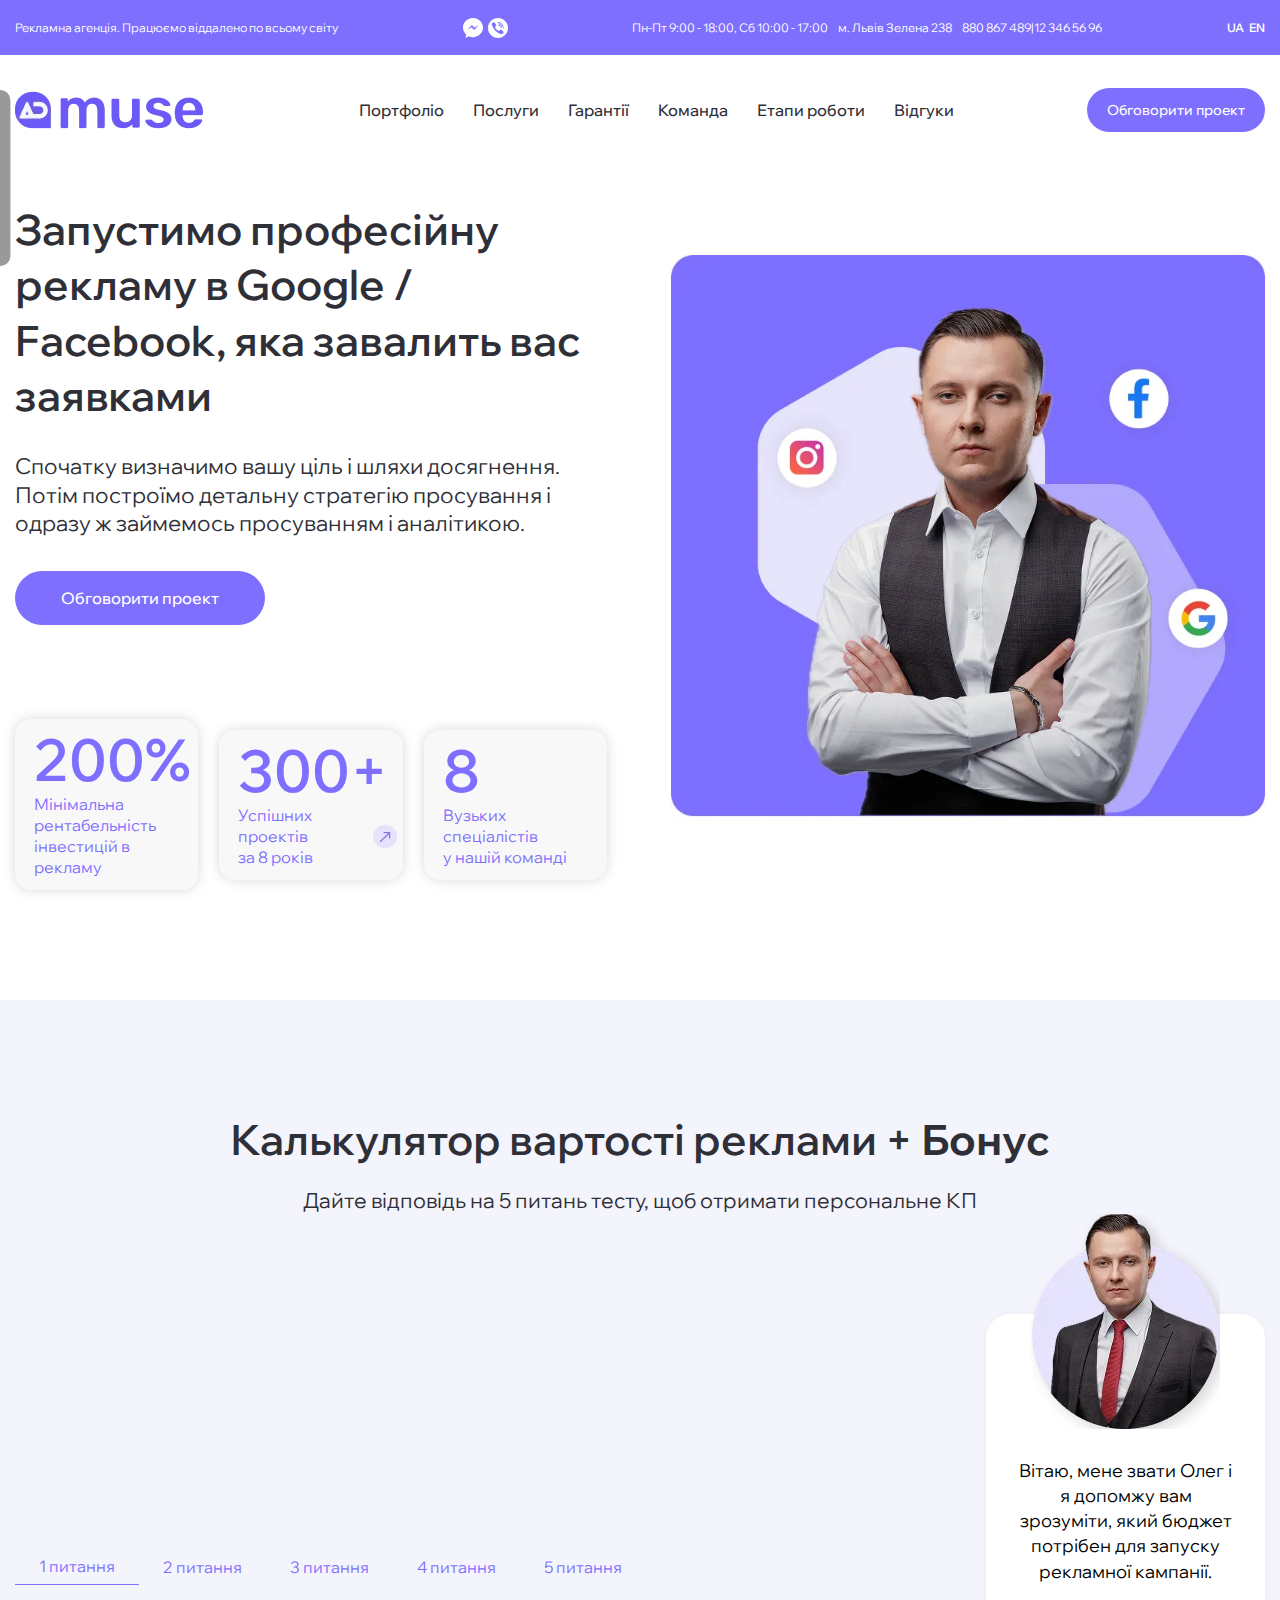
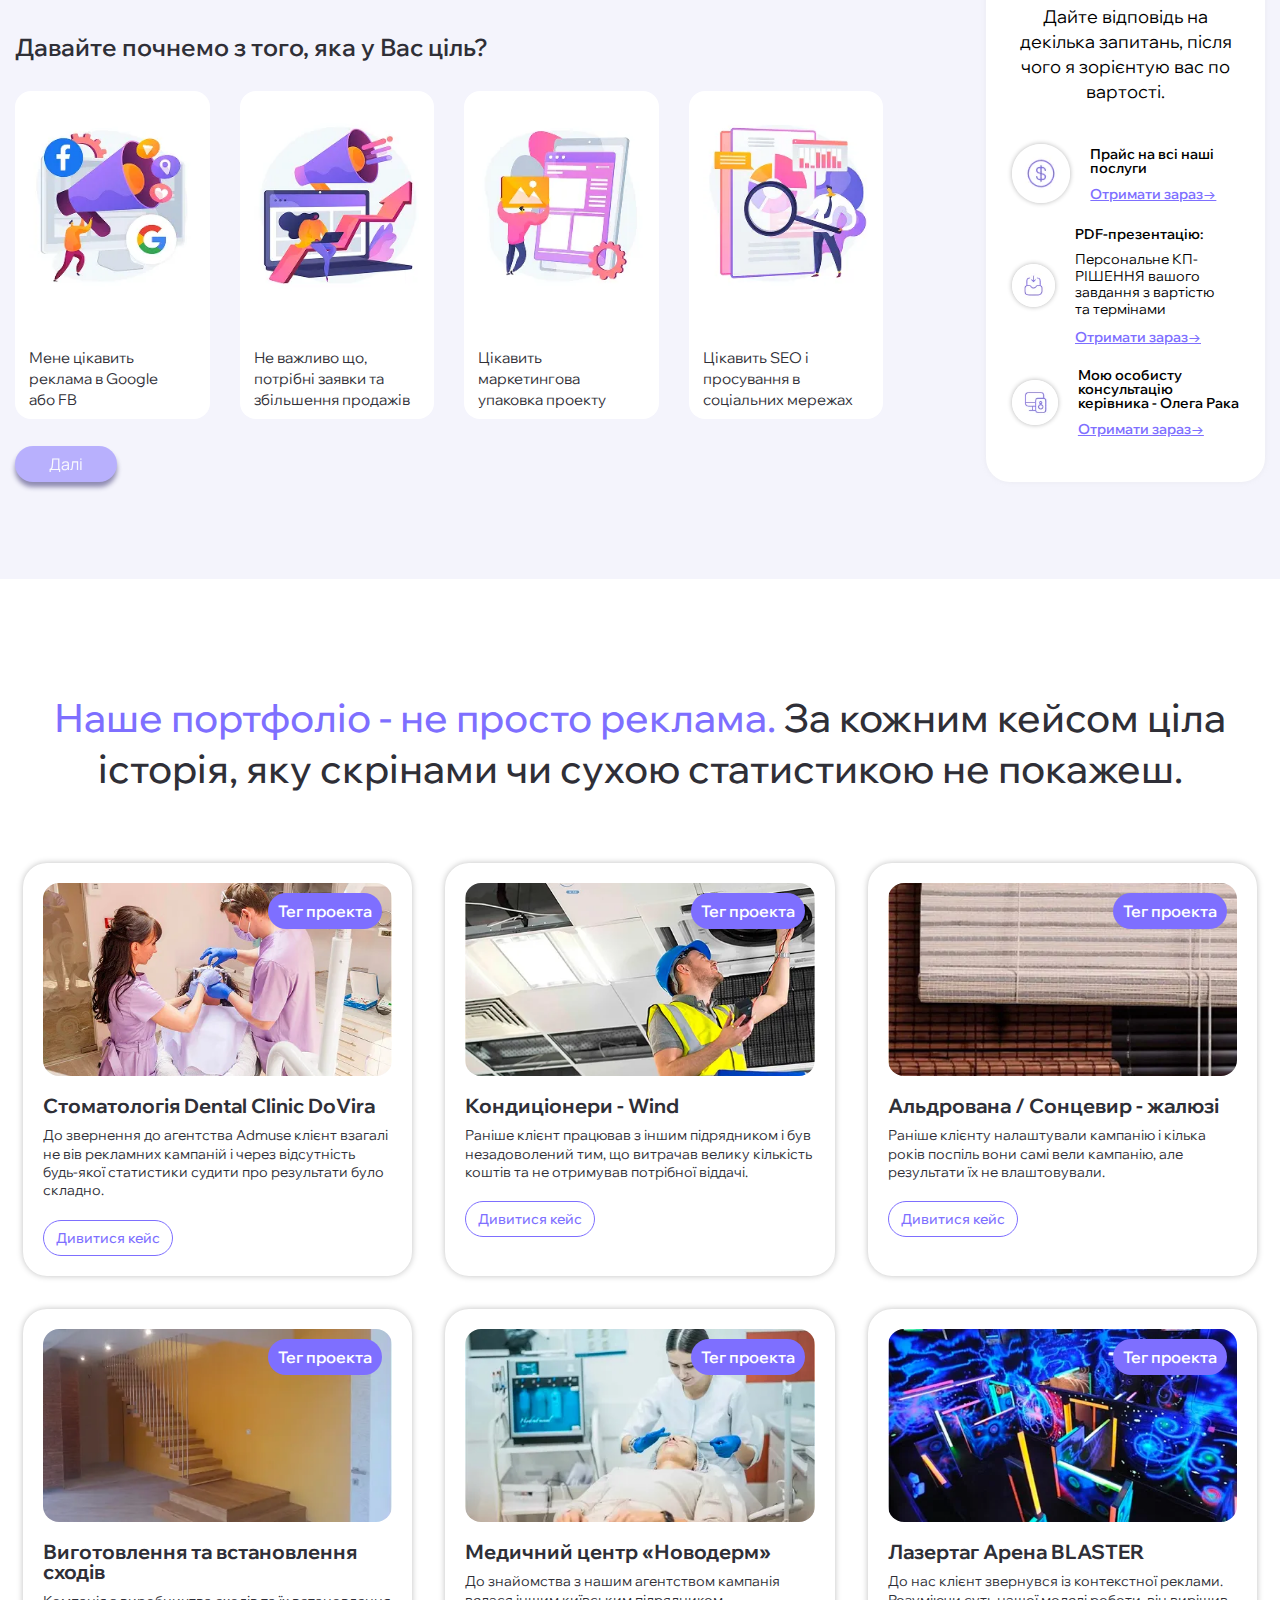
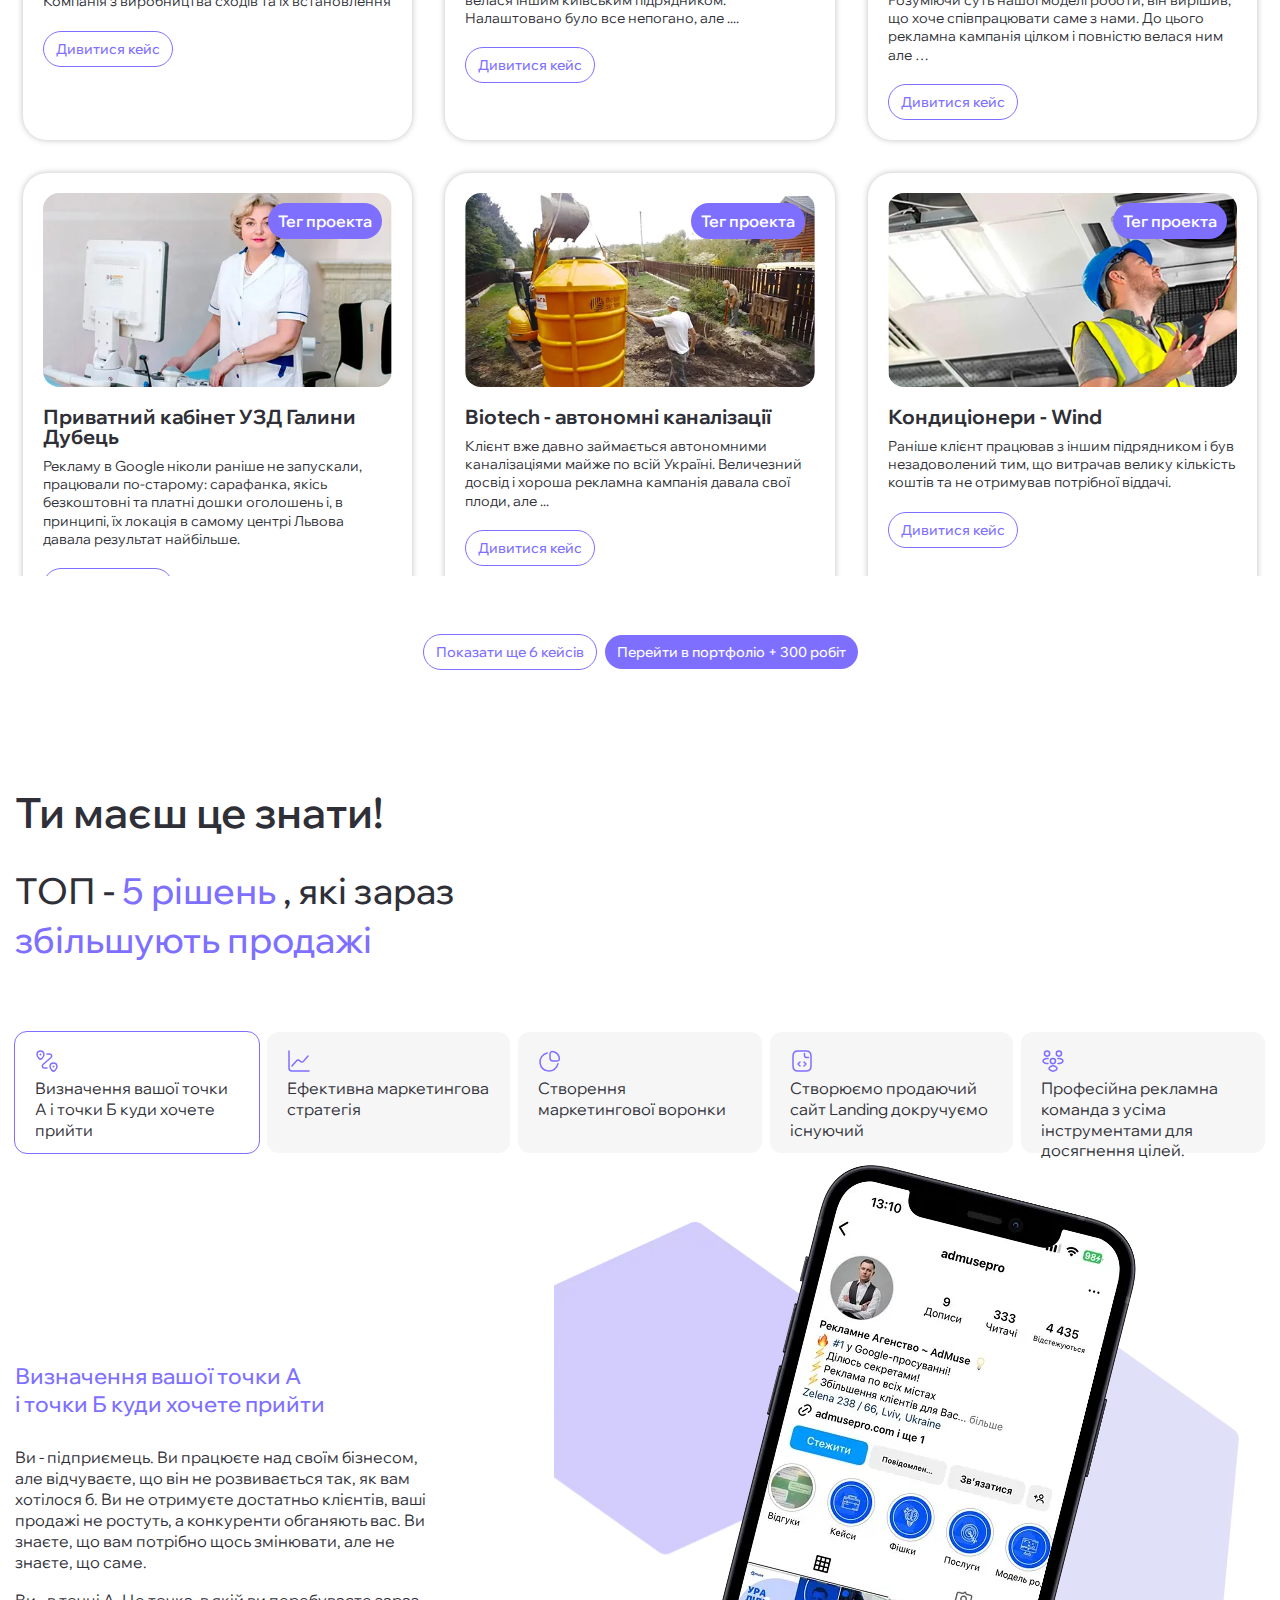
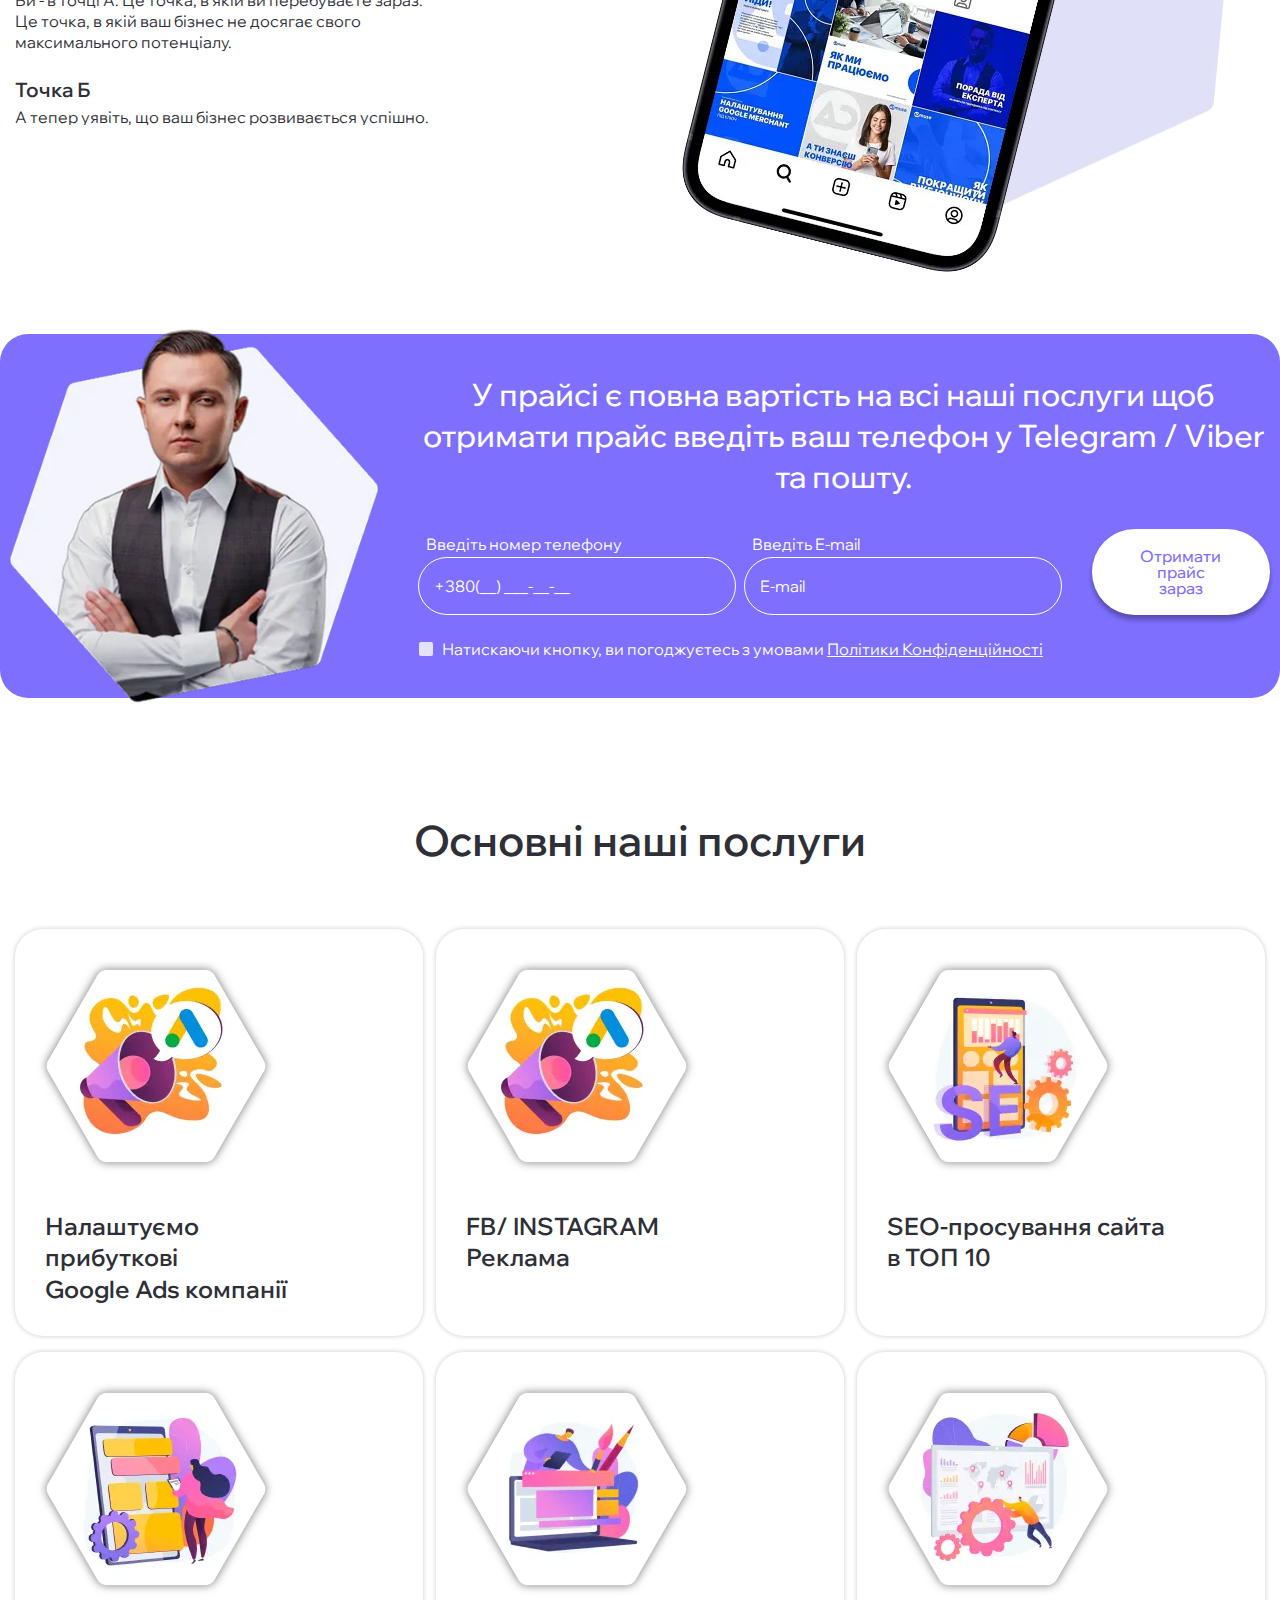
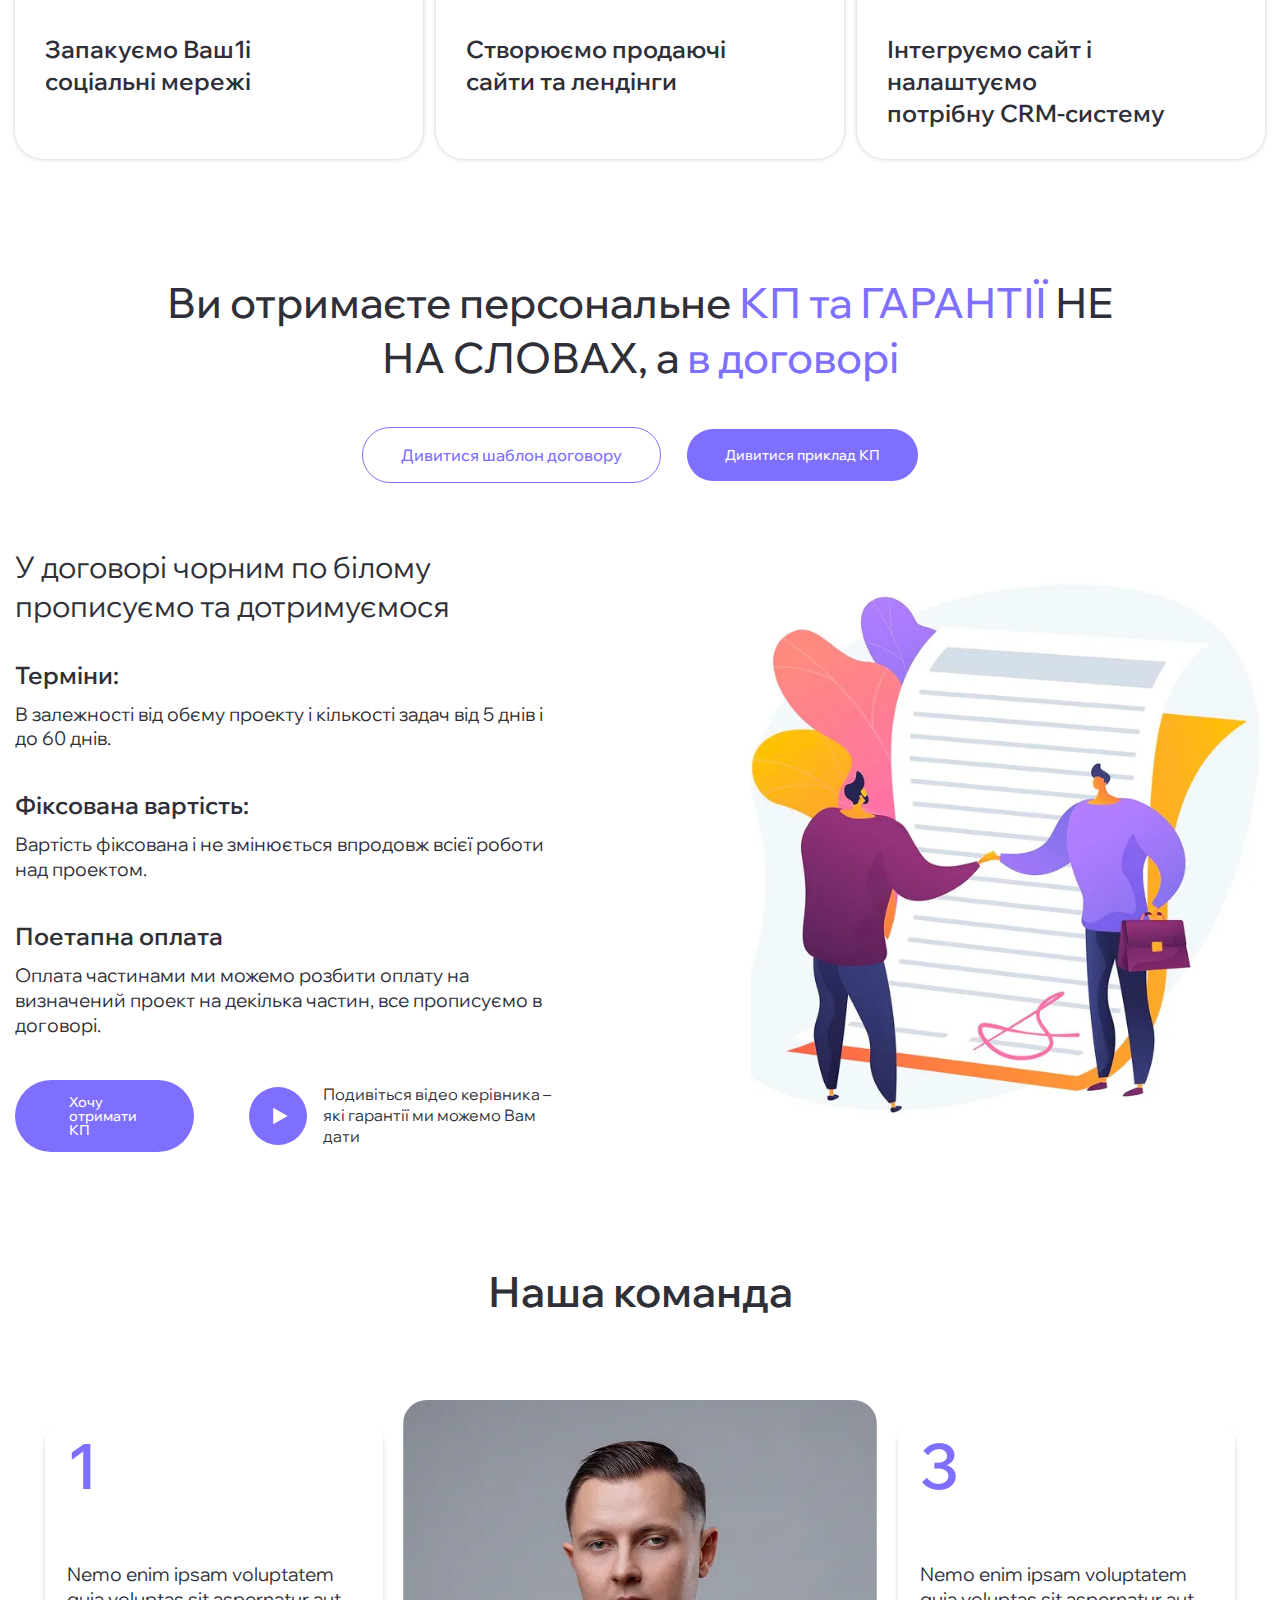
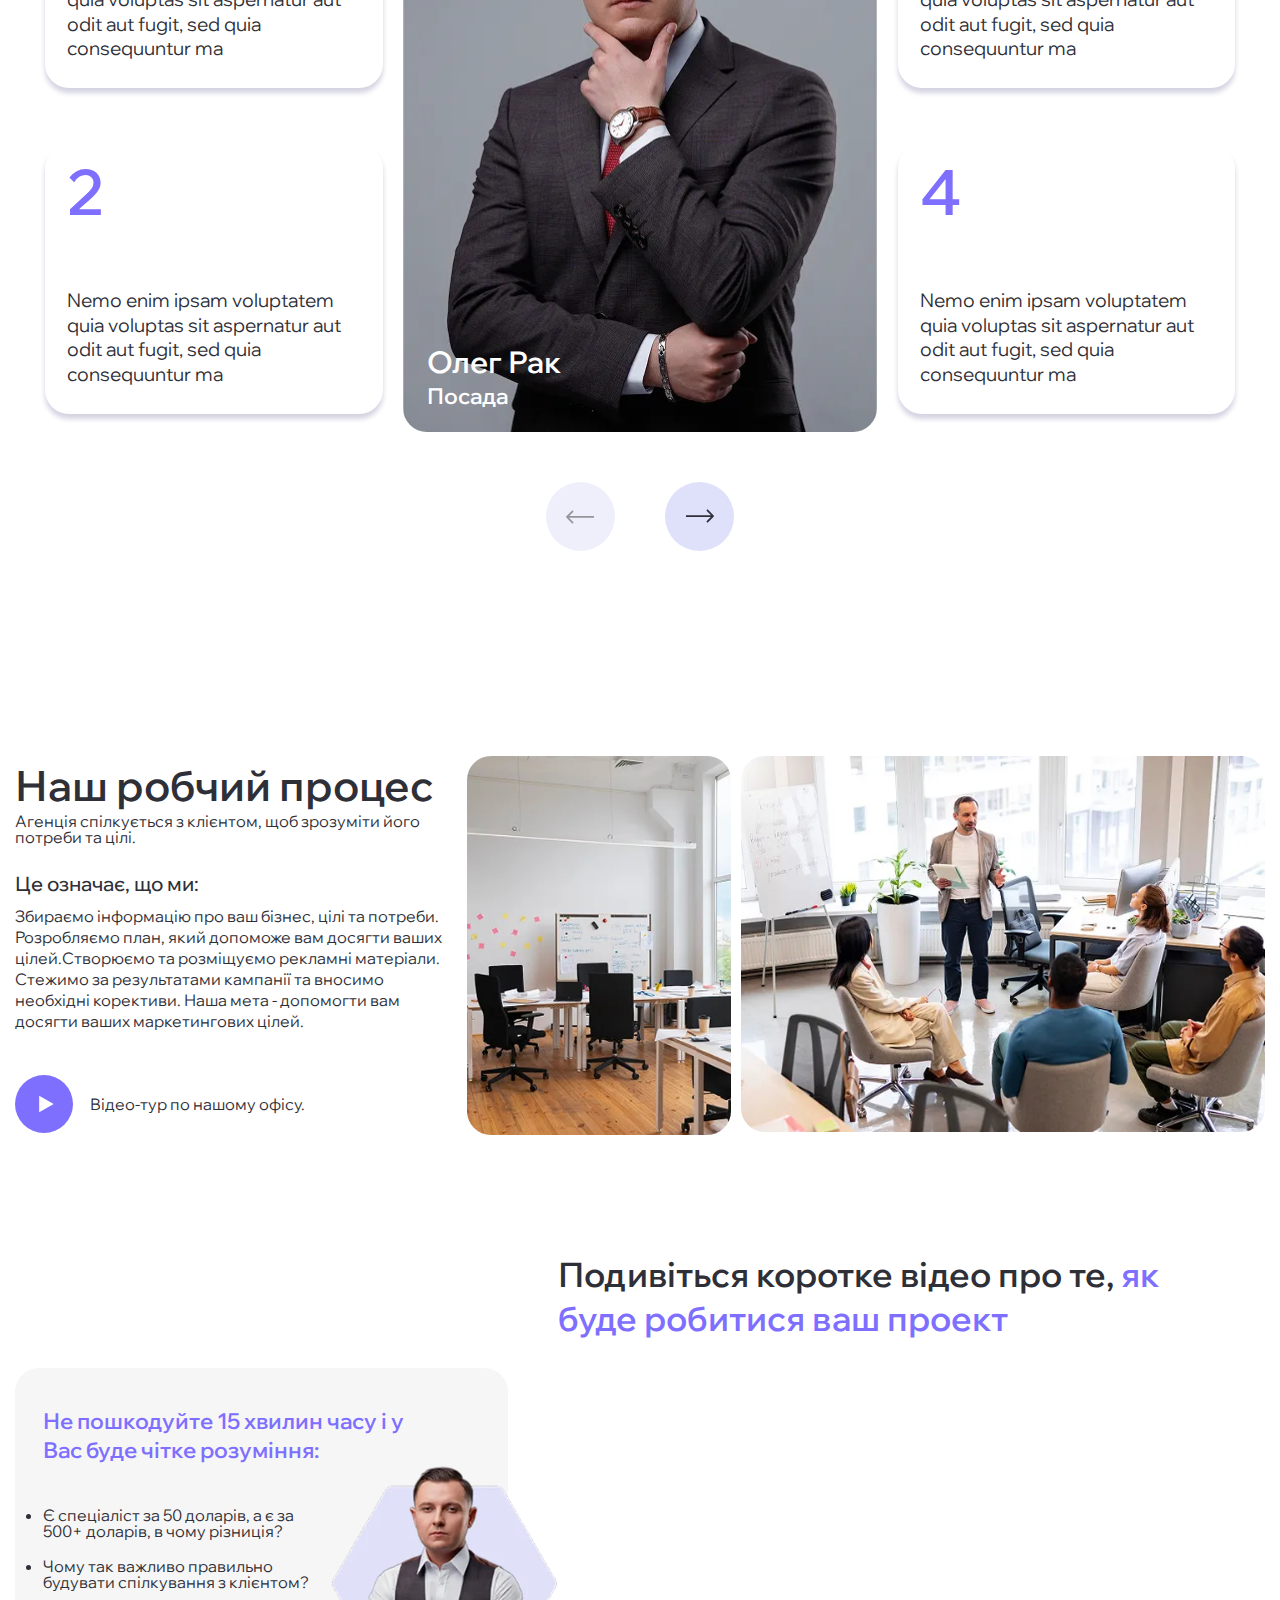
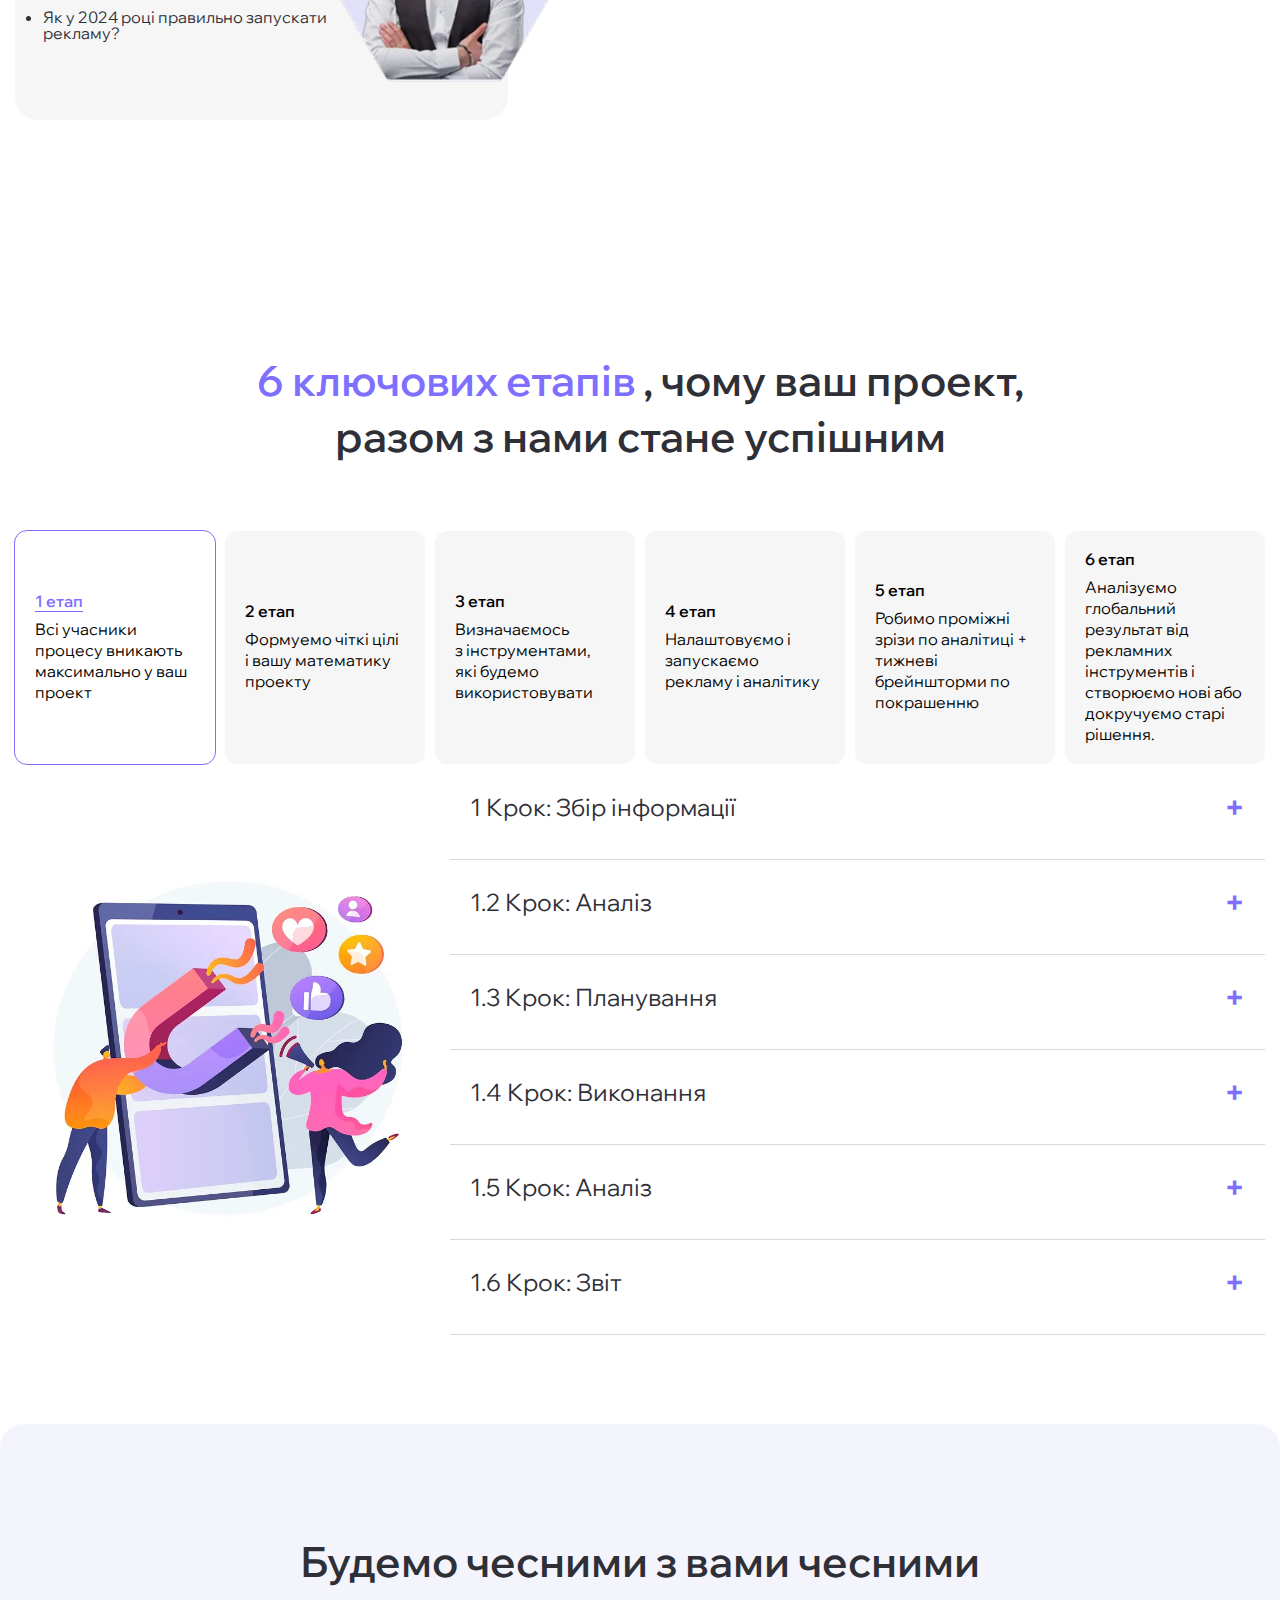
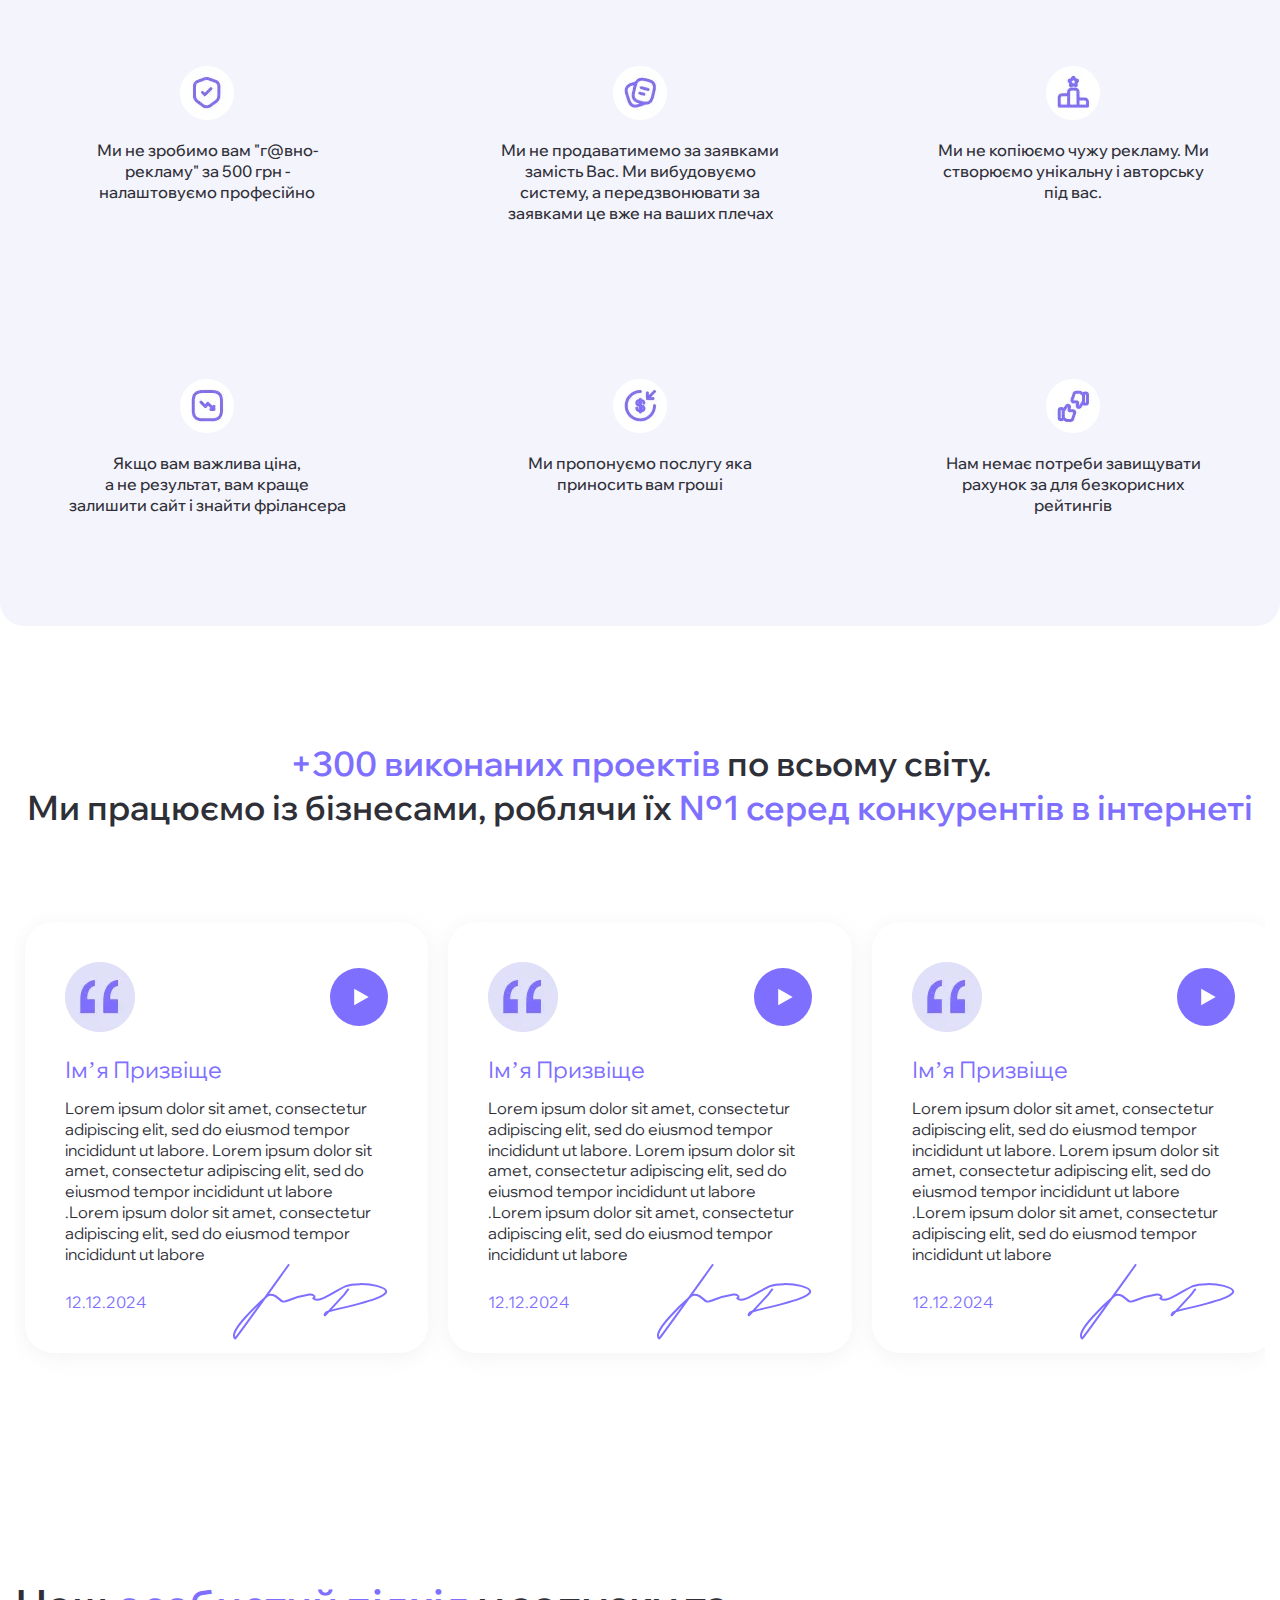
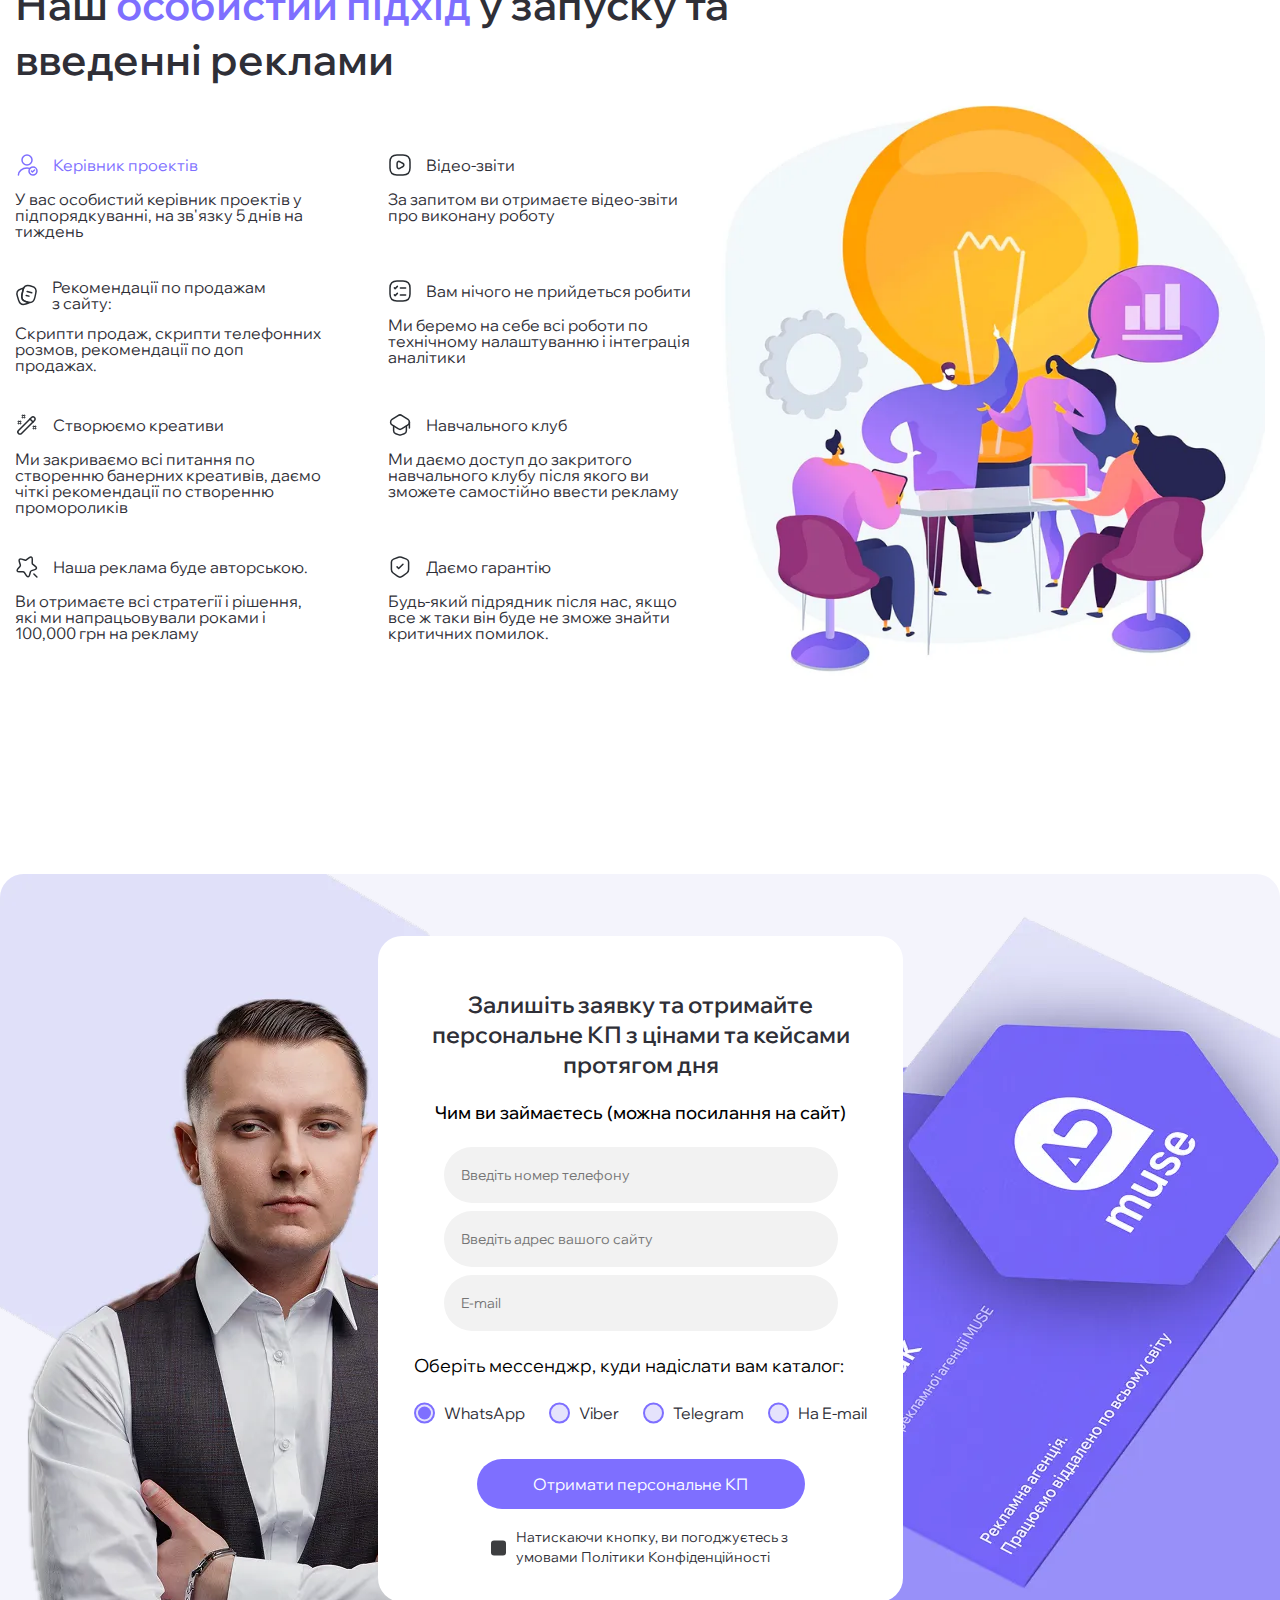
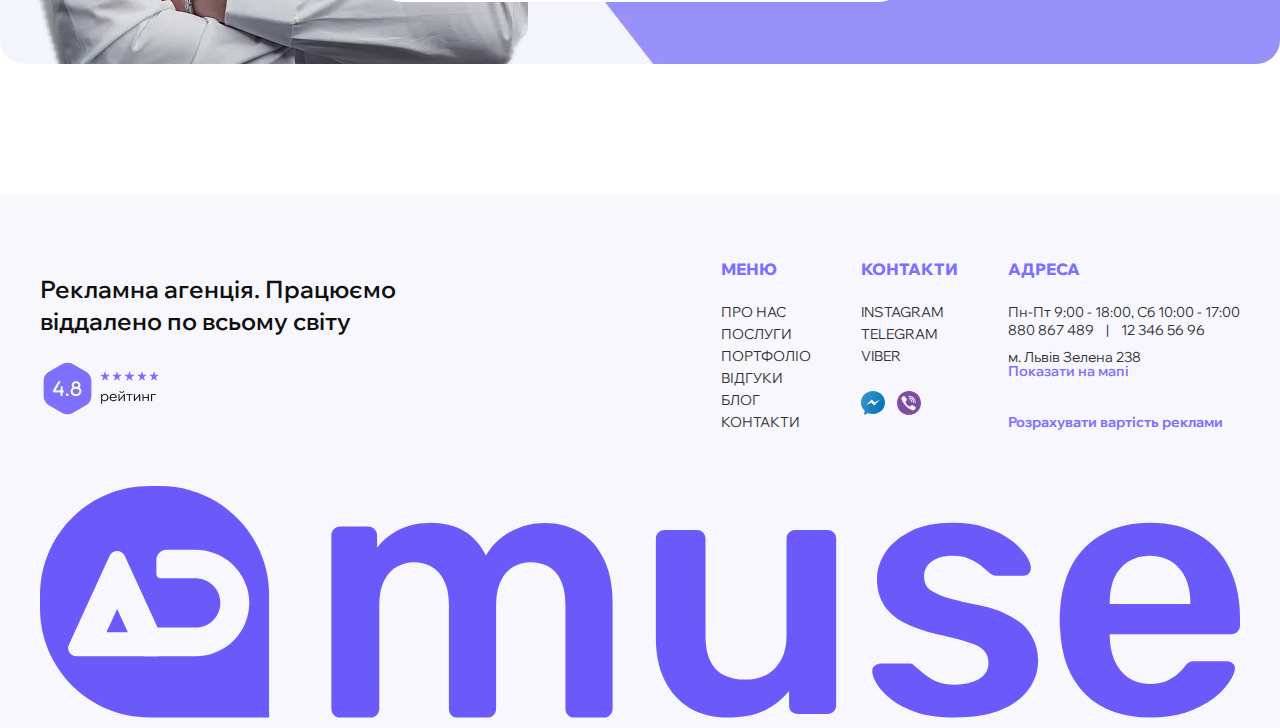
<file: index.html>
<!doctype html>
<html lang="uk">
	<head>
		<meta charset="UTF-8">
		<meta name="viewport" content="width=device-width, initial-scale=1.0">
		<link rel="preload" href="./assets/fonts/helvetica_regular.woff2" as="font" type="font/woff2" crossorigin="anonymous">
		<link rel="shortcut icon" href="assets/img/favicon.ico">
		<title>Home Page</title>
		<script type="module" crossorigin="" src="./js/app.min.js?v=1754390729339"></script>
		<script type="module" crossorigin="" src="./js/showmore.min.js?v=1754390729339"></script>
		<script type="module" crossorigin="" src="./js/slider.min.js?v=1754390729339"></script>
		<link rel="stylesheet" crossorigin="" href="./css/app.min.css?v=1754390729339">
		<link rel="stylesheet" crossorigin="" href="./css/showmore.min.css?v=1754390729339">
		<link rel="stylesheet" crossorigin="" href="./css/slider.min.css?v=1754390729339">
	</head>
	<body>
		<div class="wrapper">
			<header data-fls-header="" class="header">
				<div class="header__top">
					<div class="header__top-wrapper">
						<div class="header__mark">
							<div class="header__score">4.8</div>
							<div class="header__stars">
								<img src="./assets/img/icons/star.svg" alt="*">
								<img src="./assets/img/icons/star.svg" alt="*">
								<img src="./assets/img/icons/star.svg" alt="*">
								<img src="./assets/img/icons/star.svg" alt="*">
								<img src="./assets/img/icons/star.svg" alt="*">
							</div>
						</div>
						<div class="header__desc">Рекламна агенція. Працюємо віддалено по всьому світу</div>
						<div class="header__social">
							<a href="#" class="header__link">
								<img src="./assets/img/icons/fbm.svg" alt="Facebook Messenger">
							</a>
							<a href="#" class="header__link">
								<img src="./assets/img/icons/vb.svg" alt="Viber">
							</a>
						</div>
						<div class="header__info">
							<div class="header__time">Пн-Пт 9:00 - 18:00, Сб 10:00 - 17:00</div>
							<div class="header__locate">м. Львів Зелена 238</div>
							<div class="header__call">
								<a href="tel:880867489">880 867 489</a>
								<a href="tel:12 346 56 96">12 346 56 96</a>
							</div>
						</div>
						<div class="header__langs">
							<a href="#" class="header__lang">UA</a>
							<a href="#" class="header__lang">EN</a>
						</div>
					</div>
				</div>
				<div class="header__container">
					<div class="header__bottom">
						<a href="#" class="header__logo">
							<picture>
								<img alt="AdMuse" src="./assets/img/logo.webp">
							</picture>
						</a>
						<a href="#" class="header__logo-mob">
							<img src="./assets/img/logo-mob.svg" alt="AdMuse">
						</a>
						<div class="header__menu menu">
							<div class="menu__btn">
								<button type="button" data-fls-menu="" class="menu__icon icon-menu">
									<span></span>
								</button>
							</div>
							<nav class="menu__body">
								<ul class="menu__list">
									<li class="menu__item">
										<a href="#" class="menu__link">Портфоліо</a>
									</li>
									<li class="menu__item">
										<a href="#" class="menu__link">Послуги</a>
									</li>
									<li class="menu__item">
										<a href="#" class="menu__link">Гарантії</a>
									</li>
									<li class="menu__item">
										<a href="#" class="menu__link">Koманда</a>
									</li>
									<li class="menu__item">
										<a href="#" class="menu__link">Етапи роботи</a>
									</li>
									<li class="menu__item">
										<a href="#" class="menu__link">Відгуки</a>
									</li>
								</ul>
								<div class="menu__langs">
									<a href="#" class="mob-menu__lang">UA</a>
									<a href="#" class="mob-menu__lang">RU</a>
									<a href="#" class="mob-menu__lang">EN</a>
								</div>
								<div class="menu__mob mob-menu">
									<div class="mob-menu__info">
										<div class="mob-menu__time">Пн-Пт 9:00 - 18:00, Сб 10:00 - 17:00</div>
										<div class="mob-menu__loc">м. Львів Зелена 238</div>
										<div class="mob-menu__phone">
											<a href="tel:880 867 489">880 867 489</a>
											<a href="tel:12 346 56 96">12 346 56 96</a>
										</div>
									</div>
									<div class="mob-menu__row">
										<div class="mob-menu__mark">
											<div class="mob-menu__score">4.8</div>
											<div class="mob-menu__stars">
												<img src="./assets/img/icons/star.svg" alt="*">
												<img src="./assets/img/icons/star.svg" alt="*">
												<img src="./assets/img/icons/star.svg" alt="*">
												<img src="./assets/img/icons/star.svg" alt="*">
												<img src="./assets/img/icons/star.svg" alt="*">
											</div>
										</div>
										<div class="mob-menu__social">
											<a href="#" class="mob-menu__link">
												<img src="./assets/img/icons/fbm.svg" alt="Facebook Messenger">
											</a>
											<a href="#" class="mob-menu__link">
												<img src="./assets/img/icons/vb.svg" alt="Viber">
											</a>
										</div>
									</div>
									<div class="mob-menu__desc">Рекламна агенція. Працюємо віддалено по всьому світу</div>
								</div>
							</nav>
						</div>
						<!--
<fetch url="@components/layout/menu/menu.json">
<each loop='item in response'>
</each>
</fetch>
-->
						<a href="#" class="header__button btn-primary">Обговорити проект</a>
					</div>
				</div>
			</header>
			<main class="page">
				<section class="page__hero hero">
					<div class="hero__container">
						<div class="hero__content">
							<h1 class="hero__title title">Запустимо професійну рекламу в Google / Facebook, яка завалить вас заявками</h1>
							<div class="hero__text">
								Спочатку визначимо вашу ціль і шляхи досягнення. Потім построїмо детальну стратегію просування і
                    одразу ж займемось просуванням і аналітикою.
							</div>
							<a href="#" class="hero__btn btn-page">Обговорити проект</a>
							<div class="hero__results">
								<div class="hero__column">
									<h3 class="hero__result">200%</h3>
									<div class="hero__desc">Мінімальна рентабельність інвестицій в рекламу</div>
								</div>
								<div class="hero__column">
									<h3 class="hero__result">300+</h3>
									<div class="hero__desc">
										Успішних проектів за 8 років
										<a class="hero_arr" href="#">
											<picture>
												<img alt="Go" src="./assets/img/homepage/main/arr.webp">
											</picture>
										</a>
									</div>
								</div>
								<div class="hero__column">
									<h3 class="hero__result">8</h3>
									<div class="hero__desc">Вузьких спеціалістів у нашій команді</div>
								</div>
							</div>
						</div>
						<div class="hero__img">
							<picture>
								<source media="(max-width: 600px)" srcset="./assets/img/homepage/main/img-600.webp" type="image/webp">
								<img alt="ADMUSE" src="./assets/img/homepage/main/img.webp">
							</picture>
						</div>
					</div>
				</section>
				<section class="page__calc calc">
					<div class="calc__container">
						<h2 class="calc__title title">
							Калькулятор вартості реклами +
							<span>Бонус</span>
						</h2>
						<div class="calc__subtitle">Дайте відповідь на 5 питань тесту, щоб отримати персональне КП</div>
						<div class="calc__content">
							<form action="#" class="calc__quiz quiz" id="quiz-form">
								<div class="quiz__asks">
									<div class="quiz__ask ask-1 act">1 питання</div>
									<div class="quiz__ask ask-2">2 питання</div>
									<div class="quiz__ask ask-3">3 питання</div>
									<div class="quiz__ask ask-4">4 питання</div>
									<div class="quiz__ask ask-5">5 питання</div>
								</div>
								<div class="quiz__steps">
									<div class="quiz__step quiz__step-1">
										<h3 class="quiz__title">Давайте почнемо з того, яка у Вас ціль?</h3>
										<div class="quiz__row">
											<label class="quiz__var">
												<input type="radio" name="goal" value="Мене цікавить реклама в Google або FB" class="quiz__input">
												<picture>
													<img alt="Image" src="./assets/img/homepage/calc/quiz/1/01.webp">
												</picture>
												Мене цікавить реклама в Google або FB
											</label>
											<label class="quiz__var">
												<input type="radio" name="goal" value="Не важливо що, потрібні заявки та збільшення продажів" class="quiz__input">
												<picture>
													<img alt="Image" src="./assets/img/homepage/calc/quiz/1/02.webp">
												</picture>
												Не важливо що, потрібні заявки та збільшення продажів
											</label>
											<label class="quiz__var">
												<input type="radio" name="goal" value="Цікавить маркетингова упаковка проекту" class="quiz__input">
												<picture>
													<img alt="Image" src="./assets/img/homepage/calc/quiz/1/03.webp">
												</picture>
												Цікавить маркетингова упаковка проекту
											</label>
											<label class="quiz__var">
												<input type="radio" name="goal" value="Цікавить SEO і просування в соціальних мережах" class="quiz__input">
												<picture>
													<img alt="Image" src="./assets/img/homepage/calc/quiz/1/04.webp">
												</picture>
												Цікавить SEO і просування в соціальних мережах
											</label>
										</div>
									</div>
									<div class="quiz__step quiz__step-2">
										<h3 class="quiz__title">Чи маєте Ви досвід?</h3>
										<div class="quiz__row">
											<label class="quiz__var">
												<input type="radio" name="xp" value="Так" class="quiz__input">
												<picture>
													<img alt="Image" src="./assets/img/homepage/calc/quiz/2/01.webp">
												</picture>
												В мене вже є рекламна
                                    компанія, але хочу краще.
											</label>
											<label class="quiz__var">
												<input type="radio" name="xp" value="Ні" class="quiz__input">
												<picture>
													<img alt="Image" src="./assets/img/homepage/calc/quiz/2/02.webp">
												</picture>
												Я ще не запускався раніше, потрібно з 0
											</label>
										</div>
									</div>
									<div class="quiz__step quiz__step-3">
										<h3 class="quiz__title">Якого роду у вас бізнес, щоб розуміти яке рішення вам потрібно?</h3>
										<input type="text" placeholder="Введіть сферу вашого бізнесу" required name="business" class="quiz__business">
										<div class="quiz__row">
											<label class="quiz__var">
												<input type="radio" name="type" value="Послуги" class="quiz__input">
												<picture>
													<img alt="Image" src="./assets/img/homepage/calc/quiz/3/01.webp">
												</picture>
												Послуги
											</label>
											<label class="quiz__var">
												<input type="radio" name="type" value="Продаж варіантів" class="quiz__input">
												<picture>
													<img alt="Image" src="./assets/img/homepage/calc/quiz/3/02.webp">
												</picture>
												Продаж варіантів
											</label>
											<label class="quiz__var">
												<input type="radio" name="type" value="Інше" class="quiz__input">
												<picture>
													<img alt="Image" src="./assets/img/homepage/calc/quiz/3/03.webp">
												</picture>
												Інше
											</label>
										</div>
									</div>
									<div class="quiz__step quiz__step-4">
										<h3 class="quiz__title">Чи потрібна Вам персональна консультація і аналіз вашого проекту?</h3>
										<div class="quiz__row-radio">
											<label class="quiz__var-radio">
												<input type="radio" name="personal" value="Так" class="quiz__input-radio">
												<span>Так, мені цікаво</span>
											</label>
											<label class="quiz__var-radio">
												<input type="radio" name="personal" value="Ні" class="quiz__input-radio">
												<span>Ні, я готовий починати одразу</span>
											</label>
											<label class="quiz__var-radio">
												<input type="radio" name="personal" value="думаю" class="quiz__input-radio">
												<span>Я ще думаю</span>
											</label>
										</div>
									</div>
									<div class="quiz__step quiz__step-5">
										<h3 class="quiz__title">Виберіть, що вам потрібно додатково, і ми включимо це у вартість</h3>
										<div class="quiz__row-check">
											<label class="quiz__var-check">
												<input type="checkbox" name="services[]" value="Реклама в Яндекс.Директ" class="quiz__input-check">
												Реклама в Яндекс.Директ
											</label>
											<label class="quiz__var-check">
												<input type="checkbox" name="services[]" value="Під ключ з наповненням сайту" class="quiz__input-check">
												Під ключ з наповненням сайту
											</label>
											<label class="quiz__var-check">
												<input type="checkbox" name="services[]" value="Реклама в Google Ads" class="quiz__input-check">
												Реклама в Google Ads
											</label>
											<label class="quiz__var-check">
												<input type="checkbox" name="services[]" value="Інтеграція сайту з CRM (Amo / Bitrix24)" class="quiz__input-check">
												Інтеграція сайту з CRM (Amo / Bitrix24)
											</label>
											<label class="quiz__var-check">
												<input type="checkbox" name="services[]" value="Розробка маркетинг-киту" class="quiz__input-check">
												Розробка маркетинг-киту
											</label>
											<label class="quiz__var-check">
												<input type="checkbox" name="services[]" value="Інтеграція заявок у Telegram" class="quiz__input-check">
												Інтеграція заявок у Telegram
											</label>
											<label class="quiz__var-check">
												<input type="checkbox" name="services[]" value="Розробка продаючого КП" class="quiz__input-check">
												Розробка продаючого КП
											</label>
											<label class="quiz__var-check">
												<input type="checkbox" name="services[]" value="Упаковка соціальних мереж" class="quiz__input-check">
												Упаковка соціальних мереж
											</label>
											<label class="quiz__var-check">
												<input type="checkbox" name="services[]" value="Розробка продаючого прайсу" class="quiz__input-check">
												Розробка продаючого прайсу
											</label>
											<label class="quiz__var-check">
												<input type="checkbox" name="services[]" value="Таргетована реклама (Instagram та ін.)" class="quiz__input-check">
												Таргетована реклама (Instagram та ін.)
											</label>
											<label class="quiz__var-check">
												<input type="checkbox" name="services[]" value="Сайт на CMS" class="quiz__input-check">
												Сайт на CMS
											</label>
											<label class="quiz__var-check">
												<input type="checkbox" name="services[]" value="Реклама на YouTube" class="quiz__input-check">
												Реклама на YouTube
											</label>
											<label class="quiz__var-check">
												<input type="checkbox" name="services[]" value="Квіз (тест-опитувальник)" class="quiz__input-check">
												Квіз (тест-опитувальник)
											</label>
											<label class="quiz__var-check">
												<input type="checkbox" name="services[]" value="Лід-магніт" class="quiz__input-check">
												Лід-магніт
											</label>
											<label class="quiz__var-check">
												<input type="checkbox" name="services[]" value="Інші поліграфічні матеріали" class="quiz__input-check">
												Інші поліграфічні матеріали
											</label>
											<label class="quiz__var-check">
												<input type="checkbox" name="services[]" value="Ще не визначився" class="quiz__input-check">
												<span>Ще не визначився</span>
											</label>
										</div>
									</div>
									<div class="quiz__step-6">
										<div class="quiz__final">
											<div class="quiz__cnt">
												<h3 class="quiz__final-title">Дякуємо за відповіді</h3>
												<h4 class="quiz__final-subtitle">Напишіть свої контакти, куди ми можемо надіслати подарунки</h4>
												<label class="quiz__item-inp">
													<span>Введіть номер телефону</span>
													<input type="tel" name="tel" placeholder="+380(__) ___-__-__" required class="quiz__inp">
												</label>
												<label class="quiz__item-inp">
													<span>Введіть E-mail</span>
													<input type="mail" name="mail" required class="quiz__inp">
												</label>
												<label class="quiz__item-agree">
													<input required type="radio" name="agree" class="quiz__item-agree_inp">
													Натискаючи кнопку, ви погоджуєтесь з умовами Політики Конфіденційності
												</label>
												<button type="submit" class="quiz__item-button">Надіслати дані</button>
											</div>
											<div class="quiz__item-img">
												<picture>
													<img alt="Final" src="./assets/img/homepage/calc/quiz/final.webp">
												</picture>
											</div>
										</div>
									</div>
								</div>
								<button type="button" disabled class="quiz__next">Далі</button>
							</form>
							<div class="calc__info info-calc">
								<div class="info-calc__img">
									<picture>
										<img alt="Oleh" src="./assets/img/homepage/calc/oleh.webp">
									</picture>
								</div>
								<div class="info-calc__text">
									<p>
										Вітаю, мене звати Олег і я допомжу вам зрозуміти, який бюджет потрібен для запуску рекламної
                            кампанії.
									</p>
									<p>Дайте відповідь на декілька запитань, після чого я зорієнтую вас по вартості.</p>
								</div>
								<div class="info-calc__get">
									<div class="info-calc__item">
										<div class="info-calc__icon">
											<picture>
												<img alt="Price" src="./assets/img/homepage/calc/price.webp">
											</picture>
										</div>
										<div class="info-calc__labling">
											<h3 class="info-calc__heading">Прайс на всі наші послуги</h3>
											<a href="#" class="info-calc__btn">Отримати зараз→</a>
										</div>
									</div>
									<div class="info-calc__item">
										<div class="info-calc__icon">
											<picture>
												<img alt="PDF" src="./assets/img/homepage/calc/pdf.webp">
											</picture>
										</div>
										<div class="info-calc__labling">
											<h3 class="info-calc__heading">PDF-презентацію:</h3>
											<div class="info-calc__subheading">Персональне КП-РІШЕННЯ вашого завдання з вартістю та термінами</div>
											<a href="#" class="info-calc__btn">Отримати зараз→</a>
										</div>
									</div>
									<div class="info-calc__item">
										<div class="info-calc__icon">
											<picture>
												<img alt="Price" src="./assets/img/homepage/calc/consul.webp">
											</picture>
										</div>
										<div class="info-calc__labling">
											<h3 class="info-calc__heading">Мою особисту консультацію керівника - Олега Рака</h3>
											<a href="#" class="info-calc__btn">Отримати зараз→</a>
										</div>
									</div>
								</div>
							</div>
						</div>
					</div>
				</section>
				<section class="page__small-portfolio portfolio-small">
					<div class="portfolio-small__container">
						<h2 class="portfolio-small__title title">
							<span>Наше портфоліо - не просто реклама.</span>
							За кожним кейсом ціла історія, яку скрінами чи сухою
                статистикою не покажеш.
						</h2>
						<div data-fls-showmore="items" class="portfolio-small__cases">
							<div data-fls-showmore-content="3" class="portfolio-small__row portfolio__row">
								<div class="portfolio__column">
									<div class="portfolio__item item-portfolio">
										<div class="item-portfolio__img">
											<picture>
												<img alt="01" src="./assets/img/blog/01.webp">
											</picture>
											<div class="item-portfolio__tags">
												<div class="item-portfolio__tag">Тег проекта</div>
											</div>
										</div>
										<h3 class="item-portfolio__title">Стоматологія Dental Clinic DoVira</h3>
										<div class="item-portfolio__description">
											До звернення до агентства Admuse клієнт взагалі не вів рекламних кампаній і через
                                відсутність будь-якої статистики судити про результати було складно.
										</div>
										<a href="#" class="item-portfolio__btn">Дивитися кейс</a>
									</div>
								</div>
								<div class="portfolio__column">
									<div class="portfolio__item item-portfolio">
										<div class="item-portfolio__img">
											<picture>
												<img alt="02" src="./assets/img/homepage/portfolio-small/02.webp">
											</picture>
											<div class="item-portfolio__tags">
												<div class="item-portfolio__tag">Тег проекта</div>
											</div>
										</div>
										<h3 class="item-portfolio__title">Кондиціонери - Wind</h3>
										<div class="item-portfolio__description">
											Раніше клієнт працював з іншим підрядником і був незадоволений тим, що витрачав велику
                                кількість коштів та не отримував потрібної віддачі.
										</div>
										<a href="#" class="item-portfolio__btn">Дивитися кейс</a>
									</div>
								</div>
								<div class="portfolio__column">
									<div class="portfolio__item item-portfolio">
										<div class="item-portfolio__img">
											<picture>
												<img alt="03" src="./assets/img/blog/03.webp">
											</picture>
											<div class="item-portfolio__tags">
												<div class="item-portfolio__tag">Тег проекта</div>
											</div>
										</div>
										<h3 class="item-portfolio__title">Альдрована / Сонцевир - жалюзі</h3>
										<div class="item-portfolio__description">
											Раніше клієнту налаштували кампанію і кілька років поспіль вони самі вели кампанію, але
                                результати їх не влаштовували.
										</div>
										<a href="#" class="item-portfolio__btn">Дивитися кейс</a>
									</div>
								</div>
								<div class="portfolio__column">
									<div class="portfolio__item item-portfolio">
										<div class="item-portfolio__img">
											<picture>
												<img alt="04" src="./assets/img/blog/04.webp">
											</picture>
											<div class="item-portfolio__tags">
												<div class="item-portfolio__tag">Тег проекта</div>
											</div>
										</div>
										<h3 class="item-portfolio__title">Виготовлення та встановлення сходів</h3>
										<div class="item-portfolio__description">Компанія з виробництва сходів та їх встановлення</div>
										<a href="#" class="item-portfolio__btn">Дивитися кейс</a>
									</div>
								</div>
								<div class="portfolio__column">
									<div class="portfolio__item item-portfolio">
										<div class="item-portfolio__img">
											<picture>
												<img alt="05" src="./assets/img/homepage/portfolio-small/05.webp">
											</picture>
											<div class="item-portfolio__tags">
												<div class="item-portfolio__tag">Тег проекта</div>
											</div>
										</div>
										<h3 class="item-portfolio__title">Медичний центр «Новодерм»</h3>
										<div class="item-portfolio__description">
											До знайомства з нашим агентством кампанія велася іншим київським підрядником.
                                Налаштовано було все непогано, але ....
										</div>
										<a href="#" class="item-portfolio__btn">Дивитися кейс</a>
									</div>
								</div>
								<div class="portfolio__column">
									<div class="portfolio__item item-portfolio">
										<div class="item-portfolio__img">
											<picture>
												<img alt="06" src="./assets/img/homepage/portfolio-small/06.webp">
											</picture>
											<div class="item-portfolio__tags">
												<div class="item-portfolio__tag">Тег проекта</div>
											</div>
										</div>
										<h3 class="item-portfolio__title">Лазертаг Арена BLASTER</h3>
										<div class="item-portfolio__description">
											До нас клієнт звернувся із контекстної реклами. Розуміючи суть нашої моделі роботи, він
                                вирішив, що хоче співпрацювати саме з нами. До цього рекламна кампанія цілком і повністю
                                велася ним але …
										</div>
										<a href="#" class="item-portfolio__btn">Дивитися кейс</a>
									</div>
								</div>
								<div class="portfolio__column">
									<div class="portfolio__item item-portfolio">
										<div class="item-portfolio__img">
											<picture>
												<img alt="07" src="./assets/img/blog/07.webp">
											</picture>
											<div class="item-portfolio__tags">
												<div class="item-portfolio__tag">Тег проекта</div>
											</div>
										</div>
										<h3 class="item-portfolio__title">Приватний кабінет УЗД Галини Дубець</h3>
										<div class="item-portfolio__description">
											Рекламу в Google ніколи раніше не запускали, працювали по-старому: сарафанка, якісь
                                безкоштовні та платні дошки оголошень і, в принципі, їх локація в самому центрі Львова
                                давала результат найбільше.
										</div>
										<a href="#" class="item-portfolio__btn">Дивитися кейс</a>
									</div>
								</div>
								<div class="portfolio__column">
									<div class="portfolio__item item-portfolio">
										<div class="item-portfolio__img">
											<picture>
												<img alt="08" src="./assets/img/homepage/portfolio-small/08.webp">
											</picture>
											<div class="item-portfolio__tags">
												<div class="item-portfolio__tag">Тег проекта</div>
											</div>
										</div>
										<h3 class="item-portfolio__title">Biotech - автономні каналізації</h3>
										<div class="item-portfolio__description">
											Клієнт вже давно займається автономними каналізаціями майже по всій Україні. Величезний
                                досвід і хороша рекламна кампанія давала свої плоди, але ...
										</div>
										<a href="#" class="item-portfolio__btn">Дивитися кейс</a>
									</div>
								</div>
								<div class="portfolio__column">
									<div class="portfolio__item item-portfolio">
										<div class="item-portfolio__img">
											<picture>
												<img alt="09" src="./assets/img/homepage/portfolio-small/09.webp">
											</picture>
											<div class="item-portfolio__tags">
												<div class="item-portfolio__tag">Тег проекта</div>
											</div>
										</div>
										<h3 class="item-portfolio__title">Кондиціонери - Wind</h3>
										<div class="item-portfolio__description">
											Раніше клієнт працював з іншим підрядником і був незадоволений тим, що витрачав велику
                                кількість коштів та не отримував потрібної віддачі.
										</div>
										<a href="#" class="item-portfolio__btn">Дивитися кейс</a>
									</div>
								</div>
								<div class="portfolio__column">
									<div class="portfolio__item item-portfolio">
										<div class="item-portfolio__img">
											<picture>
												<img alt="01" src="./assets/img/blog/01.webp">
											</picture>
											<div class="item-portfolio__tags">
												<div class="item-portfolio__tag">Тег проекта</div>
											</div>
										</div>
										<h3 class="item-portfolio__title">Стоматологія Dental Clinic DoVira</h3>
										<div class="item-portfolio__description">
											До звернення до агентства Admuse клієнт взагалі не вів рекламних кампаній і через
                                відсутність будь-якої статистики судити про результати було складно.
										</div>
										<a href="#" class="item-portfolio__btn">Дивитися кейс</a>
									</div>
								</div>
								<div class="portfolio__column">
									<div class="portfolio__item item-portfolio">
										<div class="item-portfolio__img">
											<picture>
												<img alt="01" src="./assets/img/blog/01.webp">
											</picture>
											<div class="item-portfolio__tags">
												<div class="item-portfolio__tag">Тег проекта</div>
											</div>
										</div>
										<h3 class="item-portfolio__title">Стоматологія Dental Clinic DoVira</h3>
										<div class="item-portfolio__description">
											До звернення до агентства Admuse клієнт взагалі не вів рекламних кампаній і через
                                відсутність будь-якої статистики судити про результати було складно.
										</div>
										<a href="#" class="item-portfolio__btn">Дивитися кейс</a>
									</div>
								</div>
								<div class="portfolio__column">
									<div class="portfolio__item item-portfolio">
										<div class="item-portfolio__img">
											<picture>
												<img alt="01" src="./assets/img/blog/01.webp">
											</picture>
											<div class="item-portfolio__tags">
												<div class="item-portfolio__tag">Тег проекта</div>
											</div>
										</div>
										<h3 class="item-portfolio__title">Стоматологія Dental Clinic DoVira</h3>
										<div class="item-portfolio__description">
											До звернення до агентства Admuse клієнт взагалі не вів рекламних кампаній і через
                                відсутність будь-якої статистики судити про результати було складно.
										</div>
										<a href="#" class="item-portfolio__btn">Дивитися кейс</a>
									</div>
								</div>
								<div class="portfolio__column">
									<div class="portfolio__item item-portfolio">
										<div class="item-portfolio__img">
											<picture>
												<img alt="01" src="./assets/img/blog/01.webp">
											</picture>
											<div class="item-portfolio__tags">
												<div class="item-portfolio__tag">Тег проекта</div>
											</div>
										</div>
										<h3 class="item-portfolio__title">Стоматологія Dental Clinic DoVira</h3>
										<div class="item-portfolio__description">
											До звернення до агентства Admuse клієнт взагалі не вів рекламних кампаній і через
                                відсутність будь-якої статистики судити про результати було складно.
										</div>
										<a href="#" class="item-portfolio__btn">Дивитися кейс</a>
									</div>
								</div>
								<div class="portfolio__column">
									<div class="portfolio__item item-portfolio">
										<div class="item-portfolio__img">
											<picture>
												<img alt="01" src="./assets/img/blog/01.webp">
											</picture>
											<div class="item-portfolio__tags">
												<div class="item-portfolio__tag">Тег проекта</div>
											</div>
										</div>
										<h3 class="item-portfolio__title">Стоматологія Dental Clinic DoVira</h3>
										<div class="item-portfolio__description">
											До звернення до агентства Admuse клієнт взагалі не вів рекламних кампаній і через
                                відсутність будь-якої статистики судити про результати було складно.
										</div>
										<a href="#" class="item-portfolio__btn">Дивитися кейс</a>
									</div>
								</div>
								<div class="portfolio__column">
									<div class="portfolio__item item-portfolio">
										<div class="item-portfolio__img">
											<picture>
												<img alt="01" src="./assets/img/blog/01.webp">
											</picture>
											<div class="item-portfolio__tags">
												<div class="item-portfolio__tag">Тег проекта</div>
											</div>
										</div>
										<h3 class="item-portfolio__title">Стоматологія Dental Clinic DoVira</h3>
										<div class="item-portfolio__description">
											До звернення до агентства Admuse клієнт взагалі не вів рекламних кампаній і через
                                відсутність будь-якої статистики судити про результати було складно.
										</div>
										<a href="#" class="item-portfolio__btn">Дивитися кейс</a>
									</div>
								</div>
							</div>
							<div class="portfolio-small__btns">
								<button hidden data-fls-showmore-button="" type="button" class="portfolio-small__more">
									<span>Показати ще 6 кейсів</span>
									<span>Сховати</span>
								</button>
								<a href="#" class="portfolio-small__button">Перейти в портфоліо + 300 робіт</a>
							</div>
						</div>
					</div>
				</section>
				<section class="page__decissions decissions">
					<div class="decissions__container">
						<h2 class="decissions__label title">Ти маєш це знати!</h2>
						<h3 class="decissions__subtitle">
							ТОП -
							<span>5 рішень</span>
							, які зараз
							<span>збільшують продажі</span>
						</h3>
						<div data-fls-tabs="" class="decissions__tabs">
							<nav data-fls-tabs-titles="" class="decissions__navigation">
								<button type="button" class="decissions__title --tab-active">
									<img src="./assets/img/homepage/decissions/routing.svg" alt="routing">
									Визначення вашої точки А і точки Б куди хочете прийти
								</button>
								<button type="button" class="decissions__title">
									<img src="./assets/img/homepage/decissions/diagram.svg" alt="diagram">
									Ефективна маркетингова стратегія
								</button>
								<button type="button" class="decissions__title">
									<img src="./assets/img/homepage/decissions/graph.svg" alt="graph">
									Створення маркетингової воронки
								</button>
								<button type="button" class="decissions__title">
									<img src="./assets/img/homepage/decissions/doc.svg" alt="doc">
									Створюємо продаючий сайт Landing докручуємо існуючий
								</button>
								<button type="button" class="decissions__title">
									<img src="./assets/img/homepage/decissions/people.svg" alt="people">
									Професійна рекламна команда з усіма інструментами для досягнення цілей.
								</button>
							</nav>
							<div data-fls-tabs-body="" class="decissions__content">
								<div class="decissions__body">
									<div class="decissions__item item-decissions">
										<div class="item-decissions__content">
											<h4 class="item-decissions__title">Визначення вашої точки А і точки Б куди хочете прийти</h4>
											<div class="item-decissions__text">
												<p>
													Ви - підприємець. Ви працюєте над своїм бізнесом, але відчуваєте, що він не
                                        розвивається так, як вам хотілося б. Ви не отримуєте достатньо клієнтів, ваші
                                        продажі не ростуть, а конкуренти обганяють вас. Ви знаєте, що вам потрібно щось
                                        змінювати, але не знаєте, що саме.
												</p>
												<p>
													Ви - в точці А. Це точка, в якій ви перебуваєте зараз. Це точка, в якій ваш
                                        бізнес не досягає свого максимального потенціалу.
												</p>
											</div>
											<h4 class="item-decissions__label">Точка Б</h4>
											<div class="item-decissions__text">
												<p>
													А тепер уявіть, що ваш бізнес розвивається успішно. Ви отримуєте багато
                                        клієнтів, ваші продажі зростають, а ви обганяєте своїх конкурентів. Ви
                                        задоволені своїм бізнесом і своїм життям.
												</p>
												<p>
													А тепер уявіть, що ваш бізнес розвивається успішно. Ви отримуєте багато
                                        клієнтів, ваші продажі зростають, а ви обганяєте своїх конкурентів. Ви
                                        задоволені своїм бізнесом і своїм життям.
												</p>
												<p>
													А тепер уявіть, що ваш бізнес розвивається успішно. Ви отримуєте багато
                                        клієнтів, ваші продажі зростають, а ви обганяєте своїх конкурентів. Ви
                                        задоволені своїм бізнесом і своїм життям.
												</p>
												<p>
													А тепер уявіть, що ваш бізнес розвивається успішно. Ви отримуєте багато
                                        клієнтів, ваші продажі зростають, а ви обганяєте своїх конкурентів. Ви
                                        задоволені своїм бізнесом і своїм життям.
												</p>
											</div>
										</div>
										<div class="item-decissions__image">
											<picture>
												<img alt="01" src="./assets/img/homepage/decissions/tabs/01.webp">
											</picture>
										</div>
									</div>
								</div>
								<div class="decissions__body">
									<div class="decissions__item item-decissions">
										<div class="item-decissions__content">
											<h4 class="item-decissions__title">Визначення вашої точки А і точки Б куди хочете прийти</h4>
											<div class="item-decissions__text">
												<p>
													Ви - підприємець. Ви працюєте над своїм бізнесом, але відчуваєте, що він не
                                        розвивається так, як вам хотілося б. Ви не отримуєте достатньо клієнтів, ваші
                                        продажі не ростуть, а конкуренти обганяють вас. Ви знаєте, що вам потрібно щось
                                        змінювати, але не знаєте, що саме.
												</p>
												<p>
													Ви - в точці А. Це точка, в якій ви перебуваєте зараз. Це точка, в якій ваш
                                        бізнес не досягає свого максимального потенціалу.
												</p>
											</div>
											<h4 class="item-decissions__label">Точка Б</h4>
											<div class="item-decissions__text">
												<p>
													А тепер уявіть, що ваш бізнес розвивається успішно. Ви отримуєте багато
                                        клієнтів, ваші продажі зростають, а ви обганяєте своїх конкурентів. Ви
                                        задоволені своїм бізнесом і своїм життям.
												</p>
												<p>
													А тепер уявіть, що ваш бізнес розвивається успішно. Ви отримуєте багато
                                        клієнтів, ваші продажі зростають, а ви обганяєте своїх конкурентів. Ви
                                        задоволені своїм бізнесом і своїм життям.
												</p>
												<p>
													А тепер уявіть, що ваш бізнес розвивається успішно. Ви отримуєте багато
                                        клієнтів, ваші продажі зростають, а ви обганяєте своїх конкурентів. Ви
                                        задоволені своїм бізнесом і своїм життям.
												</p>
												<p>
													А тепер уявіть, що ваш бізнес розвивається успішно. Ви отримуєте багато
                                        клієнтів, ваші продажі зростають, а ви обганяєте своїх конкурентів. Ви
                                        задоволені своїм бізнесом і своїм життям.
												</p>
											</div>
										</div>
										<div class="item-decissions__image">
											<picture>
												<img alt="01" src="./assets/img/homepage/decissions/tabs/01.webp">
											</picture>
										</div>
									</div>
								</div>
								<div class="decissions__body">
									<div class="decissions__item item-decissions">
										<div class="item-decissions__content">
											<h4 class="item-decissions__title">Визначення вашої точки А і точки Б куди хочете прийти</h4>
											<div class="item-decissions__text">
												<p>
													Ви - підприємець. Ви працюєте над своїм бізнесом, але відчуваєте, що він не
                                        розвивається так, як вам хотілося б. Ви не отримуєте достатньо клієнтів, ваші
                                        продажі не ростуть, а конкуренти обганяють вас. Ви знаєте, що вам потрібно щось
                                        змінювати, але не знаєте, що саме.
												</p>
												<p>
													Ви - в точці А. Це точка, в якій ви перебуваєте зараз. Це точка, в якій ваш
                                        бізнес не досягає свого максимального потенціалу.
												</p>
											</div>
											<h4 class="item-decissions__label">Точка Б</h4>
											<div class="item-decissions__text">
												<p>
													А тепер уявіть, що ваш бізнес розвивається успішно. Ви отримуєте багато
                                        клієнтів, ваші продажі зростають, а ви обганяєте своїх конкурентів. Ви
                                        задоволені своїм бізнесом і своїм життям.
												</p>
												<p>
													А тепер уявіть, що ваш бізнес розвивається успішно. Ви отримуєте багато
                                        клієнтів, ваші продажі зростають, а ви обганяєте своїх конкурентів. Ви
                                        задоволені своїм бізнесом і своїм життям.
												</p>
												<p>
													А тепер уявіть, що ваш бізнес розвивається успішно. Ви отримуєте багато
                                        клієнтів, ваші продажі зростають, а ви обганяєте своїх конкурентів. Ви
                                        задоволені своїм бізнесом і своїм життям.
												</p>
												<p>
													А тепер уявіть, що ваш бізнес розвивається успішно. Ви отримуєте багато
                                        клієнтів, ваші продажі зростають, а ви обганяєте своїх конкурентів. Ви
                                        задоволені своїм бізнесом і своїм життям.
												</p>
											</div>
										</div>
										<div class="item-decissions__image">
											<picture>
												<img alt="01" src="./assets/img/homepage/decissions/tabs/01.webp">
											</picture>
										</div>
									</div>
								</div>
								<div class="decissions__body">
									<div class="decissions__item item-decissions">
										<div class="item-decissions__content">
											<h4 class="item-decissions__title">Визначення вашої точки А і точки Б куди хочете прийти</h4>
											<div class="item-decissions__text">
												<p>
													Ви - підприємець. Ви працюєте над своїм бізнесом, але відчуваєте, що він не
                                        розвивається так, як вам хотілося б. Ви не отримуєте достатньо клієнтів, ваші
                                        продажі не ростуть, а конкуренти обганяють вас. Ви знаєте, що вам потрібно щось
                                        змінювати, але не знаєте, що саме.
												</p>
												<p>
													Ви - в точці А. Це точка, в якій ви перебуваєте зараз. Це точка, в якій ваш
                                        бізнес не досягає свого максимального потенціалу.
												</p>
											</div>
											<h4 class="item-decissions__label">Точка Б</h4>
											<div class="item-decissions__text">
												<p>
													А тепер уявіть, що ваш бізнес розвивається успішно. Ви отримуєте багато
                                        клієнтів, ваші продажі зростають, а ви обганяєте своїх конкурентів. Ви
                                        задоволені своїм бізнесом і своїм життям.
												</p>
												<p>
													А тепер уявіть, що ваш бізнес розвивається успішно. Ви отримуєте багато
                                        клієнтів, ваші продажі зростають, а ви обганяєте своїх конкурентів. Ви
                                        задоволені своїм бізнесом і своїм життям.
												</p>
												<p>
													А тепер уявіть, що ваш бізнес розвивається успішно. Ви отримуєте багато
                                        клієнтів, ваші продажі зростають, а ви обганяєте своїх конкурентів. Ви
                                        задоволені своїм бізнесом і своїм життям.
												</p>
												<p>
													А тепер уявіть, що ваш бізнес розвивається успішно. Ви отримуєте багато
                                        клієнтів, ваші продажі зростають, а ви обганяєте своїх конкурентів. Ви
                                        задоволені своїм бізнесом і своїм життям.
												</p>
											</div>
										</div>
										<div class="item-decissions__image">
											<picture>
												<img alt="01" src="./assets/img/homepage/decissions/tabs/01.webp">
											</picture>
										</div>
									</div>
								</div>
								<div class="decissions__body">
									<div class="decissions__item item-decissions">
										<div class="item-decissions__content">
											<h4 class="item-decissions__title">Визначення вашої точки А і точки Б куди хочете прийти</h4>
											<div class="item-decissions__text">
												<p>
													Ви - підприємець. Ви працюєте над своїм бізнесом, але відчуваєте, що він не
                                        розвивається так, як вам хотілося б. Ви не отримуєте достатньо клієнтів, ваші
                                        продажі не ростуть, а конкуренти обганяють вас. Ви знаєте, що вам потрібно щось
                                        змінювати, але не знаєте, що саме.
												</p>
												<p>
													Ви - в точці А. Це точка, в якій ви перебуваєте зараз. Це точка, в якій ваш
                                        бізнес не досягає свого максимального потенціалу.
												</p>
											</div>
											<h4 class="item-decissions__label">Точка Б</h4>
											<div class="item-decissions__text">
												<p>
													А тепер уявіть, що ваш бізнес розвивається успішно. Ви отримуєте багато
                                        клієнтів, ваші продажі зростають, а ви обганяєте своїх конкурентів. Ви
                                        задоволені своїм бізнесом і своїм життям.
												</p>
												<p>
													А тепер уявіть, що ваш бізнес розвивається успішно. Ви отримуєте багато
                                        клієнтів, ваші продажі зростають, а ви обганяєте своїх конкурентів. Ви
                                        задоволені своїм бізнесом і своїм життям.
												</p>
												<p>
													А тепер уявіть, що ваш бізнес розвивається успішно. Ви отримуєте багато
                                        клієнтів, ваші продажі зростають, а ви обганяєте своїх конкурентів. Ви
                                        задоволені своїм бізнесом і своїм життям.
												</p>
												<p>
													А тепер уявіть, що ваш бізнес розвивається успішно. Ви отримуєте багато
                                        клієнтів, ваші продажі зростають, а ви обганяєте своїх конкурентів. Ви
                                        задоволені своїм бізнесом і своїм життям.
												</p>
											</div>
										</div>
										<div class="item-decissions__image">
											<picture>
												<img alt="01" src="./assets/img/homepage/decissions/tabs/01.webp">
											</picture>
										</div>
									</div>
								</div>
							</div>
						</div>
					</div>
				</section>
				<section class="banner">
					<div class="banner__container">
						<div class="banner__img">
							<picture>
								<img alt="Олег Рак" src="./assets/img/homepage/banner/oleh.webp">
							</picture>
						</div>
						<div class="banner__content">
							<h2 class="banner__title">
								У прайсі є повна вартість на всі наші послуги щоб отримати прайс введіть ваш телефон у Telegram /
                    Viber та пошту.
							</h2>
							<form action="#" method="post" class="banner__form form-banner">
								<div class="form-banner__top">
									<div class="form-banner__inputs">
										<label class="form-banner__label">
											<span>Введіть номер телефону</span>
											<input type="tel" name="tel" required placeholder="+380(__) ___-__-__" class="form-banner__input">
										</label>
										<label class="form-banner__label">
											<span>Введіть E-mail</span>
											<input type="email" required name="email" placeholder="E-mail" class="form-banner__input">
										</label>
									</div>
									<button data-fls-button="" type="submit" class="form-banner__button">Отримати прайс зараз</button>
								</div>
								<label class="form-banner__radio">
									<div>
										<input required type="radio" name="agree" class="form-banner__agree">
										Натискаючи кнопку, ви погоджуєтесь з умовами
										<a href="#">Політики Конфіденційності</a>
									</div>
								</label>
							</form>
						</div>
					</div>
				</section>
				<section class="page__services services">
					<div class="services__container">
						<h2 class="services__title title">Основні наші послуги</h2>
						<div class="services__row">
							<div class="services__column">
								<div class="services__img">
									<picture>
										<img alt="Image" src="./assets/img/homepage/services/01.webp">
									</picture>
								</div>
								<h3 class="services__label">
									Налаштуємо прибуткові
									<br>
									Google Ads компанії
								</h3>
							</div>
							<div class="services__column">
								<div class="services__img">
									<picture>
										<img alt="Image" src="./assets/img/homepage/services/01.webp">
									</picture>
								</div>
								<h3 class="services__label">
									FB/ INSTAGRAM
									<br>
									Реклама
								</h3>
							</div>
							<div class="services__column">
								<div class="services__img">
									<picture>
										<img alt="Image" src="./assets/img/homepage/services/03.webp">
									</picture>
								</div>
								<h3 class="services__label">
									SEO-просування сайта
									<br>
									в ТОП 10
								</h3>
							</div>
							<div class="services__column">
								<div class="services__img">
									<picture>
										<img alt="Image" src="./assets/img/homepage/services/04.webp">
									</picture>
								</div>
								<h3 class="services__label">
									Запакуємо Ваш1і
									<br>
									соціальні мережі
								</h3>
							</div>
							<div class="services__column">
								<div class="services__img">
									<picture>
										<img alt="Image" src="./assets/img/homepage/services/05.webp">
									</picture>
								</div>
								<h3 class="services__label">
									Створюємо продаючі
									<br>
									сайти та лендінги
								</h3>
							</div>
							<div class="services__column">
								<div class="services__img">
									<picture>
										<img alt="Image" src="./assets/img/homepage/services/06.webp">
									</picture>
								</div>
								<h3 class="services__label">
									Інтегруємо сайт і налаштуємо
									<br>
									потрібну CRM-систему
								</h3>
							</div>
						</div>
					</div>
				</section>
				<section class="page__info info">
					<div class="info__container">
						<h2 class="info__title title">
							Ви отримаєте персональне
							<span>КП та ГАРАНТІЇ</span>
							НЕ НА СЛОВАХ, а
							<span>в договорі</span>
						</h2>
						<div class="info__buttons">
							<a href="#" class="info__btn btn-bd">Дивитися шаблон договору</a>
							<a href="#" class="info__btn btn-primary">Дивитися приклад КП</a>
						</div>
						<div class="info__wrapper">
							<div class="info__content">
								<h3 class="info__labling">У договорі чорним по білому прописуємо та дотримуємося</h3>
								<div class="info__info">
									<div class="info__item">
										<h3 class="info__heading">Терміни:</h3>
										<div class="info__text">В залежності від обєму проекту і кількості задач від 5 днів і до 60 днів.</div>
									</div>
									<div class="info__item">
										<h3 class="info__heading">Фіксована вартість:</h3>
										<div class="info__text">Вартість фіксована і не змінюється впродовж всієї роботи над проектом.</div>
									</div>
									<div class="info__item">
										<h3 class="info__heading">Поетапна оплата</h3>
										<div class="info__text">
											Оплата частинами ми можемо розбити оплату на визначений проект на декілька частин, все
                                прописуємо в договорі.
										</div>
									</div>
								</div>
								<div class="info__nav">
									<a href="#" class="info__kp btn-primary">Хочу отримати КП</a>
									<a href="#" class="info__video">
										<img src="./assets/img/icons/play.svg" alt="Play">
										Подивіться відео керівника – які гарантії ми можемо Вам дати
									</a>
								</div>
							</div>
							<div class="info__img">
								<picture>
									<source media="(max-width: 600px)" srcset="./assets/img/homepage/info/info-600.webp" type="image/webp">
									<img alt="Image" src="./assets/img/homepage/info/info.webp">
								</picture>
							</div>
						</div>
					</div>
				</section>
				<section class="page__team team">
					<div class="team__container">
						<h2 class="team__title title">Наша команда</h2>
						<div data-fls-slider="" class="team__slider swiper">
							<div class="team__wrapper swiper-wrapper">
								<div class="team__slide swiper-slide">
									<div class="team__column">
										<div class="team__count">1</div>
										<div class="team__text">
											Nemo enim ipsam voluptatem quia voluptas sit aspernatur aut odit aut fugit, sed quia
                                consequuntur ma
										</div>
									</div>
									<div class="team__img">
										<picture>
											<img alt="Image" src="./assets/img/homepage/team/oleh.webp">
										</picture>
										<div class="team__info">
											<div class="team__name">Олег Рак</div>
											<div class="team__role">Посада</div>
										</div>
									</div>
									<div class="team__column">
										<div class="team__count">2</div>
										<div class="team__text">
											Nemo enim ipsam voluptatem quia voluptas sit aspernatur aut odit aut fugit, sed quia
                                consequuntur ma
										</div>
									</div>
									<div class="team__column">
										<div class="team__count">3</div>
										<div class="team__text">
											Nemo enim ipsam voluptatem quia voluptas sit aspernatur aut odit aut fugit, sed quia
                                consequuntur ma
										</div>
									</div>
									<div class="team__column">
										<div class="team__count">4</div>
										<div class="team__text">
											Nemo enim ipsam voluptatem quia voluptas sit aspernatur aut odit aut fugit, sed quia
                                consequuntur ma
										</div>
									</div>
								</div>
								<div class="team__slide swiper-slide">
									<div class="team__column">
										<div class="team__count">1</div>
										<div class="team__text">
											Nemo enim ipsam voluptatem quia voluptas sit aspernatur aut odit aut fugit, sed quia
                                consequuntur ma
										</div>
									</div>
									<div class="team__img">
										<picture>
											<img alt="Image" src="./assets/img/homepage/team/oleh.webp">
										</picture>
										<div class="team__info">
											<div class="team__name">Олег Рак</div>
											<div class="team__role">Посада</div>
										</div>
									</div>
									<div class="team__column">
										<div class="team__count">2</div>
										<div class="team__text">
											Nemo enim ipsam voluptatem quia voluptas sit aspernatur aut odit aut fugit, sed quia
                                consequuntur ma
										</div>
									</div>
									<div class="team__column">
										<div class="team__count">3</div>
										<div class="team__text">
											Nemo enim ipsam voluptatem quia voluptas sit aspernatur aut odit aut fugit, sed quia
                                consequuntur ma
										</div>
									</div>
									<div class="team__column">
										<div class="team__count">4</div>
										<div class="team__text">
											Nemo enim ipsam voluptatem quia voluptas sit aspernatur aut odit aut fugit, sed quia
                                consequuntur ma
										</div>
									</div>
								</div>
								<div class="team__slide swiper-slide">
									<div class="team__column">
										<div class="team__count">1</div>
										<div class="team__text">
											Nemo enim ipsam voluptatem quia voluptas sit aspernatur aut odit aut fugit, sed quia
                                consequuntur ma
										</div>
									</div>
									<div class="team__img">
										<picture>
											<img alt="Image" src="./assets/img/homepage/team/oleh.webp">
										</picture>
										<div class="team__info">
											<div class="team__name">Олег Рак</div>
											<div class="team__role">Посада</div>
										</div>
									</div>
									<div class="team__column">
										<div class="team__count">2</div>
										<div class="team__text">
											Nemo enim ipsam voluptatem quia voluptas sit aspernatur aut odit aut fugit, sed quia
                                consequuntur ma
										</div>
									</div>
									<div class="team__column">
										<div class="team__count">3</div>
										<div class="team__text">
											Nemo enim ipsam voluptatem quia voluptas sit aspernatur aut odit aut fugit, sed quia
                                consequuntur ma
										</div>
									</div>
									<div class="team__column">
										<div class="team__count">4</div>
										<div class="team__text">
											Nemo enim ipsam voluptatem quia voluptas sit aspernatur aut odit aut fugit, sed quia
                                consequuntur ma
										</div>
									</div>
								</div>
							</div>
							<div class="team__nav">
								<button type="button" class="swiper-button-prev-team">
									<img src="./assets/img/icons/arrow.svg" alt="Назад">
								</button>
								<button type="button" class="swiper-button-next-team">
									<img src="./assets/img/icons/arrow.svg" alt="Вперед">
								</button>
							</div>
						</div>
					</div>
				</section>
				<section class="page__process process">
					<div class="process__container">
						<div class="process__content">
							<h2 class="process__title title">Наш робчий процес</h2>
							<div class="process__caption">Агенція спілкується з клієнтом, щоб зрозуміти його потреби та цілі.</div>
							<div class="process__label">Це означає, що ми:</div>
							<div class="process__text">
								Збираємо інформацію про ваш бізнес, цілі та потреби. Розробляємо план, який допоможе вам досягти
                    ваших цілей.Створюємо та розміщуємо рекламні матеріали. Стежимо за результатами кампанії та вносимо
                    необхідні корективи. Наша мета - допомогти вам досягти ваших маркетингових цілей.
							</div>
							<a href="#" class="process__watch">
								<img src="./assets/img/icons/play.svg" alt="Дивитись">
								Відео-тур по нашому офісу.
							</a>
						</div>
						<div class="process__imgs">
							<div class="process__img">
								<picture>
									<img alt="Image" src="./assets/img/homepage/process/01.webp">
								</picture>
							</div>
							<div class="process__img">
								<picture>
									<source media="(max-width: 600px)" srcset="./assets/img/homepage/process/02-600.webp" type="image/webp">
									<img alt="Image" src="./assets/img/homepage/process/02.webp">
								</picture>
							</div>
						</div>
					</div>
				</section>
				<section class="page__shortly shortly">
					<div class="shortly__container">
						<div class="shortly__banner">
							<div class="shortly__label">Не пошкодуйте 15 хвилин часу і у Вас буде чітке розуміння:</div>
							<div class="shortly__info">
								<div class="shortly__list">
									<li>Є спеціаліст за 50 доларів, а є за 500+ доларів, в чому різниція?</li>
									<li>Чому так важливо правильно будувати спілкування з клієнтом?</li>
									<li>Як у 2024 році правильно запускати рекламу?</li>
								</div>
								<div class="shortly__img">
									<picture>
										<img alt="Image" src="./assets/img/homepage/shortly/oleh.webp">
									</picture>
								</div>
							</div>
						</div>
						<div class="shortly__video">
							<h2 class="shortly__title title">
								Подивіться коротке відео про те,
								<span>як буде робитися ваш проект</span>
							</h2>
							<div class="shortly_video"></div>
							<iframe width="560" height="315" src="https://www.youtube.com/embed/bfScidK7QM4?si=_JzMhrz2FkWbsKop" title="YouTube video player" frameborder="0" allow="accelerometer; autoplay; clipboard-write; encrypted-media; gyroscope; picture-in-picture; web-share" referrerpolicy="strict-origin-when-cross-origin" allowfullscreen></iframe>
						</div>
					</div>
				</section>
				<section class="page__steps">
					<div class="steps__container">
						<h2 class="steps__labling title">
							<span>6 ключових етапів</span>
							, чому ваш проект, разом з нами стане успішним
						</h2>
						<div data-fls-tabs="" class="steps__tabs">
							<nav data-fls-tabs-titles="" class="steps__navigation">
								<button type="button" class="steps__title --tab-active">
									<span>1 етап</span>
									<div class="steps__desc">Всі учасники процесу вникають максимально у ваш проект</div>
								</button>
								<button type="button" class="steps__title">
									<span>2 етап</span>
									<div class="steps__desc">Формуемо чіткі цілі і вашу математику проекту</div>
								</button>
								<button type="button" class="steps__title">
									<span>3 етап</span>
									<div class="steps__desc">Визначаємось з інструментами, які будемо використовувати</div>
								</button>
								<button type="button" class="steps__title">
									<span>4 етап</span>
									<div class="steps__desc">Налаштовуємо і запускаємо рекламу і аналітику</div>
								</button>
								<button type="button" class="steps__title">
									<span>5 етап</span>
									<div class="steps__desc">Робимо проміжні зрізи по аналітиці + тижневі брейншторми по покрашенню</div>
								</button>
								<button type="button" class="steps__title">
									<span>6 етап</span>
									<div class="steps__desc">
										Аналізуємо глобальний результат від рекламних інструментів і створюємо нові або докручуємо
                            старі рішення.
									</div>
								</button>
							</nav>
							<div data-fls-tabs-body="" class="steps__content">
								<div class="steps__body">
									<div class="steps__img">
										<picture>
											<source media="(max-width: 600px)" srcset="./assets/img/homepage/steps/01-600.webp" type="image/webp">
											<img alt="Image" src="./assets/img/homepage/steps/01.webp">
										</picture>
									</div>
									<div data-fls-spollers="" class="steps__spollers">
										<details class="steps__item">
											<summary class="steps__label">1 Крок: Збір інформації</summary>
											<div class="steps__answerr">
												Ми спілкуємося з вами, щоб зрозуміти ваш бізнес, цілі та потреби. Ми запитуємо про
                                    ваші продукти або послуги, вашу цільову аудиторію, ваш бюджет і ваші маркетингові
                                    цілі.
											</div>
										</details>
										<details class="steps__item">
											<summary class="steps__label">1.2 Крок: Аналіз</summary>
											<div class="steps__answerr">
												Ми спілкуємося з вами, щоб зрозуміти ваш бізнес, цілі та потреби. Ми запитуємо про
                                    ваші продукти або послуги, вашу цільову аудиторію, ваш бюджет і ваші маркетингові
                                    цілі.
											</div>
										</details>
										<details class="steps__item">
											<summary class="steps__label">1.3 Крок: Планування</summary>
											<div class="steps__answerr">
												Ми спілкуємося з вами, щоб зрозуміти ваш бізнес, цілі та потреби. Ми запитуємо про
                                    ваші продукти або послуги, вашу цільову аудиторію, ваш бюджет і ваші маркетингові
                                    цілі.
											</div>
										</details>
										<details class="steps__item">
											<summary class="steps__label">1.4 Крок: Виконання</summary>
											<div class="steps__answerr">
												Ми спілкуємося з вами, щоб зрозуміти ваш бізнес, цілі та потреби. Ми запитуємо про
                                    ваші продукти або послуги, вашу цільову аудиторію, ваш бюджет і ваші маркетингові
                                    цілі.
											</div>
										</details>
										<details class="steps__item">
											<summary class="steps__label">1.5 Крок: Аналіз</summary>
											<div class="steps__answerr">
												Ми спілкуємося з вами, щоб зрозуміти ваш бізнес, цілі та потреби. Ми запитуємо про
                                    ваші продукти або послуги, вашу цільову аудиторію, ваш бюджет і ваші маркетингові
                                    цілі.
											</div>
										</details>
										<details class="steps__item">
											<summary class="steps__label">1.6 Крок: Звіт</summary>
											<div class="steps__answerr">
												Ми спілкуємося з вами, щоб зрозуміти ваш бізнес, цілі та потреби. Ми запитуємо про
                                    ваші продукти або послуги, вашу цільову аудиторію, ваш бюджет і ваші маркетингові
                                    цілі.
											</div>
										</details>
									</div>
								</div>
								<div class="steps__body">
									<div class="steps__img">
										<picture>
											<source media="(max-width: 600px)" srcset="./assets/img/homepage/steps/01-600.webp" type="image/webp">
											<img alt="Image" src="./assets/img/homepage/steps/01.webp">
										</picture>
									</div>
									<div data-fls-spollers="" class="steps__spollers">
										<details class="steps__item">
											<summary class="steps__label">1 Крок: Збір інформації</summary>
											<div class="steps__answerr">
												Ми спілкуємося з вами, щоб зрозуміти ваш бізнес, цілі та потреби. Ми запитуємо про
                                    ваші продукти або послуги, вашу цільову аудиторію, ваш бюджет і ваші маркетингові
                                    цілі.
											</div>
										</details>
										<details class="steps__item">
											<summary class="steps__label">1.2 Крок: Аналіз</summary>
											<div class="steps__answerr">
												Ми спілкуємося з вами, щоб зрозуміти ваш бізнес, цілі та потреби. Ми запитуємо про
                                    ваші продукти або послуги, вашу цільову аудиторію, ваш бюджет і ваші маркетингові
                                    цілі.
											</div>
										</details>
										<details class="steps__item">
											<summary class="steps__label">1.3 Крок: Планування</summary>
											<div class="steps__answerr">
												Ми спілкуємося з вами, щоб зрозуміти ваш бізнес, цілі та потреби. Ми запитуємо про
                                    ваші продукти або послуги, вашу цільову аудиторію, ваш бюджет і ваші маркетингові
                                    цілі.
											</div>
										</details>
										<details class="steps__item">
											<summary class="steps__label">1.4 Крок: Виконання</summary>
											<div class="steps__answerr">
												Ми спілкуємося з вами, щоб зрозуміти ваш бізнес, цілі та потреби. Ми запитуємо про
                                    ваші продукти або послуги, вашу цільову аудиторію, ваш бюджет і ваші маркетингові
                                    цілі.
											</div>
										</details>
										<details class="steps__item">
											<summary class="steps__label">1.5 Крок: Аналіз</summary>
											<div class="steps__answerr">
												Ми спілкуємося з вами, щоб зрозуміти ваш бізнес, цілі та потреби. Ми запитуємо про
                                    ваші продукти або послуги, вашу цільову аудиторію, ваш бюджет і ваші маркетингові
                                    цілі.
											</div>
										</details>
										<details class="steps__item">
											<summary class="steps__label">1.6 Крок: Звіт</summary>
											<div class="steps__answerr">
												Ми спілкуємося з вами, щоб зрозуміти ваш бізнес, цілі та потреби. Ми запитуємо про
                                    ваші продукти або послуги, вашу цільову аудиторію, ваш бюджет і ваші маркетингові
                                    цілі.
											</div>
										</details>
									</div>
								</div>
								<div class="steps__body">
									<div class="steps__img">
										<picture>
											<source media="(max-width: 600px)" srcset="./assets/img/homepage/steps/01-600.webp" type="image/webp">
											<img alt="Image" src="./assets/img/homepage/steps/01.webp">
										</picture>
									</div>
									<div data-fls-spollers="" class="steps__spollers">
										<details class="steps__item">
											<summary class="steps__label">1 Крок: Збір інформації</summary>
											<div class="steps__answerr">
												Ми спілкуємося з вами, щоб зрозуміти ваш бізнес, цілі та потреби. Ми запитуємо про
                                    ваші продукти або послуги, вашу цільову аудиторію, ваш бюджет і ваші маркетингові
                                    цілі.
											</div>
										</details>
										<details class="steps__item">
											<summary class="steps__label">1.2 Крок: Аналіз</summary>
											<div class="steps__answerr">
												Ми спілкуємося з вами, щоб зрозуміти ваш бізнес, цілі та потреби. Ми запитуємо про
                                    ваші продукти або послуги, вашу цільову аудиторію, ваш бюджет і ваші маркетингові
                                    цілі.
											</div>
										</details>
										<details class="steps__item">
											<summary class="steps__label">1.3 Крок: Планування</summary>
											<div class="steps__answerr">
												Ми спілкуємося з вами, щоб зрозуміти ваш бізнес, цілі та потреби. Ми запитуємо про
                                    ваші продукти або послуги, вашу цільову аудиторію, ваш бюджет і ваші маркетингові
                                    цілі.
											</div>
										</details>
										<details class="steps__item">
											<summary class="steps__label">1.4 Крок: Виконання</summary>
											<div class="steps__answerr">
												Ми спілкуємося з вами, щоб зрозуміти ваш бізнес, цілі та потреби. Ми запитуємо про
                                    ваші продукти або послуги, вашу цільову аудиторію, ваш бюджет і ваші маркетингові
                                    цілі.
											</div>
										</details>
										<details class="steps__item">
											<summary class="steps__label">1.5 Крок: Аналіз</summary>
											<div class="steps__answerr">
												Ми спілкуємося з вами, щоб зрозуміти ваш бізнес, цілі та потреби. Ми запитуємо про
                                    ваші продукти або послуги, вашу цільову аудиторію, ваш бюджет і ваші маркетингові
                                    цілі.
											</div>
										</details>
										<details class="steps__item">
											<summary class="steps__label">1.6 Крок: Звіт</summary>
											<div class="steps__answerr">
												Ми спілкуємося з вами, щоб зрозуміти ваш бізнес, цілі та потреби. Ми запитуємо про
                                    ваші продукти або послуги, вашу цільову аудиторію, ваш бюджет і ваші маркетингові
                                    цілі.
											</div>
										</details>
									</div>
								</div>
								<div class="steps__body">
									<div class="steps__img">
										<picture>
											<source media="(max-width: 600px)" srcset="./assets/img/homepage/steps/01-600.webp" type="image/webp">
											<img alt="Image" src="./assets/img/homepage/steps/01.webp">
										</picture>
									</div>
									<div data-fls-spollers="" class="steps__spollers">
										<details class="steps__item">
											<summary class="steps__label">1 Крок: Збір інформації</summary>
											<div class="steps__answerr">
												Ми спілкуємося з вами, щоб зрозуміти ваш бізнес, цілі та потреби. Ми запитуємо про
                                    ваші продукти або послуги, вашу цільову аудиторію, ваш бюджет і ваші маркетингові
                                    цілі.
											</div>
										</details>
										<details class="steps__item">
											<summary class="steps__label">1.2 Крок: Аналіз</summary>
											<div class="steps__answerr">
												Ми спілкуємося з вами, щоб зрозуміти ваш бізнес, цілі та потреби. Ми запитуємо про
                                    ваші продукти або послуги, вашу цільову аудиторію, ваш бюджет і ваші маркетингові
                                    цілі.
											</div>
										</details>
										<details class="steps__item">
											<summary class="steps__label">1.3 Крок: Планування</summary>
											<div class="steps__answerr">
												Ми спілкуємося з вами, щоб зрозуміти ваш бізнес, цілі та потреби. Ми запитуємо про
                                    ваші продукти або послуги, вашу цільову аудиторію, ваш бюджет і ваші маркетингові
                                    цілі.
											</div>
										</details>
										<details class="steps__item">
											<summary class="steps__label">1.4 Крок: Виконання</summary>
											<div class="steps__answerr">
												Ми спілкуємося з вами, щоб зрозуміти ваш бізнес, цілі та потреби. Ми запитуємо про
                                    ваші продукти або послуги, вашу цільову аудиторію, ваш бюджет і ваші маркетингові
                                    цілі.
											</div>
										</details>
										<details class="steps__item">
											<summary class="steps__label">1.5 Крок: Аналіз</summary>
											<div class="steps__answerr">
												Ми спілкуємося з вами, щоб зрозуміти ваш бізнес, цілі та потреби. Ми запитуємо про
                                    ваші продукти або послуги, вашу цільову аудиторію, ваш бюджет і ваші маркетингові
                                    цілі.
											</div>
										</details>
										<details class="steps__item">
											<summary class="steps__label">1.6 Крок: Звіт</summary>
											<div class="steps__answerr">
												Ми спілкуємося з вами, щоб зрозуміти ваш бізнес, цілі та потреби. Ми запитуємо про
                                    ваші продукти або послуги, вашу цільову аудиторію, ваш бюджет і ваші маркетингові
                                    цілі.
											</div>
										</details>
									</div>
								</div>
								<div class="steps__body">
									<div class="steps__img">
										<picture>
											<source media="(max-width: 600px)" srcset="./assets/img/homepage/steps/01-600.webp" type="image/webp">
											<img alt="Image" src="./assets/img/homepage/steps/01.webp">
										</picture>
									</div>
									<div data-fls-spollers="" class="steps__spollers">
										<details class="steps__item">
											<summary class="steps__label">1 Крок: Збір інформації</summary>
											<div class="steps__answerr">
												Ми спілкуємося з вами, щоб зрозуміти ваш бізнес, цілі та потреби. Ми запитуємо про
                                    ваші продукти або послуги, вашу цільову аудиторію, ваш бюджет і ваші маркетингові
                                    цілі.
											</div>
										</details>
										<details class="steps__item">
											<summary class="steps__label">1.2 Крок: Аналіз</summary>
											<div class="steps__answerr">
												Ми спілкуємося з вами, щоб зрозуміти ваш бізнес, цілі та потреби. Ми запитуємо про
                                    ваші продукти або послуги, вашу цільову аудиторію, ваш бюджет і ваші маркетингові
                                    цілі.
											</div>
										</details>
										<details class="steps__item">
											<summary class="steps__label">1.3 Крок: Планування</summary>
											<div class="steps__answerr">
												Ми спілкуємося з вами, щоб зрозуміти ваш бізнес, цілі та потреби. Ми запитуємо про
                                    ваші продукти або послуги, вашу цільову аудиторію, ваш бюджет і ваші маркетингові
                                    цілі.
											</div>
										</details>
										<details class="steps__item">
											<summary class="steps__label">1.4 Крок: Виконання</summary>
											<div class="steps__answerr">
												Ми спілкуємося з вами, щоб зрозуміти ваш бізнес, цілі та потреби. Ми запитуємо про
                                    ваші продукти або послуги, вашу цільову аудиторію, ваш бюджет і ваші маркетингові
                                    цілі.
											</div>
										</details>
										<details class="steps__item">
											<summary class="steps__label">1.5 Крок: Аналіз</summary>
											<div class="steps__answerr">
												Ми спілкуємося з вами, щоб зрозуміти ваш бізнес, цілі та потреби. Ми запитуємо про
                                    ваші продукти або послуги, вашу цільову аудиторію, ваш бюджет і ваші маркетингові
                                    цілі.
											</div>
										</details>
										<details class="steps__item">
											<summary class="steps__label">1.6 Крок: Звіт</summary>
											<div class="steps__answerr">
												Ми спілкуємося з вами, щоб зрозуміти ваш бізнес, цілі та потреби. Ми запитуємо про
                                    ваші продукти або послуги, вашу цільову аудиторію, ваш бюджет і ваші маркетингові
                                    цілі.
											</div>
										</details>
									</div>
								</div>
								<div class="steps__body">
									<div class="steps__img">
										<picture>
											<source media="(max-width: 600px)" srcset="./assets/img/homepage/steps/01-600.webp" type="image/webp">
											<img alt="Image" src="./assets/img/homepage/steps/01.webp">
										</picture>
									</div>
									<div data-fls-spollers="" class="steps__spollers">
										<details class="steps__item">
											<summary class="steps__label">1 Крок: Збір інформації</summary>
											<div class="steps__answerr">
												Ми спілкуємося з вами, щоб зрозуміти ваш бізнес, цілі та потреби. Ми запитуємо про
                                    ваші продукти або послуги, вашу цільову аудиторію, ваш бюджет і ваші маркетингові
                                    цілі.
											</div>
										</details>
										<details class="steps__item">
											<summary class="steps__label">1.2 Крок: Аналіз</summary>
											<div class="steps__answerr">
												Ми спілкуємося з вами, щоб зрозуміти ваш бізнес, цілі та потреби. Ми запитуємо про
                                    ваші продукти або послуги, вашу цільову аудиторію, ваш бюджет і ваші маркетингові
                                    цілі.
											</div>
										</details>
										<details class="steps__item">
											<summary class="steps__label">1.3 Крок: Планування</summary>
											<div class="steps__answerr">
												Ми спілкуємося з вами, щоб зрозуміти ваш бізнес, цілі та потреби. Ми запитуємо про
                                    ваші продукти або послуги, вашу цільову аудиторію, ваш бюджет і ваші маркетингові
                                    цілі.
											</div>
										</details>
										<details class="steps__item">
											<summary class="steps__label">1.4 Крок: Виконання</summary>
											<div class="steps__answerr">
												Ми спілкуємося з вами, щоб зрозуміти ваш бізнес, цілі та потреби. Ми запитуємо про
                                    ваші продукти або послуги, вашу цільову аудиторію, ваш бюджет і ваші маркетингові
                                    цілі.
											</div>
										</details>
										<details class="steps__item">
											<summary class="steps__label">1.5 Крок: Аналіз</summary>
											<div class="steps__answerr">
												Ми спілкуємося з вами, щоб зрозуміти ваш бізнес, цілі та потреби. Ми запитуємо про
                                    ваші продукти або послуги, вашу цільову аудиторію, ваш бюджет і ваші маркетингові
                                    цілі.
											</div>
										</details>
										<details class="steps__item">
											<summary class="steps__label">1.6 Крок: Звіт</summary>
											<div class="steps__answerr">
												Ми спілкуємося з вами, щоб зрозуміти ваш бізнес, цілі та потреби. Ми запитуємо про
                                    ваші продукти або послуги, вашу цільову аудиторію, ваш бюджет і ваші маркетингові
                                    цілі.
											</div>
										</details>
									</div>
								</div>
							</div>
						</div>
					</div>
				</section>
				<section class="page__true true">
					<div class="true__container">
						<h2 class="true__title title">Будемо чесними з вами чесними</h2>
						<div class="true__row">
							<div class="true__item">
								<div class="true__icon">
									<picture>
										<img alt="Image" src="./assets/img/homepage/true/01.webp">
									</picture>
								</div>
								<div class="true__text">Ми не зробимо вам "г@вно-рекламу" за 500 грн - налаштовуємо професійно</div>
							</div>
							<div class="true__item">
								<div class="true__icon">
									<picture>
										<img alt="Image" src="./assets/img/homepage/true/02.webp">
									</picture>
								</div>
								<div class="true__text">
									Ми не продаватимемо за заявками замість Вас. Ми вибудовуємо систему, а передзвонювати за
                        заявками це вже на ваших плечах
								</div>
							</div>
							<div class="true__item">
								<div class="true__icon">
									<picture>
										<img alt="Image" src="./assets/img/homepage/true/03.webp">
									</picture>
								</div>
								<div class="true__text">Ми не копіюємо чужу рекламу. Ми створюємо унікальну і авторську під вас.</div>
							</div>
							<div class="true__item">
								<div class="true__icon">
									<picture>
										<img alt="Image" src="./assets/img/homepage/true/04.webp">
									</picture>
								</div>
								<div class="true__text">
									Якщо вам важлива ціна, а не результат, вам краще залишити сайт і знайти фрілансера
								</div>
							</div>
							<div class="true__item">
								<div class="true__icon">
									<picture>
										<img alt="Image" src="./assets/img/homepage/true/05.webp">
									</picture>
								</div>
								<div class="true__text">Ми пропонуємо послугу яка приносить вам гроші</div>
							</div>
							<div class="true__item">
								<div class="true__icon">
									<picture>
										<img alt="Image" src="./assets/img/homepage/true/06.webp">
									</picture>
								</div>
								<div class="true__text">Нам немає потреби завищувати рахунок за для безкорисних рейтингів</div>
							</div>
						</div>
					</div>
				</section>
				<section class="page__small-reviews reviews-small">
					<div class="reviews-small__container">
						<h2 class="reviews-small__title title">
							<span>+300 виконаних проектів</span>
							по всьому світу.
							<br>
							Ми працюємо із бізнесами, роблячи їх
							<span>Nº1 серед конкурентів в інтернеті</span>
						</h2>
						<div data-fls-slider="" class="reviews-small__slider swiper">
							<div class="reviews-small__wrapper swiper-wrapper">
								<div class="reviews-small__slide swiper-slide">
									<div class="reviews-small__item">
										<div class="reviews-small__labling">
											<div class="reviews-small__ico">
												<picture>
													<img alt="Image" src="./assets/img/homepage/reviews-small/quote.webp">
												</picture>
											</div>
											<a href="#" class="reviews-small__video">
												<img src="./assets/img/icons/play.svg" alt="Дивитись">
											</a>
										</div>
										<div class="reviews-small__name">Імʼя Призвіще</div>
										<div class="reviews-small__text">
											Lorem ipsum dolor sit amet, consectetur adipiscing elit, sed do eiusmod tempor
                                incididunt ut labore. Lorem ipsum dolor sit amet, consectetur adipiscing elit, sed do
                                eiusmod tempor incididunt ut labore .Lorem ipsum dolor sit amet, consectetur adipiscing
                                elit, sed do eiusmod tempor incididunt ut labore
										</div>
										<div class="reviews-small__info">
											<div class="reviews-small__date">12.12.2024</div>
											<div class="reviews-small__img">
												<img src="./assets/img/homepage/reviews-small/01.svg" alt="Image">
											</div>
										</div>
									</div>
								</div>
								<div class="reviews-small__slide swiper-slide">
									<div class="reviews-small__item">
										<div class="reviews-small__labling">
											<div class="reviews-small__ico">
												<picture>
													<img alt="Image" src="./assets/img/homepage/reviews-small/quote.webp">
												</picture>
											</div>
											<a href="#" class="reviews-small__video">
												<img src="./assets/img/icons/play.svg" alt="Дивитись">
											</a>
										</div>
										<div class="reviews-small__name">Імʼя Призвіще</div>
										<div class="reviews-small__text">
											Lorem ipsum dolor sit amet, consectetur adipiscing elit, sed do eiusmod tempor
                                incididunt ut labore. Lorem ipsum dolor sit amet, consectetur adipiscing elit, sed do
                                eiusmod tempor incididunt ut labore .Lorem ipsum dolor sit amet, consectetur adipiscing
                                elit, sed do eiusmod tempor incididunt ut labore
										</div>
										<div class="reviews-small__info">
											<div class="reviews-small__date">12.12.2024</div>
											<div class="reviews-small__img">
												<img src="./assets/img/homepage/reviews-small/01.svg" alt="Image">
											</div>
										</div>
									</div>
								</div>
								<div class="reviews-small__slide swiper-slide">
									<div class="reviews-small__item">
										<div class="reviews-small__labling">
											<div class="reviews-small__ico">
												<picture>
													<img alt="Image" src="./assets/img/homepage/reviews-small/quote.webp">
												</picture>
											</div>
											<a href="#" class="reviews-small__video">
												<img src="./assets/img/icons/play.svg" alt="Дивитись">
											</a>
										</div>
										<div class="reviews-small__name">Імʼя Призвіще</div>
										<div class="reviews-small__text">
											Lorem ipsum dolor sit amet, consectetur adipiscing elit, sed do eiusmod tempor
                                incididunt ut labore. Lorem ipsum dolor sit amet, consectetur adipiscing elit, sed do
                                eiusmod tempor incididunt ut labore .Lorem ipsum dolor sit amet, consectetur adipiscing
                                elit, sed do eiusmod tempor incididunt ut labore
										</div>
										<div class="reviews-small__info">
											<div class="reviews-small__date">12.12.2024</div>
											<div class="reviews-small__img">
												<img src="./assets/img/homepage/reviews-small/01.svg" alt="Image">
											</div>
										</div>
									</div>
								</div>
							</div>
							<div class="reviews-small__nav">
								<button type="button" class="reviews-small-swiper-button-prev">
									<img src="./assets/img/icons/arrow.svg" alt="Назад">
								</button>
								<button type="button" class="reviews-small-swiper-button-next">
									<img src="./assets/img/icons/arrow.svg" alt="Вперед">
								</button>
							</div>
						</div>
					</div>
				</section>
				<section class="page__own own">
					<div class="own__container">
						<h2 class="own__title title">
							Наш
							<span>особистий підхід</span>
							у запуску та введенні реклами
						</h2>
						<div class="own__content">
							<div class="own__row">
								<div class="own__item">
									<div class="own__info">
										<div class="own__ico">
											<img src="./assets/img/homepage/own/01.svg" alt="Image">
										</div>
										<div class="own__label">
											<span>Керівник проектів</span>
										</div>
									</div>
									<div class="own__text">
										У вас особистий керівник проектів у підпорядкуванні, на зв'язку 5 днів на тиждень
									</div>
								</div>
								<div class="own__item">
									<div class="own__info">
										<div class="own__ico">
											<img src="./assets/img/homepage/own/02.svg" alt="Image">
										</div>
										<div class="own__label">Відео-звіти</div>
									</div>
									<div class="own__text">За запитом ви отримаєте відео-звіти про виконану роботу</div>
								</div>
								<div class="own__item">
									<div class="own__info">
										<div class="own__ico">
											<img src="./assets/img/homepage/own/03.svg" alt="Image">
										</div>
										<div class="own__label">Рекомендації по продажам з сайту:</div>
									</div>
									<div class="own__text">Скрипти продаж, скрипти телефонних розмов, рекомендації по доп продажах.</div>
								</div>
								<div class="own__item">
									<div class="own__info">
										<div class="own__ico">
											<img src="./assets/img/homepage/own/04.svg" alt="Image">
										</div>
										<div class="own__label">Вам нічого не прийдеться робити</div>
									</div>
									<div class="own__text">Ми беремо на себе всі роботи по технічному налаштуванню і інтеграція аналітики</div>
								</div>
								<div class="own__item">
									<div class="own__info">
										<div class="own__ico">
											<img src="./assets/img/homepage/own/05.svg" alt="Image">
										</div>
										<div class="own__label">Створюємо креативи</div>
									</div>
									<div class="own__text">
										Ми закриваємо всі питання по створенню банерних креативів, даємо чіткі рекомендації по
                            створенню промороликів
									</div>
								</div>
								<div class="own__item">
									<div class="own__info">
										<div class="own__ico">
											<img src="./assets/img/homepage/own/06.svg" alt="Image">
										</div>
										<div class="own__label">Навчального клуб</div>
									</div>
									<div class="own__text">
										Ми даємо доступ до закритого навчального клубу після якого ви зможете самостійно ввести
                            рекламу
									</div>
								</div>
								<div class="own__item">
									<div class="own__info">
										<div class="own__ico">
											<img src="./assets/img/homepage/own/07.svg" alt="Image">
										</div>
										<div class="own__label">Наша реклама буде авторською.</div>
									</div>
									<div class="own__text">
										Ви отримаєте всі стратегії і рішення, які ми напрацьовували роками і 100,000 грн на рекламу
									</div>
								</div>
								<div class="own__item">
									<div class="own__info">
										<div class="own__ico">
											<img src="./assets/img/homepage/own/08.svg" alt="Image">
										</div>
										<div class="own__label">Даємо гарантію</div>
									</div>
									<div class="own__text">
										Будь-який підрядник після нас, якщо все ж таки він буде не зможе знайти критичних помилок.
									</div>
								</div>
							</div>
							<div class="own__img">
								<picture>
									<source media="(max-width: 600px)" srcset="./assets/img/homepage/own/own-600.webp" type="image/webp">
									<img alt="Image" src="./assets/img/homepage/own/own.webp">
								</picture>
							</div>
						</div>
					</div>
				</section>
				<section class="page__form form">
					<div class="form__container">
						<div class="form__img-oleh">
							<picture>
								<img alt="Image" src="./assets/img/form/oleh.webp">
							</picture>
						</div>
						<form action="#" class="form__form">
							<h2 class="form__title title">Залишіть заявку та отримайте персональне КП з цінами та кейсами протягом дня</h2>
							<div class="form__caption">Чим ви займаєтесь (можна посилання на сайт)</div>
							<label class="form__item">
								<input required type="tel" name="tel" class="form__input" placeholder="Введіть номер телефону">
							</label>
							<label class="form__item">
								<input required type="text" name="url" class="form__input" placeholder="Введіть адрес вашого сайту">
							</label>
							<label class="form__item">
								<input required type="email" name="mail" class="form__input" placeholder="E-mail">
							</label>
							<div class="form__options">
								<div class="form__label">Оберіть мессенджр, куди надіслати вам каталог:</div>
								<div class="form__list">
									<label class="form__radio">
										<input checked type="radio" name="messanger" value="WhatsApp">
										<span>WhatsApp</span>
									</label>
									<label class="form__radio">
										<input type="radio" name="messanger" value="Viber">
										<span>Viber</span>
									</label>
									<label class="form__radio">
										<input type="radio" name="messanger" value="Telegram">
										<span>Telegram</span>
									</label>
									<label class="form__radio">
										<input type="radio" name="messanger" value="Ha E-mail">
										<span>Ha E-mail</span>
									</label>
								</div>
							</div>
							<button data-fls-button="" type="submit" class="form__button">Отримати персональне КП</button>
							<label class="form__agree">
								<input required type="radio" name="agree" value="згоден">
								<span>Натискаючи кнопку, ви погоджуєтесь з умовами Політики Конфіденційності</span>
							</label>
						</form>
						<div class="form__img-card">
							<picture>
								<source media="(max-width: 600px)" srcset="./assets/img/form/card-600.webp" type="image/webp">
								<img alt="Image" src="./assets/img/form/card.webp">
							</picture>
						</div>
					</div>
				</section>
			</main>
			<footer data-fls-footer="" class="footer">
				<div class="footer__container">
					<div class="footer__top">
						<div class="footer__info">
							<div class="footer__label">Рекламна агенція. Працюємо віддалено по всьому світу</div>
							<div class="footer__mark">
								<picture>
									<img alt="4.8/5" src="./assets/img/footer/rating.webp">
								</picture>
							</div>
						</div>
						<div class="footer__nav">
							<div class="footer__row">
								<div class="footer__caption">меню</div>
								<li class="footer__list">
									<a class="footer__link" href="#">Про нас</a>
									<a class="footer__link" href="#">Послуги</a>
									<a class="footer__link" href="#">Портфоліо</a>
									<a class="footer__link" href="#">Відгуки</a>
									<a class="footer__link" href="#">Блог</a>
									<a class="footer__link" href="#">Контакти</a>
								</li>
							</div>
							<div class="footer__row">
								<div class="footer__caption">Контакти</div>
								<li class="footer__list">
									<a class="footer__link" href="#">instagram</a>
									<a class="footer__link" href="#">telegram</a>
									<a class="footer__link" href="#">viber</a>
								</li>
								<div class="footer__social">
									<a href="#">
										<img src="./assets/img/footer/msg.svg" alt="Image">
									</a>
									<a href="#">
										<img src="./assets/img/footer/vb.svg" alt="Image">
									</a>
								</div>
							</div>
							<div class="footer__row">
								<div class="footer__caption">аДРЕСА</div>
								<div class="footer__sheulde">Пн-Пт 9:00 - 18:00, Сб 10:00 - 17:00</div>
								<div class="footer__numbers">
									<a href="tel:880 867 489" class="footer__number">880 867 489</a>
									<a href="tel:12 346 56 96" class="footer__number">12 346 56 96</a>
								</div>
								<div class="footer__adress">
									<span>м. Львів Зелена 238</span>
									<a href="">Показати на мапі</a>
								</div>
								<a href="#" class="footer__btn">Розрахувати вартість реклами</a>
							</div>
						</div>
					</div>
					<div class="footer__bottom">
						<img src="./assets/img/footer/logo.svg" alt="Admuse">
					</div>
				</div>
			</footer>
		</div>
		<ul id="fls-dev-panel">
			<li>
				<a href="service.html">service</a>
			</li>
			<li>
				<a href="index.html">index</a>
			</li>
			<li>
				<a href="contacts.html">contacts</a>
			</li>
			<li>
				<a href="blog.html">blog</a>
			</li>
			<li>
				<a href="article.html">article</a>
			</li>
			<li>
				<a href="about.html">about</a>
			</li>
		</ul>
		<style>
			#fls-dev-panel{
				position: fixed;
				left: 10px;
				padding: 15px 25px 15px 15px;
				border-radius: 0 10px 10px 0;
				top: 10%;
				color: #ffffff;
				background-color: rgba(51, 51, 51, 0.5);
				transform: translate(-100%, 0px);
				max-height: 80svh;
				overflow: auto;
				transition: all 300ms;
				z-index: 9999;
				font-family: Arial, "Helvetica Neue", Helvetica, sans-serif;
			}
			#fls-dev-panel li{
				list-style:none;
			}
			#fls-dev-panel hr{
				border-bottom: 1px solid;
			}
			#fls-dev-panel:hover{
				left: 0px;
				transform: translate(0, 0);
			}
			#fls-dev-panel a{
				text-decoration: none;
				color: inherit;
			}
			#fls-dev-panel a:hover {
				text-decoration: underline;
			}
			#fls-dev-panel li:not(:last-child) {
				margin-bottom: 10px;
			}
		</style>
	</body>
</html>
</file>
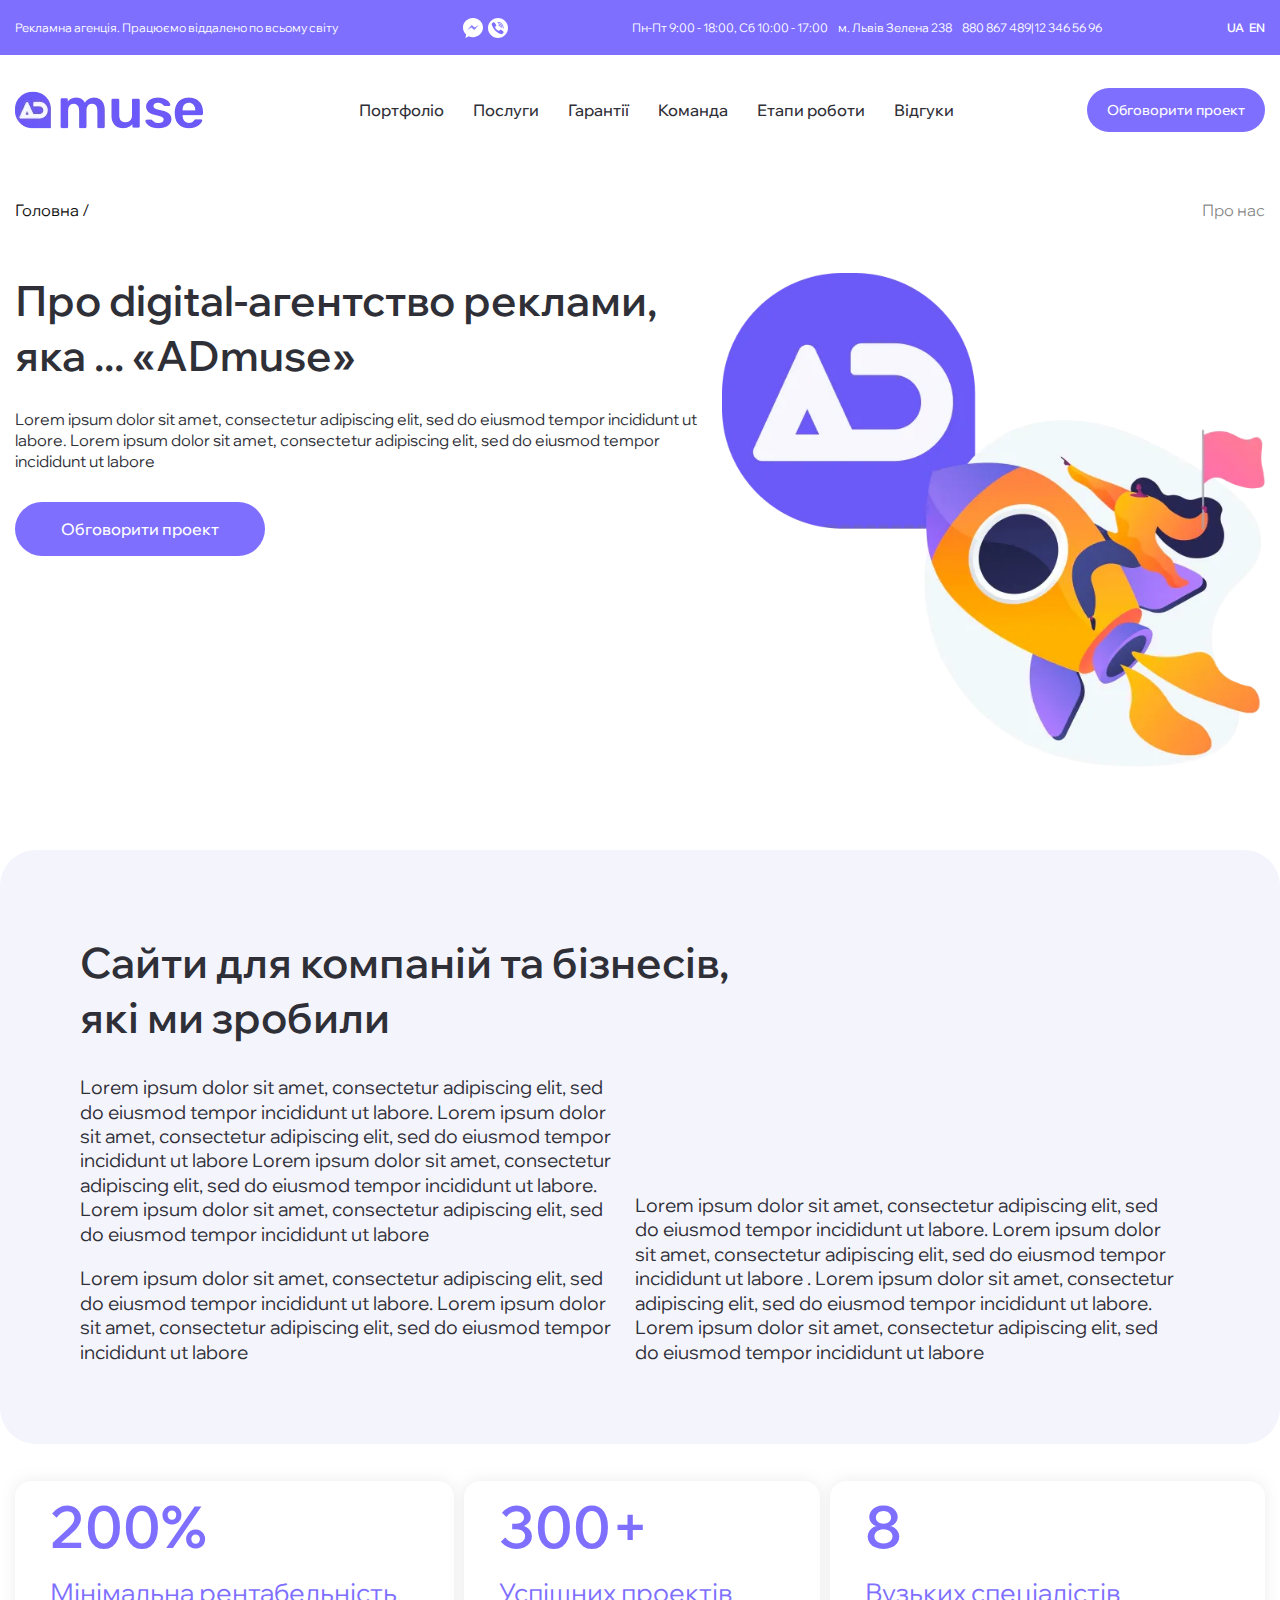
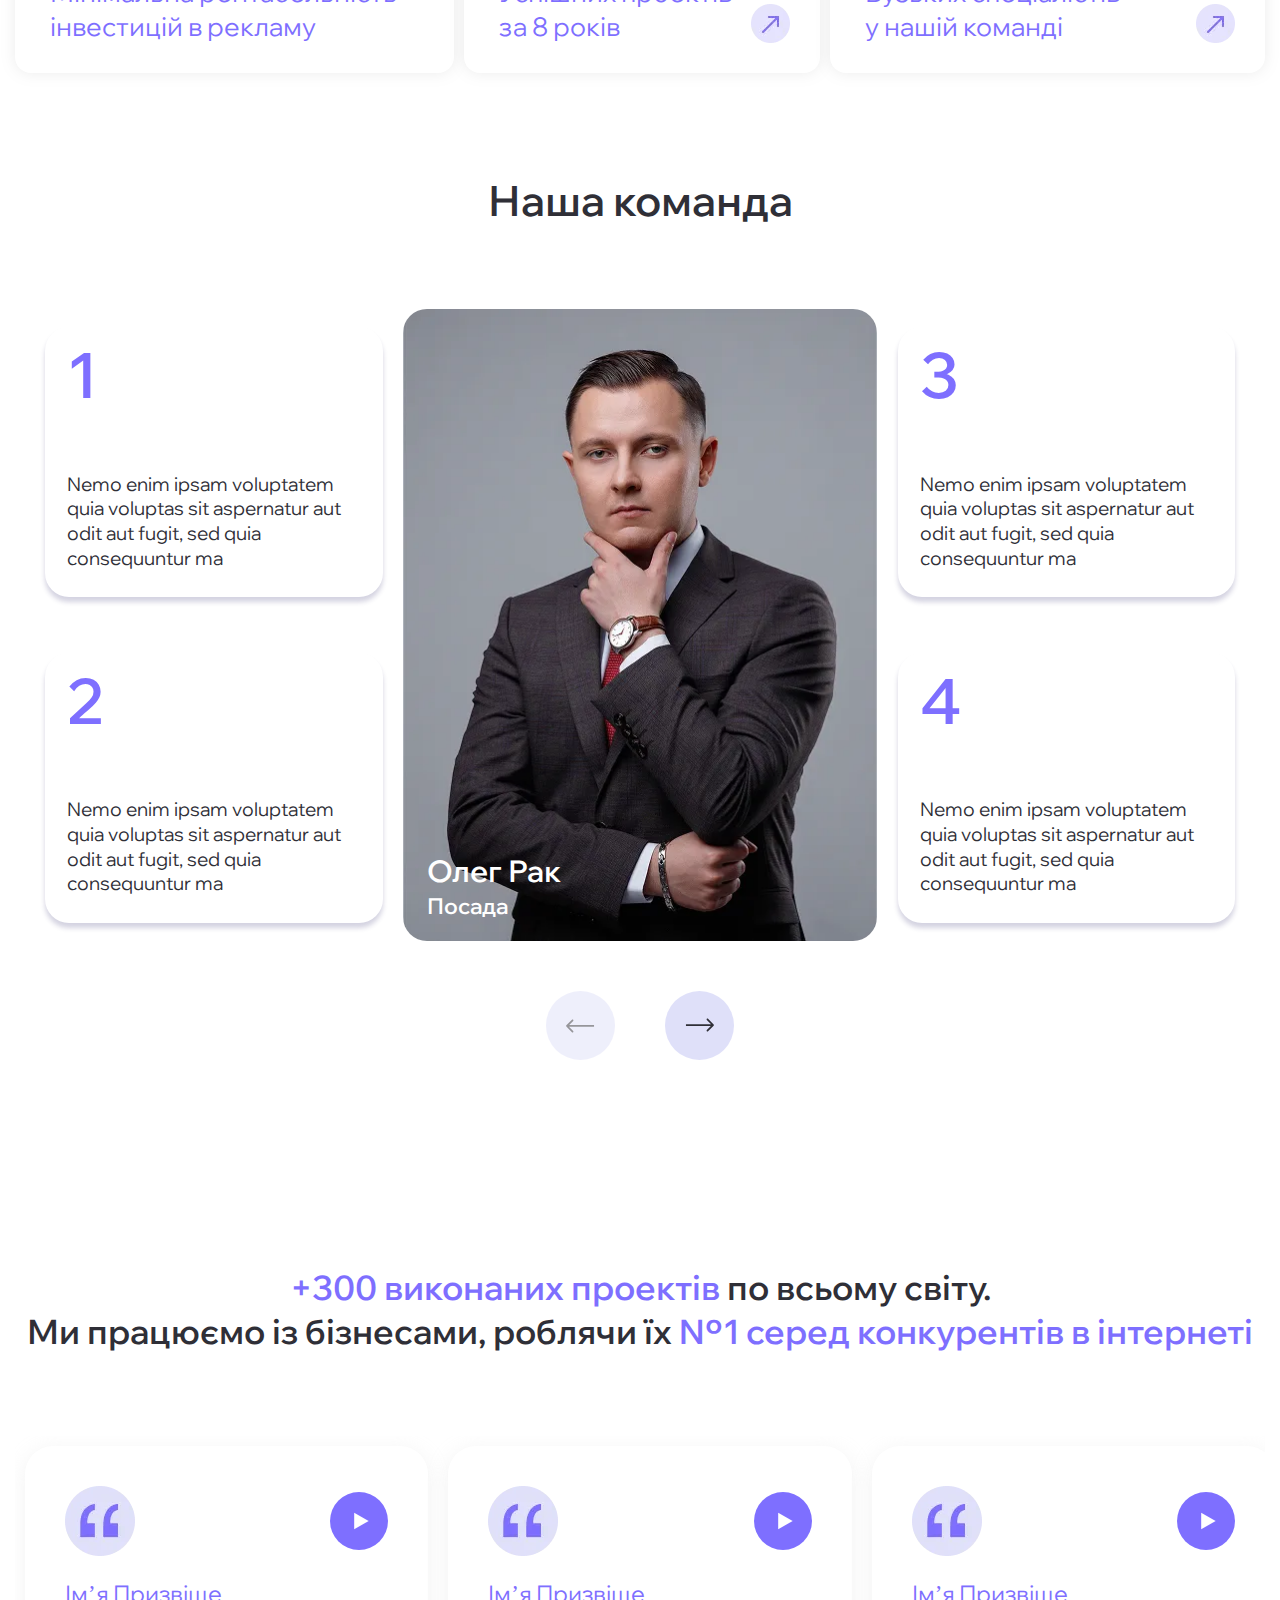
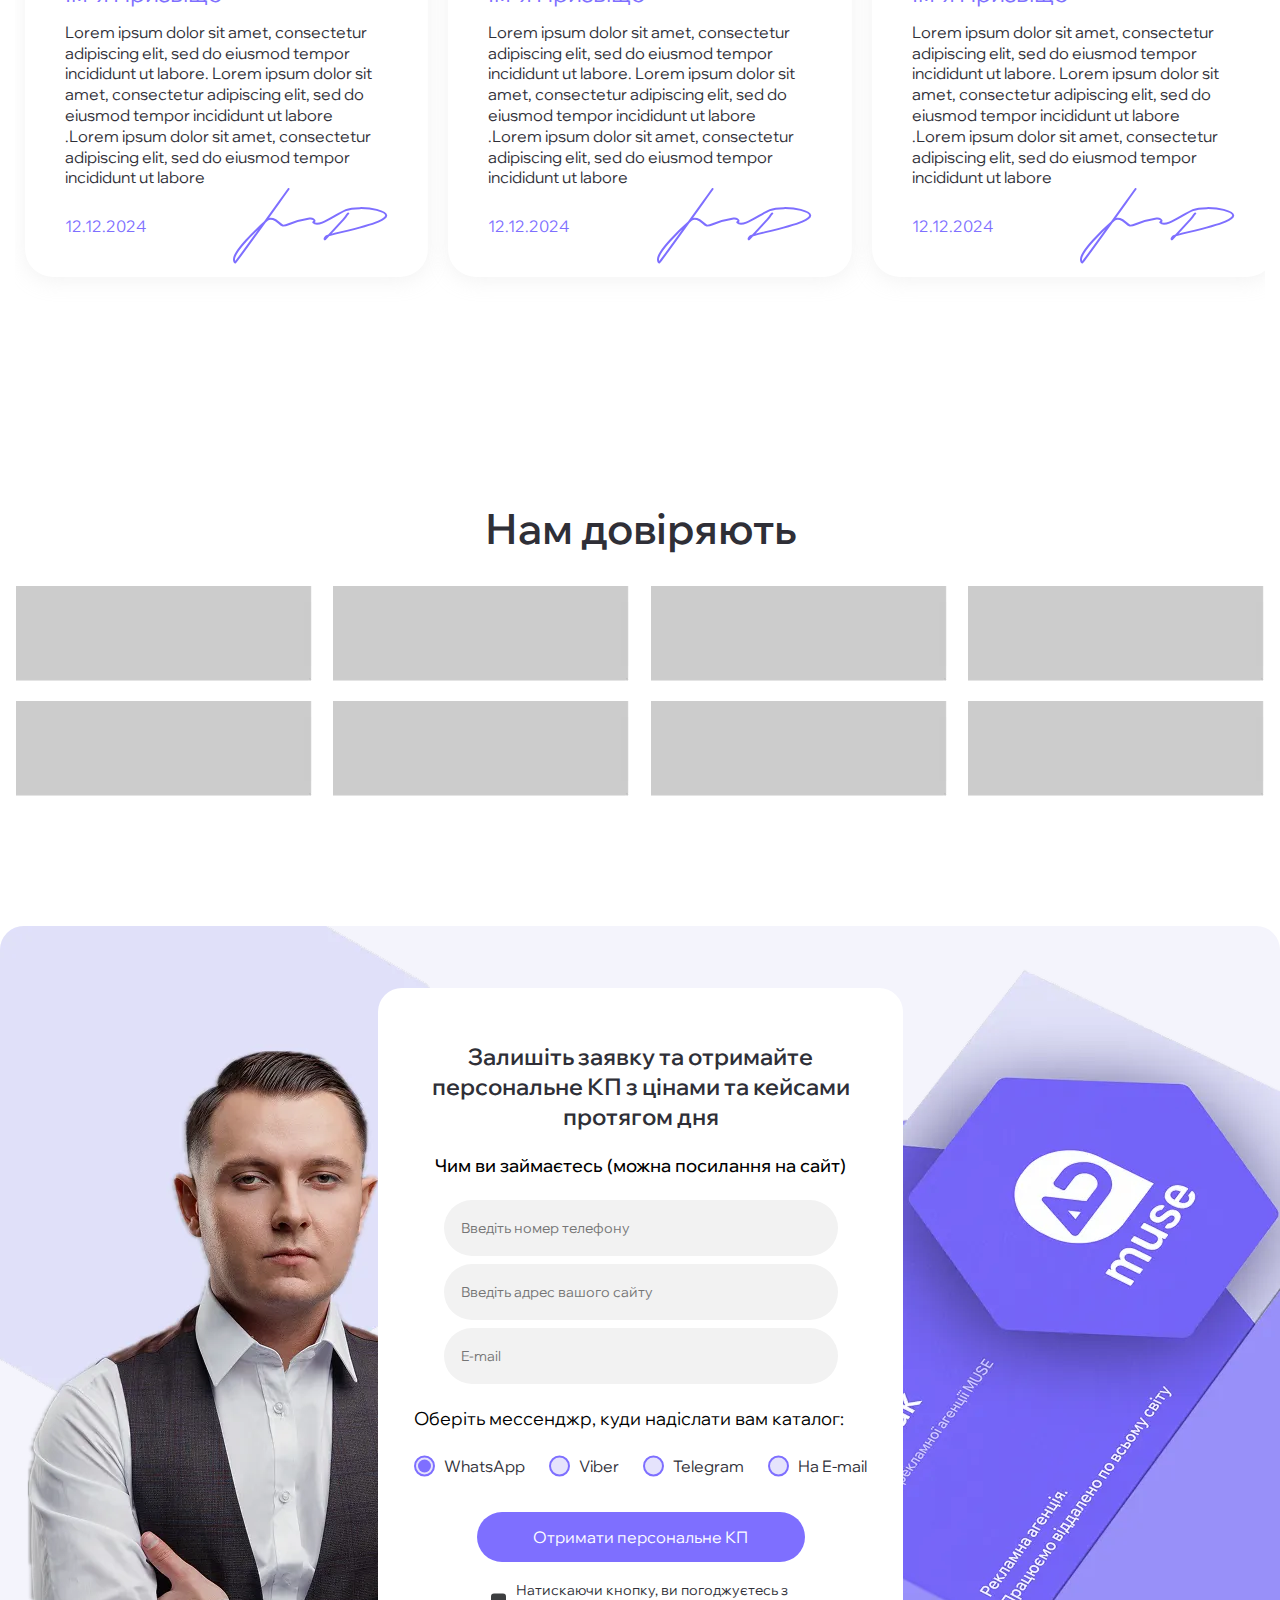
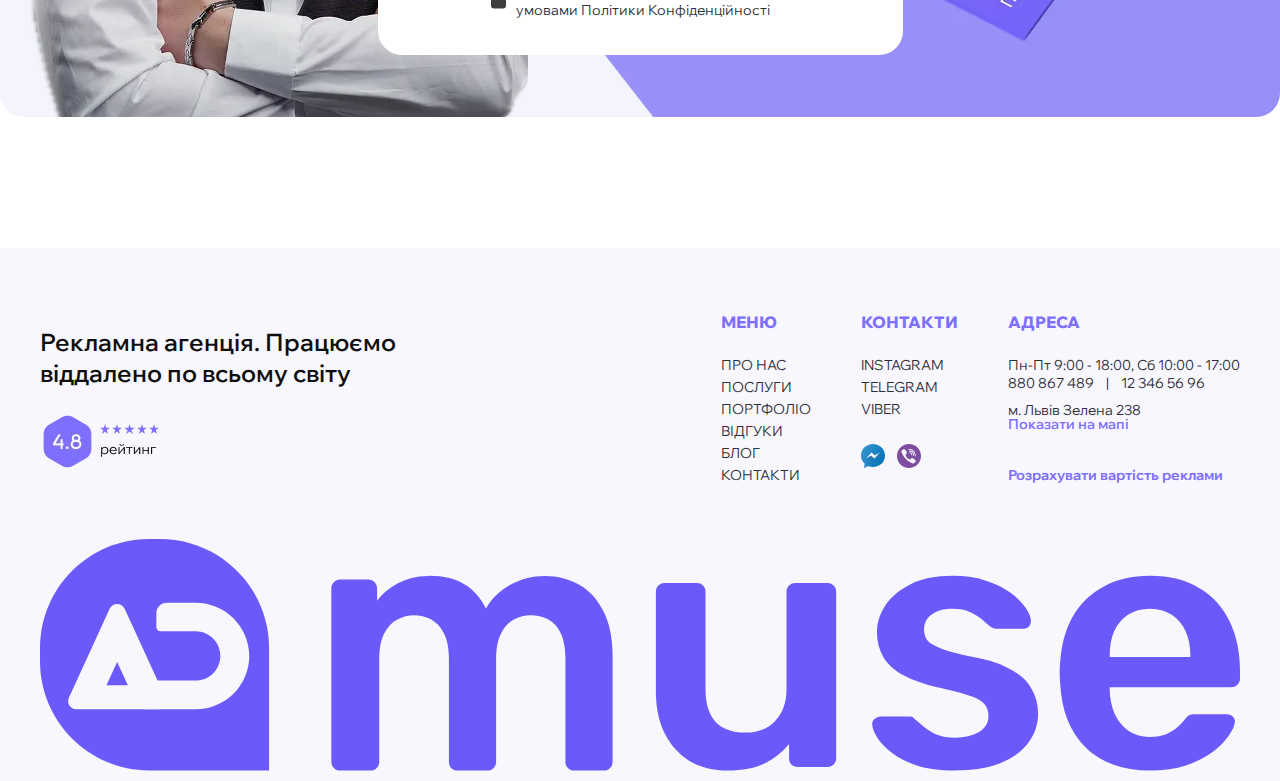
<file: about.html>
<!doctype html>
<html lang="uk">
	<head>
		<meta charset="UTF-8">
		<meta name="viewport" content="width=device-width, initial-scale=1.0">
		<link rel="preload" href="./assets/fonts/helvetica_regular.woff2" as="font" type="font/woff2" crossorigin="anonymous">
		<link rel="shortcut icon" href="assets/img/favicon.ico">
		<title>About</title>
		<script type="module" crossorigin="" src="./js/app.min.js?v=1754379301028"></script>
		<link rel="stylesheet" crossorigin="" href="./css/app.min.css?v=1754379301028">
	</head>
	<body>
		<div class="wrapper">
			<header data-fls-header="" class="header">
				<div class="header__top">
					<div class="header__top-wrapper">
						<div class="header__mark">
							<div class="header__score">4.8</div>
							<div class="header__stars">
								<img src="./assets/img/icons/star.svg" alt="*">
								<img src="./assets/img/icons/star.svg" alt="*">
								<img src="./assets/img/icons/star.svg" alt="*">
								<img src="./assets/img/icons/star.svg" alt="*">
								<img src="./assets/img/icons/star.svg" alt="*">
							</div>
						</div>
						<div class="header__desc">Рекламна агенція. Працюємо віддалено по всьому світу</div>
						<div class="header__social">
							<a href="#" class="header__link">
								<img src="./assets/img/icons/fbm.svg" alt="Facebook Messenger">
							</a>
							<a href="#" class="header__link">
								<img src="./assets/img/icons/vb.svg" alt="Viber">
							</a>
						</div>
						<div class="header__info">
							<div class="header__time">Пн-Пт 9:00 - 18:00, Сб 10:00 - 17:00</div>
							<div class="header__locate">м. Львів Зелена 238</div>
							<div class="header__call">
								<a href="tel:880867489">880 867 489</a>
								<a href="tel:12 346 56 96">12 346 56 96</a>
							</div>
						</div>
						<div class="header__langs">
							<a href="#" class="header__lang">UA</a>
							<a href="#" class="header__lang">EN</a>
						</div>
					</div>
				</div>
				<div class="header__container">
					<div class="header__bottom">
						<a href="#" class="header__logo">
							<picture>
								<img alt="AdMuse" src="./assets/img/logo.webp">
							</picture>
						</a>
						<a href="#" class="header__logo-mob">
							<img src="./assets/img/logo-mob.svg" alt="AdMuse">
						</a>
						<div class="header__menu menu">
							<div class="menu__btn">
								<button type="button" data-fls-menu="" class="menu__icon icon-menu">
									<span></span>
								</button>
							</div>
							<nav class="menu__body">
								<ul class="menu__list">
									<li class="menu__item">
										<a href="#" class="menu__link">Портфоліо</a>
									</li>
									<li class="menu__item">
										<a href="#" class="menu__link">Послуги</a>
									</li>
									<li class="menu__item">
										<a href="#" class="menu__link">Гарантії</a>
									</li>
									<li class="menu__item">
										<a href="#" class="menu__link">Koманда</a>
									</li>
									<li class="menu__item">
										<a href="#" class="menu__link">Етапи роботи</a>
									</li>
									<li class="menu__item">
										<a href="#" class="menu__link">Відгуки</a>
									</li>
								</ul>
								<div class="menu__langs">
									<a href="#" class="mob-menu__lang">UA</a>
									<a href="#" class="mob-menu__lang">RU</a>
									<a href="#" class="mob-menu__lang">EN</a>
								</div>
								<div class="menu__mob mob-menu">
									<div class="mob-menu__info">
										<div class="mob-menu__time">Пн-Пт 9:00 - 18:00, Сб 10:00 - 17:00</div>
										<div class="mob-menu__loc">м. Львів Зелена 238</div>
										<div class="mob-menu__phone">
											<a href="tel:880 867 489">880 867 489</a>
											<a href="tel:12 346 56 96">12 346 56 96</a>
										</div>
									</div>
									<div class="mob-menu__row">
										<div class="mob-menu__mark">
											<div class="mob-menu__score">4.8</div>
											<div class="mob-menu__stars">
												<img src="./assets/img/icons/star.svg" alt="*">
												<img src="./assets/img/icons/star.svg" alt="*">
												<img src="./assets/img/icons/star.svg" alt="*">
												<img src="./assets/img/icons/star.svg" alt="*">
												<img src="./assets/img/icons/star.svg" alt="*">
											</div>
										</div>
										<div class="mob-menu__social">
											<a href="#" class="mob-menu__link">
												<img src="./assets/img/icons/fbm.svg" alt="Facebook Messenger">
											</a>
											<a href="#" class="mob-menu__link">
												<img src="./assets/img/icons/vb.svg" alt="Viber">
											</a>
										</div>
									</div>
									<div class="mob-menu__desc">Рекламна агенція. Працюємо віддалено по всьому світу</div>
								</div>
							</nav>
						</div>
						<!--
<fetch url="@components/layout/menu/menu.json">
<each loop='item in response'>
</each>
</fetch>
-->
						<a href="#" class="header__button btn-primary">Обговорити проект</a>
					</div>
				</div>
			</header>
			<main class="page">
				<div class="page-nav">
					<div class="page-nav__container">
						<a href="index.html" class="page-nav__back">Головна /</a>
						<div class="page-nav__current">Про нас</div>
					</div>
				</div>
				<section class="page__hero-sample sample-hero">
					<div class="sample-hero__container">
						<div class="sample-hero__content">
							<h2 class="sample-hero__title title">Про digital-агентство реклами, яка ... «ADmuse»</h2>
							<div class="sample-hero__text">
								<p>
									Lorem ipsum dolor sit amet, consectetur adipiscing elit, sed do eiusmod tempor incididunt ut
                        labore. Lorem ipsum dolor sit amet, consectetur adipiscing elit, sed do eiusmod tempor
                        incididunt ut labore
								</p>
							</div>
							<a href="#" class="sample-hero__button btn-page">Обговорити проект</a>
						</div>
						<div class="sample-hero__img">
							<picture>
								<source media="(max-width: 600px)" srcset="./assets/img/about/hero/about-600.webp" type="image/webp">
								<img alt="Image" src="./assets/img/about/hero/about.webp">
							</picture>
						</div>
					</div>
				</section>
				<section class="page__examples-about about-examples">
					<div class="about-examples__container">
						<h2 class="about-examples__title title">Сайти для компаній та бізнесів, які ми зробили</h2>
						<div class="about-examples__wrapper">
							<div class="about-examples__text">
								<p>
									Lorem ipsum dolor sit amet, consectetur adipiscing elit, sed do eiusmod tempor incididunt ut
                        labore. Lorem ipsum dolor sit amet, consectetur adipiscing elit, sed do eiusmod tempor
                        incididunt ut labore Lorem ipsum dolor sit amet, consectetur adipiscing elit, sed do eiusmod
                        tempor incididunt ut labore. Lorem ipsum dolor sit amet, consectetur adipiscing elit, sed do
                        eiusmod tempor incididunt ut labore
								</p>
								<p>
									Lorem ipsum dolor sit amet, consectetur adipiscing elit, sed do eiusmod tempor incididunt ut
                        labore. Lorem ipsum dolor sit amet, consectetur adipiscing elit, sed do eiusmod tempor
                        incididunt ut labore
								</p>
							</div>
							<div class="about-examples__text">
								<p>
									Lorem ipsum dolor sit amet, consectetur adipiscing elit, sed do eiusmod tempor incididunt ut
                        labore. Lorem ipsum dolor sit amet, consectetur adipiscing elit, sed do eiusmod tempor
                        incididunt ut labore . Lorem ipsum dolor sit amet, consectetur adipiscing elit, sed do eiusmod
                        tempor incididunt ut labore. Lorem ipsum dolor sit amet, consectetur adipiscing elit, sed do
                        eiusmod tempor incididunt ut labore
								</p>
							</div>
						</div>
					</div>
				</section>
				<section class="page__results results">
					<div class="results__container">
						<div class="results__column">
							<h3 class="results__result">200%</h3>
							<div class="results__desc">Мінімальна рентабельність інвестицій в рекламу</div>
						</div>
						<div class="results__column">
							<h3 class="results__result">300+</h3>
							<div class="results__desc">
								Успішних проектів за 8 років
								<a class="" href="#">
									<picture>
										<img alt="Go" src="./assets/img/homepage/main/arr.webp">
									</picture>
								</a>
							</div>
						</div>
						<div class="results__column">
							<h3 class="results__result">8</h3>
							<div class="results__desc">
								Вузьких спеціалістів у нашій команді
								<a class="" href="#">
									<picture>
										<img alt="Go" src="./assets/img/homepage/main/arr.webp">
									</picture>
								</a>
							</div>
						</div>
					</div>
				</section>
				<section class="page__team team">
					<div class="team__container">
						<h2 class="team__title title">Наша команда</h2>
						<div data-fls-slider="" class="team__slider swiper">
							<div class="team__wrapper swiper-wrapper">
								<div class="team__slide swiper-slide">
									<div class="team__column">
										<div class="team__count">1</div>
										<div class="team__text">
											Nemo enim ipsam voluptatem quia voluptas sit aspernatur aut odit aut fugit, sed quia
                                consequuntur ma
										</div>
									</div>
									<div class="team__img">
										<picture>
											<img alt="Image" src="./assets/img/homepage/team/oleh.webp">
										</picture>
										<div class="team__info">
											<div class="team__name">Олег Рак</div>
											<div class="team__role">Посада</div>
										</div>
									</div>
									<div class="team__column">
										<div class="team__count">2</div>
										<div class="team__text">
											Nemo enim ipsam voluptatem quia voluptas sit aspernatur aut odit aut fugit, sed quia
                                consequuntur ma
										</div>
									</div>
									<div class="team__column">
										<div class="team__count">3</div>
										<div class="team__text">
											Nemo enim ipsam voluptatem quia voluptas sit aspernatur aut odit aut fugit, sed quia
                                consequuntur ma
										</div>
									</div>
									<div class="team__column">
										<div class="team__count">4</div>
										<div class="team__text">
											Nemo enim ipsam voluptatem quia voluptas sit aspernatur aut odit aut fugit, sed quia
                                consequuntur ma
										</div>
									</div>
								</div>
								<div class="team__slide swiper-slide">
									<div class="team__column">
										<div class="team__count">1</div>
										<div class="team__text">
											Nemo enim ipsam voluptatem quia voluptas sit aspernatur aut odit aut fugit, sed quia
                                consequuntur ma
										</div>
									</div>
									<div class="team__img">
										<picture>
											<img alt="Image" src="./assets/img/homepage/team/oleh.webp">
										</picture>
										<div class="team__info">
											<div class="team__name">Олег Рак</div>
											<div class="team__role">Посада</div>
										</div>
									</div>
									<div class="team__column">
										<div class="team__count">2</div>
										<div class="team__text">
											Nemo enim ipsam voluptatem quia voluptas sit aspernatur aut odit aut fugit, sed quia
                                consequuntur ma
										</div>
									</div>
									<div class="team__column">
										<div class="team__count">3</div>
										<div class="team__text">
											Nemo enim ipsam voluptatem quia voluptas sit aspernatur aut odit aut fugit, sed quia
                                consequuntur ma
										</div>
									</div>
									<div class="team__column">
										<div class="team__count">4</div>
										<div class="team__text">
											Nemo enim ipsam voluptatem quia voluptas sit aspernatur aut odit aut fugit, sed quia
                                consequuntur ma
										</div>
									</div>
								</div>
								<div class="team__slide swiper-slide">
									<div class="team__column">
										<div class="team__count">1</div>
										<div class="team__text">
											Nemo enim ipsam voluptatem quia voluptas sit aspernatur aut odit aut fugit, sed quia
                                consequuntur ma
										</div>
									</div>
									<div class="team__img">
										<picture>
											<img alt="Image" src="./assets/img/homepage/team/oleh.webp">
										</picture>
										<div class="team__info">
											<div class="team__name">Олег Рак</div>
											<div class="team__role">Посада</div>
										</div>
									</div>
									<div class="team__column">
										<div class="team__count">2</div>
										<div class="team__text">
											Nemo enim ipsam voluptatem quia voluptas sit aspernatur aut odit aut fugit, sed quia
                                consequuntur ma
										</div>
									</div>
									<div class="team__column">
										<div class="team__count">3</div>
										<div class="team__text">
											Nemo enim ipsam voluptatem quia voluptas sit aspernatur aut odit aut fugit, sed quia
                                consequuntur ma
										</div>
									</div>
									<div class="team__column">
										<div class="team__count">4</div>
										<div class="team__text">
											Nemo enim ipsam voluptatem quia voluptas sit aspernatur aut odit aut fugit, sed quia
                                consequuntur ma
										</div>
									</div>
								</div>
							</div>
							<div class="team__nav">
								<button type="button" class="swiper-button-prev-team">
									<img src="./assets/img/icons/arrow.svg" alt="Назад">
								</button>
								<button type="button" class="swiper-button-next-team">
									<img src="./assets/img/icons/arrow.svg" alt="Вперед">
								</button>
							</div>
						</div>
					</div>
				</section>
				<section class="page__small-reviews reviews-small">
					<div class="reviews-small__container">
						<h2 class="reviews-small__title title">
							<span>+300 виконаних проектів</span>
							по всьому світу.
							<br>
							Ми працюємо із бізнесами, роблячи їх
							<span>Nº1 серед конкурентів в інтернеті</span>
						</h2>
						<div data-fls-slider="" class="reviews-small__slider swiper">
							<div class="reviews-small__wrapper swiper-wrapper">
								<div class="reviews-small__slide swiper-slide">
									<div class="reviews-small__item">
										<div class="reviews-small__labling">
											<div class="reviews-small__ico">
												<picture>
													<img alt="Image" src="./assets/img/homepage/reviews-small/quote.webp">
												</picture>
											</div>
											<a href="#" class="reviews-small__video">
												<img src="./assets/img/icons/play.svg" alt="Дивитись">
											</a>
										</div>
										<div class="reviews-small__name">Імʼя Призвіще</div>
										<div class="reviews-small__text">
											Lorem ipsum dolor sit amet, consectetur adipiscing elit, sed do eiusmod tempor
                                incididunt ut labore. Lorem ipsum dolor sit amet, consectetur adipiscing elit, sed do
                                eiusmod tempor incididunt ut labore .Lorem ipsum dolor sit amet, consectetur adipiscing
                                elit, sed do eiusmod tempor incididunt ut labore
										</div>
										<div class="reviews-small__info">
											<div class="reviews-small__date">12.12.2024</div>
											<div class="reviews-small__img">
												<img src="./assets/img/homepage/reviews-small/01.svg" alt="Image">
											</div>
										</div>
									</div>
								</div>
								<div class="reviews-small__slide swiper-slide">
									<div class="reviews-small__item">
										<div class="reviews-small__labling">
											<div class="reviews-small__ico">
												<picture>
													<img alt="Image" src="./assets/img/homepage/reviews-small/quote.webp">
												</picture>
											</div>
											<a href="#" class="reviews-small__video">
												<img src="./assets/img/icons/play.svg" alt="Дивитись">
											</a>
										</div>
										<div class="reviews-small__name">Імʼя Призвіще</div>
										<div class="reviews-small__text">
											Lorem ipsum dolor sit amet, consectetur adipiscing elit, sed do eiusmod tempor
                                incididunt ut labore. Lorem ipsum dolor sit amet, consectetur adipiscing elit, sed do
                                eiusmod tempor incididunt ut labore .Lorem ipsum dolor sit amet, consectetur adipiscing
                                elit, sed do eiusmod tempor incididunt ut labore
										</div>
										<div class="reviews-small__info">
											<div class="reviews-small__date">12.12.2024</div>
											<div class="reviews-small__img">
												<img src="./assets/img/homepage/reviews-small/01.svg" alt="Image">
											</div>
										</div>
									</div>
								</div>
								<div class="reviews-small__slide swiper-slide">
									<div class="reviews-small__item">
										<div class="reviews-small__labling">
											<div class="reviews-small__ico">
												<picture>
													<img alt="Image" src="./assets/img/homepage/reviews-small/quote.webp">
												</picture>
											</div>
											<a href="#" class="reviews-small__video">
												<img src="./assets/img/icons/play.svg" alt="Дивитись">
											</a>
										</div>
										<div class="reviews-small__name">Імʼя Призвіще</div>
										<div class="reviews-small__text">
											Lorem ipsum dolor sit amet, consectetur adipiscing elit, sed do eiusmod tempor
                                incididunt ut labore. Lorem ipsum dolor sit amet, consectetur adipiscing elit, sed do
                                eiusmod tempor incididunt ut labore .Lorem ipsum dolor sit amet, consectetur adipiscing
                                elit, sed do eiusmod tempor incididunt ut labore
										</div>
										<div class="reviews-small__info">
											<div class="reviews-small__date">12.12.2024</div>
											<div class="reviews-small__img">
												<img src="./assets/img/homepage/reviews-small/01.svg" alt="Image">
											</div>
										</div>
									</div>
								</div>
							</div>
							<div class="reviews-small__nav">
								<button type="button" class="reviews-small-swiper-button-prev">
									<img src="./assets/img/icons/arrow.svg" alt="Назад">
								</button>
								<button type="button" class="reviews-small-swiper-button-next">
									<img src="./assets/img/icons/arrow.svg" alt="Вперед">
								</button>
							</div>
						</div>
					</div>
				</section>
				<section class="page__trust trust">
					<div class="trust__container">
						<h2 class="trust__title title">Нам довіряють</h2>
						<div class="trust__row">
							<div class="trust__item">
								<picture>
									<img alt="Image" src="./assets/img/about/trust/trust.webp">
								</picture>
							</div>
							<div class="trust__item">
								<picture>
									<img alt="Image" src="./assets/img/about/trust/trust.webp">
								</picture>
							</div>
							<div class="trust__item">
								<picture>
									<img alt="Image" src="./assets/img/about/trust/trust.webp">
								</picture>
							</div>
							<div class="trust__item">
								<picture>
									<img alt="Image" src="./assets/img/about/trust/trust.webp">
								</picture>
							</div>
							<div class="trust__item">
								<picture>
									<img alt="Image" src="./assets/img/about/trust/trust.webp">
								</picture>
							</div>
							<div class="trust__item">
								<picture>
									<img alt="Image" src="./assets/img/about/trust/trust.webp">
								</picture>
							</div>
							<div class="trust__item">
								<picture>
									<img alt="Image" src="./assets/img/about/trust/trust.webp">
								</picture>
							</div>
							<div class="trust__item">
								<picture>
									<img alt="Image" src="./assets/img/about/trust/trust.webp">
								</picture>
							</div>
						</div>
					</div>
				</section>
				<section class="page__form form">
					<div class="form__container">
						<div class="form__img-oleh">
							<picture>
								<img alt="Image" src="./assets/img/form/oleh.webp">
							</picture>
						</div>
						<form action="#" class="form__form">
							<h2 class="form__title title">Залишіть заявку та отримайте персональне КП з цінами та кейсами протягом дня</h2>
							<div class="form__caption">Чим ви займаєтесь (можна посилання на сайт)</div>
							<label class="form__item">
								<input required type="tel" name="tel" class="form__input" placeholder="Введіть номер телефону">
							</label>
							<label class="form__item">
								<input required type="text" name="url" class="form__input" placeholder="Введіть адрес вашого сайту">
							</label>
							<label class="form__item">
								<input required type="email" name="mail" class="form__input" placeholder="E-mail">
							</label>
							<div class="form__options">
								<div class="form__label">Оберіть мессенджр, куди надіслати вам каталог:</div>
								<div class="form__list">
									<label class="form__radio">
										<input checked type="radio" name="messanger" value="WhatsApp">
										<span>WhatsApp</span>
									</label>
									<label class="form__radio">
										<input type="radio" name="messanger" value="Viber">
										<span>Viber</span>
									</label>
									<label class="form__radio">
										<input type="radio" name="messanger" value="Telegram">
										<span>Telegram</span>
									</label>
									<label class="form__radio">
										<input type="radio" name="messanger" value="Ha E-mail">
										<span>Ha E-mail</span>
									</label>
								</div>
							</div>
							<button data-fls-button="" type="submit" class="form__button">Отримати персональне КП</button>
							<label class="form__agree">
								<input required type="radio" name="agree" value="згоден">
								<span>Натискаючи кнопку, ви погоджуєтесь з умовами Політики Конфіденційності</span>
							</label>
						</form>
						<div class="form__img-card">
							<picture>
								<source media="(max-width: 600px)" srcset="./assets/img/form/card-600.webp" type="image/webp">
								<img alt="Image" src="./assets/img/form/card.webp">
							</picture>
						</div>
					</div>
				</section>
			</main>
			<footer data-fls-footer="" class="footer">
				<div class="footer__container">
					<div class="footer__top">
						<div class="footer__info">
							<div class="footer__label">Рекламна агенція. Працюємо віддалено по всьому світу</div>
							<div class="footer__mark">
								<picture>
									<img alt="4.8/5" src="./assets/img/footer/rating.webp">
								</picture>
							</div>
						</div>
						<div class="footer__nav">
							<div class="footer__row">
								<div class="footer__caption">меню</div>
								<li class="footer__list">
									<a class="footer__link" href="#">Про нас</a>
									<a class="footer__link" href="#">Послуги</a>
									<a class="footer__link" href="#">Портфоліо</a>
									<a class="footer__link" href="#">Відгуки</a>
									<a class="footer__link" href="#">Блог</a>
									<a class="footer__link" href="#">Контакти</a>
								</li>
							</div>
							<div class="footer__row">
								<div class="footer__caption">Контакти</div>
								<li class="footer__list">
									<a class="footer__link" href="#">instagram</a>
									<a class="footer__link" href="#">telegram</a>
									<a class="footer__link" href="#">viber</a>
								</li>
								<div class="footer__social">
									<a href="#">
										<img src="./assets/img/footer/msg.svg" alt="Image">
									</a>
									<a href="#">
										<img src="./assets/img/footer/vb.svg" alt="Image">
									</a>
								</div>
							</div>
							<div class="footer__row">
								<div class="footer__caption">аДРЕСА</div>
								<div class="footer__sheulde">Пн-Пт 9:00 - 18:00, Сб 10:00 - 17:00</div>
								<div class="footer__numbers">
									<a href="tel:880 867 489" class="footer__number">880 867 489</a>
									<a href="tel:12 346 56 96" class="footer__number">12 346 56 96</a>
								</div>
								<div class="footer__adress">
									<span>м. Львів Зелена 238</span>
									<a href="">Показати на мапі</a>
								</div>
								<a href="#" class="footer__btn">Розрахувати вартість реклами</a>
							</div>
						</div>
					</div>
					<div class="footer__bottom">
						<img src="./assets/img/footer/logo.svg" alt="Admuse">
					</div>
				</div>
			</footer>
		</div>
	</body>
</html>
</file>
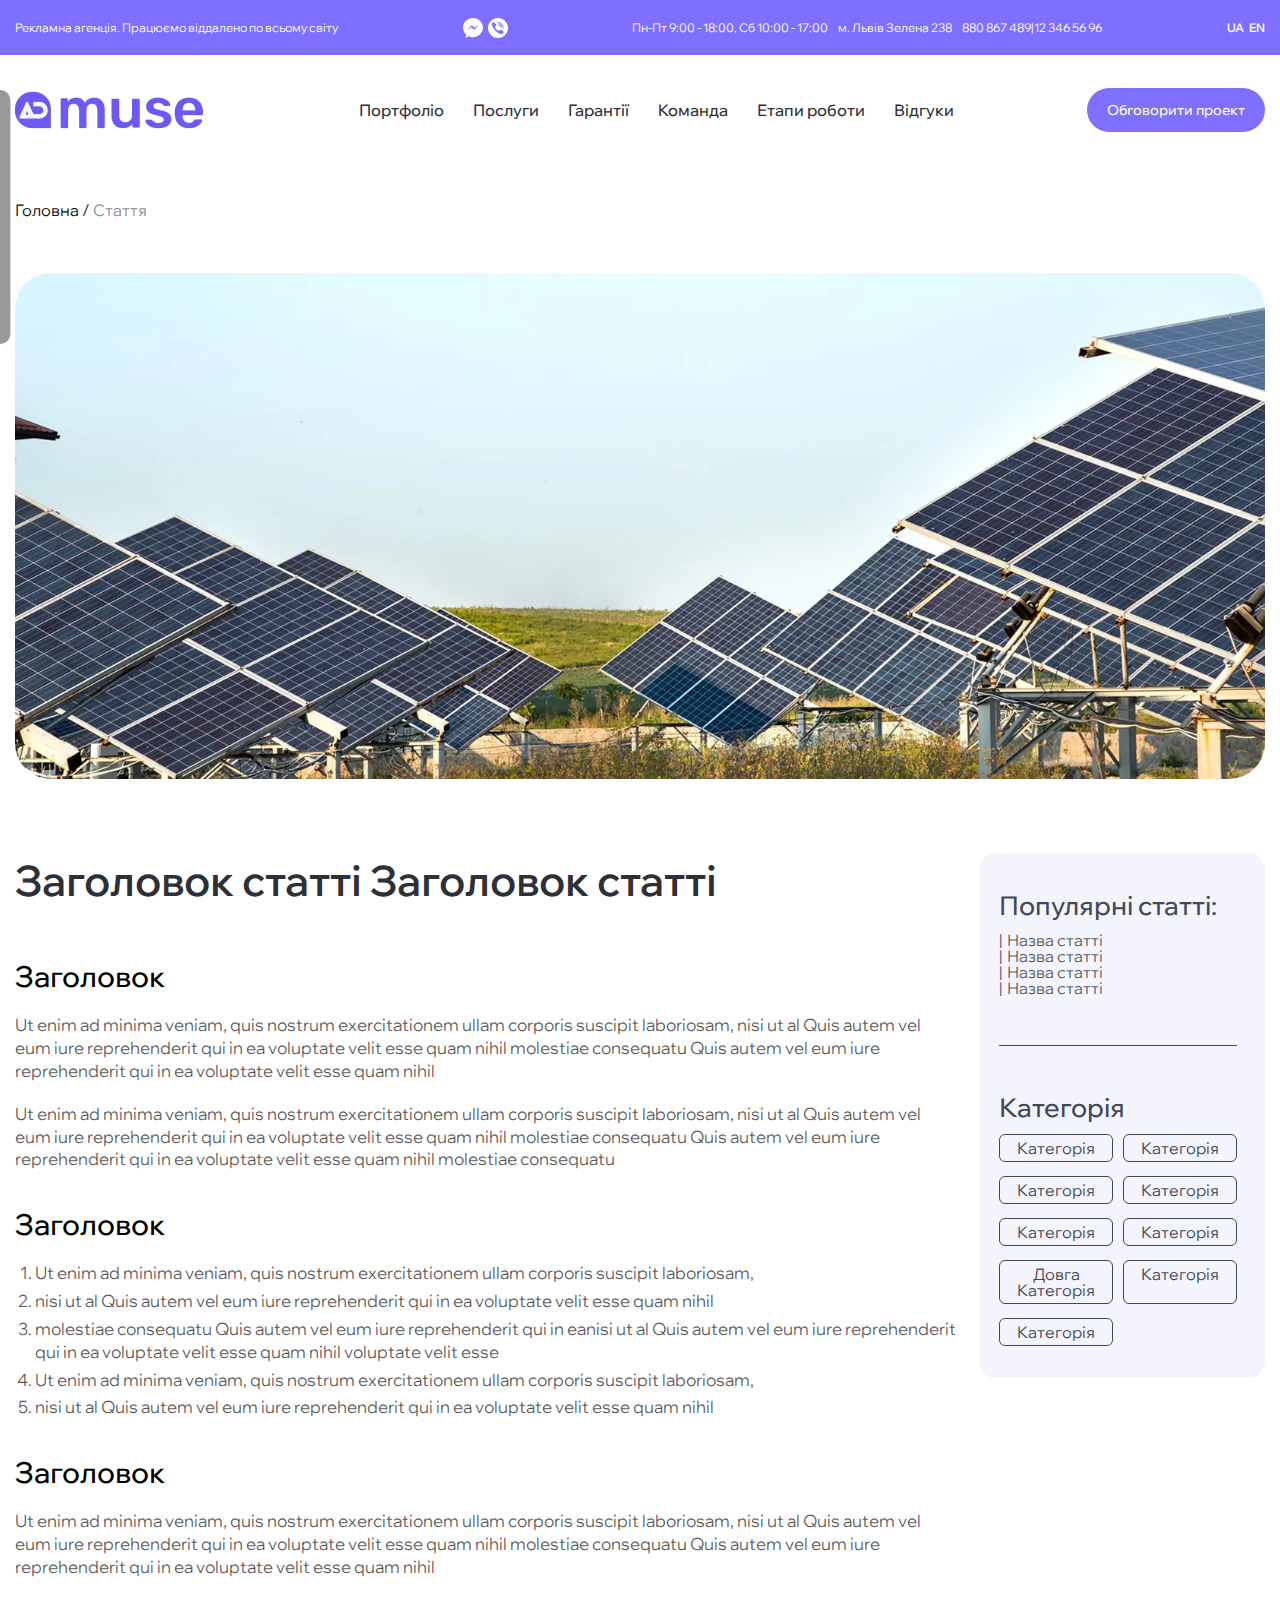
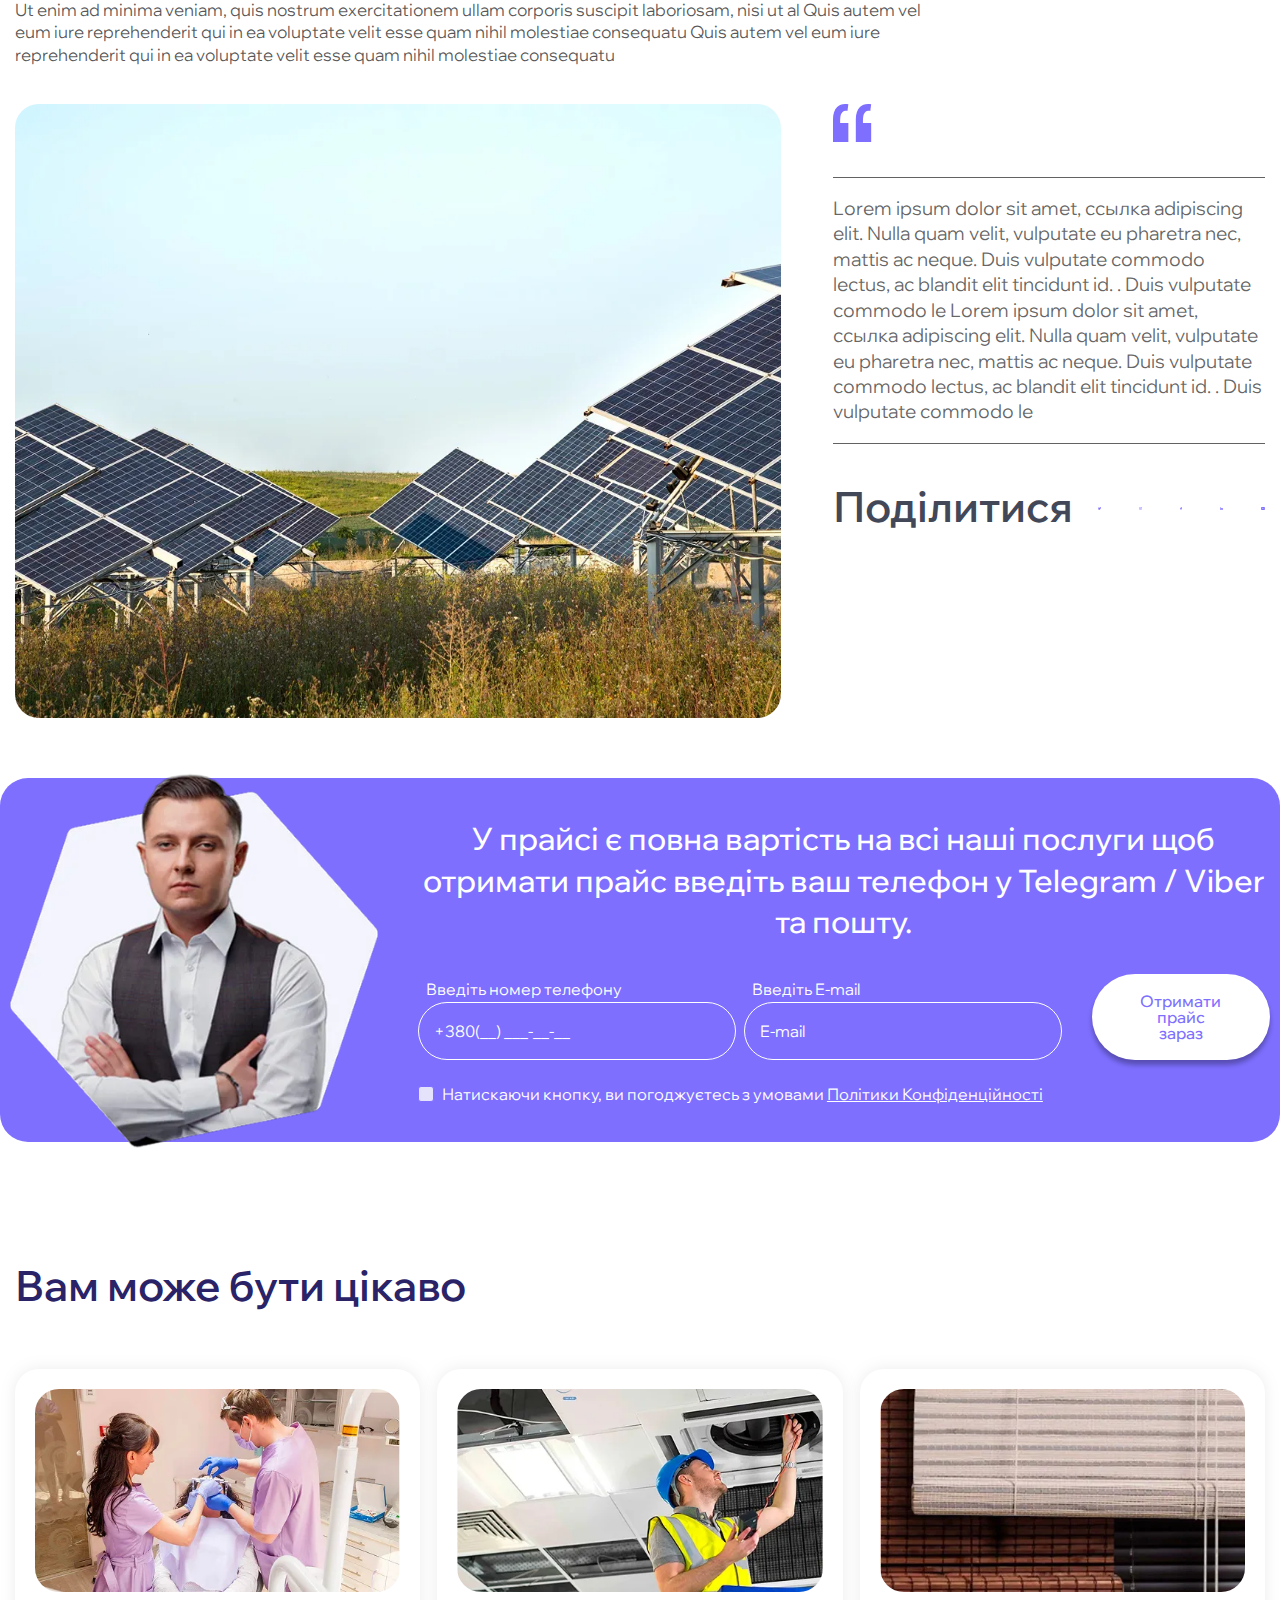
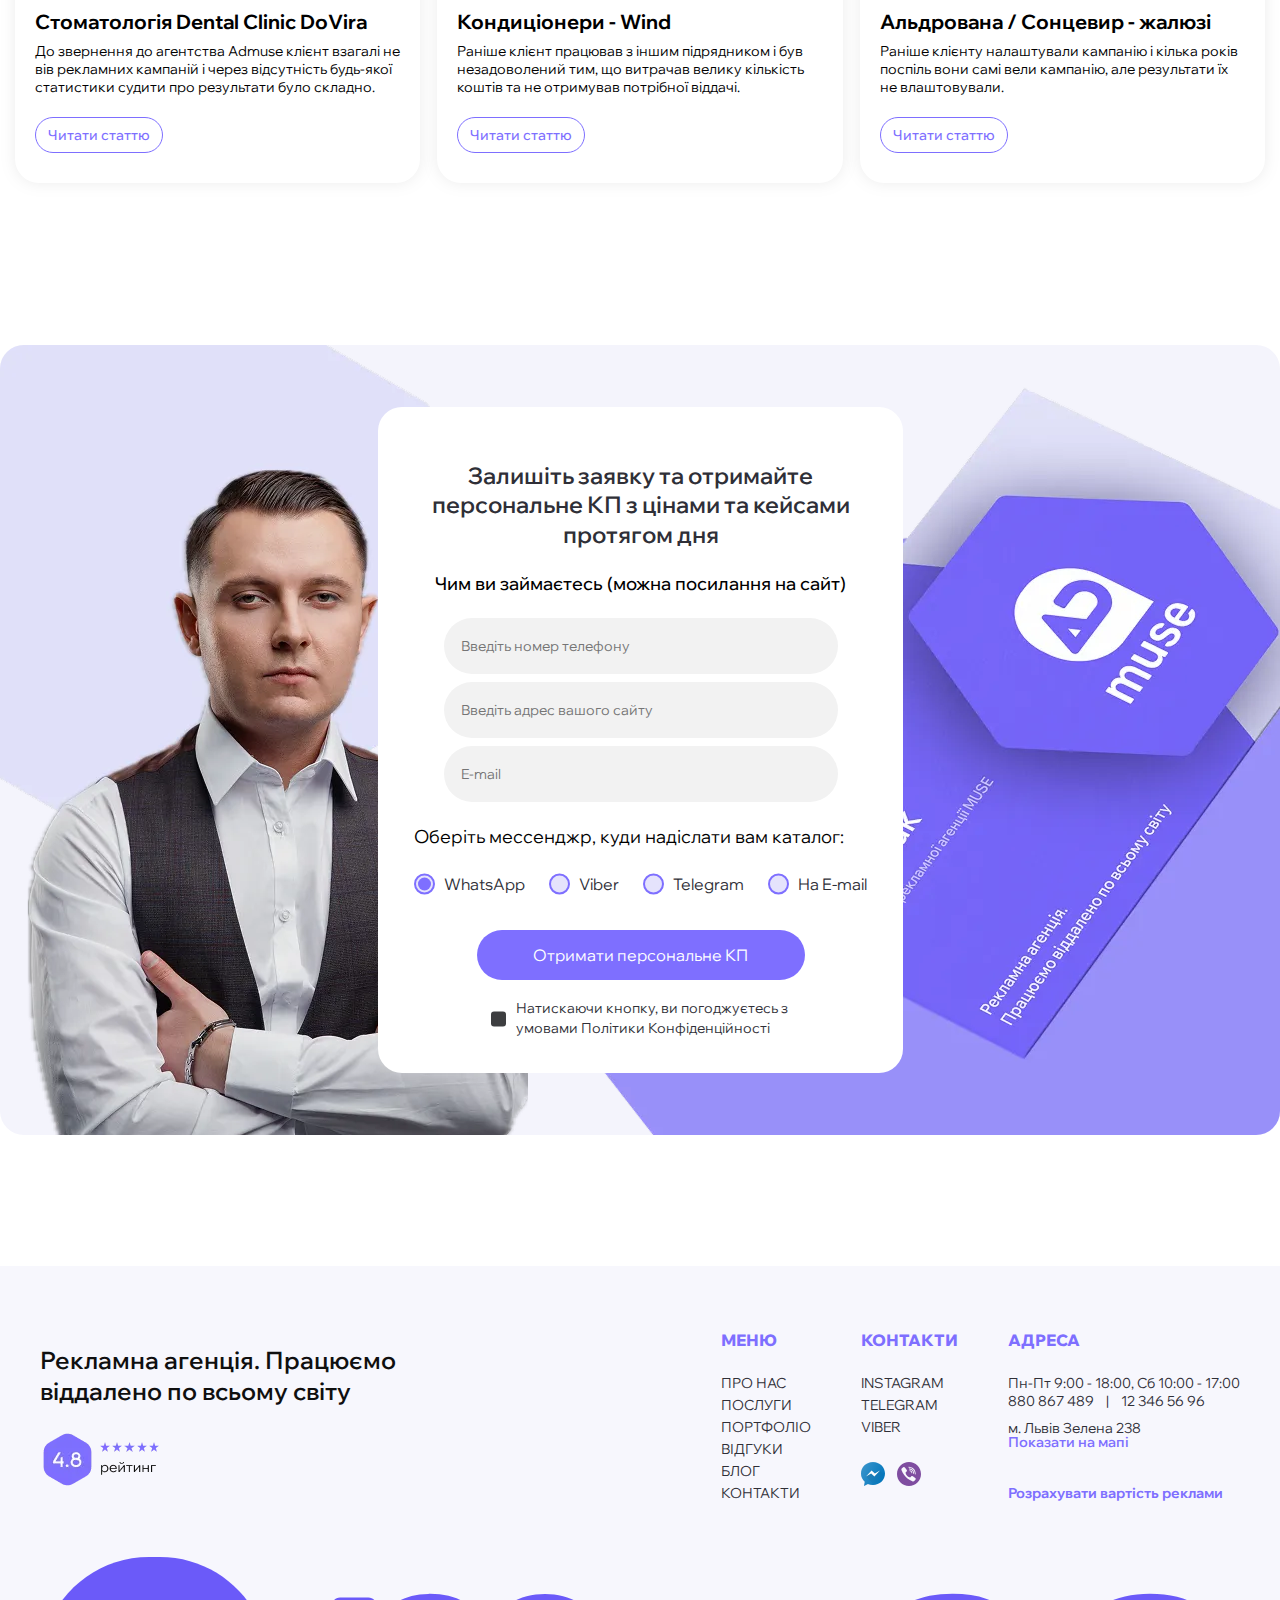
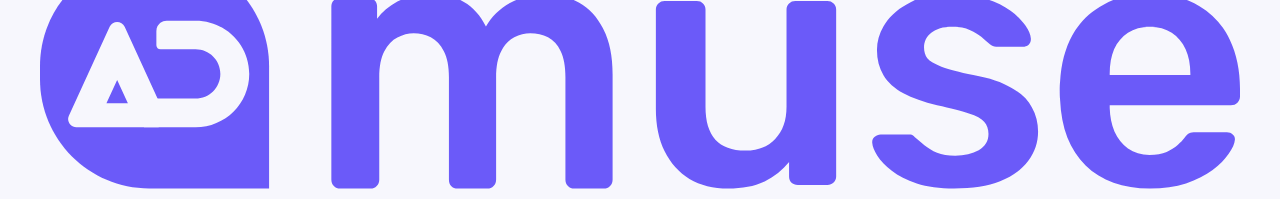
<file: article.html>
<!doctype html>
<html lang="uk">
	<head>
		<meta charset="UTF-8">
		<meta name="viewport" content="width=device-width, initial-scale=1.0">
		<link rel="preload" href="./assets/fonts/helvetica_regular.woff2" as="font" type="font/woff2" crossorigin="anonymous">
		<link rel="shortcut icon" href="assets/img/favicon.ico">
		<title>Article</title>
		<script type="module" crossorigin="" src="./js/app.min.js?v=1755679680091"></script>
		<link rel="stylesheet" crossorigin="" href="./css/app.min.css?v=1755679680091">
	</head>
	<body>
		<div class="wrapper">
			<header data-fls-header="" class="header">
				<div class="header__top">
					<div class="header__top-wrapper">
						<div class="header__mark">
							<div class="header__score">4.8</div>
							<div class="header__stars">
								<img src="./assets/img/icons/star.svg" alt="*">
								<img src="./assets/img/icons/star.svg" alt="*">
								<img src="./assets/img/icons/star.svg" alt="*">
								<img src="./assets/img/icons/star.svg" alt="*">
								<img src="./assets/img/icons/star.svg" alt="*">
							</div>
						</div>
						<div class="header__desc">Рекламна агенція. Працюємо віддалено по всьому світу</div>
						<div class="header__social">
							<a href="#" class="header__link">
								<img src="./assets/img/icons/fbm.svg" alt="Facebook Messenger">
							</a>
							<a href="#" class="header__link">
								<img src="./assets/img/icons/vb.svg" alt="Viber">
							</a>
						</div>
						<div class="header__info">
							<div class="header__time">Пн-Пт 9:00 - 18:00, Сб 10:00 - 17:00</div>
							<div class="header__locate">м. Львів Зелена 238</div>
							<div class="header__call">
								<a href="tel:880867489">880 867 489</a>
								<a href="tel:12 346 56 96">12 346 56 96</a>
							</div>
						</div>
						<div class="header__langs">
							<a href="#" class="header__lang">UA</a>
							<a href="#" class="header__lang">EN</a>
						</div>
					</div>
				</div>
				<div class="header__container">
					<div class="header__bottom">
						<a href="index.html" class="header__logo">
							<picture>
								<img alt="AdMuse" src="./assets/img/logo.webp">
							</picture>
						</a>
						<a href="index.html" class="header__logo-mob">
							<img src="./assets/img/logo-mob.svg" alt="AdMuse">
						</a>
						<div class="header__menu menu">
							<div class="menu__btn">
								<button type="button" data-fls-menu="" class="menu__icon icon-menu">
									<span></span>
								</button>
							</div>
							<nav class="menu__body">
								<ul class="menu__list">
									<li class="menu__item">
										<a href="portfolio.html" class="menu__link">Портфоліо</a>
									</li>
									<li class="menu__item">
										<a href="service.html" class="menu__link">Послуги</a>
									</li>
									<li class="menu__item">
										<a href="index.html#info" class="menu__link">Гарантії</a>
									</li>
									<li class="menu__item">
										<a href="index.html#team" class="menu__link">Koманда</a>
									</li>
									<li class="menu__item">
										<a href="index.html#steps" class="menu__link">Етапи роботи</a>
									</li>
									<li class="menu__item">
										<a href="reviews.html" class="menu__link">Відгуки</a>
									</li>
								</ul>
								<div class="menu__langs">
									<a href="#" class="mob-menu__lang">UA</a>
									<a href="#" class="mob-menu__lang">RU</a>
									<a href="#" class="mob-menu__lang">EN</a>
								</div>
								<div class="menu__mob mob-menu">
									<div class="mob-menu__info">
										<div class="mob-menu__time">Пн-Пт 9:00 - 18:00, Сб 10:00 - 17:00</div>
										<div class="mob-menu__loc">м. Львів Зелена 238</div>
										<div class="mob-menu__phone">
											<a href="tel:880 867 489">880 867 489</a>
											<a href="tel:12 346 56 96">12 346 56 96</a>
										</div>
									</div>
									<div class="mob-menu__row">
										<div class="mob-menu__mark">
											<div class="mob-menu__score">4.8</div>
											<div class="mob-menu__stars">
												<img src="./assets/img/icons/star.svg" alt="*">
												<img src="./assets/img/icons/star.svg" alt="*">
												<img src="./assets/img/icons/star.svg" alt="*">
												<img src="./assets/img/icons/star.svg" alt="*">
												<img src="./assets/img/icons/star.svg" alt="*">
											</div>
										</div>
										<div class="mob-menu__social">
											<a href="#" class="mob-menu__link">
												<img src="./assets/img/icons/fbm.svg" alt="Facebook Messenger">
											</a>
											<a href="#" class="mob-menu__link">
												<img src="./assets/img/icons/vb.svg" alt="Viber">
											</a>
										</div>
									</div>
									<div class="mob-menu__desc">Рекламна агенція. Працюємо віддалено по всьому світу</div>
								</div>
							</nav>
						</div>
						<!--
<fetch url="@components/layout/menu/menu.json">
<each loop='item in response'>
</each>
</fetch>
-->
						<a href="#" data-fls-popup-link="discuss" class="header__button btn-primary">Обговорити проект</a>
					</div>
				</div>
			</header>
			<main class="page">
				<div class="page-nav">
					<div class="page-nav__container">
						<div class="page-nav__pages">
							<a href="index.html" class="page-nav__back">Головна /</a>
							<div class="page-nav__current">Стаття</div>
						</div>
					</div>
				</div>
				<section class="page__hero-article article-hero">
					<div class="article-hero__container">
						<div class="article-hero__img">
							<picture>
								<source media="(max-width: 600px)" srcset="./assets/img/article/hero/article-600.webp" type="image/webp">
								<source media="(max-width: 1200px)" srcset="./assets/img/article/hero/article-1200.webp" type="image/webp">
								<img alt="Image" src="./assets/img/article/hero/article.webp">
							</picture>
						</div>
						<div class="article-hero__info">
							<div class="article-hero__content">
								<h2 class="article-hero__title title">Заголовок статті Заголовок статті</h2>
								<div class="article-hero__article">
									<div class="article-hero__item">
										<h3 class="article-hero__label">Заголовок</h3>
										<div class="article-hero__text">
											<p>
												Ut enim ad minima veniam, quis nostrum exercitationem ullam corporis suscipit
                                    laboriosam, nisi ut al Quis autem vel eum iure reprehenderit qui in ea voluptate
                                    velit esse quam nihil molestiae consequatu Quis autem vel eum iure reprehenderit qui
                                    in ea voluptate velit esse quam nihil
											</p>
											<p>
												Ut enim ad minima veniam, quis nostrum exercitationem ullam corporis suscipit
                                    laboriosam, nisi ut al Quis autem vel eum iure reprehenderit qui in ea voluptate
                                    velit esse quam nihil molestiae consequatu Quis autem vel eum iure reprehenderit qui
                                    in ea voluptate velit esse quam nihil molestiae consequatu
											</p>
										</div>
									</div>
									<div class="article-hero__item">
										<h3 class="article-hero__label">Заголовок</h3>
										<ol class="article-hero__list">
											<li>
												Ut enim ad minima veniam, quis nostrum exercitationem ullam corporis suscipit
                                    laboriosam,
											</li>
											<li>
												nisi ut al Quis autem vel eum iure reprehenderit qui in ea voluptate velit esse quam
                                    nihil
											</li>
											<li>
												molestiae consequatu Quis autem vel eum iure reprehenderit qui in eanisi ut al Quis
                                    autem vel eum iure reprehenderit qui in ea voluptate velit esse quam nihil voluptate
                                    velit esse
											</li>
											<li>
												Ut enim ad minima veniam, quis nostrum exercitationem ullam corporis suscipit
                                    laboriosam,
											</li>
											<li>
												nisi ut al Quis autem vel eum iure reprehenderit qui in ea voluptate velit esse quam
                                    nihil
											</li>
										</ol>
									</div>
									<div class="article-hero__item">
										<h3 class="article-hero__label">Заголовок</h3>
										<div class="article-hero__text">
											<p>
												Ut enim ad minima veniam, quis nostrum exercitationem ullam corporis suscipit
                                    laboriosam, nisi ut al Quis autem vel eum iure reprehenderit qui in ea voluptate
                                    velit esse quam nihil molestiae consequatu Quis autem vel eum iure reprehenderit qui
                                    in ea voluptate velit esse quam nihil
											</p>
											<p>
												Ut enim ad minima veniam, quis nostrum exercitationem ullam corporis suscipit
                                    laboriosam, nisi ut al Quis autem vel eum iure reprehenderit qui in ea voluptate
                                    velit esse quam nihil molestiae consequatu Quis autem vel eum iure reprehenderit qui
                                    in ea voluptate velit esse quam nihil molestiae consequatu
											</p>
										</div>
									</div>
								</div>
							</div>
							<aside class="article-hero__sidebar sidebar-article">
								<div class="sidebar-article__item">
									<h3 class="sidebar-article__title">Популярні статті:</h3>
									<div class="sidebar-article__list">
										<a href="#" class="sidebar-article__link">Назва статті</a>
										<a href="#" class="sidebar-article__link">Назва статті</a>
										<a href="#" class="sidebar-article__link">Назва статті</a>
										<a href="#" class="sidebar-article__link">Назва статті</a>
									</div>
								</div>
								<div class="sidebar-article__item">
									<h3 class="sidebar-article__title">Категорія</h3>
									<div class="sidebar-article__categories">
										<a href="#" class="sidebar-article__category">Категорія</a>
										<a href="#" class="sidebar-article__category">Категорія</a>
										<a href="#" class="sidebar-article__category">Категорія</a>
										<a href="#" class="sidebar-article__category">Категорія</a>
										<a href="#" class="sidebar-article__category">Категорія</a>
										<a href="#" class="sidebar-article__category">Категорія</a>
										<a href="#" class="sidebar-article__category">Довга Категорія</a>
										<a href="#" class="sidebar-article__category">Категорія</a>
										<a href="#" class="sidebar-article__category">Категорія</a>
									</div>
								</div>
							</aside>
						</div>
					</div>
				</section>
				<section class="page__article-end end-article">
					<div class="end-article__container">
						<div class="end-article__img">
							<picture>
								<source media="(max-width: 600px)" srcset="./assets/img/article/end/end-600.webp" type="image/webp">
								<img alt="Image" src="./assets/img/article/end/end.webp">
							</picture>
						</div>
						<div class="end-article__content">
							<div class="end-article__quote">
								<img src="./assets/img/icons/quote.svg" alt="&quot;&quot;">
							</div>
							<div class="end-article__text">
								Lorem ipsum dolor sit amet, ссылка adipiscing elit. Nulla quam velit, vulputate eu pharetra nec,
                    mattis ac neque. Duis vulputate commodo lectus, ac blandit elit tincidunt id. . Duis vulputate
                    commodo le Lorem ipsum dolor sit amet, ссылка adipiscing elit. Nulla quam velit, vulputate eu
                    pharetra nec, mattis ac neque. Duis vulputate commodo lectus, ac blandit elit tincidunt id. . Duis
                    vulputate commodo le
							</div>
							<div class="end-article__share">
								<h2 class="end-article__title title">Поділитися</h2>
								<div class="end-article__social">
									<a href="#" class="end-article__link">
										<img src="./assets/img/social/tw.svg" alt="Twitter">
									</a>
									<a href="#" class="end-article__link">
										<img src="./assets/img/social/in.svg" alt="Instagram">
									</a>
									<a href="#" class="end-article__link">
										<img src="./assets/img/social/fb.svg" alt="Facebook">
									</a>
									<a href="#" class="end-article__link">
										<img src="./assets/img/social/li.svg" alt="Linked In">
									</a>
									<a href="#" class="end-article__link">
										<img src="./assets/img/social/yt.svg" alt="Youtube">
									</a>
								</div>
							</div>
						</div>
					</div>
				</section>
				<section class="banner">
					<div class="banner__container">
						<div class="banner__img">
							<picture>
								<img alt="Олег Рак" src="./assets/img/homepage/banner/oleh.webp">
							</picture>
						</div>
						<div class="banner__content">
							<h2 class="banner__title">
								У прайсі є повна вартість на всі наші послуги щоб отримати прайс введіть ваш телефон у Telegram /
                    Viber та пошту.
							</h2>
							<form action="#" method="post" class="banner__form form-banner">
								<div class="form-banner__top">
									<div class="form-banner__inputs">
										<label class="form-banner__label">
											<span>Введіть номер телефону</span>
											<input type="tel" name="tel" required placeholder="+380(__) ___-__-__" class="form-banner__input">
										</label>
										<label class="form-banner__label">
											<span>Введіть E-mail</span>
											<input type="email" required name="email" placeholder="E-mail" class="form-banner__input">
										</label>
									</div>
									<button data-fls-button="" type="submit" class="form-banner__button">Отримати прайс зараз</button>
								</div>
								<label class="form-banner__radio">
									<div>
										<input required type="radio" name="agree" class="form-banner__agree">
										Натискаючи кнопку, ви погоджуєтесь з умовами
										<a href="#">Політики Конфіденційності</a>
									</div>
								</label>
							</form>
						</div>
					</div>
				</section>
				<section class="page__blog blog">
					<div class="blog__container">
						<h2 class="blog__title title title_blog-article">Вам може бути цікаво</h2>
						<div class="blog__row">
							<div class="blog__column">
								<div class="blog__item item-blog">
									<div class="item-blog__img">
										<picture>
											<img alt="Image" src="./assets/img/blog/01.webp">
										</picture>
									</div>
									<h3 class="item-blog__title">Стоматологія Dental Clinic DoVira</h3>
									<div class="item-blog__text">
										До звернення до агентства Admuse клієнт взагалі не вів рекламних кампаній і через
                            відсутність будь-якої статистики судити про результати було складно.
									</div>
									<a href="#" class="item-blog__btn">Читати статтю</a>
								</div>
							</div>
							<div class="blog__column">
								<div class="blog__item item-blog">
									<div class="item-blog__img">
										<picture>
											<img alt="Image" src="./assets/img/blog/02.webp">
										</picture>
									</div>
									<h3 class="item-blog__title">Кондиціонери - Wind</h3>
									<div class="item-blog__text">
										Раніше клієнт працював з іншим підрядником і був незадоволений тим, що витрачав велику
                            кількість коштів та не отримував потрібної віддачі.
									</div>
									<a href="#" class="item-blog__btn">Читати статтю</a>
								</div>
							</div>
							<div class="blog__column">
								<div class="blog__item item-blog">
									<div class="item-blog__img">
										<picture>
											<img alt="Image" src="./assets/img/blog/03.webp">
										</picture>
									</div>
									<h3 class="item-blog__title">Альдрована / Сонцевир - жалюзі</h3>
									<div class="item-blog__text">
										Раніше клієнту налаштували кампанію і кілька років поспіль вони самі вели кампанію, але
                            результати їх не влаштовували.
									</div>
									<a href="#" class="item-blog__btn">Читати статтю</a>
								</div>
							</div>
						</div>
					</div>
				</section>
				<section class="page__form form">
					<div class="form__container">
						<div class="form__img-oleh">
							<picture>
								<img alt="Image" src="./assets/img/form/oleh.webp">
							</picture>
						</div>
						<form action="#" class="form__form">
							<h2 class="form__title title">Залишіть заявку та отримайте персональне КП з цінами та кейсами протягом дня</h2>
							<div class="form__caption">Чим ви займаєтесь (можна посилання на сайт)</div>
							<label class="form__item">
								<input required type="tel" name="tel" class="form__input" placeholder="Введіть номер телефону">
							</label>
							<label class="form__item">
								<input required type="text" name="url" class="form__input" placeholder="Введіть адрес вашого сайту">
							</label>
							<label class="form__item">
								<input required type="email" name="mail" class="form__input" placeholder="E-mail">
							</label>
							<div class="form__options">
								<div class="form__label">Оберіть мессенджр, куди надіслати вам каталог:</div>
								<div class="form__list">
									<label class="form__radio">
										<input checked type="radio" name="messanger" value="WhatsApp">
										<span>WhatsApp</span>
									</label>
									<label class="form__radio">
										<input type="radio" name="messanger" value="Viber">
										<span>Viber</span>
									</label>
									<label class="form__radio">
										<input type="radio" name="messanger" value="Telegram">
										<span>Telegram</span>
									</label>
									<label class="form__radio">
										<input type="radio" name="messanger" value="Ha E-mail">
										<span>Ha E-mail</span>
									</label>
								</div>
							</div>
							<button data-fls-button="" type="submit" class="form__button">Отримати персональне КП</button>
							<label class="form__agree">
								<input required type="radio" name="agree" value="згоден">
								<span>Натискаючи кнопку, ви погоджуєтесь з умовами Політики Конфіденційності</span>
							</label>
						</form>
						<div class="form__img-card">
							<picture>
								<source media="(max-width: 600px)" srcset="./assets/img/form/card-600.webp" type="image/webp">
								<img alt="Image" src="./assets/img/form/card.webp">
							</picture>
						</div>
					</div>
				</section>
			</main>
			<footer data-fls-footer="" class="footer">
				<div class="footer__container">
					<div class="footer__top">
						<div class="footer__info">
							<div class="footer__label">Рекламна агенція. Працюємо віддалено по всьому світу</div>
							<div class="footer__mark">
								<picture>
									<img alt="4.8/5" src="./assets/img/footer/rating.webp">
								</picture>
							</div>
						</div>
						<div class="footer__nav">
							<div class="footer__row">
								<div class="footer__caption">меню</div>
								<li class="footer__list">
									<a class="footer__link" href="about.html">Про нас</a>
									<a class="footer__link" href="service.html">Послуги</a>
									<a class="footer__link" href="portfolio.html">Портфоліо</a>
									<a class="footer__link" href="reviews.html">Відгуки</a>
									<a class="footer__link" href="blog.html">Блог</a>
									<a class="footer__link" href="contacts.html">Контакти</a>
								</li>
							</div>
							<div class="footer__row">
								<div class="footer__caption">Контакти</div>
								<li class="footer__list">
									<a class="footer__link" href="#">instagram</a>
									<a class="footer__link" href="#">telegram</a>
									<a class="footer__link" href="#">viber</a>
								</li>
								<div class="footer__social">
									<a href="#">
										<img src="./assets/img/footer/msg.svg" alt="Image">
									</a>
									<a href="#">
										<img src="./assets/img/footer/vb.svg" alt="Image">
									</a>
								</div>
							</div>
							<div class="footer__row">
								<div class="footer__caption">аДРЕСА</div>
								<div class="footer__sheulde">Пн-Пт 9:00 - 18:00, Сб 10:00 - 17:00</div>
								<div class="footer__numbers">
									<a href="tel:880 867 489" class="footer__number">880 867 489</a>
									<a href="tel:12 346 56 96" class="footer__number">12 346 56 96</a>
								</div>
								<div class="footer__adress">
									<span>м. Львів Зелена 238</span>
									<a href="">Показати на мапі</a>
								</div>
								<a href="#" class="footer__btn">Розрахувати вартість реклами</a>
							</div>
						</div>
					</div>
					<div class="footer__bottom">
						<img src="./assets/img/footer/logo.svg" alt="Admuse">
					</div>
				</div>
			</footer>
		</div>
		<ul id="fls-dev-panel">
			<li>
				<a href="service.html">service</a>
			</li>
			<li>
				<a href="reviews.html">reviews</a>
			</li>
			<li>
				<a href="portfolio.html">portfolio</a>
			</li>
			<li>
				<a href="index.html">index</a>
			</li>
			<li>
				<a href="contacts.html">contacts</a>
			</li>
			<li>
				<a href="case.html">case</a>
			</li>
			<li>
				<a href="blog.html">blog</a>
			</li>
			<li>
				<a href="article.html">article</a>
			</li>
			<li>
				<a href="about.html">about</a>
			</li>
		</ul>
		<style>
			#fls-dev-panel{
				position: fixed;
				left: 10px;
				padding: 15px 25px 15px 15px;
				border-radius: 0 10px 10px 0;
				top: 10%;
				color: #ffffff;
				background-color: rgba(51, 51, 51, 0.5);
				transform: translate(-100%, 0px);
				max-height: 80svh;
				overflow: auto;
				transition: all 300ms;
				z-index: 9999;
				font-family: Arial, "Helvetica Neue", Helvetica, sans-serif;
			}
			#fls-dev-panel li{
				list-style:none;
			}
			#fls-dev-panel hr{
				border-bottom: 1px solid;
			}
			#fls-dev-panel:hover{
				left: 0px;
				transform: translate(0, 0);
			}
			#fls-dev-panel a{
				text-decoration: none;
				color: inherit;
			}
			#fls-dev-panel a:hover {
				text-decoration: underline;
			}
			#fls-dev-panel li:not(:last-child) {
				margin-bottom: 10px;
			}
		</style>
	</body>
</html>
</file>
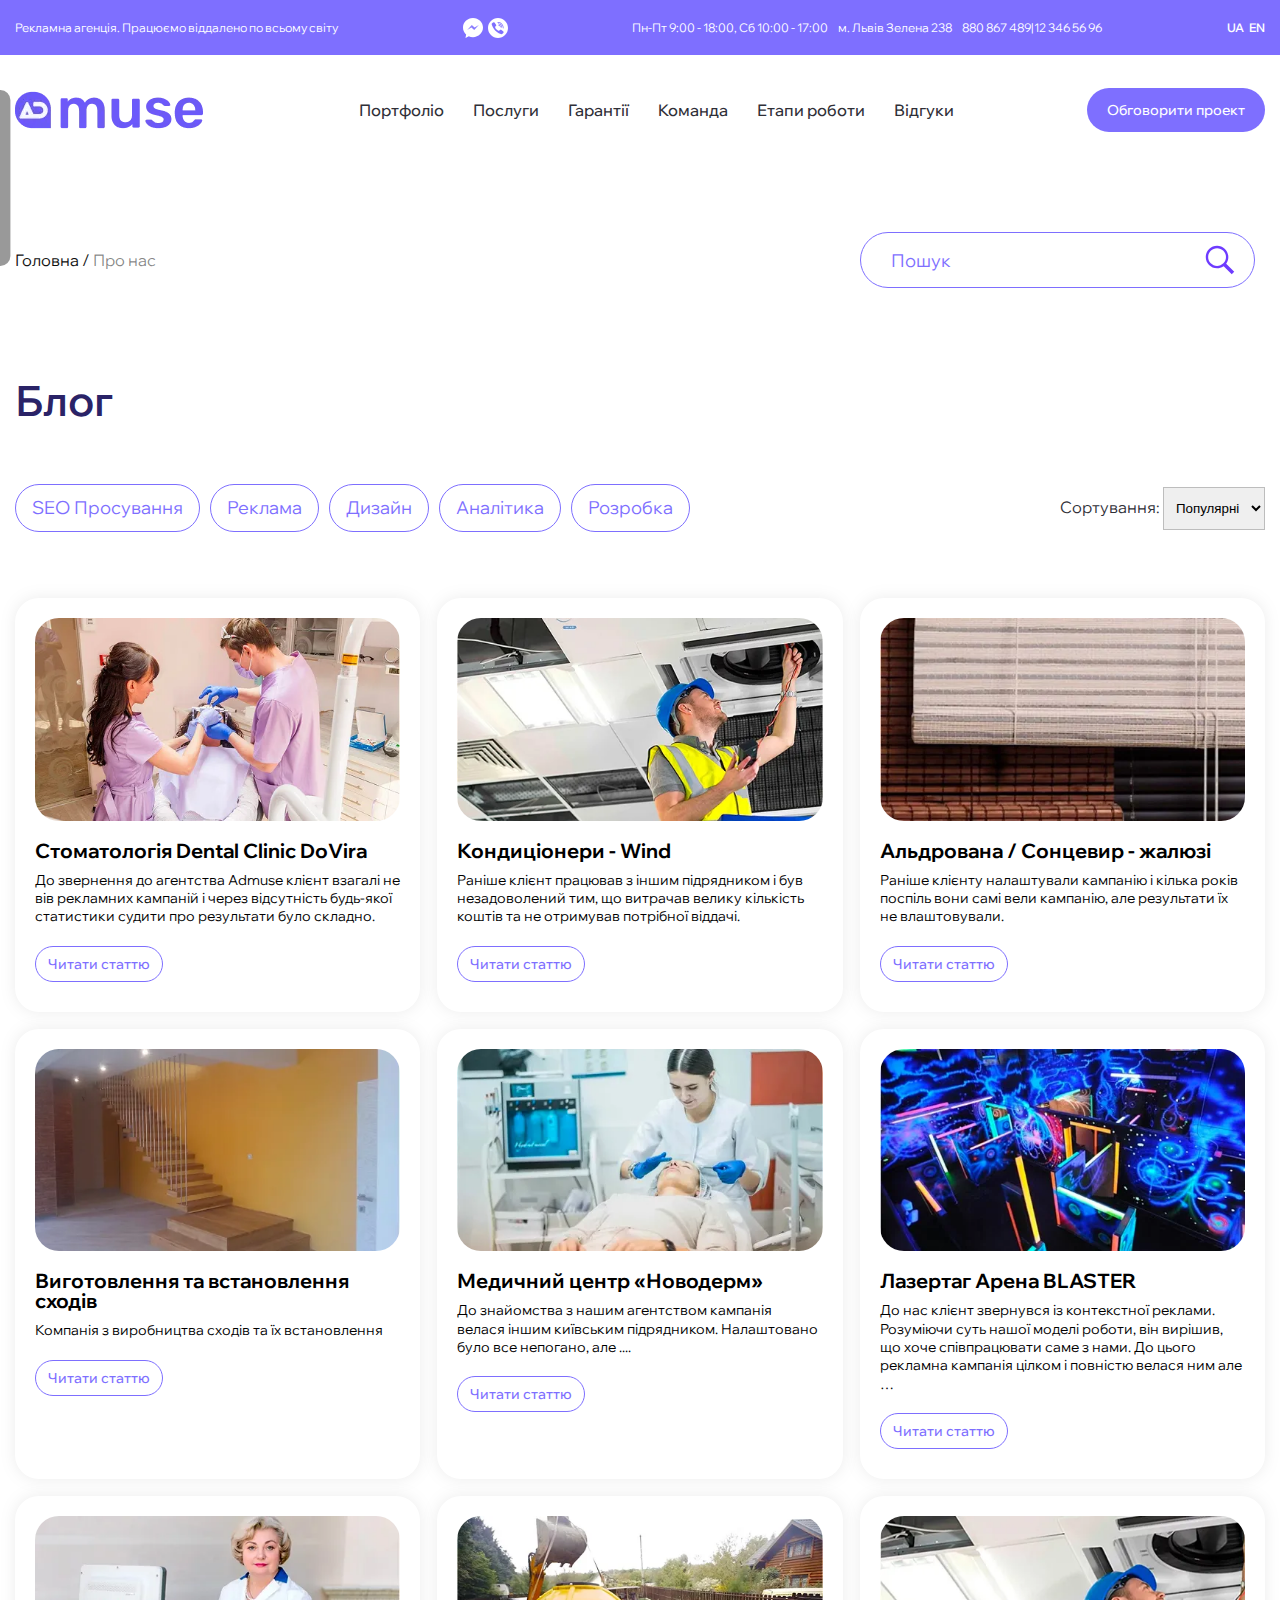
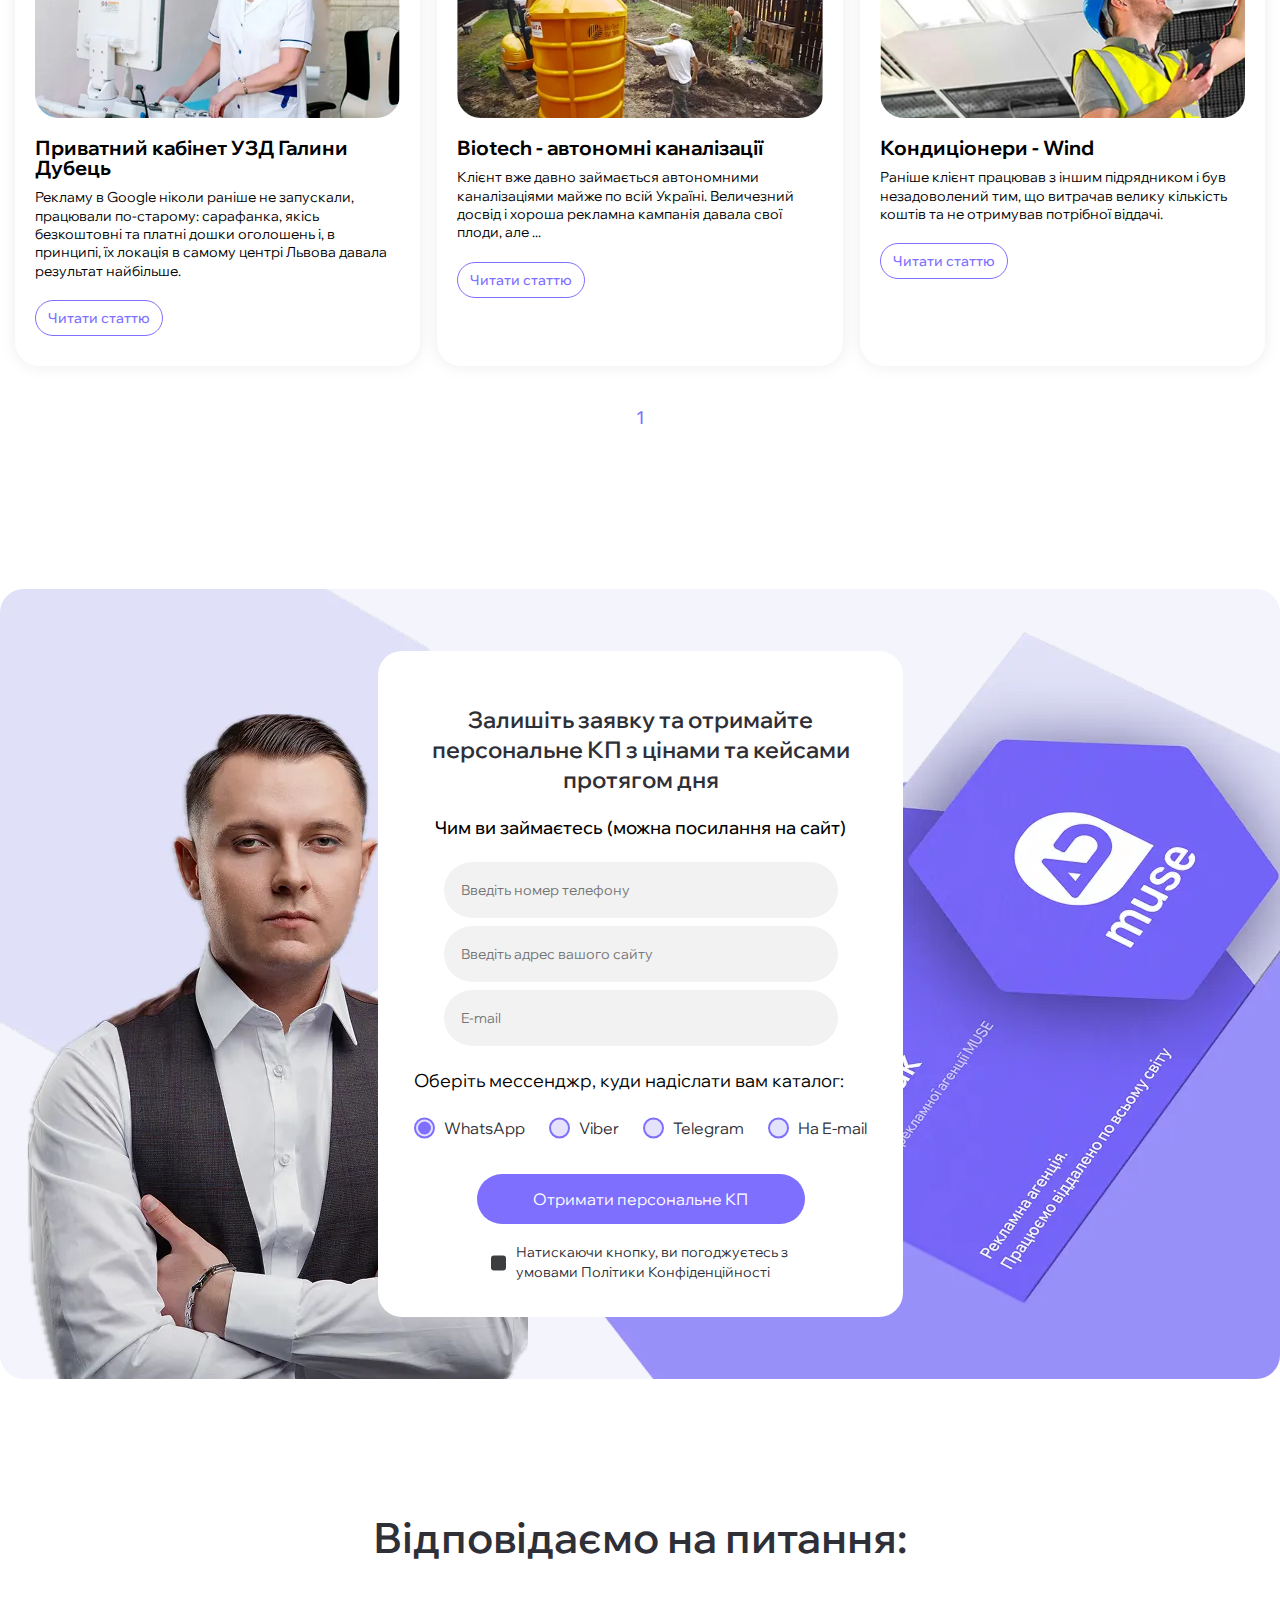
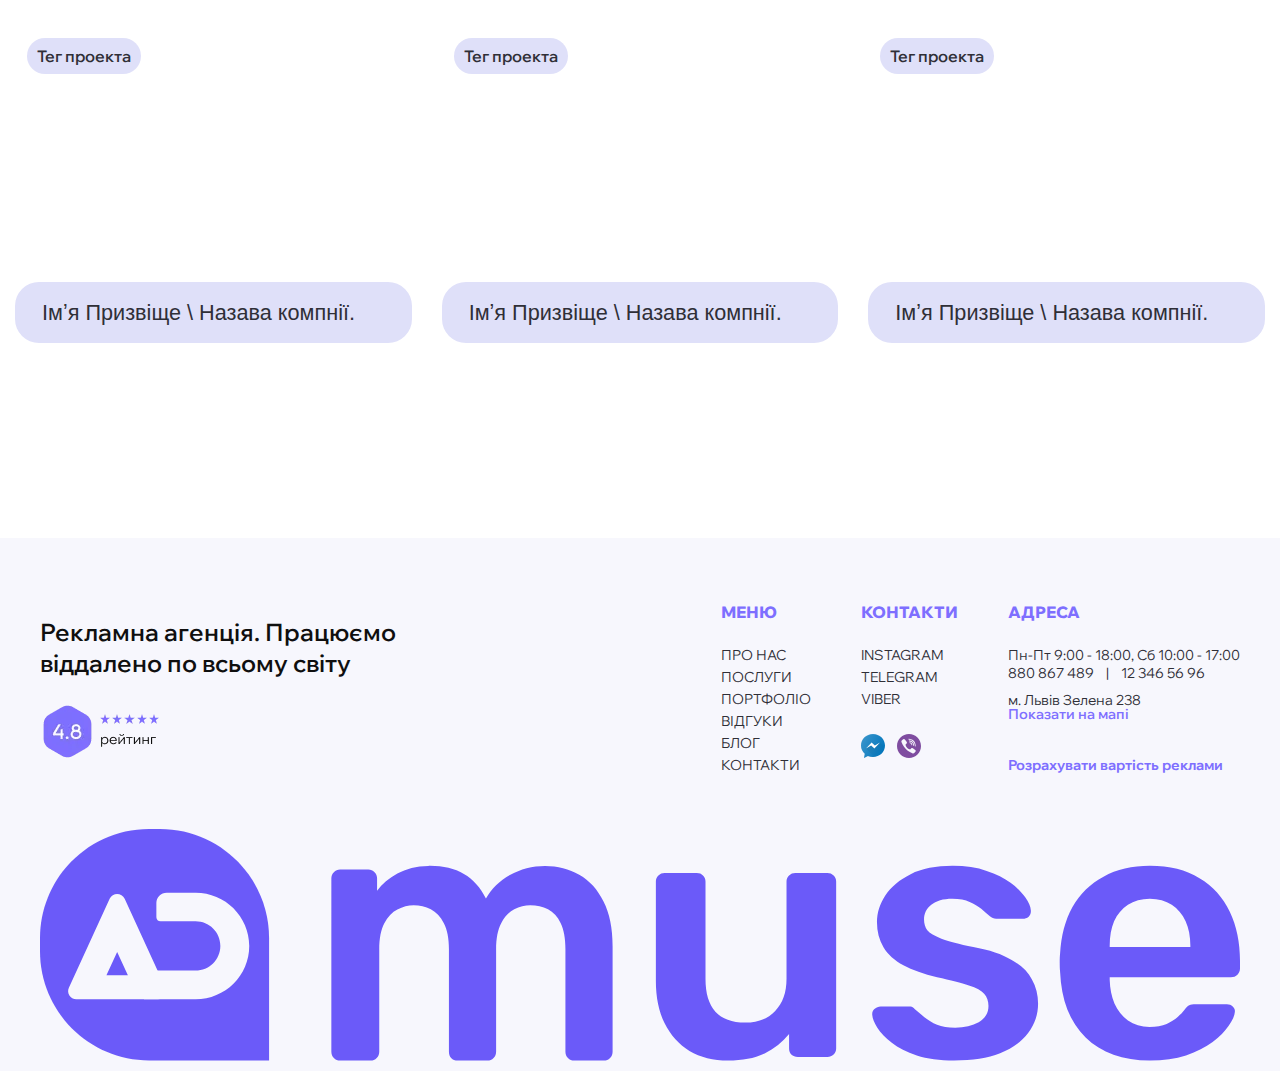
<file: blog.html>
<!doctype html>
<html lang="uk">
	<head>
		<meta charset="UTF-8">
		<meta name="viewport" content="width=device-width, initial-scale=1.0">
		<link rel="preload" href="./assets/fonts/helvetica_regular.woff2" as="font" type="font/woff2" crossorigin="anonymous">
		<link rel="shortcut icon" href="assets/img/favicon.ico">
		<title>Blog</title>
		<script type="module" crossorigin="" src="./js/app.min.js?v=1754390729342"></script>
		<script type="module" crossorigin="" src="./js/slider.min.js?v=1754390729342"></script>
		<link rel="stylesheet" crossorigin="" href="./css/app.min.css?v=1754390729342">
		<link rel="stylesheet" crossorigin="" href="./css/slider.min.css?v=1754390729342">
	</head>
	<body>
		<div class="wrapper">
			<header data-fls-header="" class="header">
				<div class="header__top">
					<div class="header__top-wrapper">
						<div class="header__mark">
							<div class="header__score">4.8</div>
							<div class="header__stars">
								<img src="./assets/img/icons/star.svg" alt="*">
								<img src="./assets/img/icons/star.svg" alt="*">
								<img src="./assets/img/icons/star.svg" alt="*">
								<img src="./assets/img/icons/star.svg" alt="*">
								<img src="./assets/img/icons/star.svg" alt="*">
							</div>
						</div>
						<div class="header__desc">Рекламна агенція. Працюємо віддалено по всьому світу</div>
						<div class="header__social">
							<a href="#" class="header__link">
								<img src="./assets/img/icons/fbm.svg" alt="Facebook Messenger">
							</a>
							<a href="#" class="header__link">
								<img src="./assets/img/icons/vb.svg" alt="Viber">
							</a>
						</div>
						<div class="header__info">
							<div class="header__time">Пн-Пт 9:00 - 18:00, Сб 10:00 - 17:00</div>
							<div class="header__locate">м. Львів Зелена 238</div>
							<div class="header__call">
								<a href="tel:880867489">880 867 489</a>
								<a href="tel:12 346 56 96">12 346 56 96</a>
							</div>
						</div>
						<div class="header__langs">
							<a href="#" class="header__lang">UA</a>
							<a href="#" class="header__lang">EN</a>
						</div>
					</div>
				</div>
				<div class="header__container">
					<div class="header__bottom">
						<a href="#" class="header__logo">
							<picture>
								<img alt="AdMuse" src="./assets/img/logo.webp">
							</picture>
						</a>
						<a href="#" class="header__logo-mob">
							<img src="./assets/img/logo-mob.svg" alt="AdMuse">
						</a>
						<div class="header__menu menu">
							<div class="menu__btn">
								<button type="button" data-fls-menu="" class="menu__icon icon-menu">
									<span></span>
								</button>
							</div>
							<nav class="menu__body">
								<ul class="menu__list">
									<li class="menu__item">
										<a href="#" class="menu__link">Портфоліо</a>
									</li>
									<li class="menu__item">
										<a href="#" class="menu__link">Послуги</a>
									</li>
									<li class="menu__item">
										<a href="#" class="menu__link">Гарантії</a>
									</li>
									<li class="menu__item">
										<a href="#" class="menu__link">Koманда</a>
									</li>
									<li class="menu__item">
										<a href="#" class="menu__link">Етапи роботи</a>
									</li>
									<li class="menu__item">
										<a href="#" class="menu__link">Відгуки</a>
									</li>
								</ul>
								<div class="menu__langs">
									<a href="#" class="mob-menu__lang">UA</a>
									<a href="#" class="mob-menu__lang">RU</a>
									<a href="#" class="mob-menu__lang">EN</a>
								</div>
								<div class="menu__mob mob-menu">
									<div class="mob-menu__info">
										<div class="mob-menu__time">Пн-Пт 9:00 - 18:00, Сб 10:00 - 17:00</div>
										<div class="mob-menu__loc">м. Львів Зелена 238</div>
										<div class="mob-menu__phone">
											<a href="tel:880 867 489">880 867 489</a>
											<a href="tel:12 346 56 96">12 346 56 96</a>
										</div>
									</div>
									<div class="mob-menu__row">
										<div class="mob-menu__mark">
											<div class="mob-menu__score">4.8</div>
											<div class="mob-menu__stars">
												<img src="./assets/img/icons/star.svg" alt="*">
												<img src="./assets/img/icons/star.svg" alt="*">
												<img src="./assets/img/icons/star.svg" alt="*">
												<img src="./assets/img/icons/star.svg" alt="*">
												<img src="./assets/img/icons/star.svg" alt="*">
											</div>
										</div>
										<div class="mob-menu__social">
											<a href="#" class="mob-menu__link">
												<img src="./assets/img/icons/fbm.svg" alt="Facebook Messenger">
											</a>
											<a href="#" class="mob-menu__link">
												<img src="./assets/img/icons/vb.svg" alt="Viber">
											</a>
										</div>
									</div>
									<div class="mob-menu__desc">Рекламна агенція. Працюємо віддалено по всьому світу</div>
								</div>
							</nav>
						</div>
						<!--
<fetch url="@components/layout/menu/menu.json">
<each loop='item in response'>
</each>
</fetch>
-->
						<a href="#" class="header__button btn-primary">Обговорити проект</a>
					</div>
				</div>
			</header>
			<main class="page">
				<div class="page-nav">
					<div class="page-nav__container">
						<div class="page-nav__pages">
							<a href="index.html" class="page-nav__back">Головна /</a>
							<div class="page-nav__current">Про нас</div>
						</div>
						<form action="#" class="page-nav__search">
							<input type="text" placeholder="Пошук" class="page-nav__input" name="search" id="search" required>
							<button data-fls-button="" type="submit" class="page-nav__submit">
								<img src="./assets/img/blog_page/search/search.svg" alt="Image">
							</button>
						</form>
					</div>
				</div>
				<section class="page__blog blog">
					<div class="blog__container">
						<h2 class="blog__title title title_blog-page">Блог</h2>
						<div class="blog__nav">
							<div class="blog__buttons">
								<button type="button" class="blog__btn">SEO Просування</button>
								<button type="button" class="blog__btn">Реклама</button>
								<button type="button" class="blog__btn">Дизайн</button>
								<button type="button" class="blog__btn">Аналітика</button>
								<button type="button" class="blog__btn">Розробка</button>
							</div>
							<label class="blog__label">
								Сортування:
								<select name="sort" class="blog__select">
									<option value="popular">Популярні</option>
									<option value="popular">Нові</option>
									<option value="popular">Старі</option>
								</select>
							</label>
						</div>
						<div class="blog__row">
							<div class="blog__column">
								<div class="blog__item item-blog">
									<div class="item-blog__img">
										<picture>
											<img alt="Image" src="./assets/img/blog/01.webp">
										</picture>
									</div>
									<h3 class="item-blog__title">Стоматологія Dental Clinic DoVira</h3>
									<div class="item-blog__text">
										До звернення до агентства Admuse клієнт взагалі не вів рекламних кампаній і через
                            відсутність будь-якої статистики судити про результати було складно.
									</div>
									<a href="#" class="item-blog__btn">Читати статтю</a>
								</div>
							</div>
							<div class="blog__column">
								<div class="blog__item item-blog">
									<div class="item-blog__img">
										<picture>
											<img alt="Image" src="./assets/img/blog/02.webp">
										</picture>
									</div>
									<h3 class="item-blog__title">Кондиціонери - Wind</h3>
									<div class="item-blog__text">
										Раніше клієнт працював з іншим підрядником і був незадоволений тим, що витрачав велику
                            кількість коштів та не отримував потрібної віддачі.
									</div>
									<a href="#" class="item-blog__btn">Читати статтю</a>
								</div>
							</div>
							<div class="blog__column">
								<div class="blog__item item-blog">
									<div class="item-blog__img">
										<picture>
											<img alt="Image" src="./assets/img/blog/03.webp">
										</picture>
									</div>
									<h3 class="item-blog__title">Альдрована / Сонцевир - жалюзі</h3>
									<div class="item-blog__text">
										Раніше клієнту налаштували кампанію і кілька років поспіль вони самі вели кампанію, але
                            результати їх не влаштовували.
									</div>
									<a href="#" class="item-blog__btn">Читати статтю</a>
								</div>
							</div>
							<div class="blog__column">
								<div class="blog__item item-blog">
									<div class="item-blog__img">
										<picture>
											<img alt="Image" src="./assets/img/blog/04.webp">
										</picture>
									</div>
									<h3 class="item-blog__title">Виготовлення та встановлення сходів</h3>
									<div class="item-blog__text">Компанія з виробництва сходів та їх встановлення</div>
									<a href="#" class="item-blog__btn">Читати статтю</a>
								</div>
							</div>
							<div class="blog__column">
								<div class="blog__item item-blog">
									<div class="item-blog__img">
										<picture>
											<img alt="Image" src="./assets/img/blog/05.webp">
										</picture>
									</div>
									<h3 class="item-blog__title">Медичний центр «Новодерм»</h3>
									<div class="item-blog__text">
										До знайомства з нашим агентством кампанія велася іншим київським підрядником. Налаштовано
                            було все непогано, але ....
									</div>
									<a href="#" class="item-blog__btn">Читати статтю</a>
								</div>
							</div>
							<div class="blog__column">
								<div class="blog__item item-blog">
									<div class="item-blog__img">
										<picture>
											<img alt="Image" src="./assets/img/blog/06.webp">
										</picture>
									</div>
									<h3 class="item-blog__title">Лазертаг Арена BLASTER</h3>
									<div class="item-blog__text">
										До нас клієнт звернувся із контекстної реклами. Розуміючи суть нашої моделі роботи, він
                            вирішив, що хоче співпрацювати саме з нами. До цього рекламна кампанія цілком і повністю
                            велася ним але …
									</div>
									<a href="#" class="item-blog__btn">Читати статтю</a>
								</div>
							</div>
							<div class="blog__column">
								<div class="blog__item item-blog">
									<div class="item-blog__img">
										<picture>
											<img alt="Image" src="./assets/img/blog/07.webp">
										</picture>
									</div>
									<h3 class="item-blog__title">Приватний кабінет УЗД Галини Дубець</h3>
									<div class="item-blog__text">
										Рекламу в Google ніколи раніше не запускали, працювали по-старому: сарафанка, якісь
                            безкоштовні та платні дошки оголошень і, в принципі, їх локація в самому центрі Львова
                            давала результат найбільше.
									</div>
									<a href="#" class="item-blog__btn">Читати статтю</a>
								</div>
							</div>
							<div class="blog__column">
								<div class="blog__item item-blog">
									<div class="item-blog__img">
										<picture>
											<img alt="Image" src="./assets/img/blog/08.webp">
										</picture>
									</div>
									<h3 class="item-blog__title">Biotech - автономні каналізації</h3>
									<div class="item-blog__text">
										Клієнт вже давно займається автономними каналізаціями майже по всій Україні. Величезний
                            досвід і хороша рекламна кампанія давала свої плоди, але ...
									</div>
									<a href="#" class="item-blog__btn">Читати статтю</a>
								</div>
							</div>
							<div class="blog__column">
								<div class="blog__item item-blog">
									<div class="item-blog__img">
										<picture>
											<img alt="Image" src="./assets/img/blog/09.webp">
										</picture>
									</div>
									<h3 class="item-blog__title">Кондиціонери - Wind</h3>
									<div class="item-blog__text">
										Раніше клієнт працював з іншим підрядником і був незадоволений тим, що витрачав велику
                            кількість коштів та не отримував потрібної віддачі.
									</div>
									<a href="#" class="item-blog__btn">Читати статтю</a>
								</div>
							</div>
						</div>
						<div class="blog__pagination">
							<button type="button" class="blog__pag">1</button>
							<button type="button" class="blog__pag">2</button>
							<button type="button" class="blog__pag">3</button>
							<button type="button" class="blog__pag">4</button>
							<button type="button" class="blog__pag">5</button>
							<button type="button" class="blog__pag">6</button>
						</div>
					</div>
				</section>
				<section class="page__form form">
					<div class="form__container">
						<div class="form__img-oleh">
							<picture>
								<img alt="Image" src="./assets/img/form/oleh.webp">
							</picture>
						</div>
						<form action="#" class="form__form">
							<h2 class="form__title title">Залишіть заявку та отримайте персональне КП з цінами та кейсами протягом дня</h2>
							<div class="form__caption">Чим ви займаєтесь (можна посилання на сайт)</div>
							<label class="form__item">
								<input required type="tel" name="tel" class="form__input" placeholder="Введіть номер телефону">
							</label>
							<label class="form__item">
								<input required type="text" name="url" class="form__input" placeholder="Введіть адрес вашого сайту">
							</label>
							<label class="form__item">
								<input required type="email" name="mail" class="form__input" placeholder="E-mail">
							</label>
							<div class="form__options">
								<div class="form__label">Оберіть мессенджр, куди надіслати вам каталог:</div>
								<div class="form__list">
									<label class="form__radio">
										<input checked type="radio" name="messanger" value="WhatsApp">
										<span>WhatsApp</span>
									</label>
									<label class="form__radio">
										<input type="radio" name="messanger" value="Viber">
										<span>Viber</span>
									</label>
									<label class="form__radio">
										<input type="radio" name="messanger" value="Telegram">
										<span>Telegram</span>
									</label>
									<label class="form__radio">
										<input type="radio" name="messanger" value="Ha E-mail">
										<span>Ha E-mail</span>
									</label>
								</div>
							</div>
							<button data-fls-button="" type="submit" class="form__button">Отримати персональне КП</button>
							<label class="form__agree">
								<input required type="radio" name="agree" value="згоден">
								<span>Натискаючи кнопку, ви погоджуєтесь з умовами Політики Конфіденційності</span>
							</label>
						</form>
						<div class="form__img-card">
							<picture>
								<source media="(max-width: 600px)" srcset="./assets/img/form/card-600.webp" type="image/webp">
								<img alt="Image" src="./assets/img/form/card.webp">
							</picture>
						</div>
					</div>
				</section>
				<section class="page__answers answers">
					<div class="answers__container">
						<h2 class="answers__title title">Відповідаємо на питання:</h2>
						<div data-fls-slider="" class="answers__slider swiper">
							<div class="answers__wrapper swiper-wrapper">
								<div class="answers__slide swiper-slide">
									<div class="answers__item">
										<div class="answers__tag">Тег проекта</div>
										<div class="answers__video">
											<iframe width="560" height="315" src="https://www.youtube.com/embed/aGRDAlWFfvU?si=hH6b-MzMdD_1uq5X" title="YouTube video player" frameborder="0" allow="accelerometer; autoplay; clipboard-write; encrypted-media; gyroscope; picture-in-picture; web-share" referrerpolicy="strict-origin-when-cross-origin" allowfullscreen></iframe>
										</div>
										<div class="answers__info">Імʼя Призвіще \ Назава компнії.</div>
									</div>
								</div>
								<div class="answers__slide swiper-slide">
									<div class="answers__item">
										<div class="answers__tag">Тег проекта</div>
										<div class="answers__video">
											<iframe width="560" height="315" src="https://www.youtube.com/embed/aGRDAlWFfvU?si=hH6b-MzMdD_1uq5X" title="YouTube video player" frameborder="0" allow="accelerometer; autoplay; clipboard-write; encrypted-media; gyroscope; picture-in-picture; web-share" referrerpolicy="strict-origin-when-cross-origin" allowfullscreen></iframe>
										</div>
										<div class="answers__info">Імʼя Призвіще \ Назава компнії.</div>
									</div>
								</div>
								<div class="answers__slide swiper-slide">
									<div class="answers__item">
										<div class="answers__tag">Тег проекта</div>
										<div class="answers__video">
											<iframe width="560" height="315" src="https://www.youtube.com/embed/aGRDAlWFfvU?si=hH6b-MzMdD_1uq5X" title="YouTube video player" frameborder="0" allow="accelerometer; autoplay; clipboard-write; encrypted-media; gyroscope; picture-in-picture; web-share" referrerpolicy="strict-origin-when-cross-origin" allowfullscreen></iframe>
										</div>
										<div class="answers__info">Імʼя Призвіще \ Назава компнії.</div>
									</div>
								</div>
							</div>
							<div class="answers__nav">
								<button type="button" class="answers-swiper-button-prev">
									<img src="./assets/img/icons/arrow.svg" alt="Назад">
								</button>
								<button type="button" class="answers-swiper-button-next">
									<img src="./assets/img/icons/arrow.svg" alt="Вперед">
								</button>
							</div>
						</div>
					</div>
				</section>
			</main>
			<footer data-fls-footer="" class="footer">
				<div class="footer__container">
					<div class="footer__top">
						<div class="footer__info">
							<div class="footer__label">Рекламна агенція. Працюємо віддалено по всьому світу</div>
							<div class="footer__mark">
								<picture>
									<img alt="4.8/5" src="./assets/img/footer/rating.webp">
								</picture>
							</div>
						</div>
						<div class="footer__nav">
							<div class="footer__row">
								<div class="footer__caption">меню</div>
								<li class="footer__list">
									<a class="footer__link" href="#">Про нас</a>
									<a class="footer__link" href="#">Послуги</a>
									<a class="footer__link" href="#">Портфоліо</a>
									<a class="footer__link" href="#">Відгуки</a>
									<a class="footer__link" href="#">Блог</a>
									<a class="footer__link" href="#">Контакти</a>
								</li>
							</div>
							<div class="footer__row">
								<div class="footer__caption">Контакти</div>
								<li class="footer__list">
									<a class="footer__link" href="#">instagram</a>
									<a class="footer__link" href="#">telegram</a>
									<a class="footer__link" href="#">viber</a>
								</li>
								<div class="footer__social">
									<a href="#">
										<img src="./assets/img/footer/msg.svg" alt="Image">
									</a>
									<a href="#">
										<img src="./assets/img/footer/vb.svg" alt="Image">
									</a>
								</div>
							</div>
							<div class="footer__row">
								<div class="footer__caption">аДРЕСА</div>
								<div class="footer__sheulde">Пн-Пт 9:00 - 18:00, Сб 10:00 - 17:00</div>
								<div class="footer__numbers">
									<a href="tel:880 867 489" class="footer__number">880 867 489</a>
									<a href="tel:12 346 56 96" class="footer__number">12 346 56 96</a>
								</div>
								<div class="footer__adress">
									<span>м. Львів Зелена 238</span>
									<a href="">Показати на мапі</a>
								</div>
								<a href="#" class="footer__btn">Розрахувати вартість реклами</a>
							</div>
						</div>
					</div>
					<div class="footer__bottom">
						<img src="./assets/img/footer/logo.svg" alt="Admuse">
					</div>
				</div>
			</footer>
		</div>
		<ul id="fls-dev-panel">
			<li>
				<a href="service.html">service</a>
			</li>
			<li>
				<a href="index.html">index</a>
			</li>
			<li>
				<a href="contacts.html">contacts</a>
			</li>
			<li>
				<a href="blog.html">blog</a>
			</li>
			<li>
				<a href="article.html">article</a>
			</li>
			<li>
				<a href="about.html">about</a>
			</li>
		</ul>
		<style>
			#fls-dev-panel{
				position: fixed;
				left: 10px;
				padding: 15px 25px 15px 15px;
				border-radius: 0 10px 10px 0;
				top: 10%;
				color: #ffffff;
				background-color: rgba(51, 51, 51, 0.5);
				transform: translate(-100%, 0px);
				max-height: 80svh;
				overflow: auto;
				transition: all 300ms;
				z-index: 9999;
				font-family: Arial, "Helvetica Neue", Helvetica, sans-serif;
			}
			#fls-dev-panel li{
				list-style:none;
			}
			#fls-dev-panel hr{
				border-bottom: 1px solid;
			}
			#fls-dev-panel:hover{
				left: 0px;
				transform: translate(0, 0);
			}
			#fls-dev-panel a{
				text-decoration: none;
				color: inherit;
			}
			#fls-dev-panel a:hover {
				text-decoration: underline;
			}
			#fls-dev-panel li:not(:last-child) {
				margin-bottom: 10px;
			}
		</style>
	</body>
</html>
</file>
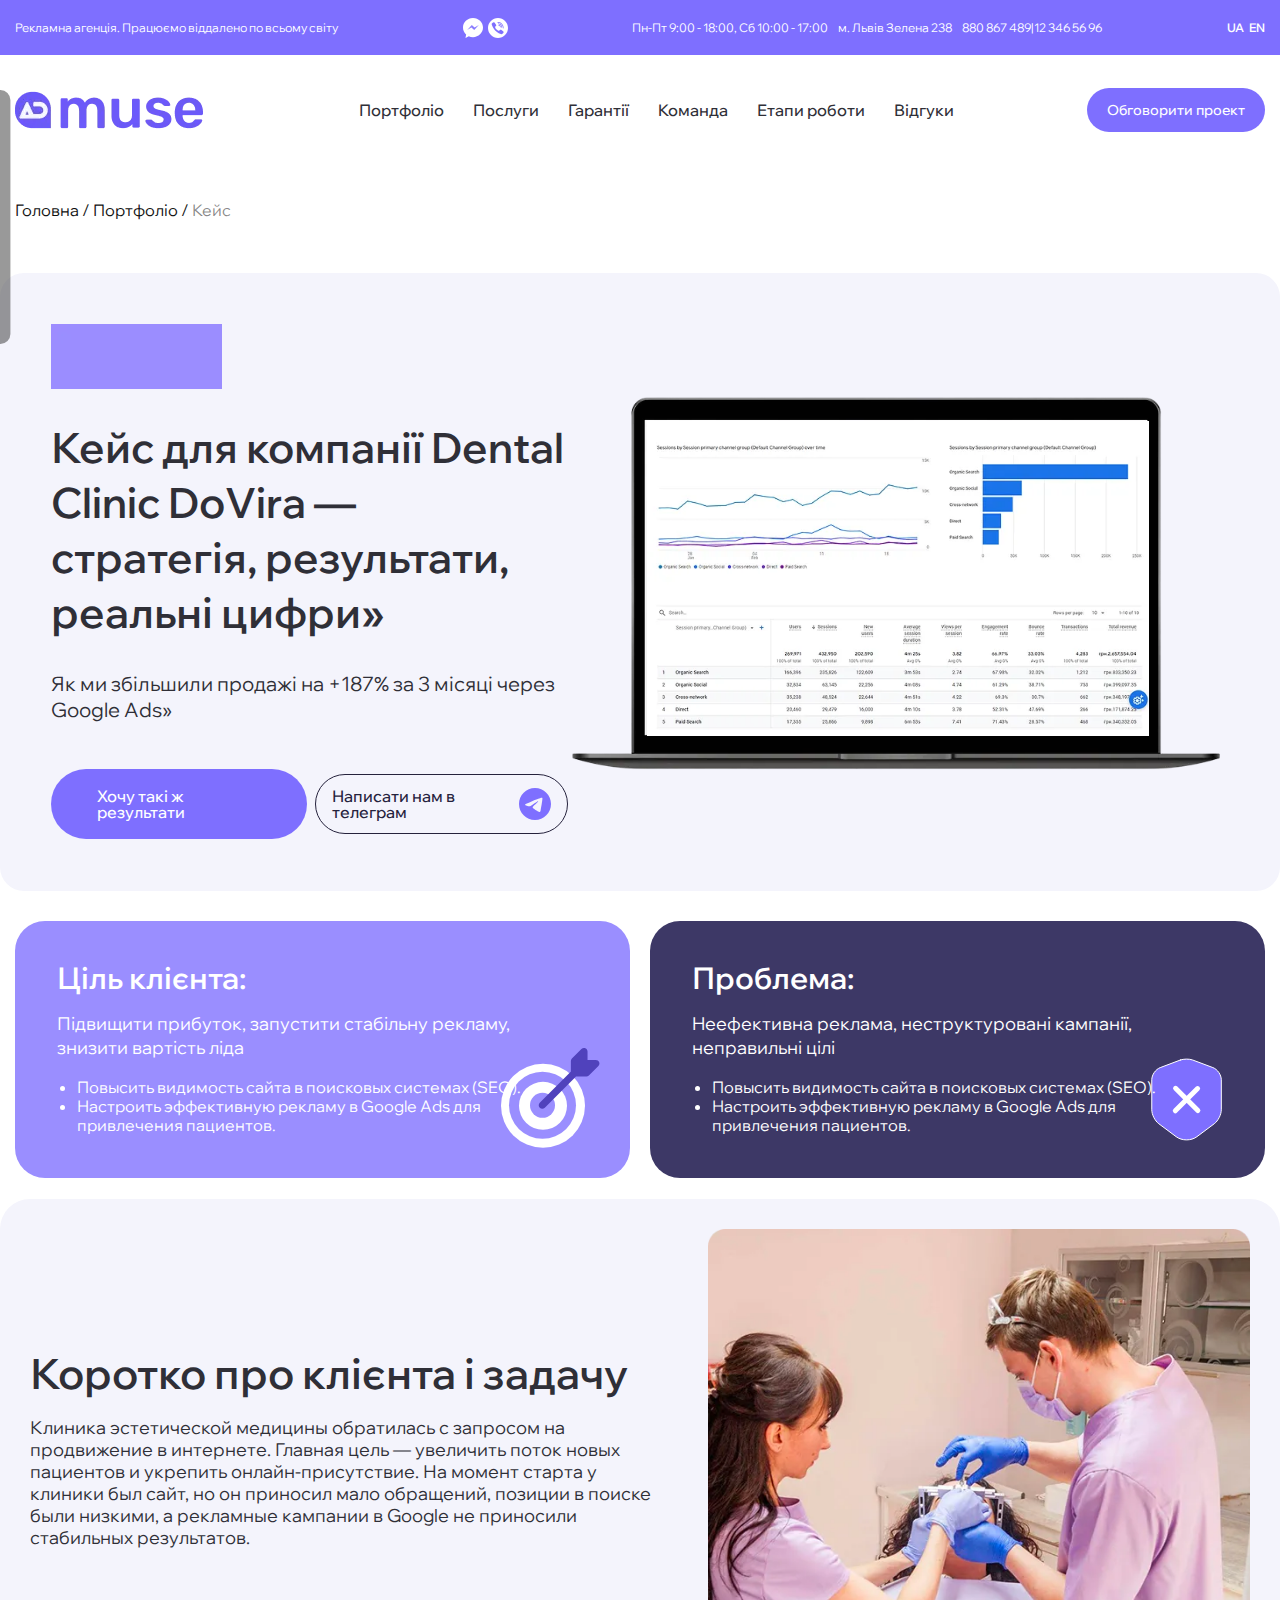
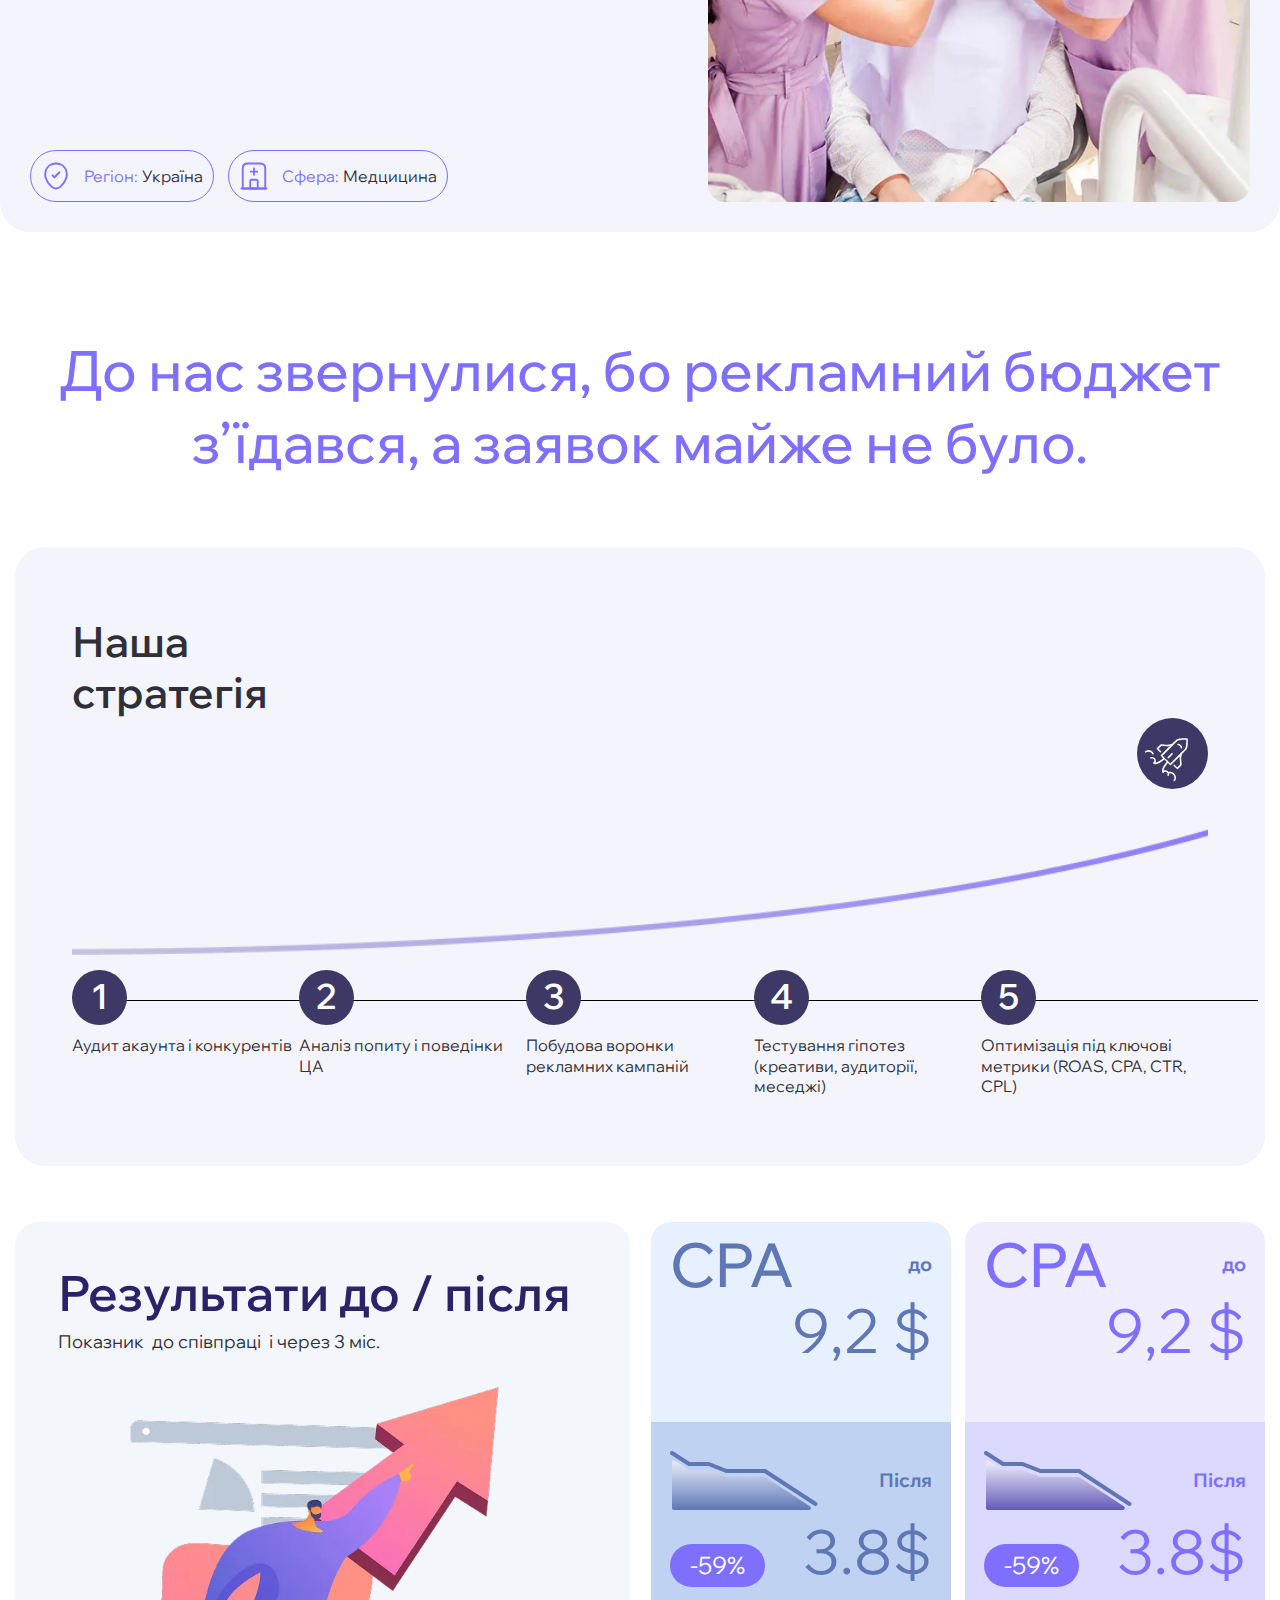
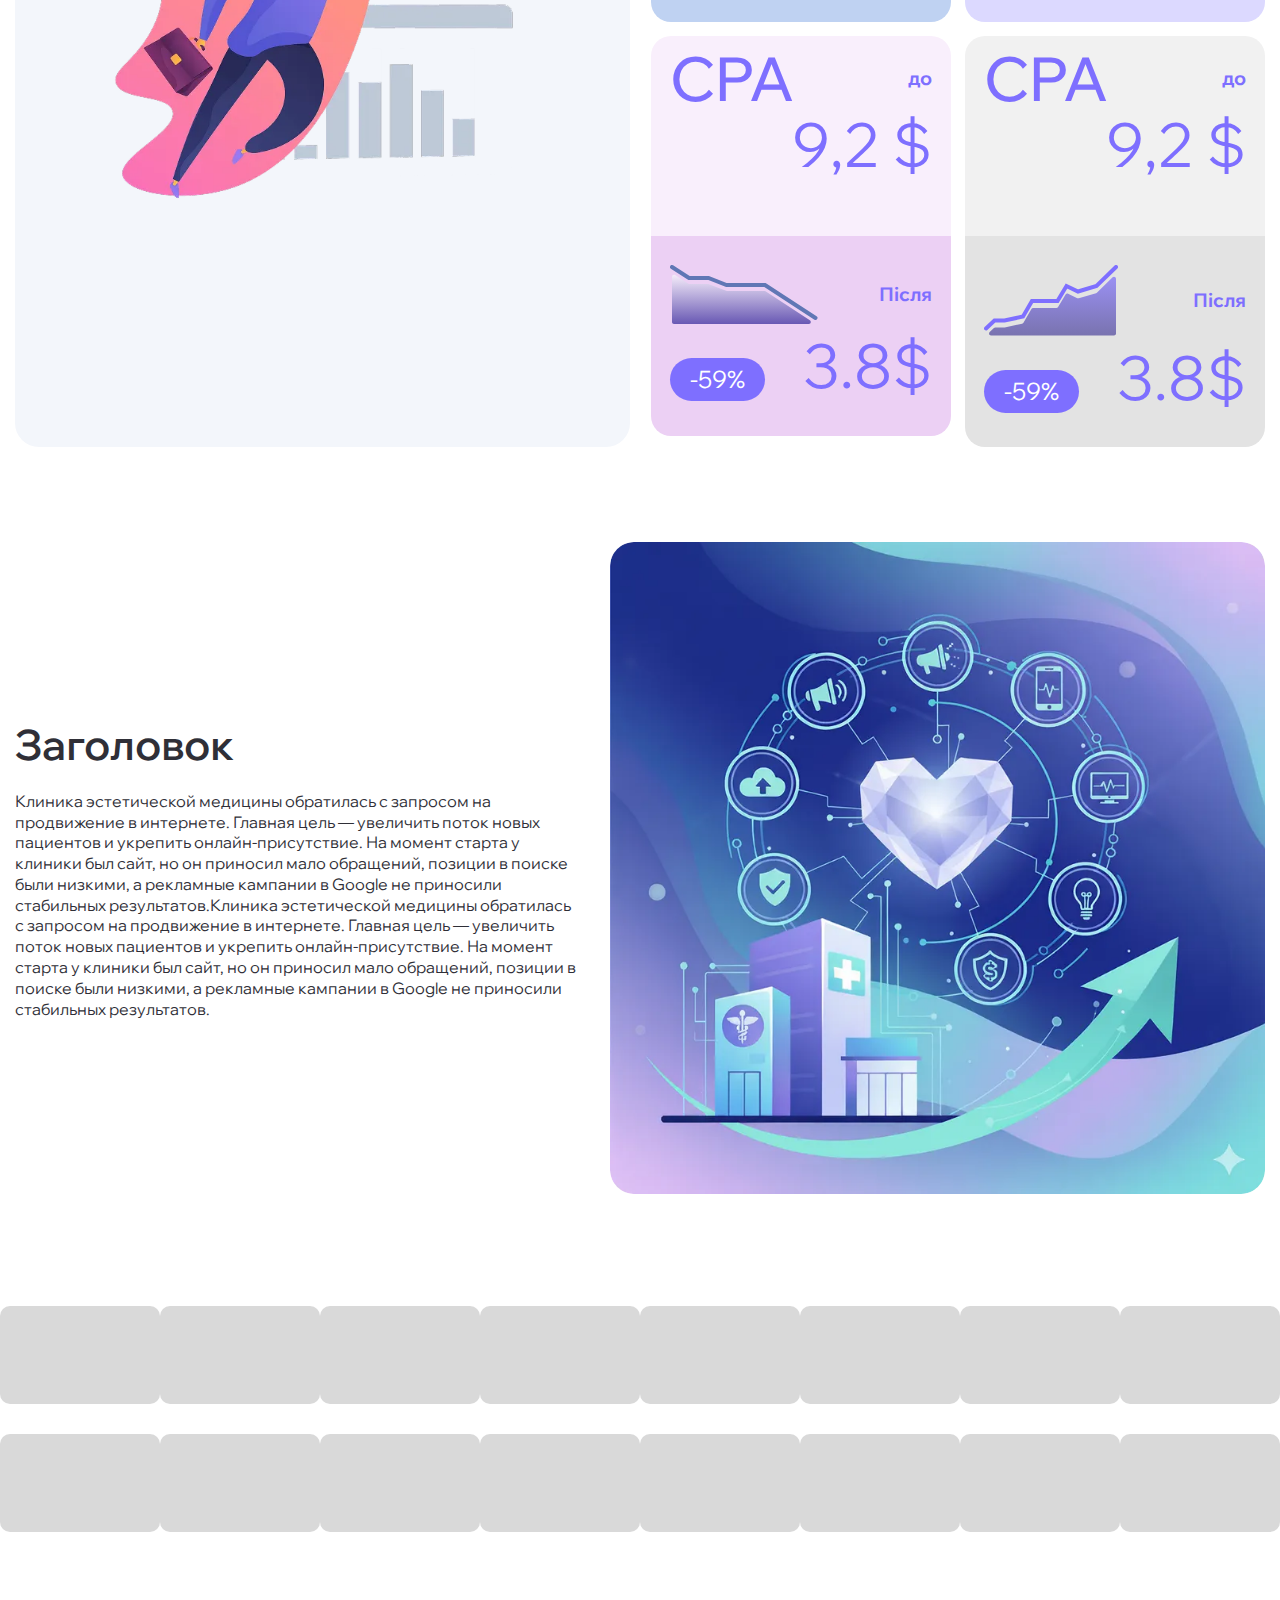
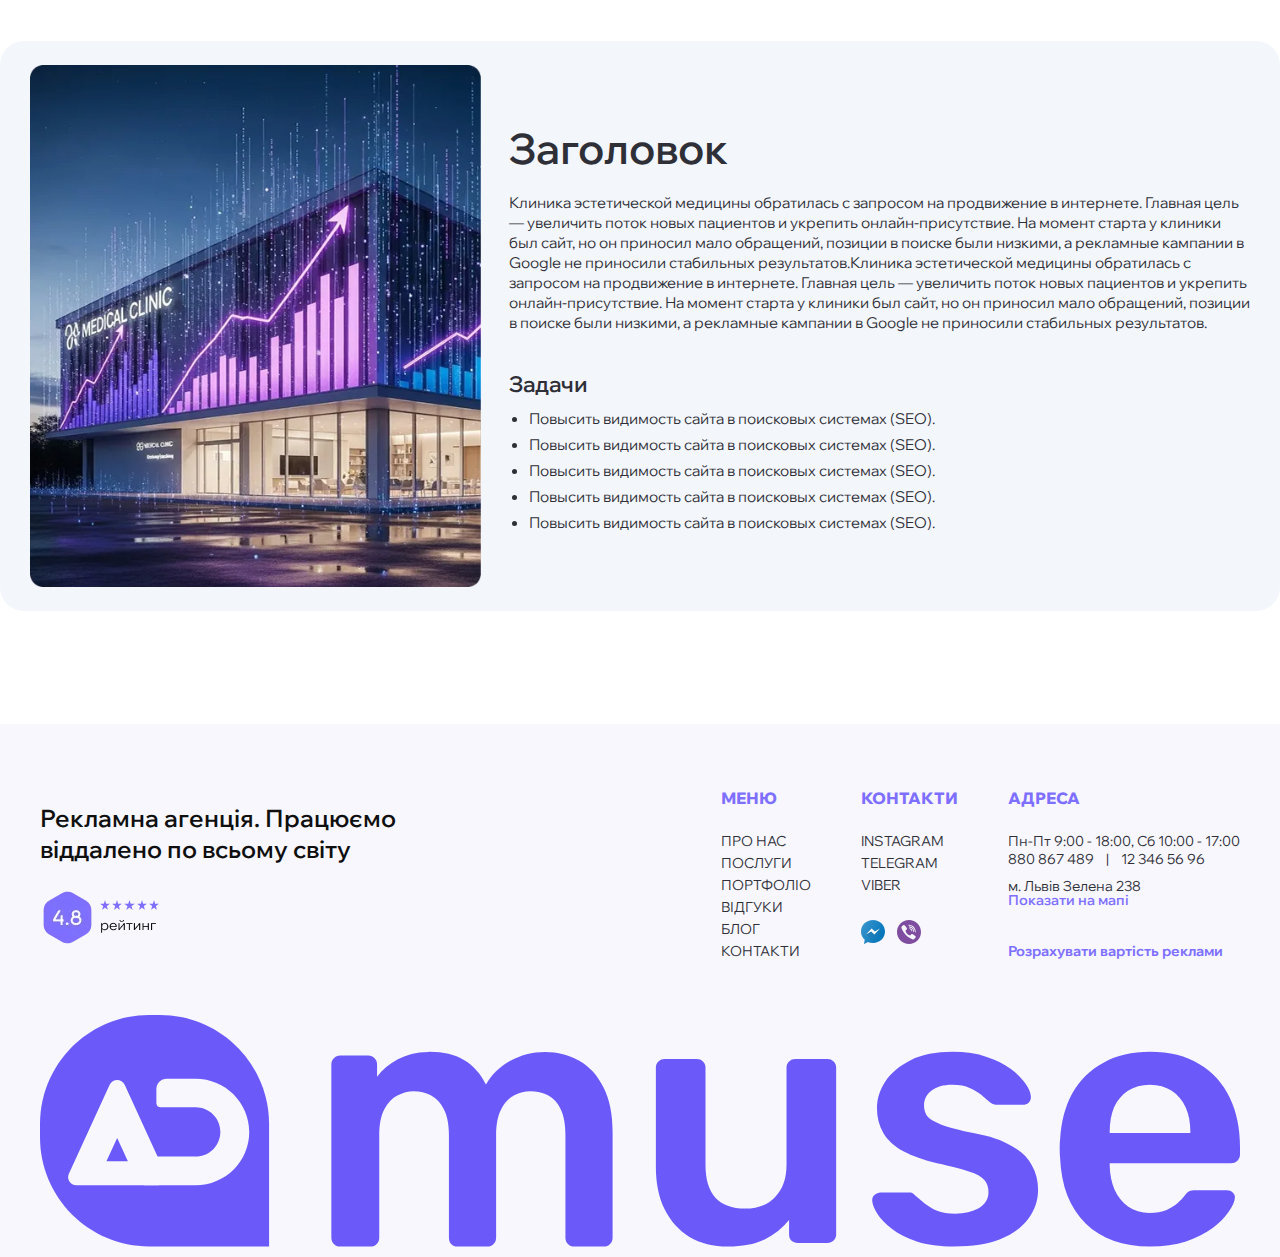
<file: case.html>
<!doctype html>
<html lang="uk">
	<head>
		<meta charset="UTF-8">
		<meta name="viewport" content="width=device-width, initial-scale=1.0">
		<link rel="preload" href="./assets/fonts/helvetica_regular.woff2" as="font" type="font/woff2" crossorigin="anonymous">
		<link rel="shortcut icon" href="assets/img/favicon.ico">
		<title>Case</title>
		<script type="module" crossorigin="" src="./js/app.min.js?v=1762620403623"></script>
		<link rel="stylesheet" crossorigin="" href="./css/app.min.css?v=1762620403623">
	</head>
	<body>
		<div class="wrapper">
			<header data-fls-header="" class="header">
				<div class="header__top">
					<div class="header__top-wrapper">
						<div class="header__mark">
							<div class="header__score">4.8</div>
							<div class="header__stars">
								<img src="./assets/img/icons/star.svg" alt="*">
								<img src="./assets/img/icons/star.svg" alt="*">
								<img src="./assets/img/icons/star.svg" alt="*">
								<img src="./assets/img/icons/star.svg" alt="*">
								<img src="./assets/img/icons/star.svg" alt="*">
							</div>
						</div>
						<div class="header__desc">Рекламна агенція. Працюємо віддалено по всьому світу</div>
						<div class="header__social">
							<a href="#" class="header__link">
								<img src="./assets/img/icons/fbm.svg" alt="Facebook Messenger">
							</a>
							<a href="#" class="header__link">
								<img src="./assets/img/icons/vb.svg" alt="Viber">
							</a>
						</div>
						<div class="header__info">
							<div class="header__time">Пн-Пт 9:00 - 18:00, Сб 10:00 - 17:00</div>
							<div class="header__locate">м. Львів Зелена 238</div>
							<div class="header__call">
								<a href="tel:880867489">880 867 489</a>
								<a href="tel:12 346 56 96">12 346 56 96</a>
							</div>
						</div>
						<div class="header__langs">
							<a href="#" class="header__lang">UA</a>
							<a href="#" class="header__lang">EN</a>
						</div>
					</div>
				</div>
				<div class="header__container">
					<div class="header__bottom">
						<a href="index.html" class="header__logo">
							<picture>
								<img alt="AdMuse" src="./assets/img/logo.webp">
							</picture>
						</a>
						<a href="index.html" class="header__logo-mob">
							<img src="./assets/img/logo-mob.svg" alt="AdMuse">
						</a>
						<div class="header__menu menu">
							<div class="menu__btn">
								<button type="button" data-fls-menu="" class="menu__icon icon-menu">
									<span></span>
								</button>
							</div>
							<nav class="menu__body">
								<ul class="menu__list">
									<li class="menu__item">
										<a href="portfolio.html" class="menu__link">Портфоліо</a>
									</li>
									<li class="menu__item">
										<a href="service.html" class="menu__link">Послуги</a>
									</li>
									<li class="menu__item">
										<a href="index.html#info" class="menu__link">Гарантії</a>
									</li>
									<li class="menu__item">
										<a href="index.html#team" class="menu__link">Koманда</a>
									</li>
									<li class="menu__item">
										<a href="index.html#steps" class="menu__link">Етапи роботи</a>
									</li>
									<li class="menu__item">
										<a href="reviews.html" class="menu__link">Відгуки</a>
									</li>
								</ul>
								<div class="menu__langs">
									<a href="#" class="mob-menu__lang">UA</a>
									<a href="#" class="mob-menu__lang">RU</a>
									<a href="#" class="mob-menu__lang">EN</a>
								</div>
								<div class="menu__mob mob-menu">
									<div class="mob-menu__info">
										<div class="mob-menu__time">Пн-Пт 9:00 - 18:00, Сб 10:00 - 17:00</div>
										<div class="mob-menu__loc">м. Львів Зелена 238</div>
										<div class="mob-menu__phone">
											<a href="tel:880 867 489">880 867 489</a>
											<a href="tel:12 346 56 96">12 346 56 96</a>
										</div>
									</div>
									<div class="mob-menu__row">
										<div class="mob-menu__mark">
											<div class="mob-menu__score">4.8</div>
											<div class="mob-menu__stars">
												<img src="./assets/img/icons/star.svg" alt="*">
												<img src="./assets/img/icons/star.svg" alt="*">
												<img src="./assets/img/icons/star.svg" alt="*">
												<img src="./assets/img/icons/star.svg" alt="*">
												<img src="./assets/img/icons/star.svg" alt="*">
											</div>
										</div>
										<div class="mob-menu__social">
											<a href="#" class="mob-menu__link">
												<img src="./assets/img/icons/fbm.svg" alt="Facebook Messenger">
											</a>
											<a href="#" class="mob-menu__link">
												<img src="./assets/img/icons/vb.svg" alt="Viber">
											</a>
										</div>
									</div>
									<div class="mob-menu__desc">Рекламна агенція. Працюємо віддалено по всьому світу</div>
								</div>
							</nav>
						</div>
						<!--
<fetch url="@components/layout/menu/menu.json">
<each loop='item in response'>
</each>
</fetch>
-->
						<a href="#" data-fls-popup-link="discuss" class="header__button btn-primary">Обговорити проект</a>
					</div>
				</div>
			</header>
			<main class="page">
				<div class="page-nav">
					<div class="page-nav__container">
						<div class="page-nav__pages">
							<a href="index.html" class="page-nav__back">Головна /</a>
							<a href="portfolio.html" class="page-nav__back">Портфоліо /</a>
							<div class="page-nav__current">Кейс</div>
						</div>
					</div>
				</div>
				<section class="page__hero-case case-hero">
					<div class="case-hero__container">
						<div class="case-hero__content">
							<div class="case-hero__brand">
								<picture>
									<img alt="Brand" src="./assets/img/case/hero/brand.webp">
								</picture>
							</div>
							<h1 class="case-hero__title title">Кейс для компанії Dental Clinic DoVira — стратегія, результати, реальні цифри»</h1>
							<h2 class="case-hero__caption">Як ми збільшили продажі на +187% за 3 місяці через Google Ads»</h2>
							<div class="case-hero__buttons">
								<a href="#" class="case-hero__button btn-page">Хочу такі ж результати</a>
								<a href="#" class="case-hero__button-tg btn-bd">
									Написати нам в телеграм
									<img src="./assets/img/case/hero/tg.svg" alt="TG">
								</a>
							</div>
						</div>
						<div class="case-hero__results">
							<div class="case-hero__laptop">
								<picture>
									<source media="(max-width: 600px)" srcset="./assets/img/case/hero/laptop-600.webp" type="image/webp">
									<img alt="Laptop" class="case-hero__laptop-img" src="./assets/img/case/hero/laptop.webp">
								</picture>
								<div class="case-hero__screen">
									<picture>
										<source media="(max-width: 600px)" srcset="./assets/img/case/hero/screen-600.webp" type="image/webp">
										<img alt="Screen" src="./assets/img/case/hero/screen.webp">
									</picture>
								</div>
							</div>
						</div>
					</div>
				</section>
				<section class="page__goals goals">
					<div class="goals__container">
						<div class="goals__goal">
							<h3 class="goals__title">Ціль клієнта:</h3>
							<div class="goals__text">Підвищити прибуток, запустити стабільну рекламу, знизити вартість ліда</div>
							<ul class="goals__list">
								<li>Повысить видимость сайта в поисковых системах (SEO).</li>
								<li>Настроить эффективную рекламу в Google Ads для привлечения пациентов.</li>
							</ul>
							<div class="goals__img">
								<img src="./assets/img/case/goals/goals.svg" alt="Цілі">
							</div>
						</div>
						<div class="goals__problem">
							<h3 class="goals__title">Проблема:</h3>
							<div class="goals__text">Hеефективна реклама, неструктуровані кампанії, неправильні цілі</div>
							<ul class="goals__list">
								<li>Повысить видимость сайта в поисковых системах (SEO).</li>
								<li>Настроить эффективную рекламу в Google Ads для привлечения пациентов.</li>
							</ul>
							<div class="goals__img">
								<img src="./assets/img/case/goals/problems.svg" alt="Проблеми">
							</div>
						</div>
					</div>
				</section>
				<section class="page__client client">
					<div class="client__container">
						<div class="client__content">
							<h2 class="client__title title">Коротко про клієнта і задачу</h2>
							<div class="client__text">
								Клиника эстетической медицины обратилась с запросом на продвижение в интернете. Главная цель —
                    увеличить поток новых пациентов и укрепить онлайн-присутствие. На момент старта у клиники был сайт,
                    но он приносил мало обращений, позиции в поиске были низкими, а рекламные кампании в Google не
                    приносили стабильных результатов.
							</div>
							<div class="client__info">
								<div class="client__item">
									<div class="client__ico">
										<img src="./assets/img/case/client/loc.svg" alt="Локація">
										Регіон:
									</div>
									Україна
								</div>
								<div class="client__item">
									<div class="client__ico">
										<img src="./assets/img/case/client/sfera.svg" alt="Сфера">
										Сфера:
									</div>
									Медцицина
								</div>
							</div>
						</div>
						<div class="client__img">
							<picture>
								<source media="(max-width: 600px)" srcset="./assets/img/case/client/img-600.webp" type="image/webp">
								<img alt="Image" src="./assets/img/case/client/img.webp">
							</picture>
						</div>
					</div>
				</section>
				<section class="page__strategy strategy">
					<div class="strategy__container">
						<h2 class="strategy__title">До нас звернулися, бо рекламний бюджет з’їдався, а заявок майже не було.</h2>
						<div class="strategy__block">
							<h3 class="strategy__caption">Наша стратегія</h3>
							<div class="strategy__line">
								<img src="./assets/img/case/strategy/rocket.svg" alt="Image">
							</div>
							<div class="strategy__list">
								<div class="strategy__item">
									<span class="strategy__count">1</span>
									<p>Аудит акаунта і конкурентів</p>
								</div>
								<div class="strategy__item">
									<span class="strategy__count">2</span>
									<p>Аналіз попиту і поведінки ЦА</p>
								</div>
								<div class="strategy__item">
									<span class="strategy__count">3</span>
									<p>Побудова воронки рекламних кампаній</p>
								</div>
								<div class="strategy__item">
									<span class="strategy__count">4</span>
									<p>Тестування гіпотез (креативи, аудиторії, меседжі)</p>
								</div>
								<div class="strategy__item">
									<span class="strategy__count">5</span>
									<p>Оптимізація під ключові метрики (ROAS, CPA, CTR, CPL)</p>
								</div>
							</div>
						</div>
					</div>
				</section>
				<section class="page__ba ba">
					<div class="ba__container">
						<div class="ba__info">
							<h2 class="ba__title">Результати до / після</h2>
							<div class="ba__caption">Показник  до співпраці  і через 3 міс.</div>
							<div class="ba__img">
								<picture>
									<source media="(max-width: 600px)" srcset="./assets/img/case/results/result-600.webp" type="image/webp">
									<img alt="Image" src="./assets/img/case/results/result.webp">
								</picture>
							</div>
						</div>
						<div class="ba__row">
							<div class="ba__column ba-1">
								<div class="ba__before">
									<div class="ba__see">
										<h3 class="ba__label">CPA</h3>
										<div class="ba__labling">до</div>
									</div>
									<div class="ba__num">9,2 $</div>
								</div>
								<div class="ba__after">
									<div class="ba__res">
										<div class="ba__ico">
											<img src="./assets/img/case/results/01.svg" alt="Graphic">
										</div>
										<div class="ba__labling">Після</div>
									</div>
									<div class="ba__stats">
										<div class="ba__percents">-59%</div>
										<div class="ba__num">3.8$</div>
									</div>
								</div>
							</div>
							<div class="ba__column ba-2">
								<div class="ba__before">
									<div class="ba__see">
										<h3 class="ba__label">CPA</h3>
										<div class="ba__labling">до</div>
									</div>
									<div class="ba__num">9,2 $</div>
								</div>
								<div class="ba__after">
									<div class="ba__res">
										<div class="ba__ico">
											<img src="./assets/img/case/results/02.svg" alt="Graphic">
										</div>
										<div class="ba__labling">Після</div>
									</div>
									<div class="ba__stats">
										<div class="ba__percents">-59%</div>
										<div class="ba__num">3.8$</div>
									</div>
								</div>
							</div>
							<div class="ba__column ba-3">
								<div class="ba__before">
									<div class="ba__see">
										<h3 class="ba__label">CPA</h3>
										<div class="ba__labling">до</div>
									</div>
									<div class="ba__num">9,2 $</div>
								</div>
								<div class="ba__after">
									<div class="ba__res">
										<div class="ba__ico">
											<img src="./assets/img/case/results/03.svg" alt="Graphic">
										</div>
										<div class="ba__labling">Після</div>
									</div>
									<div class="ba__stats">
										<div class="ba__percents">-59%</div>
										<div class="ba__num">3.8$</div>
									</div>
								</div>
							</div>
							<div class="ba__column ba-4">
								<div class="ba__before">
									<div class="ba__see">
										<h3 class="ba__label">CPA</h3>
										<div class="ba__labling">до</div>
									</div>
									<div class="ba__num">9,2 $</div>
								</div>
								<div class="ba__after">
									<div class="ba__res">
										<div class="ba__ico">
											<img src="./assets/img/case/results/04.svg" alt="Graphic">
										</div>
										<div class="ba__labling">Після</div>
									</div>
									<div class="ba__stats">
										<div class="ba__percents">-59%</div>
										<div class="ba__num">3.8$</div>
									</div>
								</div>
							</div>
						</div>
					</div>
				</section>
				<section class="page__text-case case-text">
					<div class="case-text__container">
						<div class="case-text__content">
							<h2 class="case-text__title title">Заголовок</h2>
							<div class="case-text__text">
								<p>
									Клиника эстетической медицины обратилась с запросом на продвижение в интернете. Главная цель —
                        увеличить поток новых пациентов и укрепить онлайн-присутствие. На момент старта у клиники был
                        сайт, но он приносил мало обращений, позиции в поиске были низкими, а рекламные кампании в
                        Google не приносили стабильных результатов.Клиника эстетической медицины обратилась с запросом
                        на продвижение в интернете. Главная цель — увеличить поток новых пациентов и укрепить
                        онлайн-присутствие. На момент старта у клиники был сайт, но он приносил мало обращений, позиции
                        в поиске были низкими, а рекламные кампании в Google не приносили стабильных результатов.
								</p>
							</div>
						</div>
						<div class="case-text__img">
							<picture>
								<source media="(max-width: 600px)" srcset="./assets/img/case/text/text-600.webp" type="image/webp">
								<img alt="Image" src="./assets/img/case/text/text.webp">
							</picture>
						</div>
					</div>
				</section>
				<section class="page__gallery gallery">
					<div class="gallery__outer">
						<div data-fls-slider="" class="gallery__slider swiper">
							<div class="gallery__wrapper swiper-wrapper">
								<div class="gallery__slide swiper-slide">
									<picture>
										<source media="(max-width: 600px)" srcset="./assets/img/case/gallery/gallery-600.webp" type="image/webp">
										<img alt="Image" src="./assets/img/case/gallery/gallery.webp">
									</picture>
								</div>
								<div class="gallery__slide swiper-slide">
									<picture>
										<source media="(max-width: 600px)" srcset="./assets/img/case/gallery/gallery-600.webp" type="image/webp">
										<img alt="Image" src="./assets/img/case/gallery/gallery.webp">
									</picture>
								</div>
								<div class="gallery__slide swiper-slide">
									<picture>
										<source media="(max-width: 600px)" srcset="./assets/img/case/gallery/gallery-600.webp" type="image/webp">
										<img alt="Image" src="./assets/img/case/gallery/gallery.webp">
									</picture>
								</div>
								<div class="gallery__slide swiper-slide">
									<picture>
										<source media="(max-width: 600px)" srcset="./assets/img/case/gallery/gallery-600.webp" type="image/webp">
										<img alt="Image" src="./assets/img/case/gallery/gallery.webp">
									</picture>
								</div>
								<div class="gallery__slide swiper-slide">
									<picture>
										<source media="(max-width: 600px)" srcset="./assets/img/case/gallery/gallery-600.webp" type="image/webp">
										<img alt="Image" src="./assets/img/case/gallery/gallery.webp">
									</picture>
								</div>
								<div class="gallery__slide swiper-slide">
									<picture>
										<source media="(max-width: 600px)" srcset="./assets/img/case/gallery/gallery-600.webp" type="image/webp">
										<img alt="Image" src="./assets/img/case/gallery/gallery.webp">
									</picture>
								</div>
								<div class="gallery__slide swiper-slide">
									<picture>
										<source media="(max-width: 600px)" srcset="./assets/img/case/gallery/gallery-600.webp" type="image/webp">
										<img alt="Image" src="./assets/img/case/gallery/gallery.webp">
									</picture>
								</div>
								<div class="gallery__slide swiper-slide">
									<picture>
										<source media="(max-width: 600px)" srcset="./assets/img/case/gallery/gallery-600.webp" type="image/webp">
										<img alt="Image" src="./assets/img/case/gallery/gallery.webp">
									</picture>
								</div>
							</div>
						</div>
						<div data-fls-slider="" class="gallery__slider-bot swiper">
							<div class="gallery__wrapper swiper-wrapper">
								<div class="gallery__slide swiper-slide">
									<picture>
										<source media="(max-width: 600px)" srcset="./assets/img/case/gallery/gallery-600.webp" type="image/webp">
										<img alt="Image" src="./assets/img/case/gallery/gallery.webp">
									</picture>
								</div>
								<div class="gallery__slide swiper-slide">
									<picture>
										<source media="(max-width: 600px)" srcset="./assets/img/case/gallery/gallery-600.webp" type="image/webp">
										<img alt="Image" src="./assets/img/case/gallery/gallery.webp">
									</picture>
								</div>
								<div class="gallery__slide swiper-slide">
									<picture>
										<source media="(max-width: 600px)" srcset="./assets/img/case/gallery/gallery-600.webp" type="image/webp">
										<img alt="Image" src="./assets/img/case/gallery/gallery.webp">
									</picture>
								</div>
								<div class="gallery__slide swiper-slide">
									<picture>
										<source media="(max-width: 600px)" srcset="./assets/img/case/gallery/gallery-600.webp" type="image/webp">
										<img alt="Image" src="./assets/img/case/gallery/gallery.webp">
									</picture>
								</div>
								<div class="gallery__slide swiper-slide">
									<picture>
										<source media="(max-width: 600px)" srcset="./assets/img/case/gallery/gallery-600.webp" type="image/webp">
										<img alt="Image" src="./assets/img/case/gallery/gallery.webp">
									</picture>
								</div>
								<div class="gallery__slide swiper-slide">
									<picture>
										<source media="(max-width: 600px)" srcset="./assets/img/case/gallery/gallery-600.webp" type="image/webp">
										<img alt="Image" src="./assets/img/case/gallery/gallery.webp">
									</picture>
								</div>
								<div class="gallery__slide swiper-slide">
									<picture>
										<source media="(max-width: 600px)" srcset="./assets/img/case/gallery/gallery-600.webp" type="image/webp">
										<img alt="Image" src="./assets/img/case/gallery/gallery.webp">
									</picture>
								</div>
								<div class="gallery__slide swiper-slide">
									<picture>
										<source media="(max-width: 600px)" srcset="./assets/img/case/gallery/gallery-600.webp" type="image/webp">
										<img alt="Image" src="./assets/img/case/gallery/gallery.webp">
									</picture>
								</div>
							</div>
						</div>
					</div>
				</section>
				<section class="page__end-case case-end">
					<div class="case-end__container">
						<div class="case-end__img">
							<picture>
								<img alt="Image" src="./assets/img/case/end/nd.webp">
							</picture>
						</div>
						<div class="case-end__content">
							<h2 class="case-end__title title">Заголовок</h2>
							<div class="case-end__text">
								Клиника эстетической медицины обратилась с запросом на продвижение в интернете. Главная цель —
                    увеличить поток новых пациентов и укрепить онлайн-присутствие. На момент старта у клиники был сайт,
                    но он приносил мало обращений, позиции в поиске были низкими, а рекламные кампании в Google не
                    приносили стабильных результатов.Клиника эстетической медицины обратилась с запросом на продвижение
                    в интернете. Главная цель — увеличить поток новых пациентов и укрепить онлайн-присутствие. На момент
                    старта у клиники был сайт, но он приносил мало обращений, позиции в поиске были низкими, а рекламные
                    кампании в Google не приносили стабильных результатов.
							</div>
							<h3 class="case-end__label">Задачи</h3>
							<ul class="case-end__list">
								<li>Повысить видимость сайта в поисковых системах (SEO).</li>
								<li>Повысить видимость сайта в поисковых системах (SEO).</li>
								<li>Повысить видимость сайта в поисковых системах (SEO).</li>
								<li>Повысить видимость сайта в поисковых системах (SEO).</li>
								<li>Повысить видимость сайта в поисковых системах (SEO).</li>
							</ul>
						</div>
					</div>
				</section>
			</main>
			<div data-fls-popup="discuss" aria-hidden="true" class="popup">
				<div data-fls-popup-wrapper="" class="popup__wrapper">
					<div data-fls-popup-body="" class="popup__body">
						<button data-fls-popup-close="" type="button" class="popup__close">
							<svg width="23" height="23" viewbox="0 0 23 23" fill="none" xmlns="http://www.w3.org/2000/svg">
								<path opacity="0.850056" d="M1.73333 1.48883L21.5469 21.0288" stroke="#979797" stroke-linecap="square"></path>
								<path opacity="0.850056" d="M21.2667 1.48883L1.45309 21.0288" stroke="#979797" stroke-linecap="square"></path>
							</svg>
						</button>
						<div data-fls-popup-content="" class="popup__text">
							<section class="page__form form form-pop">
								<div class="form__container">
									<div class="form__img-oleh">
										<picture>
											<img alt="Image" src="./assets/img/form/oleh.webp">
										</picture>
									</div>
									<form action="#" class="form__form">
										<h2 class="form__title title">Залишіть заявку та отримайте персональне КП з цінами та кейсами протягом дня</h2>
										<div class="form__caption">Чим ви займаєтесь (можна посилання на сайт)</div>
										<label class="form__item">
											<input required type="tel" name="tel" class="form__input" placeholder="Введіть номер телефону">
										</label>
										<label class="form__item">
											<input required type="text" name="url" class="form__input" placeholder="Введіть адрес вашого сайту">
										</label>
										<label class="form__item">
											<input required type="email" name="mail" class="form__input" placeholder="E-mail">
										</label>
										<div class="form__options">
											<div class="form__label">Оберіть мессенджр, куди надіслати вам каталог:</div>
											<div class="form__list">
												<label class="form__radio">
													<input checked type="radio" name="messanger" value="WhatsApp">
													<span>WhatsApp</span>
												</label>
												<label class="form__radio">
													<input type="radio" name="messanger" value="Viber">
													<span>Viber</span>
												</label>
												<label class="form__radio">
													<input type="radio" name="messanger" value="Telegram">
													<span>Telegram</span>
												</label>
												<label class="form__radio">
													<input type="radio" name="messanger" value="Ha E-mail">
													<span>Ha E-mail</span>
												</label>
											</div>
										</div>
										<button data-fls-button="" type="submit" class="form__button">Отримати персональне КП</button>
										<label class="form__agree">
											<input required type="radio" name="agree" value="згоден">
											<span>Натискаючи кнопку, ви погоджуєтесь з умовами Політики Конфіденційності</span>
										</label>
									</form>
									<div class="form__img-card">
										<picture>
											<source media="(max-width: 600px)" srcset="./assets/img/form/card-600.webp" type="image/webp">
											<img alt="Image" src="./assets/img/form/card.webp">
										</picture>
									</div>
								</div>
							</section>
						</div>
					</div>
				</div>
			</div>
			<div data-fls-popup="thx" aria-hidden="true" class="popup">
				<div data-fls-popup-wrapper="" class="popup__wrapper">
					<div data-fls-popup-body="" class="popup__body">
						<button data-fls-popup-close="" type="button" class="popup__close">
							<svg width="23" height="23" viewbox="0 0 23 23" fill="none" xmlns="http://www.w3.org/2000/svg">
								<path opacity="0.850056" d="M1.73333 1.48883L21.5469 21.0288" stroke="#979797" stroke-linecap="square"></path>
								<path opacity="0.850056" d="M21.2667 1.48883L1.45309 21.0288" stroke="#979797" stroke-linecap="square"></path>
							</svg>
						</button>
						<div data-fls-popup-content="" class="popup__text">
							<section class="popup__thx thx-popup">
								<div class="thx-popup__container">
									<h2 class="thx-popup__title title">Дякуємо за заявку!</h2>
									<div class="thx-popup__text">Наш менеджер зв'яжеться з вами найближчим часом.</div>
								</div>
							</section>
						</div>
					</div>
				</div>
			</div>
			<footer data-fls-footer="" class="footer">
				<div class="footer__container">
					<div class="footer__top">
						<div class="footer__info">
							<div class="footer__label">Рекламна агенція. Працюємо віддалено по всьому світу</div>
							<div class="footer__mark">
								<picture>
									<img alt="4.8/5" src="./assets/img/footer/rating.webp">
								</picture>
							</div>
						</div>
						<div class="footer__nav">
							<div class="footer__row">
								<div class="footer__caption">меню</div>
								<li class="footer__list">
									<a class="footer__link" href="about.html">Про нас</a>
									<a class="footer__link" href="service.html">Послуги</a>
									<a class="footer__link" href="portfolio.html">Портфоліо</a>
									<a class="footer__link" href="reviews.html">Відгуки</a>
									<a class="footer__link" href="blog.html">Блог</a>
									<a class="footer__link" href="contacts.html">Контакти</a>
								</li>
							</div>
							<div class="footer__row">
								<div class="footer__caption">Контакти</div>
								<li class="footer__list">
									<a class="footer__link" href="#">instagram</a>
									<a class="footer__link" href="#">telegram</a>
									<a class="footer__link" href="#">viber</a>
								</li>
								<div class="footer__social">
									<a href="#">
										<img src="./assets/img/footer/msg.svg" alt="Image">
									</a>
									<a href="#">
										<img src="./assets/img/footer/vb.svg" alt="Image">
									</a>
								</div>
							</div>
							<div class="footer__row">
								<div class="footer__caption">аДРЕСА</div>
								<div class="footer__sheulde">Пн-Пт 9:00 - 18:00, Сб 10:00 - 17:00</div>
								<div class="footer__numbers">
									<a href="tel:880 867 489" class="footer__number">880 867 489</a>
									<a href="tel:12 346 56 96" class="footer__number">12 346 56 96</a>
								</div>
								<div class="footer__adress">
									<span>м. Львів Зелена 238</span>
									<a href="">Показати на мапі</a>
								</div>
								<a href="#" class="footer__btn">Розрахувати вартість реклами</a>
							</div>
						</div>
					</div>
					<div class="footer__bottom">
						<img src="./assets/img/footer/logo.svg" alt="Admuse">
					</div>
				</div>
			</footer>
		</div>
		<ul id="fls-dev-panel">
			<li>
				<a href="service.html">service</a>
			</li>
			<li>
				<a href="reviews.html">reviews</a>
			</li>
			<li>
				<a href="portfolio.html">portfolio</a>
			</li>
			<li>
				<a href="index.html">index</a>
			</li>
			<li>
				<a href="contacts.html">contacts</a>
			</li>
			<li>
				<a href="case.html">case</a>
			</li>
			<li>
				<a href="blog.html">blog</a>
			</li>
			<li>
				<a href="article.html">article</a>
			</li>
			<li>
				<a href="about.html">about</a>
			</li>
		</ul>
		<style>
			#fls-dev-panel{
				position: fixed;
				left: 10px;
				padding: 15px 25px 15px 15px;
				border-radius: 0 10px 10px 0;
				top: 10%;
				color: #ffffff;
				background-color: rgba(51, 51, 51, 0.5);
				transform: translate(-100%, 0px);
				max-height: 80svh;
				overflow: auto;
				transition: all 300ms;
				z-index: 9999;
				font-family: Arial, "Helvetica Neue", Helvetica, sans-serif;
			}
			#fls-dev-panel li{
				list-style:none;
			}
			#fls-dev-panel hr{
				border-bottom: 1px solid;
			}
			#fls-dev-panel:hover{
				left: 0px;
				transform: translate(0, 0);
			}
			#fls-dev-panel a{
				text-decoration: none;
				color: inherit;
			}
			#fls-dev-panel a:hover {
				text-decoration: underline;
			}
			#fls-dev-panel li:not(:last-child) {
				margin-bottom: 10px;
			}
		</style>
	</body>
</html>
</file>
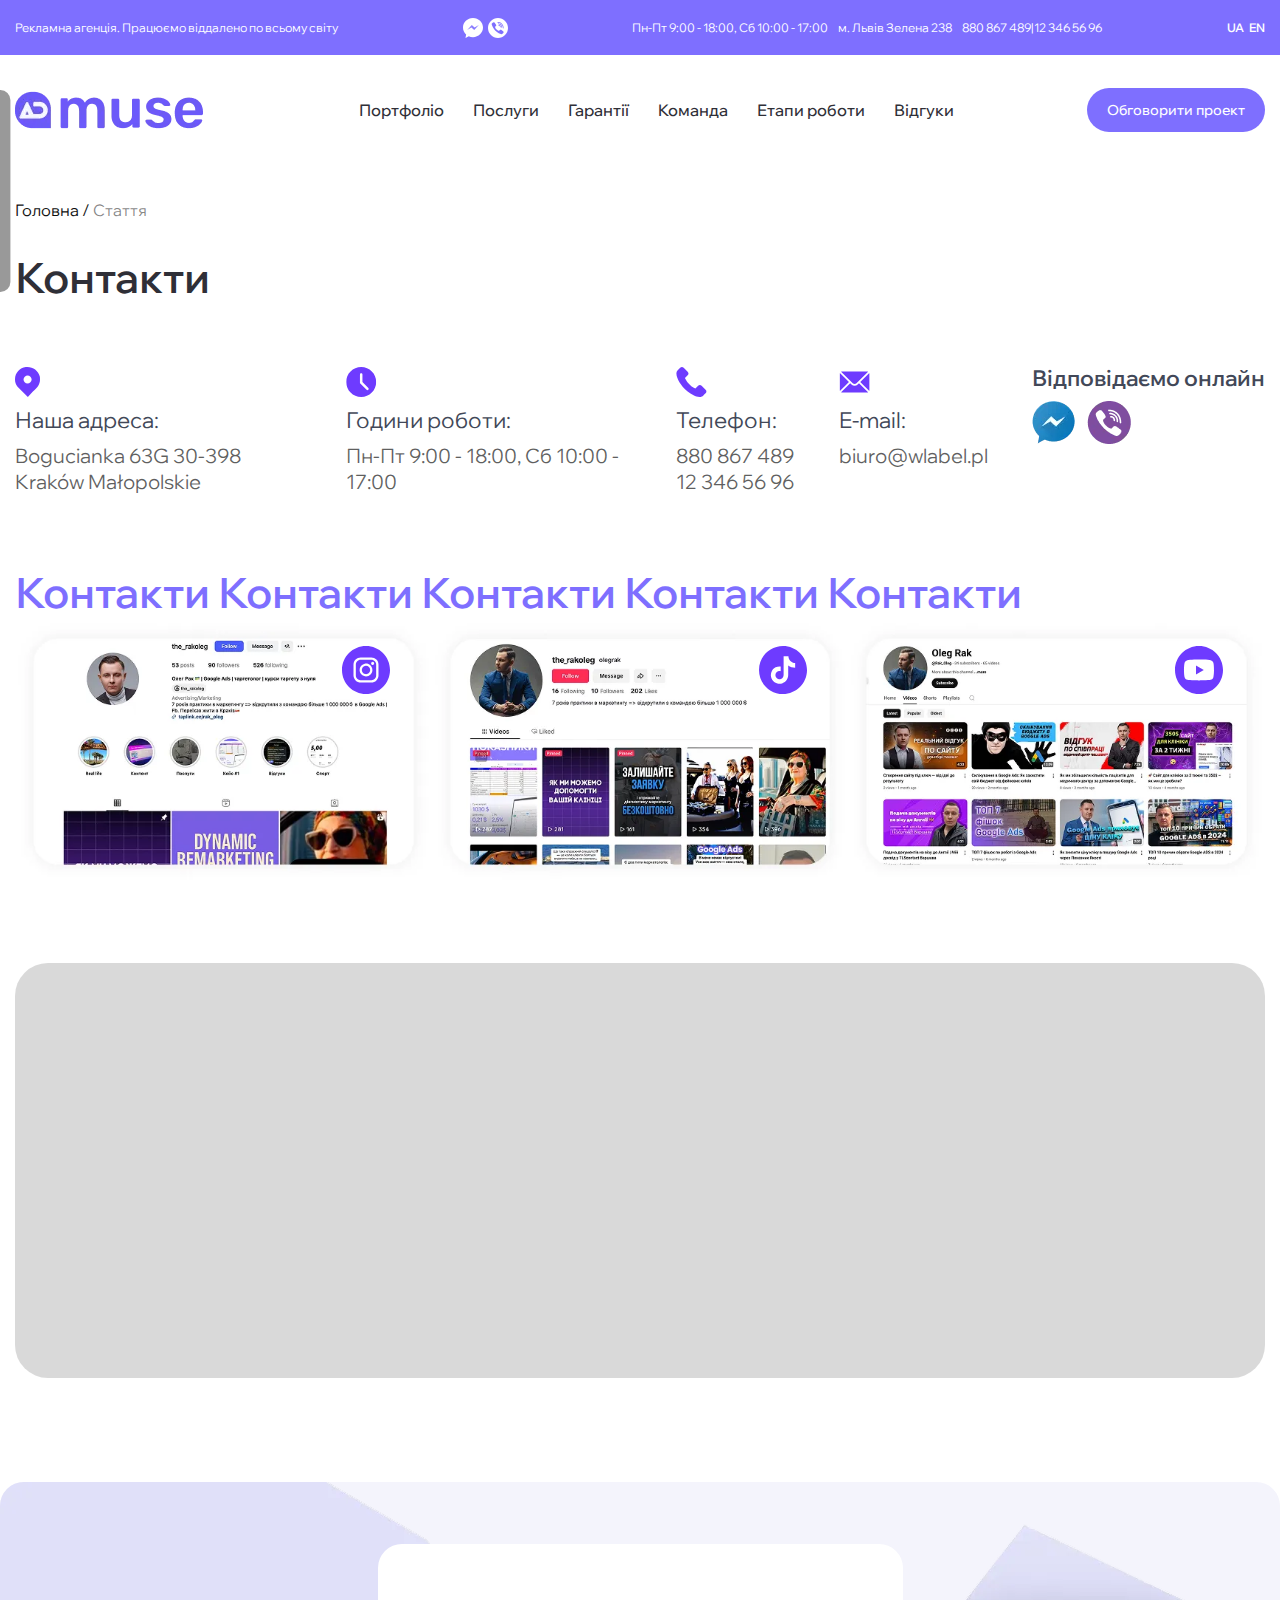
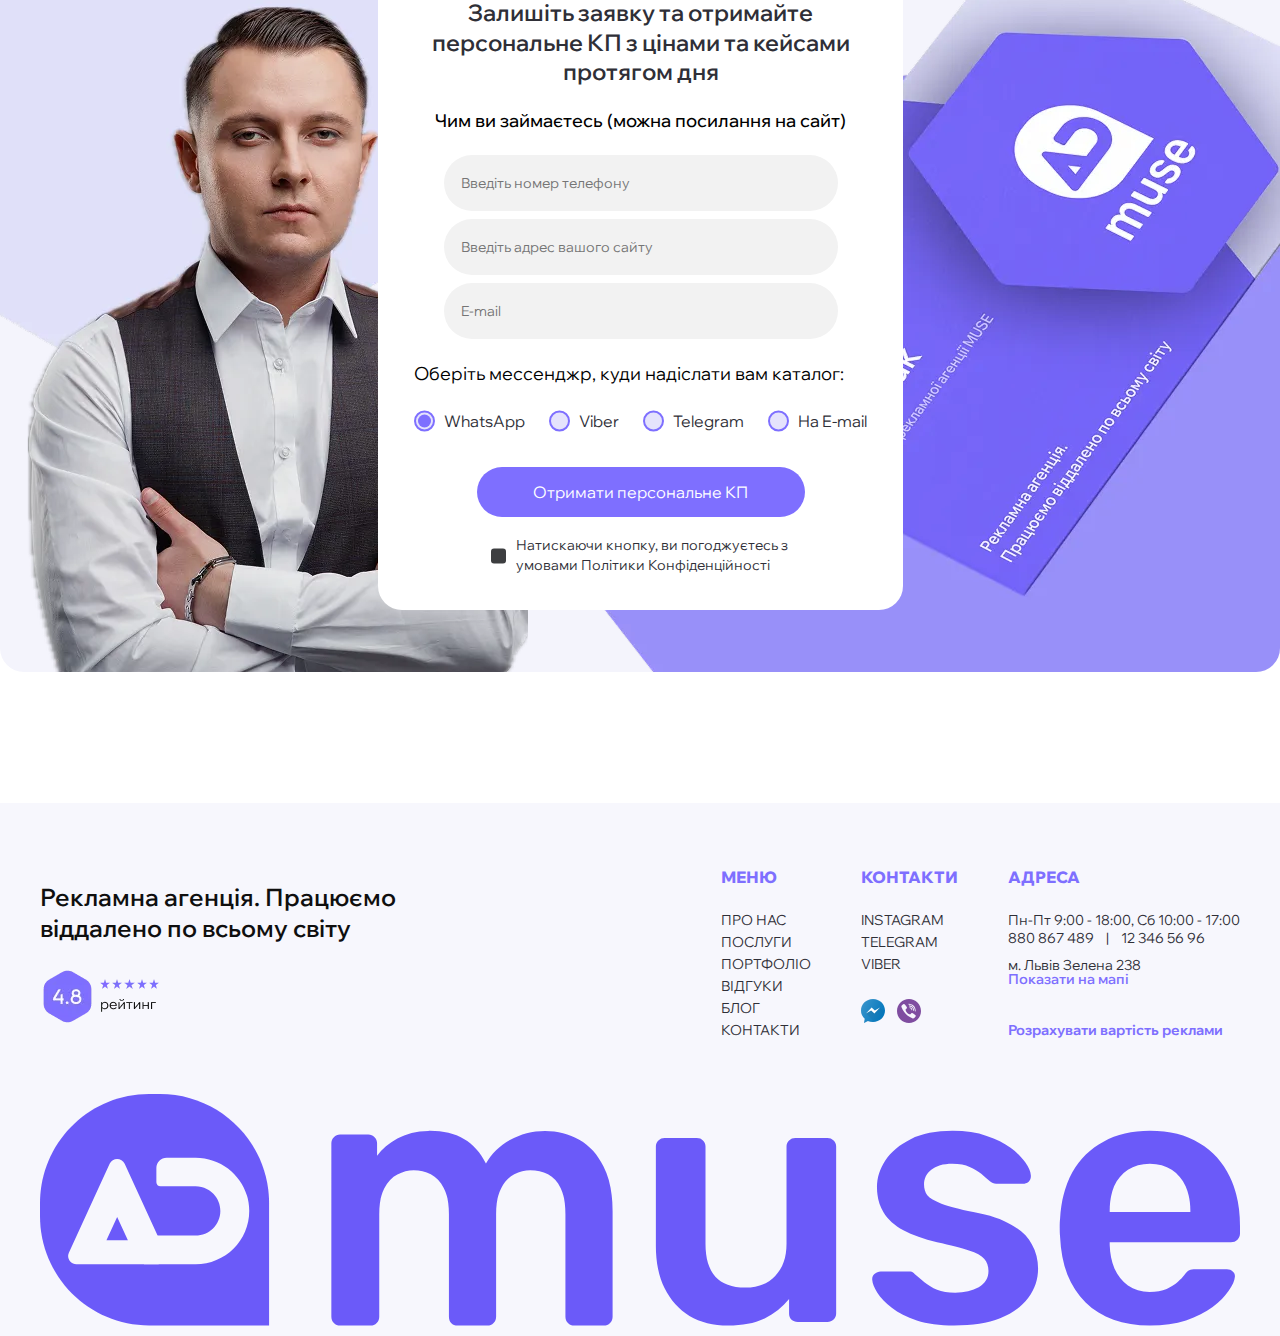
<file: contacts.html>
<!doctype html>
<html lang="uk">
	<head>
		<meta charset="UTF-8">
		<meta name="viewport" content="width=device-width, initial-scale=1.0">
		<link rel="preload" href="./assets/fonts/helvetica_regular.woff2" as="font" type="font/woff2" crossorigin="anonymous">
		<link rel="shortcut icon" href="assets/img/favicon.ico">
		<title>Contacts</title>
		<script type="module" crossorigin="" src="./js/app.min.js?v=1754468942221"></script>
		<link rel="stylesheet" crossorigin="" href="./css/app.min.css?v=1754468942221">
	</head>
	<body>
		<div class="wrapper">
			<header data-fls-header="" class="header">
				<div class="header__top">
					<div class="header__top-wrapper">
						<div class="header__mark">
							<div class="header__score">4.8</div>
							<div class="header__stars">
								<img src="./assets/img/icons/star.svg" alt="*">
								<img src="./assets/img/icons/star.svg" alt="*">
								<img src="./assets/img/icons/star.svg" alt="*">
								<img src="./assets/img/icons/star.svg" alt="*">
								<img src="./assets/img/icons/star.svg" alt="*">
							</div>
						</div>
						<div class="header__desc">Рекламна агенція. Працюємо віддалено по всьому світу</div>
						<div class="header__social">
							<a href="#" class="header__link">
								<img src="./assets/img/icons/fbm.svg" alt="Facebook Messenger">
							</a>
							<a href="#" class="header__link">
								<img src="./assets/img/icons/vb.svg" alt="Viber">
							</a>
						</div>
						<div class="header__info">
							<div class="header__time">Пн-Пт 9:00 - 18:00, Сб 10:00 - 17:00</div>
							<div class="header__locate">м. Львів Зелена 238</div>
							<div class="header__call">
								<a href="tel:880867489">880 867 489</a>
								<a href="tel:12 346 56 96">12 346 56 96</a>
							</div>
						</div>
						<div class="header__langs">
							<a href="#" class="header__lang">UA</a>
							<a href="#" class="header__lang">EN</a>
						</div>
					</div>
				</div>
				<div class="header__container">
					<div class="header__bottom">
						<a href="#" class="header__logo">
							<picture>
								<img alt="AdMuse" src="./assets/img/logo.webp">
							</picture>
						</a>
						<a href="#" class="header__logo-mob">
							<img src="./assets/img/logo-mob.svg" alt="AdMuse">
						</a>
						<div class="header__menu menu">
							<div class="menu__btn">
								<button type="button" data-fls-menu="" class="menu__icon icon-menu">
									<span></span>
								</button>
							</div>
							<nav class="menu__body">
								<ul class="menu__list">
									<li class="menu__item">
										<a href="#" class="menu__link">Портфоліо</a>
									</li>
									<li class="menu__item">
										<a href="service.html" class="menu__link">Послуги</a>
									</li>
									<li class="menu__item">
										<a href="#" class="menu__link">Гарантії</a>
									</li>
									<li class="menu__item">
										<a href="#" class="menu__link">Koманда</a>
									</li>
									<li class="menu__item">
										<a href="#" class="menu__link">Етапи роботи</a>
									</li>
									<li class="menu__item">
										<a href="reviews.html" class="menu__link">Відгуки</a>
									</li>
								</ul>
								<div class="menu__langs">
									<a href="#" class="mob-menu__lang">UA</a>
									<a href="#" class="mob-menu__lang">RU</a>
									<a href="#" class="mob-menu__lang">EN</a>
								</div>
								<div class="menu__mob mob-menu">
									<div class="mob-menu__info">
										<div class="mob-menu__time">Пн-Пт 9:00 - 18:00, Сб 10:00 - 17:00</div>
										<div class="mob-menu__loc">м. Львів Зелена 238</div>
										<div class="mob-menu__phone">
											<a href="tel:880 867 489">880 867 489</a>
											<a href="tel:12 346 56 96">12 346 56 96</a>
										</div>
									</div>
									<div class="mob-menu__row">
										<div class="mob-menu__mark">
											<div class="mob-menu__score">4.8</div>
											<div class="mob-menu__stars">
												<img src="./assets/img/icons/star.svg" alt="*">
												<img src="./assets/img/icons/star.svg" alt="*">
												<img src="./assets/img/icons/star.svg" alt="*">
												<img src="./assets/img/icons/star.svg" alt="*">
												<img src="./assets/img/icons/star.svg" alt="*">
											</div>
										</div>
										<div class="mob-menu__social">
											<a href="#" class="mob-menu__link">
												<img src="./assets/img/icons/fbm.svg" alt="Facebook Messenger">
											</a>
											<a href="#" class="mob-menu__link">
												<img src="./assets/img/icons/vb.svg" alt="Viber">
											</a>
										</div>
									</div>
									<div class="mob-menu__desc">Рекламна агенція. Працюємо віддалено по всьому світу</div>
								</div>
							</nav>
						</div>
						<!--
<fetch url="@components/layout/menu/menu.json">
<each loop='item in response'>
</each>
</fetch>
-->
						<a href="#" class="header__button btn-primary">Обговорити проект</a>
					</div>
				</div>
			</header>
			<main class="page">
				<div class="page-nav">
					<div class="page-nav__container">
						<div class="page-nav__pages">
							<a href="index.html" class="page-nav__back">Головна /</a>
							<div class="page-nav__current">Стаття</div>
						</div>
					</div>
					<section class="page__contacts contacts">
						<div class="contacts__container">
							<h2 class="contacts__title title">Контакти</h2>
							<dic class="contacts__row">
								<div class="contacts__item">
									<div class="contacts__ico">
										<img src="./assets/img/contacts/adress.svg" alt="Image">
									</div>
									<h3 class="contacts__label">Наша адреса:</h3>
									<div class="contacts__text">Bogucianka 63G 30-398 Kraków Małopolskie</div>
								</div>
								<div class="contacts__item">
									<div class="contacts__ico">
										<img src="./assets/img/contacts/clock.svg" alt="Image">
									</div>
									<h3 class="contacts__label">Години роботи:</h3>
									<div class="contacts__text">Пн-Пт 9:00 - 18:00, Сб 10:00 - 17:00</div>
								</div>
								<div class="contacts__item">
									<div class="contacts__ico">
										<img src="./assets/img/contacts/tel.svg" alt="Image">
									</div>
									<h3 class="contacts__label">Телефон:</h3>
									<div class="contacts__text">
										<a href="tel:880 867 489">880 867 489</a>
										<a href="tel:12 346 56 96">12 346 56 96</a>
									</div>
								</div>
								<div class="contacts__item">
									<div class="contacts__ico">
										<img src="./assets/img/contacts/mail.svg" alt="Image">
									</div>
									<h3 class="contacts__label">E-mail:</h3>
									<div class="contacts__text">
										<a href="mailto:biuro@wlabel.pl">biuro@wlabel.pl</a>
									</div>
								</div>
								<div class="contacts__social">
									<h3 class="contacts__labling">Відповідаємо онлайн</h3>
									<div class="contacts__msgs">
										<a href="#" class="contacts__msg">
											<picture>
												<img alt="мессенджр" src="./assets/img/contacts/msg.webp">
											</picture>
										</a>
										<a href="#" class="contacts__msg">
											<picture>
												<img alt="Вайбер" src="./assets/img/contacts/vb.webp">
											</picture>
										</a>
									</div>
								</div>
							</dic>
						</div>
					</section>
					<section class="page__social social">
						<div class="social__container">
							<h2 class="social__title title">
								<span>Контакти Контакти Контакти Контакти Контакти</span>
							</h2>
							<div class="social__row">
								<div class="social__item">
									<div class="social__img">
										<picture>
											<img alt="Instagram" src="./assets/img/contacts/social/inst.webp">
										</picture>
									</div>
									<a href="#" class="social__link">
										<img src="./assets/img/contacts/social/inst.svg" alt="Instagram">
									</a>
								</div>
								<div class="social__item">
									<div class="social__img">
										<picture>
											<img alt="TikTok" src="./assets/img/contacts/social/tt.webp">
										</picture>
									</div>
									<a href="#" class="social__link">
										<img src="./assets/img/contacts/social/tt.svg" alt="TikTok">
									</a>
								</div>
								<div class="social__item">
									<div class="social__img">
										<picture>
											<img alt="YouTube" src="./assets/img/contacts/social/yt.webp">
										</picture>
									</div>
									<a href="#" class="social__link">
										<img src="./assets/img/contacts/social/yt.svg" alt="YouTube">
									</a>
								</div>
							</div>
						</div>
					</section>
					<div class="page__banner-contacts banner-contacts">
						<div class="banner-contacts__container">
							<picture>
								<source media="(max-width: 600px)" srcset="./assets/img/contacts/banner/banner-600.webp" type="image/webp">
								<source media="(max-width: 1200px)" srcset="./assets/img/contacts/banner/banner-1200.webp" type="image/webp">
								<img alt="Image" src="./assets/img/contacts/banner/banner.webp">
							</picture>
						</div>
					</div>
					<section class="page__form form">
						<div class="form__container">
							<div class="form__img-oleh">
								<picture>
									<img alt="Image" src="./assets/img/form/oleh.webp">
								</picture>
							</div>
							<form action="#" class="form__form">
								<h2 class="form__title title">Залишіть заявку та отримайте персональне КП з цінами та кейсами протягом дня</h2>
								<div class="form__caption">Чим ви займаєтесь (можна посилання на сайт)</div>
								<label class="form__item">
									<input required type="tel" name="tel" class="form__input" placeholder="Введіть номер телефону">
								</label>
								<label class="form__item">
									<input required type="text" name="url" class="form__input" placeholder="Введіть адрес вашого сайту">
								</label>
								<label class="form__item">
									<input required type="email" name="mail" class="form__input" placeholder="E-mail">
								</label>
								<div class="form__options">
									<div class="form__label">Оберіть мессенджр, куди надіслати вам каталог:</div>
									<div class="form__list">
										<label class="form__radio">
											<input checked type="radio" name="messanger" value="WhatsApp">
											<span>WhatsApp</span>
										</label>
										<label class="form__radio">
											<input type="radio" name="messanger" value="Viber">
											<span>Viber</span>
										</label>
										<label class="form__radio">
											<input type="radio" name="messanger" value="Telegram">
											<span>Telegram</span>
										</label>
										<label class="form__radio">
											<input type="radio" name="messanger" value="Ha E-mail">
											<span>Ha E-mail</span>
										</label>
									</div>
								</div>
								<button data-fls-button="" type="submit" class="form__button">Отримати персональне КП</button>
								<label class="form__agree">
									<input required type="radio" name="agree" value="згоден">
									<span>Натискаючи кнопку, ви погоджуєтесь з умовами Політики Конфіденційності</span>
								</label>
							</form>
							<div class="form__img-card">
								<picture>
									<source media="(max-width: 600px)" srcset="./assets/img/form/card-600.webp" type="image/webp">
									<img alt="Image" src="./assets/img/form/card.webp">
								</picture>
							</div>
						</div>
					</section>
				</div>
			</main>
			<footer data-fls-footer="" class="footer">
				<div class="footer__container">
					<div class="footer__top">
						<div class="footer__info">
							<div class="footer__label">Рекламна агенція. Працюємо віддалено по всьому світу</div>
							<div class="footer__mark">
								<picture>
									<img alt="4.8/5" src="./assets/img/footer/rating.webp">
								</picture>
							</div>
						</div>
						<div class="footer__nav">
							<div class="footer__row">
								<div class="footer__caption">меню</div>
								<li class="footer__list">
									<a class="footer__link" href="#">Про нас</a>
									<a class="footer__link" href="#">Послуги</a>
									<a class="footer__link" href="#">Портфоліо</a>
									<a class="footer__link" href="#">Відгуки</a>
									<a class="footer__link" href="#">Блог</a>
									<a class="footer__link" href="#">Контакти</a>
								</li>
							</div>
							<div class="footer__row">
								<div class="footer__caption">Контакти</div>
								<li class="footer__list">
									<a class="footer__link" href="#">instagram</a>
									<a class="footer__link" href="#">telegram</a>
									<a class="footer__link" href="#">viber</a>
								</li>
								<div class="footer__social">
									<a href="#">
										<img src="./assets/img/footer/msg.svg" alt="Image">
									</a>
									<a href="#">
										<img src="./assets/img/footer/vb.svg" alt="Image">
									</a>
								</div>
							</div>
							<div class="footer__row">
								<div class="footer__caption">аДРЕСА</div>
								<div class="footer__sheulde">Пн-Пт 9:00 - 18:00, Сб 10:00 - 17:00</div>
								<div class="footer__numbers">
									<a href="tel:880 867 489" class="footer__number">880 867 489</a>
									<a href="tel:12 346 56 96" class="footer__number">12 346 56 96</a>
								</div>
								<div class="footer__adress">
									<span>м. Львів Зелена 238</span>
									<a href="">Показати на мапі</a>
								</div>
								<a href="#" class="footer__btn">Розрахувати вартість реклами</a>
							</div>
						</div>
					</div>
					<div class="footer__bottom">
						<img src="./assets/img/footer/logo.svg" alt="Admuse">
					</div>
				</div>
			</footer>
		</div>
		<ul id="fls-dev-panel">
			<li>
				<a href="service.html">service</a>
			</li>
			<li>
				<a href="reviews.html">reviews</a>
			</li>
			<li>
				<a href="index.html">index</a>
			</li>
			<li>
				<a href="contacts.html">contacts</a>
			</li>
			<li>
				<a href="blog.html">blog</a>
			</li>
			<li>
				<a href="article.html">article</a>
			</li>
			<li>
				<a href="about.html">about</a>
			</li>
		</ul>
		<style>
			#fls-dev-panel{
				position: fixed;
				left: 10px;
				padding: 15px 25px 15px 15px;
				border-radius: 0 10px 10px 0;
				top: 10%;
				color: #ffffff;
				background-color: rgba(51, 51, 51, 0.5);
				transform: translate(-100%, 0px);
				max-height: 80svh;
				overflow: auto;
				transition: all 300ms;
				z-index: 9999;
				font-family: Arial, "Helvetica Neue", Helvetica, sans-serif;
			}
			#fls-dev-panel li{
				list-style:none;
			}
			#fls-dev-panel hr{
				border-bottom: 1px solid;
			}
			#fls-dev-panel:hover{
				left: 0px;
				transform: translate(0, 0);
			}
			#fls-dev-panel a{
				text-decoration: none;
				color: inherit;
			}
			#fls-dev-panel a:hover {
				text-decoration: underline;
			}
			#fls-dev-panel li:not(:last-child) {
				margin-bottom: 10px;
			}
		</style>
	</body>
</html>
</file>
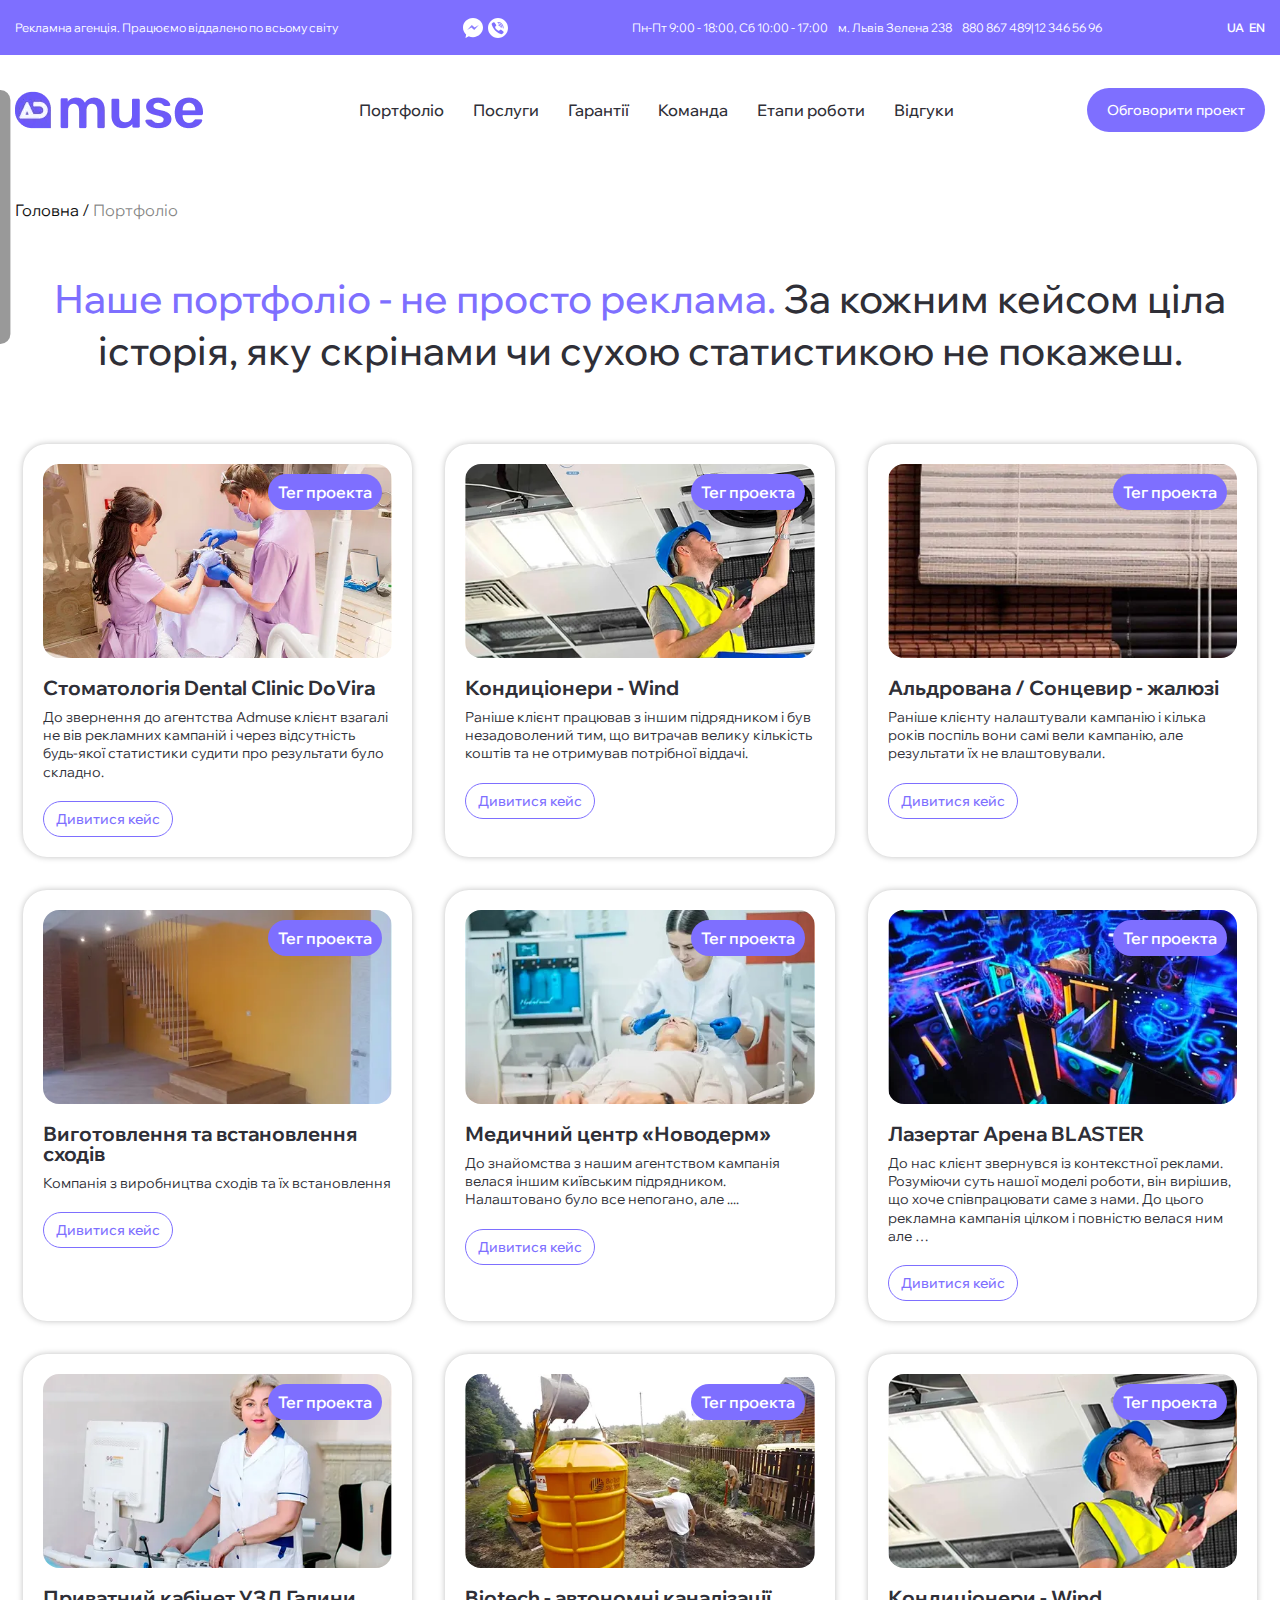
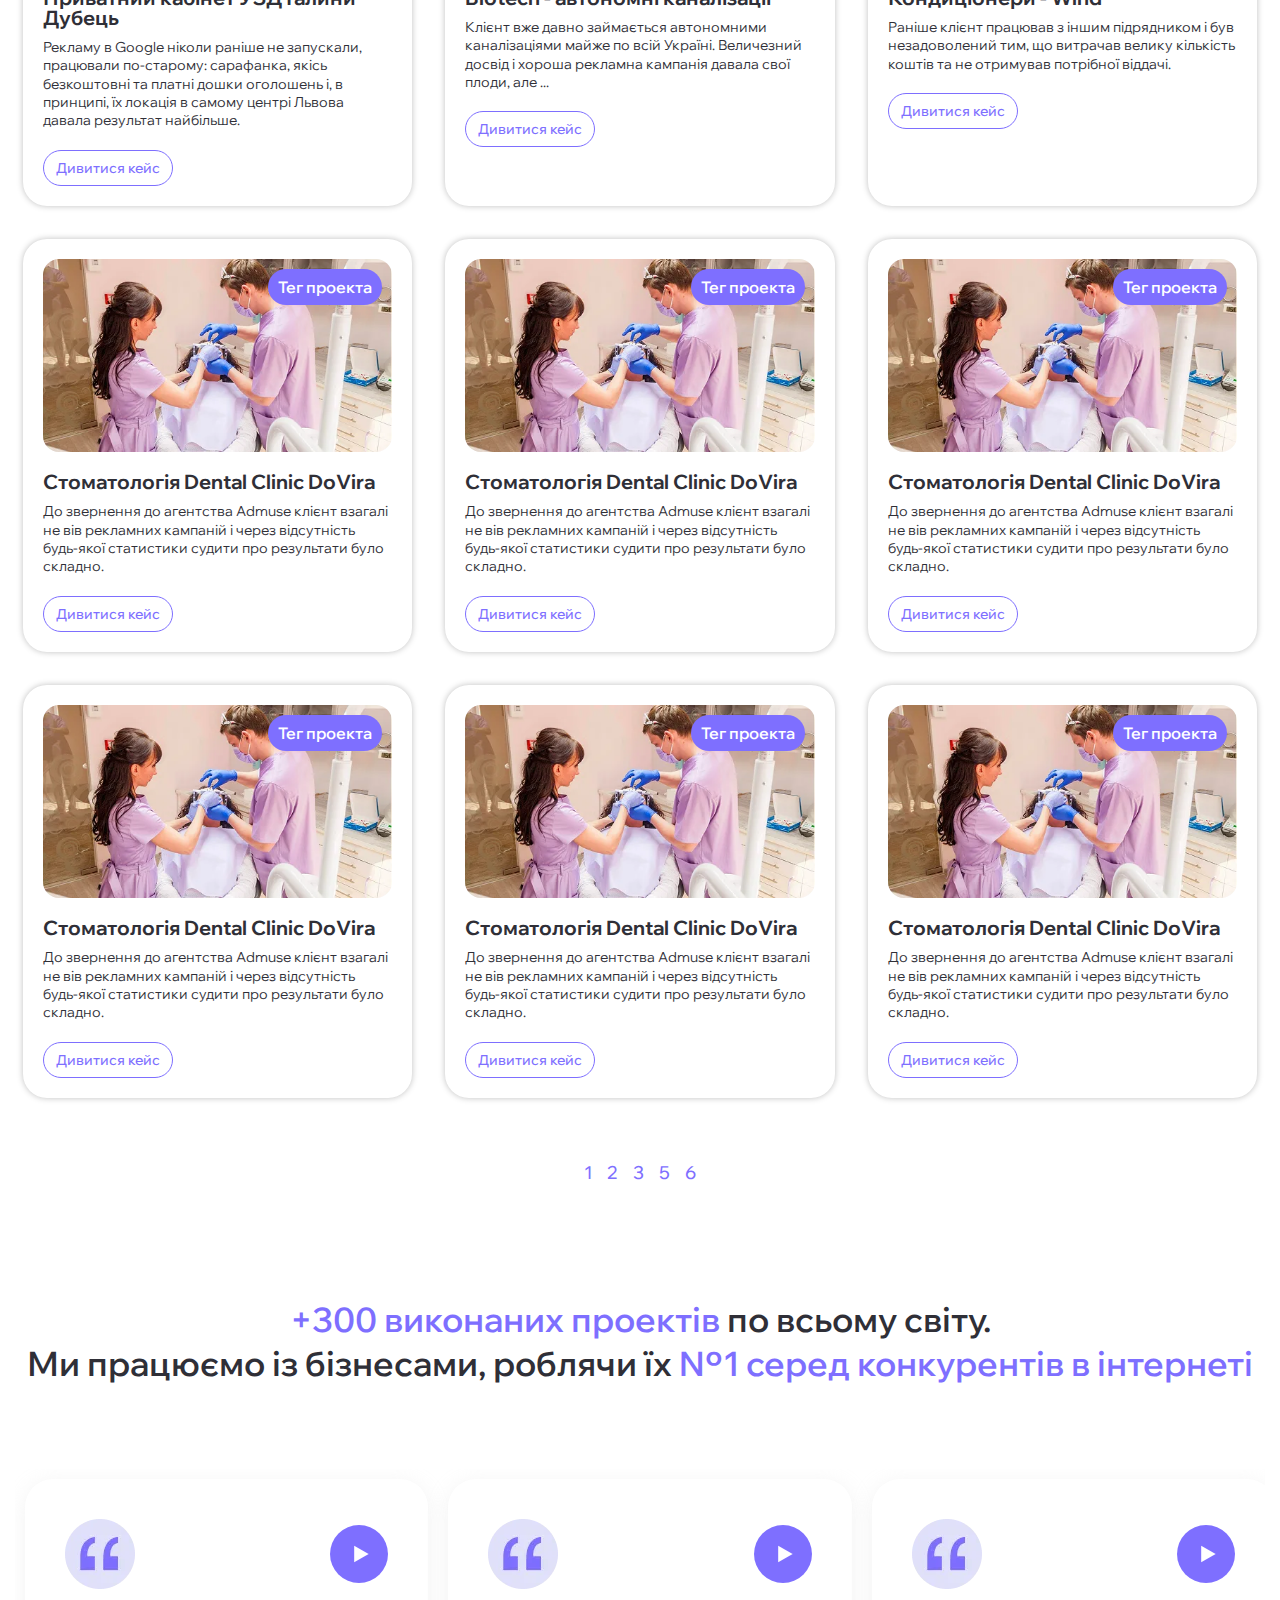
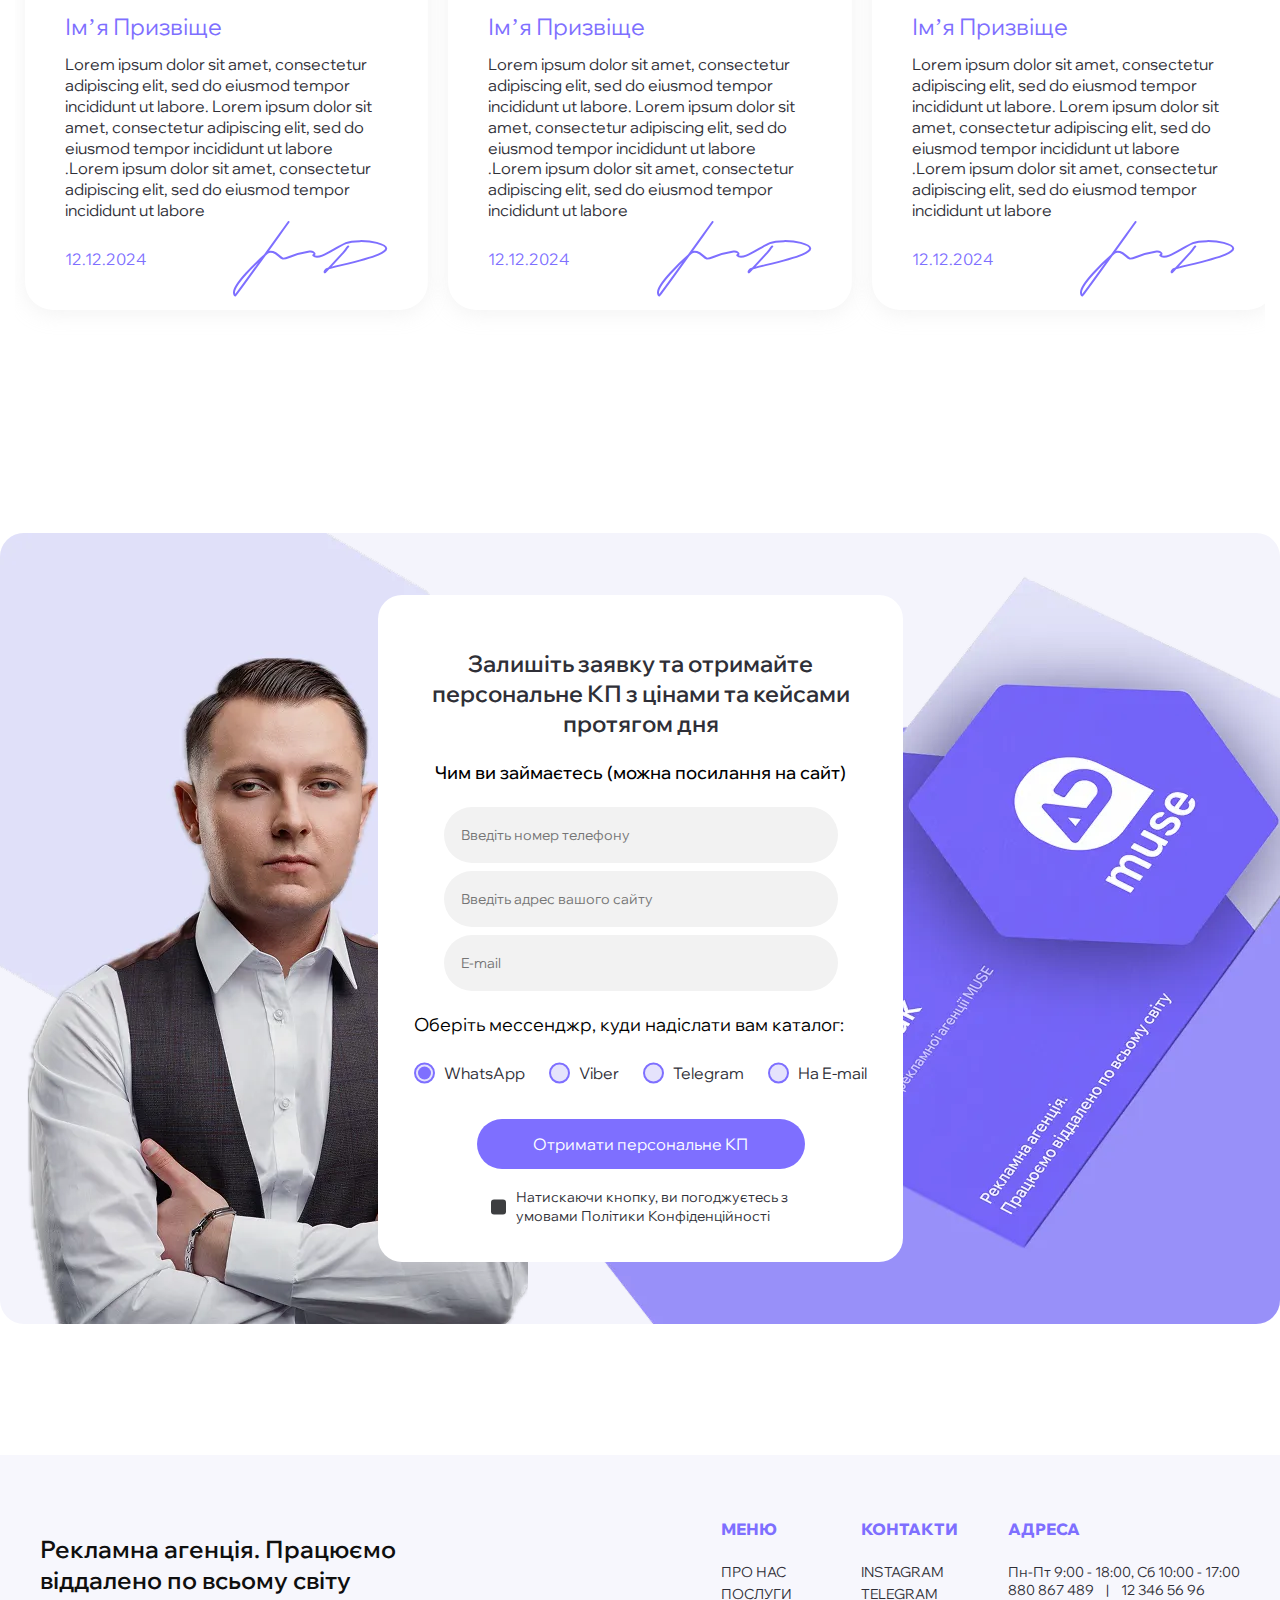
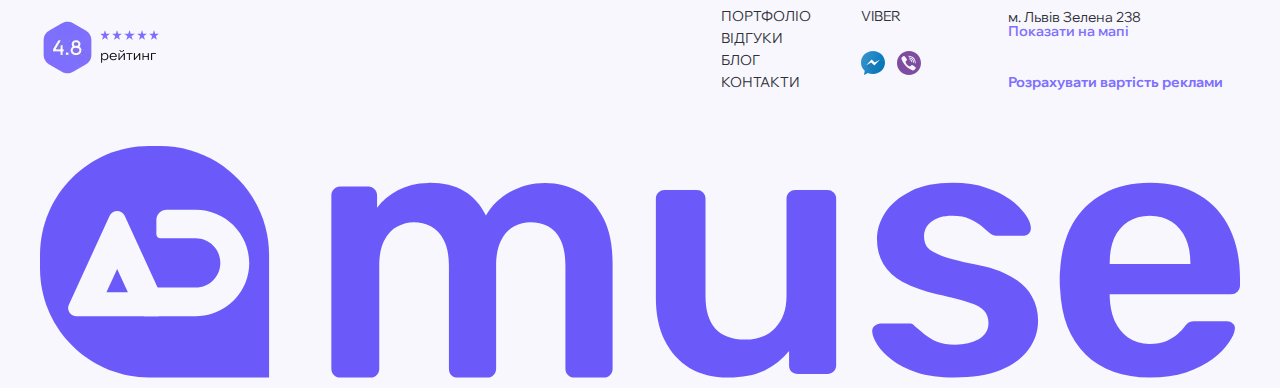
<file: portfolio.html>
<!doctype html>
<html lang="uk">
	<head>
		<meta charset="UTF-8">
		<meta name="viewport" content="width=device-width, initial-scale=1.0">
		<link rel="preload" href="./assets/fonts/helvetica_regular.woff2" as="font" type="font/woff2" crossorigin="anonymous">
		<link rel="shortcut icon" href="assets/img/favicon.ico">
		<title>Portfolio</title>
		<script type="module" crossorigin="" src="./js/app.min.js?v=1755679680089"></script>
		<script type="module" crossorigin="" src="./js/slider.min.js?v=1755679680089"></script>
		<link rel="stylesheet" crossorigin="" href="./css/app.min.css?v=1755679680089">
		<link rel="stylesheet" crossorigin="" href="./css/slider.min.css?v=1755679680089">
	</head>
	<body>
		<div class="wrapper">
			<header data-fls-header="" class="header">
				<div class="header__top">
					<div class="header__top-wrapper">
						<div class="header__mark">
							<div class="header__score">4.8</div>
							<div class="header__stars">
								<img src="./assets/img/icons/star.svg" alt="*">
								<img src="./assets/img/icons/star.svg" alt="*">
								<img src="./assets/img/icons/star.svg" alt="*">
								<img src="./assets/img/icons/star.svg" alt="*">
								<img src="./assets/img/icons/star.svg" alt="*">
							</div>
						</div>
						<div class="header__desc">Рекламна агенція. Працюємо віддалено по всьому світу</div>
						<div class="header__social">
							<a href="#" class="header__link">
								<img src="./assets/img/icons/fbm.svg" alt="Facebook Messenger">
							</a>
							<a href="#" class="header__link">
								<img src="./assets/img/icons/vb.svg" alt="Viber">
							</a>
						</div>
						<div class="header__info">
							<div class="header__time">Пн-Пт 9:00 - 18:00, Сб 10:00 - 17:00</div>
							<div class="header__locate">м. Львів Зелена 238</div>
							<div class="header__call">
								<a href="tel:880867489">880 867 489</a>
								<a href="tel:12 346 56 96">12 346 56 96</a>
							</div>
						</div>
						<div class="header__langs">
							<a href="#" class="header__lang">UA</a>
							<a href="#" class="header__lang">EN</a>
						</div>
					</div>
				</div>
				<div class="header__container">
					<div class="header__bottom">
						<a href="index.html" class="header__logo">
							<picture>
								<img alt="AdMuse" src="./assets/img/logo.webp">
							</picture>
						</a>
						<a href="index.html" class="header__logo-mob">
							<img src="./assets/img/logo-mob.svg" alt="AdMuse">
						</a>
						<div class="header__menu menu">
							<div class="menu__btn">
								<button type="button" data-fls-menu="" class="menu__icon icon-menu">
									<span></span>
								</button>
							</div>
							<nav class="menu__body">
								<ul class="menu__list">
									<li class="menu__item">
										<a href="portfolio.html" class="menu__link">Портфоліо</a>
									</li>
									<li class="menu__item">
										<a href="service.html" class="menu__link">Послуги</a>
									</li>
									<li class="menu__item">
										<a href="index.html#info" class="menu__link">Гарантії</a>
									</li>
									<li class="menu__item">
										<a href="index.html#team" class="menu__link">Koманда</a>
									</li>
									<li class="menu__item">
										<a href="index.html#steps" class="menu__link">Етапи роботи</a>
									</li>
									<li class="menu__item">
										<a href="reviews.html" class="menu__link">Відгуки</a>
									</li>
								</ul>
								<div class="menu__langs">
									<a href="#" class="mob-menu__lang">UA</a>
									<a href="#" class="mob-menu__lang">RU</a>
									<a href="#" class="mob-menu__lang">EN</a>
								</div>
								<div class="menu__mob mob-menu">
									<div class="mob-menu__info">
										<div class="mob-menu__time">Пн-Пт 9:00 - 18:00, Сб 10:00 - 17:00</div>
										<div class="mob-menu__loc">м. Львів Зелена 238</div>
										<div class="mob-menu__phone">
											<a href="tel:880 867 489">880 867 489</a>
											<a href="tel:12 346 56 96">12 346 56 96</a>
										</div>
									</div>
									<div class="mob-menu__row">
										<div class="mob-menu__mark">
											<div class="mob-menu__score">4.8</div>
											<div class="mob-menu__stars">
												<img src="./assets/img/icons/star.svg" alt="*">
												<img src="./assets/img/icons/star.svg" alt="*">
												<img src="./assets/img/icons/star.svg" alt="*">
												<img src="./assets/img/icons/star.svg" alt="*">
												<img src="./assets/img/icons/star.svg" alt="*">
											</div>
										</div>
										<div class="mob-menu__social">
											<a href="#" class="mob-menu__link">
												<img src="./assets/img/icons/fbm.svg" alt="Facebook Messenger">
											</a>
											<a href="#" class="mob-menu__link">
												<img src="./assets/img/icons/vb.svg" alt="Viber">
											</a>
										</div>
									</div>
									<div class="mob-menu__desc">Рекламна агенція. Працюємо віддалено по всьому світу</div>
								</div>
							</nav>
						</div>
						<!--
<fetch url="@components/layout/menu/menu.json">
<each loop='item in response'>
</each>
</fetch>
-->
						<a href="#" data-fls-popup-link="discuss" class="header__button btn-primary">Обговорити проект</a>
					</div>
				</div>
			</header>
			<main class="page">
				<div class="page-nav">
					<div class="page-nav__container">
						<div class="page-nav__pages">
							<a href="index.html" class="page-nav__back">Головна /</a>
							<div class="page-nav__current">Портфоліо</div>
						</div>
					</div>
				</div>
				<section class="page__small-portfolio portfolio-small">
					<div class="portfolio-small__container">
						<h2 class="portfolio-small__title title">
							<span>Наше портфоліо - не просто реклама.</span>
							За кожним кейсом ціла історія, яку скрінами чи сухою
                статистикою не покажеш.
						</h2>
						<div class="portfolio-small__cases">
							<div class="portfolio-small__row portfolio__row">
								<div class="portfolio__column">
									<div class="portfolio__item item-portfolio">
										<div class="item-portfolio__img">
											<picture>
												<img alt="01" src="./assets/img/blog/01.webp">
											</picture>
											<div class="item-portfolio__tags">
												<div class="item-portfolio__tag">Тег проекта</div>
											</div>
										</div>
										<h3 class="item-portfolio__title">Стоматологія Dental Clinic DoVira</h3>
										<div class="item-portfolio__description">
											До звернення до агентства Admuse клієнт взагалі не вів рекламних кампаній і через
                                відсутність будь-якої статистики судити про результати було складно.
										</div>
										<a href="#" class="item-portfolio__btn">Дивитися кейс</a>
									</div>
								</div>
								<div class="portfolio__column">
									<div class="portfolio__item item-portfolio">
										<div class="item-portfolio__img">
											<picture>
												<img alt="02" src="./assets/img/homepage/portfolio-small/02.webp">
											</picture>
											<div class="item-portfolio__tags">
												<div class="item-portfolio__tag">Тег проекта</div>
											</div>
										</div>
										<h3 class="item-portfolio__title">Кондиціонери - Wind</h3>
										<div class="item-portfolio__description">
											Раніше клієнт працював з іншим підрядником і був незадоволений тим, що витрачав велику
                                кількість коштів та не отримував потрібної віддачі.
										</div>
										<a href="#" class="item-portfolio__btn">Дивитися кейс</a>
									</div>
								</div>
								<div class="portfolio__column">
									<div class="portfolio__item item-portfolio">
										<div class="item-portfolio__img">
											<picture>
												<img alt="03" src="./assets/img/blog/03.webp">
											</picture>
											<div class="item-portfolio__tags">
												<div class="item-portfolio__tag">Тег проекта</div>
											</div>
										</div>
										<h3 class="item-portfolio__title">Альдрована / Сонцевир - жалюзі</h3>
										<div class="item-portfolio__description">
											Раніше клієнту налаштували кампанію і кілька років поспіль вони самі вели кампанію, але
                                результати їх не влаштовували.
										</div>
										<a href="#" class="item-portfolio__btn">Дивитися кейс</a>
									</div>
								</div>
								<div class="portfolio__column">
									<div class="portfolio__item item-portfolio">
										<div class="item-portfolio__img">
											<picture>
												<img alt="04" src="./assets/img/blog/04.webp">
											</picture>
											<div class="item-portfolio__tags">
												<div class="item-portfolio__tag">Тег проекта</div>
											</div>
										</div>
										<h3 class="item-portfolio__title">Виготовлення та встановлення сходів</h3>
										<div class="item-portfolio__description">Компанія з виробництва сходів та їх встановлення</div>
										<a href="#" class="item-portfolio__btn">Дивитися кейс</a>
									</div>
								</div>
								<div class="portfolio__column">
									<div class="portfolio__item item-portfolio">
										<div class="item-portfolio__img">
											<picture>
												<img alt="05" src="./assets/img/homepage/portfolio-small/05.webp">
											</picture>
											<div class="item-portfolio__tags">
												<div class="item-portfolio__tag">Тег проекта</div>
											</div>
										</div>
										<h3 class="item-portfolio__title">Медичний центр «Новодерм»</h3>
										<div class="item-portfolio__description">
											До знайомства з нашим агентством кампанія велася іншим київським підрядником.
                                Налаштовано було все непогано, але ....
										</div>
										<a href="#" class="item-portfolio__btn">Дивитися кейс</a>
									</div>
								</div>
								<div class="portfolio__column">
									<div class="portfolio__item item-portfolio">
										<div class="item-portfolio__img">
											<picture>
												<img alt="06" src="./assets/img/homepage/portfolio-small/06.webp">
											</picture>
											<div class="item-portfolio__tags">
												<div class="item-portfolio__tag">Тег проекта</div>
											</div>
										</div>
										<h3 class="item-portfolio__title">Лазертаг Арена BLASTER</h3>
										<div class="item-portfolio__description">
											До нас клієнт звернувся із контекстної реклами. Розуміючи суть нашої моделі роботи, він
                                вирішив, що хоче співпрацювати саме з нами. До цього рекламна кампанія цілком і повністю
                                велася ним але …
										</div>
										<a href="#" class="item-portfolio__btn">Дивитися кейс</a>
									</div>
								</div>
								<div class="portfolio__column">
									<div class="portfolio__item item-portfolio">
										<div class="item-portfolio__img">
											<picture>
												<img alt="07" src="./assets/img/blog/07.webp">
											</picture>
											<div class="item-portfolio__tags">
												<div class="item-portfolio__tag">Тег проекта</div>
											</div>
										</div>
										<h3 class="item-portfolio__title">Приватний кабінет УЗД Галини Дубець</h3>
										<div class="item-portfolio__description">
											Рекламу в Google ніколи раніше не запускали, працювали по-старому: сарафанка, якісь
                                безкоштовні та платні дошки оголошень і, в принципі, їх локація в самому центрі Львова
                                давала результат найбільше.
										</div>
										<a href="#" class="item-portfolio__btn">Дивитися кейс</a>
									</div>
								</div>
								<div class="portfolio__column">
									<div class="portfolio__item item-portfolio">
										<div class="item-portfolio__img">
											<picture>
												<img alt="08" src="./assets/img/homepage/portfolio-small/08.webp">
											</picture>
											<div class="item-portfolio__tags">
												<div class="item-portfolio__tag">Тег проекта</div>
											</div>
										</div>
										<h3 class="item-portfolio__title">Biotech - автономні каналізації</h3>
										<div class="item-portfolio__description">
											Клієнт вже давно займається автономними каналізаціями майже по всій Україні. Величезний
                                досвід і хороша рекламна кампанія давала свої плоди, але ...
										</div>
										<a href="#" class="item-portfolio__btn">Дивитися кейс</a>
									</div>
								</div>
								<div class="portfolio__column">
									<div class="portfolio__item item-portfolio">
										<div class="item-portfolio__img">
											<picture>
												<img alt="09" src="./assets/img/homepage/portfolio-small/09.webp">
											</picture>
											<div class="item-portfolio__tags">
												<div class="item-portfolio__tag">Тег проекта</div>
											</div>
										</div>
										<h3 class="item-portfolio__title">Кондиціонери - Wind</h3>
										<div class="item-portfolio__description">
											Раніше клієнт працював з іншим підрядником і був незадоволений тим, що витрачав велику
                                кількість коштів та не отримував потрібної віддачі.
										</div>
										<a href="#" class="item-portfolio__btn">Дивитися кейс</a>
									</div>
								</div>
								<div class="portfolio__column">
									<div class="portfolio__item item-portfolio">
										<div class="item-portfolio__img">
											<picture>
												<img alt="01" src="./assets/img/blog/01.webp">
											</picture>
											<div class="item-portfolio__tags">
												<div class="item-portfolio__tag">Тег проекта</div>
											</div>
										</div>
										<h3 class="item-portfolio__title">Стоматологія Dental Clinic DoVira</h3>
										<div class="item-portfolio__description">
											До звернення до агентства Admuse клієнт взагалі не вів рекламних кампаній і через
                                відсутність будь-якої статистики судити про результати було складно.
										</div>
										<a href="#" class="item-portfolio__btn">Дивитися кейс</a>
									</div>
								</div>
								<div class="portfolio__column">
									<div class="portfolio__item item-portfolio">
										<div class="item-portfolio__img">
											<picture>
												<img alt="01" src="./assets/img/blog/01.webp">
											</picture>
											<div class="item-portfolio__tags">
												<div class="item-portfolio__tag">Тег проекта</div>
											</div>
										</div>
										<h3 class="item-portfolio__title">Стоматологія Dental Clinic DoVira</h3>
										<div class="item-portfolio__description">
											До звернення до агентства Admuse клієнт взагалі не вів рекламних кампаній і через
                                відсутність будь-якої статистики судити про результати було складно.
										</div>
										<a href="#" class="item-portfolio__btn">Дивитися кейс</a>
									</div>
								</div>
								<div class="portfolio__column">
									<div class="portfolio__item item-portfolio">
										<div class="item-portfolio__img">
											<picture>
												<img alt="01" src="./assets/img/blog/01.webp">
											</picture>
											<div class="item-portfolio__tags">
												<div class="item-portfolio__tag">Тег проекта</div>
											</div>
										</div>
										<h3 class="item-portfolio__title">Стоматологія Dental Clinic DoVira</h3>
										<div class="item-portfolio__description">
											До звернення до агентства Admuse клієнт взагалі не вів рекламних кампаній і через
                                відсутність будь-якої статистики судити про результати було складно.
										</div>
										<a href="#" class="item-portfolio__btn">Дивитися кейс</a>
									</div>
								</div>
								<div class="portfolio__column">
									<div class="portfolio__item item-portfolio">
										<div class="item-portfolio__img">
											<picture>
												<img alt="01" src="./assets/img/blog/01.webp">
											</picture>
											<div class="item-portfolio__tags">
												<div class="item-portfolio__tag">Тег проекта</div>
											</div>
										</div>
										<h3 class="item-portfolio__title">Стоматологія Dental Clinic DoVira</h3>
										<div class="item-portfolio__description">
											До звернення до агентства Admuse клієнт взагалі не вів рекламних кампаній і через
                                відсутність будь-якої статистики судити про результати було складно.
										</div>
										<a href="#" class="item-portfolio__btn">Дивитися кейс</a>
									</div>
								</div>
								<div class="portfolio__column">
									<div class="portfolio__item item-portfolio">
										<div class="item-portfolio__img">
											<picture>
												<img alt="01" src="./assets/img/blog/01.webp">
											</picture>
											<div class="item-portfolio__tags">
												<div class="item-portfolio__tag">Тег проекта</div>
											</div>
										</div>
										<h3 class="item-portfolio__title">Стоматологія Dental Clinic DoVira</h3>
										<div class="item-portfolio__description">
											До звернення до агентства Admuse клієнт взагалі не вів рекламних кампаній і через
                                відсутність будь-якої статистики судити про результати було складно.
										</div>
										<a href="#" class="item-portfolio__btn">Дивитися кейс</a>
									</div>
								</div>
								<div class="portfolio__column">
									<div class="portfolio__item item-portfolio">
										<div class="item-portfolio__img">
											<picture>
												<img alt="01" src="./assets/img/blog/01.webp">
											</picture>
											<div class="item-portfolio__tags">
												<div class="item-portfolio__tag">Тег проекта</div>
											</div>
										</div>
										<h3 class="item-portfolio__title">Стоматологія Dental Clinic DoVira</h3>
										<div class="item-portfolio__description">
											До звернення до агентства Admuse клієнт взагалі не вів рекламних кампаній і через
                                відсутність будь-якої статистики судити про результати було складно.
										</div>
										<a href="#" class="item-portfolio__btn">Дивитися кейс</a>
									</div>
								</div>
							</div>
							<div class="portfolio__pagination">
								<a href="#" class="portfolio__pag">1</a>
								<a href="#" class="portfolio__pag">2</a>
								<a href="#" class="portfolio__pag">3</a>
								<a href="#" class="portfolio__pag">5</a>
								<a href="#" class="portfolio__pag">6</a>
							</div>
						</div>
					</div>
				</section>
				<section class="page__small-reviews reviews-small">
					<div class="reviews-small__container">
						<h2 class="reviews-small__title title">
							<span>+300 виконаних проектів</span>
							по всьому світу.
							<br>
							Ми працюємо із бізнесами, роблячи їх
							<span>Nº1 серед конкурентів в інтернеті</span>
						</h2>
						<div data-fls-slider="" class="reviews-small__slider swiper">
							<div class="reviews-small__wrapper swiper-wrapper">
								<div class="reviews-small__slide swiper-slide">
									<div class="reviews-small__item">
										<div class="reviews-small__labling">
											<div class="reviews-small__ico">
												<picture>
													<img alt="Image" src="./assets/img/homepage/reviews-small/quote.webp">
												</picture>
											</div>
											<a href="#" class="reviews-small__video">
												<img src="./assets/img/icons/play.svg" alt="Дивитись">
											</a>
										</div>
										<div class="reviews-small__name">Імʼя Призвіще</div>
										<div class="reviews-small__text">
											Lorem ipsum dolor sit amet, consectetur adipiscing elit, sed do eiusmod tempor
                                incididunt ut labore. Lorem ipsum dolor sit amet, consectetur adipiscing elit, sed do
                                eiusmod tempor incididunt ut labore .Lorem ipsum dolor sit amet, consectetur adipiscing
                                elit, sed do eiusmod tempor incididunt ut labore
										</div>
										<div class="reviews-small__info">
											<div class="reviews-small__date">12.12.2024</div>
											<div class="reviews-small__img">
												<img src="./assets/img/homepage/reviews-small/01.svg" alt="Image">
											</div>
										</div>
									</div>
								</div>
								<div class="reviews-small__slide swiper-slide">
									<div class="reviews-small__item">
										<div class="reviews-small__labling">
											<div class="reviews-small__ico">
												<picture>
													<img alt="Image" src="./assets/img/homepage/reviews-small/quote.webp">
												</picture>
											</div>
											<a href="#" class="reviews-small__video">
												<img src="./assets/img/icons/play.svg" alt="Дивитись">
											</a>
										</div>
										<div class="reviews-small__name">Імʼя Призвіще</div>
										<div class="reviews-small__text">
											Lorem ipsum dolor sit amet, consectetur adipiscing elit, sed do eiusmod tempor
                                incididunt ut labore. Lorem ipsum dolor sit amet, consectetur adipiscing elit, sed do
                                eiusmod tempor incididunt ut labore .Lorem ipsum dolor sit amet, consectetur adipiscing
                                elit, sed do eiusmod tempor incididunt ut labore
										</div>
										<div class="reviews-small__info">
											<div class="reviews-small__date">12.12.2024</div>
											<div class="reviews-small__img">
												<img src="./assets/img/homepage/reviews-small/01.svg" alt="Image">
											</div>
										</div>
									</div>
								</div>
								<div class="reviews-small__slide swiper-slide">
									<div class="reviews-small__item">
										<div class="reviews-small__labling">
											<div class="reviews-small__ico">
												<picture>
													<img alt="Image" src="./assets/img/homepage/reviews-small/quote.webp">
												</picture>
											</div>
											<a href="#" class="reviews-small__video">
												<img src="./assets/img/icons/play.svg" alt="Дивитись">
											</a>
										</div>
										<div class="reviews-small__name">Імʼя Призвіще</div>
										<div class="reviews-small__text">
											Lorem ipsum dolor sit amet, consectetur adipiscing elit, sed do eiusmod tempor
                                incididunt ut labore. Lorem ipsum dolor sit amet, consectetur adipiscing elit, sed do
                                eiusmod tempor incididunt ut labore .Lorem ipsum dolor sit amet, consectetur adipiscing
                                elit, sed do eiusmod tempor incididunt ut labore
										</div>
										<div class="reviews-small__info">
											<div class="reviews-small__date">12.12.2024</div>
											<div class="reviews-small__img">
												<img src="./assets/img/homepage/reviews-small/01.svg" alt="Image">
											</div>
										</div>
									</div>
								</div>
							</div>
							<div class="reviews-small__nav">
								<button type="button" class="reviews-small-swiper-button-prev">
									<img src="./assets/img/icons/arrow.svg" alt="Назад">
								</button>
								<button type="button" class="reviews-small-swiper-button-next">
									<img src="./assets/img/icons/arrow.svg" alt="Вперед">
								</button>
							</div>
						</div>
					</div>
				</section>
				<section class="page__form form">
					<div class="form__container">
						<div class="form__img-oleh">
							<picture>
								<img alt="Image" src="./assets/img/form/oleh.webp">
							</picture>
						</div>
						<form action="#" class="form__form">
							<h2 class="form__title title">Залишіть заявку та отримайте персональне КП з цінами та кейсами протягом дня</h2>
							<div class="form__caption">Чим ви займаєтесь (можна посилання на сайт)</div>
							<label class="form__item">
								<input required type="tel" name="tel" class="form__input" placeholder="Введіть номер телефону">
							</label>
							<label class="form__item">
								<input required type="text" name="url" class="form__input" placeholder="Введіть адрес вашого сайту">
							</label>
							<label class="form__item">
								<input required type="email" name="mail" class="form__input" placeholder="E-mail">
							</label>
							<div class="form__options">
								<div class="form__label">Оберіть мессенджр, куди надіслати вам каталог:</div>
								<div class="form__list">
									<label class="form__radio">
										<input checked type="radio" name="messanger" value="WhatsApp">
										<span>WhatsApp</span>
									</label>
									<label class="form__radio">
										<input type="radio" name="messanger" value="Viber">
										<span>Viber</span>
									</label>
									<label class="form__radio">
										<input type="radio" name="messanger" value="Telegram">
										<span>Telegram</span>
									</label>
									<label class="form__radio">
										<input type="radio" name="messanger" value="Ha E-mail">
										<span>Ha E-mail</span>
									</label>
								</div>
							</div>
							<button data-fls-button="" type="submit" class="form__button">Отримати персональне КП</button>
							<label class="form__agree">
								<input required type="radio" name="agree" value="згоден">
								<span>Натискаючи кнопку, ви погоджуєтесь з умовами Політики Конфіденційності</span>
							</label>
						</form>
						<div class="form__img-card">
							<picture>
								<source media="(max-width: 600px)" srcset="./assets/img/form/card-600.webp" type="image/webp">
								<img alt="Image" src="./assets/img/form/card.webp">
							</picture>
						</div>
					</div>
				</section>
			</main>
			<footer data-fls-footer="" class="footer">
				<div class="footer__container">
					<div class="footer__top">
						<div class="footer__info">
							<div class="footer__label">Рекламна агенція. Працюємо віддалено по всьому світу</div>
							<div class="footer__mark">
								<picture>
									<img alt="4.8/5" src="./assets/img/footer/rating.webp">
								</picture>
							</div>
						</div>
						<div class="footer__nav">
							<div class="footer__row">
								<div class="footer__caption">меню</div>
								<li class="footer__list">
									<a class="footer__link" href="about.html">Про нас</a>
									<a class="footer__link" href="service.html">Послуги</a>
									<a class="footer__link" href="portfolio.html">Портфоліо</a>
									<a class="footer__link" href="reviews.html">Відгуки</a>
									<a class="footer__link" href="blog.html">Блог</a>
									<a class="footer__link" href="contacts.html">Контакти</a>
								</li>
							</div>
							<div class="footer__row">
								<div class="footer__caption">Контакти</div>
								<li class="footer__list">
									<a class="footer__link" href="#">instagram</a>
									<a class="footer__link" href="#">telegram</a>
									<a class="footer__link" href="#">viber</a>
								</li>
								<div class="footer__social">
									<a href="#">
										<img src="./assets/img/footer/msg.svg" alt="Image">
									</a>
									<a href="#">
										<img src="./assets/img/footer/vb.svg" alt="Image">
									</a>
								</div>
							</div>
							<div class="footer__row">
								<div class="footer__caption">аДРЕСА</div>
								<div class="footer__sheulde">Пн-Пт 9:00 - 18:00, Сб 10:00 - 17:00</div>
								<div class="footer__numbers">
									<a href="tel:880 867 489" class="footer__number">880 867 489</a>
									<a href="tel:12 346 56 96" class="footer__number">12 346 56 96</a>
								</div>
								<div class="footer__adress">
									<span>м. Львів Зелена 238</span>
									<a href="">Показати на мапі</a>
								</div>
								<a href="#" class="footer__btn">Розрахувати вартість реклами</a>
							</div>
						</div>
					</div>
					<div class="footer__bottom">
						<img src="./assets/img/footer/logo.svg" alt="Admuse">
					</div>
				</div>
			</footer>
		</div>
		<ul id="fls-dev-panel">
			<li>
				<a href="service.html">service</a>
			</li>
			<li>
				<a href="reviews.html">reviews</a>
			</li>
			<li>
				<a href="portfolio.html">portfolio</a>
			</li>
			<li>
				<a href="index.html">index</a>
			</li>
			<li>
				<a href="contacts.html">contacts</a>
			</li>
			<li>
				<a href="case.html">case</a>
			</li>
			<li>
				<a href="blog.html">blog</a>
			</li>
			<li>
				<a href="article.html">article</a>
			</li>
			<li>
				<a href="about.html">about</a>
			</li>
		</ul>
		<style>
			#fls-dev-panel{
				position: fixed;
				left: 10px;
				padding: 15px 25px 15px 15px;
				border-radius: 0 10px 10px 0;
				top: 10%;
				color: #ffffff;
				background-color: rgba(51, 51, 51, 0.5);
				transform: translate(-100%, 0px);
				max-height: 80svh;
				overflow: auto;
				transition: all 300ms;
				z-index: 9999;
				font-family: Arial, "Helvetica Neue", Helvetica, sans-serif;
			}
			#fls-dev-panel li{
				list-style:none;
			}
			#fls-dev-panel hr{
				border-bottom: 1px solid;
			}
			#fls-dev-panel:hover{
				left: 0px;
				transform: translate(0, 0);
			}
			#fls-dev-panel a{
				text-decoration: none;
				color: inherit;
			}
			#fls-dev-panel a:hover {
				text-decoration: underline;
			}
			#fls-dev-panel li:not(:last-child) {
				margin-bottom: 10px;
			}
		</style>
	</body>
</html>
</file>
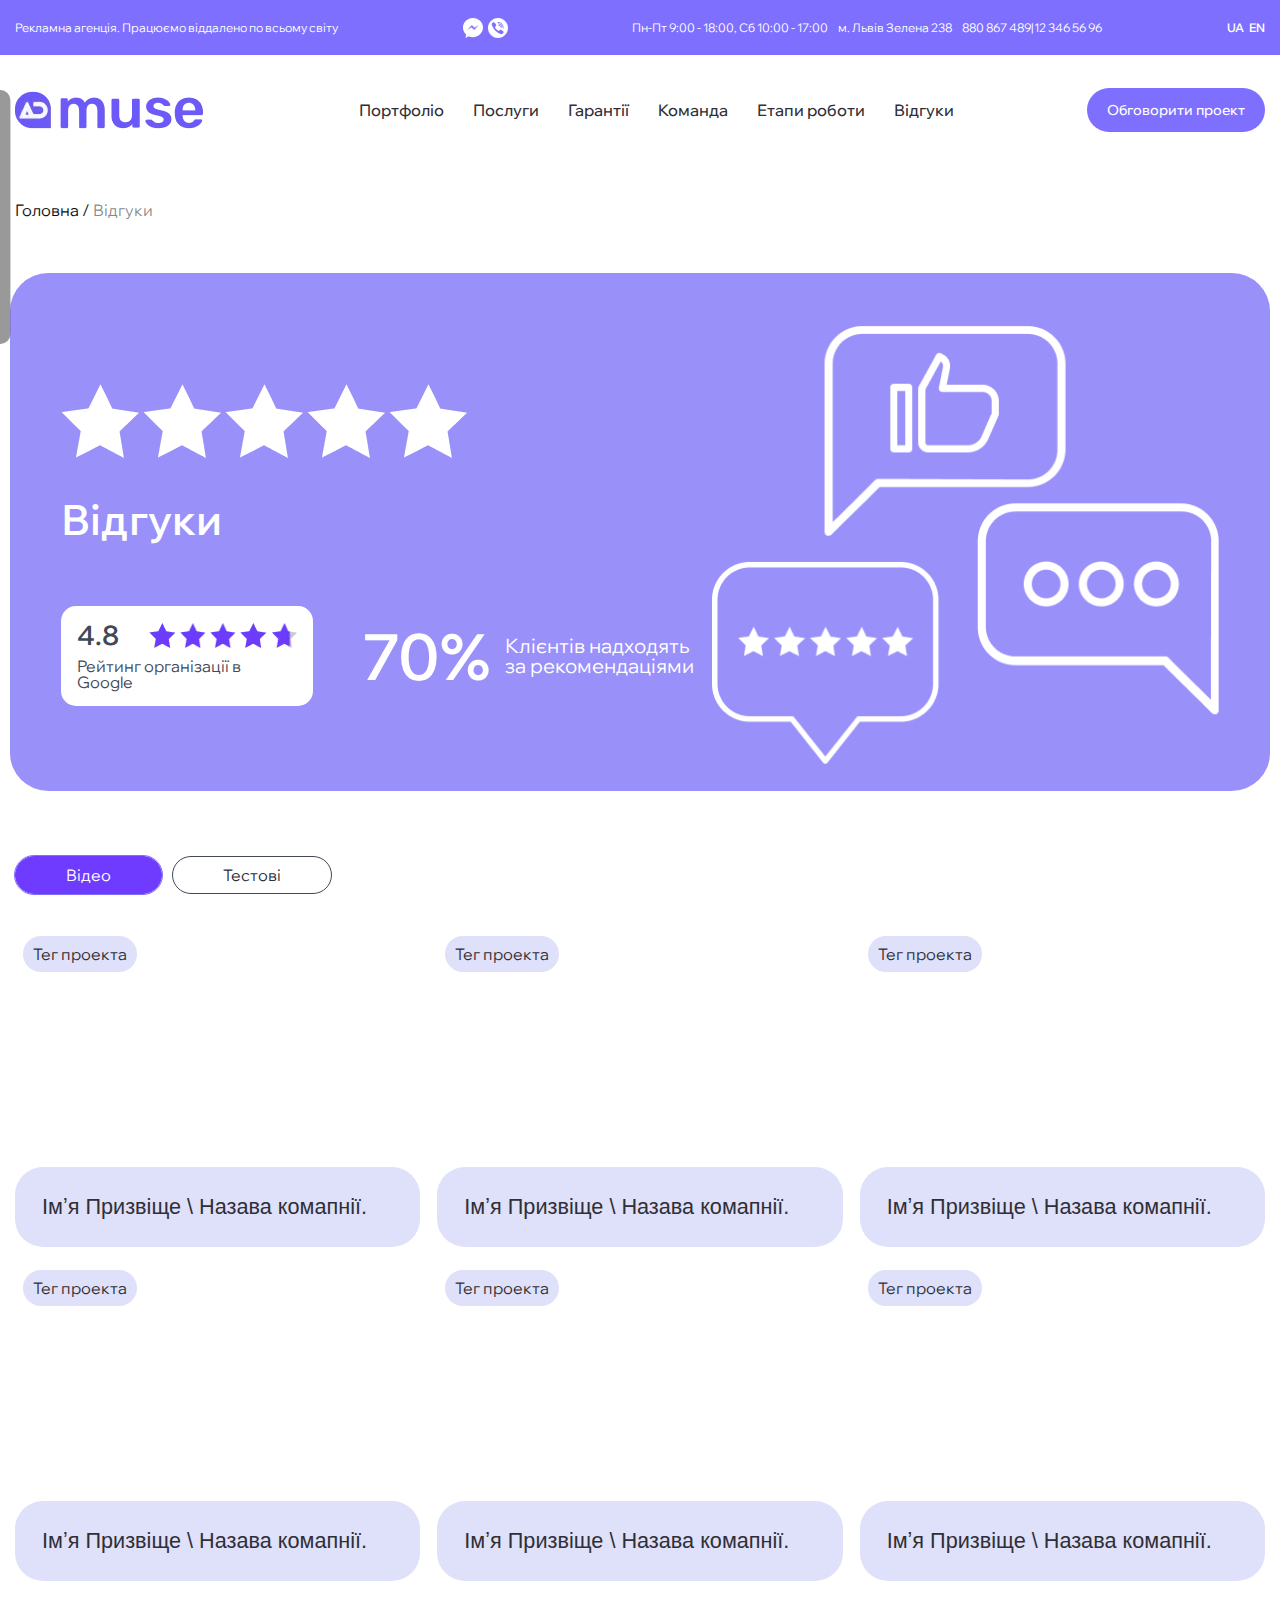
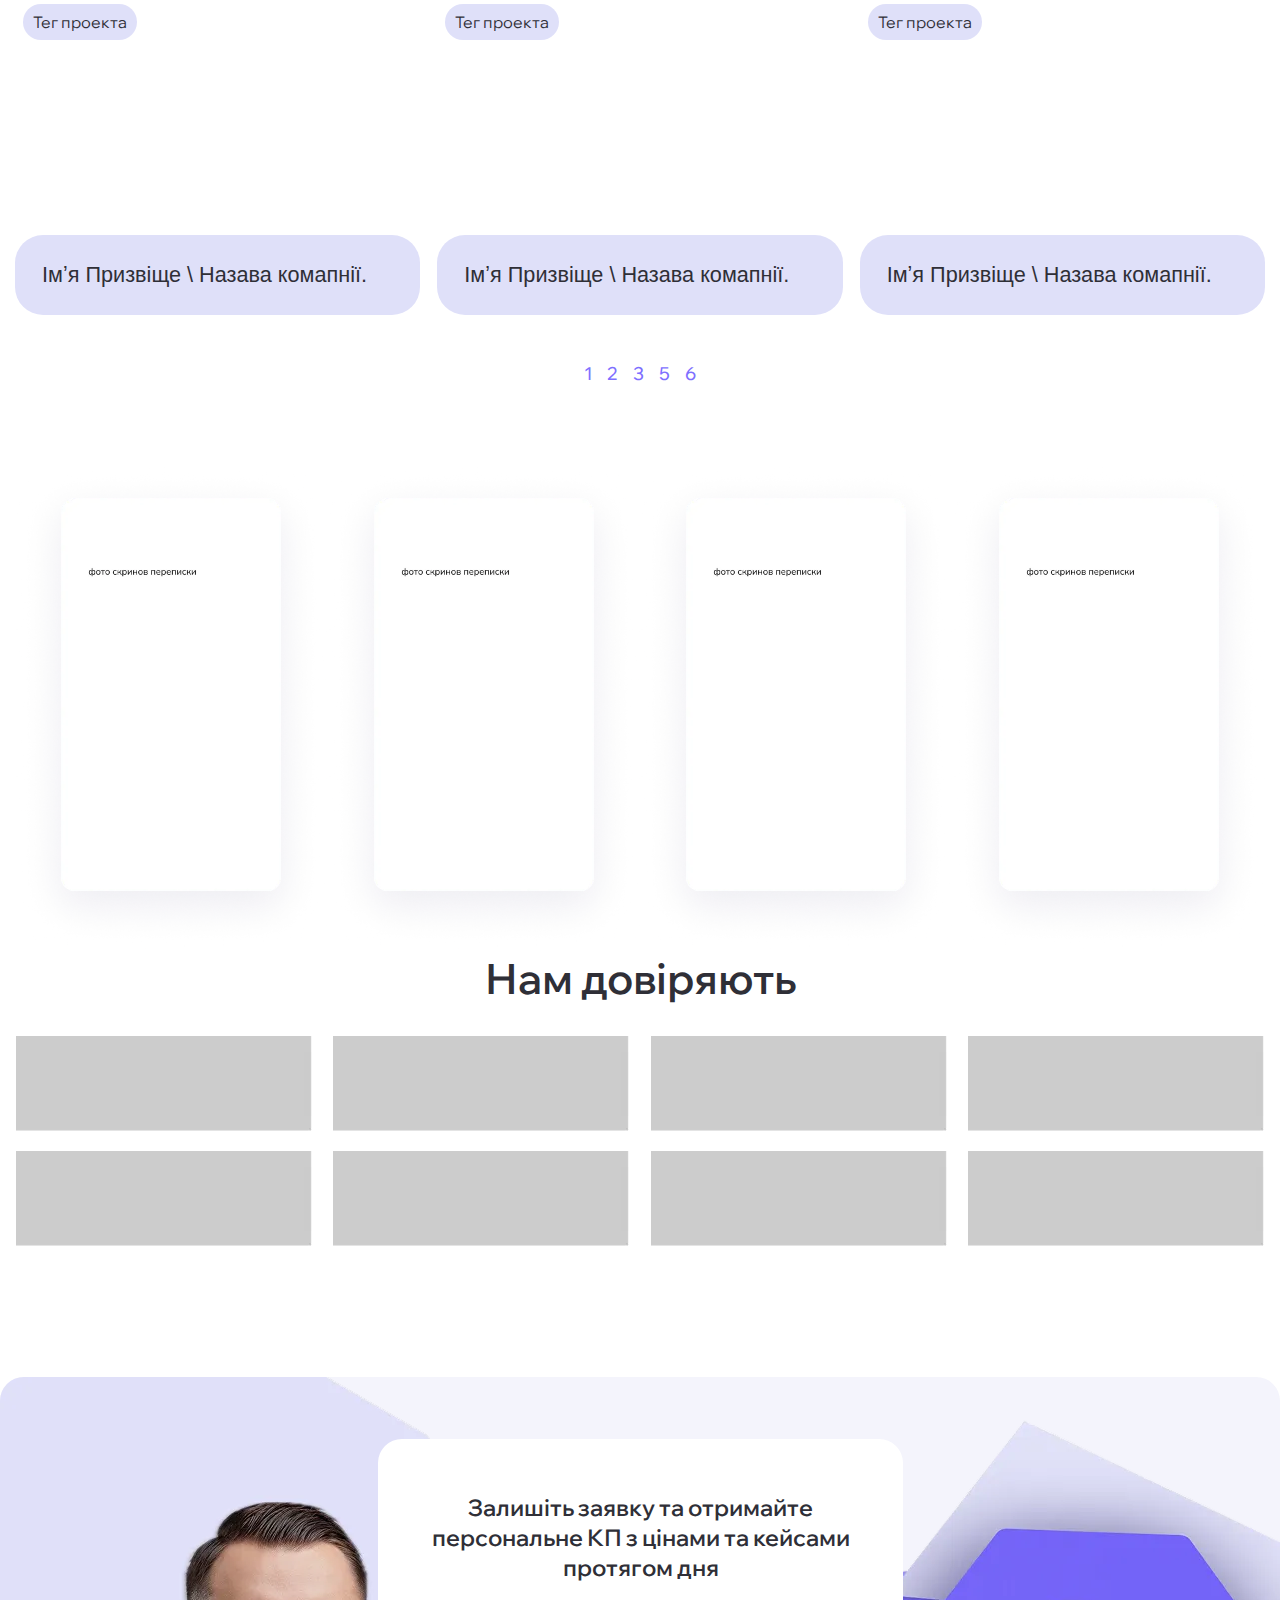
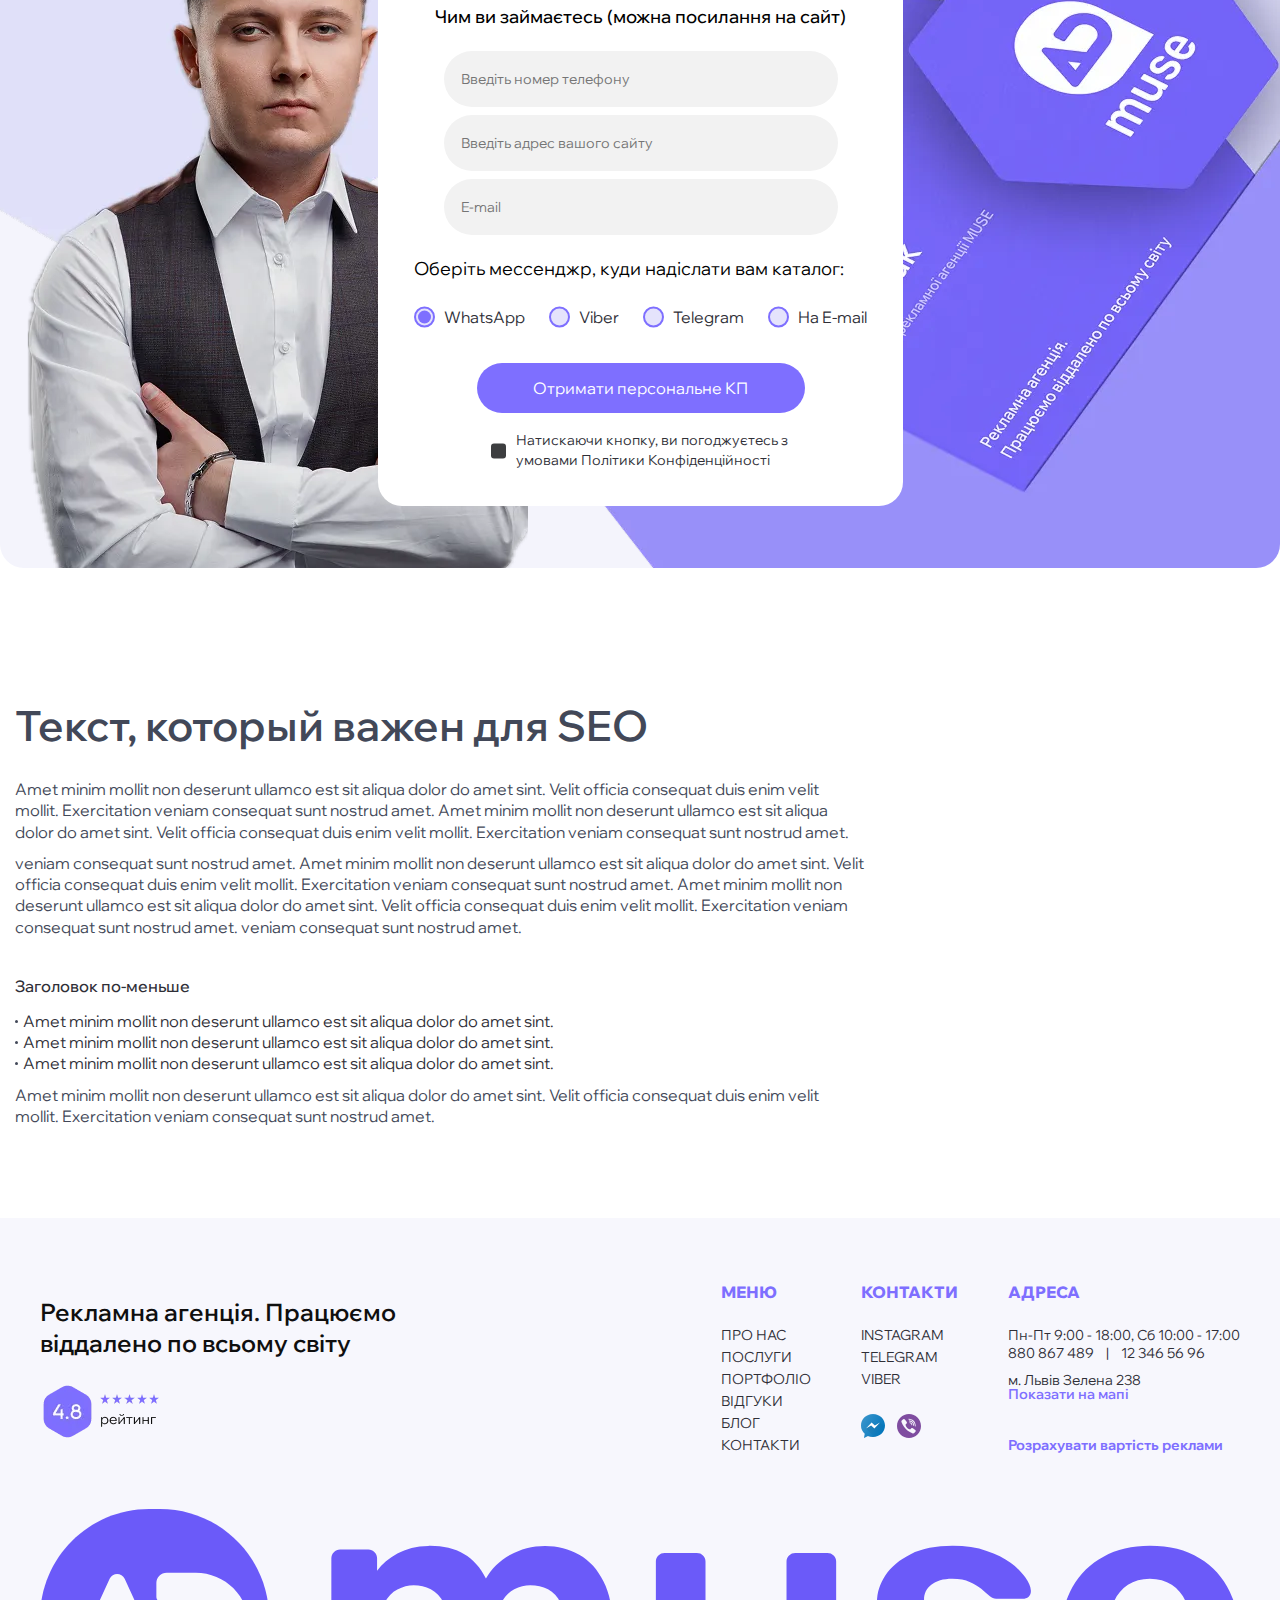
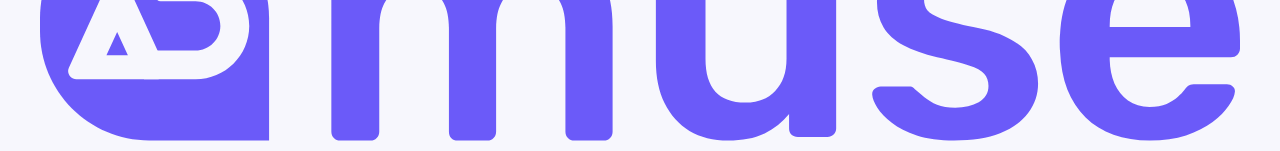
<file: reviews.html>
<!doctype html>
<html lang="uk">
	<head>
		<meta charset="UTF-8">
		<meta name="viewport" content="width=device-width, initial-scale=1.0">
		<link rel="preload" href="./assets/fonts/helvetica_regular.woff2" as="font" type="font/woff2" crossorigin="anonymous">
		<link rel="shortcut icon" href="assets/img/favicon.ico">
		<title>Reviews</title>
		<script type="module" crossorigin="" src="./js/app.min.js?v=1755679680087"></script>
		<script type="module" crossorigin="" src="./js/tabs.min.js?v=1755679680087"></script>
		<script type="module" crossorigin="" src="./js/slider.min.js?v=1755679680087"></script>
		<link rel="stylesheet" crossorigin="" href="./css/app.min.css?v=1755679680087">
		<link rel="stylesheet" crossorigin="" href="./css/tabs.min.css?v=1755679680087">
		<link rel="stylesheet" crossorigin="" href="./css/slider.min.css?v=1755679680087">
	</head>
	<body>
		<div class="wrapper">
			<header data-fls-header="" class="header">
				<div class="header__top">
					<div class="header__top-wrapper">
						<div class="header__mark">
							<div class="header__score">4.8</div>
							<div class="header__stars">
								<img src="./assets/img/icons/star.svg" alt="*">
								<img src="./assets/img/icons/star.svg" alt="*">
								<img src="./assets/img/icons/star.svg" alt="*">
								<img src="./assets/img/icons/star.svg" alt="*">
								<img src="./assets/img/icons/star.svg" alt="*">
							</div>
						</div>
						<div class="header__desc">Рекламна агенція. Працюємо віддалено по всьому світу</div>
						<div class="header__social">
							<a href="#" class="header__link">
								<img src="./assets/img/icons/fbm.svg" alt="Facebook Messenger">
							</a>
							<a href="#" class="header__link">
								<img src="./assets/img/icons/vb.svg" alt="Viber">
							</a>
						</div>
						<div class="header__info">
							<div class="header__time">Пн-Пт 9:00 - 18:00, Сб 10:00 - 17:00</div>
							<div class="header__locate">м. Львів Зелена 238</div>
							<div class="header__call">
								<a href="tel:880867489">880 867 489</a>
								<a href="tel:12 346 56 96">12 346 56 96</a>
							</div>
						</div>
						<div class="header__langs">
							<a href="#" class="header__lang">UA</a>
							<a href="#" class="header__lang">EN</a>
						</div>
					</div>
				</div>
				<div class="header__container">
					<div class="header__bottom">
						<a href="index.html" class="header__logo">
							<picture>
								<img alt="AdMuse" src="./assets/img/logo.webp">
							</picture>
						</a>
						<a href="index.html" class="header__logo-mob">
							<img src="./assets/img/logo-mob.svg" alt="AdMuse">
						</a>
						<div class="header__menu menu">
							<div class="menu__btn">
								<button type="button" data-fls-menu="" class="menu__icon icon-menu">
									<span></span>
								</button>
							</div>
							<nav class="menu__body">
								<ul class="menu__list">
									<li class="menu__item">
										<a href="portfolio.html" class="menu__link">Портфоліо</a>
									</li>
									<li class="menu__item">
										<a href="service.html" class="menu__link">Послуги</a>
									</li>
									<li class="menu__item">
										<a href="index.html#info" class="menu__link">Гарантії</a>
									</li>
									<li class="menu__item">
										<a href="index.html#team" class="menu__link">Koманда</a>
									</li>
									<li class="menu__item">
										<a href="index.html#steps" class="menu__link">Етапи роботи</a>
									</li>
									<li class="menu__item">
										<a href="reviews.html" class="menu__link">Відгуки</a>
									</li>
								</ul>
								<div class="menu__langs">
									<a href="#" class="mob-menu__lang">UA</a>
									<a href="#" class="mob-menu__lang">RU</a>
									<a href="#" class="mob-menu__lang">EN</a>
								</div>
								<div class="menu__mob mob-menu">
									<div class="mob-menu__info">
										<div class="mob-menu__time">Пн-Пт 9:00 - 18:00, Сб 10:00 - 17:00</div>
										<div class="mob-menu__loc">м. Львів Зелена 238</div>
										<div class="mob-menu__phone">
											<a href="tel:880 867 489">880 867 489</a>
											<a href="tel:12 346 56 96">12 346 56 96</a>
										</div>
									</div>
									<div class="mob-menu__row">
										<div class="mob-menu__mark">
											<div class="mob-menu__score">4.8</div>
											<div class="mob-menu__stars">
												<img src="./assets/img/icons/star.svg" alt="*">
												<img src="./assets/img/icons/star.svg" alt="*">
												<img src="./assets/img/icons/star.svg" alt="*">
												<img src="./assets/img/icons/star.svg" alt="*">
												<img src="./assets/img/icons/star.svg" alt="*">
											</div>
										</div>
										<div class="mob-menu__social">
											<a href="#" class="mob-menu__link">
												<img src="./assets/img/icons/fbm.svg" alt="Facebook Messenger">
											</a>
											<a href="#" class="mob-menu__link">
												<img src="./assets/img/icons/vb.svg" alt="Viber">
											</a>
										</div>
									</div>
									<div class="mob-menu__desc">Рекламна агенція. Працюємо віддалено по всьому світу</div>
								</div>
							</nav>
						</div>
						<!--
<fetch url="@components/layout/menu/menu.json">
<each loop='item in response'>
</each>
</fetch>
-->
						<a href="#" data-fls-popup-link="discuss" class="header__button btn-primary">Обговорити проект</a>
					</div>
				</div>
			</header>
			<main class="page">
				<div class="page-nav">
					<div class="page-nav__container">
						<div class="page-nav__pages">
							<a href="index.html" class="page-nav__back">Головна /</a>
							<div class="page-nav__current">Відгуки</div>
						</div>
					</div>
				</div>
				<section class="page__reviews-hero hero-reviews">
					<div class="hero-reviews__container">
						<div class="hero-reviews__content">
							<div class="hero-reviews__stars">
								<picture>
									<img alt="*" src="./assets/img/reviews/hero/star.webp">
								</picture>
								<picture>
									<img alt="*" src="./assets/img/reviews/hero/star.webp">
								</picture>
								<picture>
									<img alt="*" src="./assets/img/reviews/hero/star.webp">
								</picture>
								<picture>
									<img alt="*" src="./assets/img/reviews/hero/star.webp">
								</picture>
								<picture>
									<img alt="*" src="./assets/img/reviews/hero/star.webp">
								</picture>
							</div>
							<h2 class="hero-reviews__title title">Відгуки</h2>
							<div class="hero-reviews__info">
								<div class="hero-reviews__rate">
									<div class="hero-reviews__mark">
										<div class="hero-reviews__rating">4.8</div>
										<div class="hero-reviews__wrapper">
											<picture>
												<img alt="*" src="./assets/img/reviews/hero/star_small.webp">
											</picture>
											<picture>
												<img alt="*" src="./assets/img/reviews/hero/star_small.webp">
											</picture>
											<picture>
												<img alt="*" src="./assets/img/reviews/hero/star_small.webp">
											</picture>
											<picture>
												<img alt="*" src="./assets/img/reviews/hero/star_small.webp">
											</picture>
											<picture>
												<img alt="*" src="./assets/img/reviews/hero/star_half.webp">
											</picture>
										</div>
									</div>
									<div class="hero-reviews__caption">Рейтинг організації в Google</div>
								</div>
								<div class="hero-reviews__labling">
									<span>70%</span>
									Клієнтів надходять за рекомендаціями
								</div>
							</div>
						</div>
						<div class="hero-reviews__img">
							<picture>
								<img alt="Image" src="./assets/img/reviews/hero/reviews.webp">
							</picture>
						</div>
					</div>
				</section>
				<section class="page__reviews reviews">
					<div class="reviews__container">
						<div data-fls-tabs="" class="reviews__tabs">
							<nav data-fls-tabs-titles="" class="reviews__navigation">
								<button type="button" class="reviews__title --tab-active">Відео</button>
								<button type="button" class="reviews__title">Тестові</button>
							</nav>
							<div data-fls-tabs-body="" class="tabs__content">
								<div class="reviews__body">
									<div class="reviews__row">
										<div class="reviews__review">
											<div class="reviews__tag">Тег проекта</div>
											<div class="reviews__video">
												<iframe width="560" height="315" src="https://www.youtube.com/embed/aGRDAlWFfvU?si=CApktp05PqOhIs8C" title="YouTube video player" frameborder="0" allow="accelerometer; autoplay; clipboard-write; encrypted-media; gyroscope; picture-in-picture; web-share" referrerpolicy="strict-origin-when-cross-origin" allowfullscreen></iframe>
											</div>
											<div class="reviews__info">Імʼя Призвіще \ Назава комапнії.</div>
										</div>
										<div class="reviews__review">
											<div class="reviews__tag">Тег проекта</div>
											<div class="reviews__video">
												<iframe width="560" height="315" src="https://www.youtube.com/embed/aGRDAlWFfvU?si=CApktp05PqOhIs8C" title="YouTube video player" frameborder="0" allow="accelerometer; autoplay; clipboard-write; encrypted-media; gyroscope; picture-in-picture; web-share" referrerpolicy="strict-origin-when-cross-origin" allowfullscreen></iframe>
											</div>
											<div class="reviews__info">Імʼя Призвіще \ Назава комапнії.</div>
										</div>
										<div class="reviews__review">
											<div class="reviews__tag">Тег проекта</div>
											<div class="reviews__video">
												<iframe width="560" height="315" src="https://www.youtube.com/embed/aGRDAlWFfvU?si=CApktp05PqOhIs8C" title="YouTube video player" frameborder="0" allow="accelerometer; autoplay; clipboard-write; encrypted-media; gyroscope; picture-in-picture; web-share" referrerpolicy="strict-origin-when-cross-origin" allowfullscreen></iframe>
											</div>
											<div class="reviews__info">Імʼя Призвіще \ Назава комапнії.</div>
										</div>
										<div class="reviews__review">
											<div class="reviews__tag">Тег проекта</div>
											<div class="reviews__video">
												<iframe width="560" height="315" src="https://www.youtube.com/embed/aGRDAlWFfvU?si=CApktp05PqOhIs8C" title="YouTube video player" frameborder="0" allow="accelerometer; autoplay; clipboard-write; encrypted-media; gyroscope; picture-in-picture; web-share" referrerpolicy="strict-origin-when-cross-origin" allowfullscreen></iframe>
											</div>
											<div class="reviews__info">Імʼя Призвіще \ Назава комапнії.</div>
										</div>
										<div class="reviews__review">
											<div class="reviews__tag">Тег проекта</div>
											<div class="reviews__video">
												<iframe width="560" height="315" src="https://www.youtube.com/embed/aGRDAlWFfvU?si=CApktp05PqOhIs8C" title="YouTube video player" frameborder="0" allow="accelerometer; autoplay; clipboard-write; encrypted-media; gyroscope; picture-in-picture; web-share" referrerpolicy="strict-origin-when-cross-origin" allowfullscreen></iframe>
											</div>
											<div class="reviews__info">Імʼя Призвіще \ Назава комапнії.</div>
										</div>
										<div class="reviews__review">
											<div class="reviews__tag">Тег проекта</div>
											<div class="reviews__video">
												<iframe width="560" height="315" src="https://www.youtube.com/embed/aGRDAlWFfvU?si=CApktp05PqOhIs8C" title="YouTube video player" frameborder="0" allow="accelerometer; autoplay; clipboard-write; encrypted-media; gyroscope; picture-in-picture; web-share" referrerpolicy="strict-origin-when-cross-origin" allowfullscreen></iframe>
											</div>
											<div class="reviews__info">Імʼя Призвіще \ Назава комапнії.</div>
										</div>
										<div class="reviews__review">
											<div class="reviews__tag">Тег проекта</div>
											<div class="reviews__video">
												<iframe width="560" height="315" src="https://www.youtube.com/embed/aGRDAlWFfvU?si=CApktp05PqOhIs8C" title="YouTube video player" frameborder="0" allow="accelerometer; autoplay; clipboard-write; encrypted-media; gyroscope; picture-in-picture; web-share" referrerpolicy="strict-origin-when-cross-origin" allowfullscreen></iframe>
											</div>
											<div class="reviews__info">Імʼя Призвіще \ Назава комапнії.</div>
										</div>
										<div class="reviews__review">
											<div class="reviews__tag">Тег проекта</div>
											<div class="reviews__video">
												<iframe width="560" height="315" src="https://www.youtube.com/embed/aGRDAlWFfvU?si=CApktp05PqOhIs8C" title="YouTube video player" frameborder="0" allow="accelerometer; autoplay; clipboard-write; encrypted-media; gyroscope; picture-in-picture; web-share" referrerpolicy="strict-origin-when-cross-origin" allowfullscreen></iframe>
											</div>
											<div class="reviews__info">Імʼя Призвіще \ Назава комапнії.</div>
										</div>
										<div class="reviews__review">
											<div class="reviews__tag">Тег проекта</div>
											<div class="reviews__video">
												<iframe width="560" height="315" src="https://www.youtube.com/embed/aGRDAlWFfvU?si=CApktp05PqOhIs8C" title="YouTube video player" frameborder="0" allow="accelerometer; autoplay; clipboard-write; encrypted-media; gyroscope; picture-in-picture; web-share" referrerpolicy="strict-origin-when-cross-origin" allowfullscreen></iframe>
											</div>
											<div class="reviews__info">Імʼя Призвіще \ Назава комапнії.</div>
										</div>
									</div>
									<div class="reviews__pagination">
										<a href="#" class="reviews__pag">1</a>
										<a href="#" class="reviews__pag">2</a>
										<a href="#" class="reviews__pag">3</a>
										<a href="#" class="reviews__pag">5</a>
										<a href="#" class="reviews__pag">6</a>
									</div>
								</div>
								<div class="reviews__body">
									<div class="reviews__row">
										<div class="reviews-small__item">
											<div class="reviews-small__labling">
												<div class="reviews-small__ico">
													<picture>
														<img alt="Image" src="./assets/img/homepage/reviews-small/quote.webp">
													</picture>
												</div>
												<a href="#" class="reviews-small__video">
													<img src="./assets/img/icons/play.svg" alt="Дивитись">
												</a>
											</div>
											<div class="reviews-small__name">Імʼя Призвіще</div>
											<div class="reviews-small__text">
												Lorem ipsum dolor sit amet, consectetur adipiscing elit, sed do eiusmod tempor
                                    incididunt ut labore. Lorem ipsum dolor sit amet, consectetur adipiscing elit, sed
                                    do eiusmod tempor incididunt ut labore .Lorem ipsum dolor sit amet, consectetur
                                    adipiscing elit, sed do eiusmod tempor incididunt ut labore
											</div>
											<div class="reviews-small__info">
												<div class="reviews-small__date">12.12.2024</div>
												<div class="reviews-small__img">
													<img src="./assets/img/homepage/reviews-small/01.svg" alt="Image">
												</div>
											</div>
										</div>
										<div class="reviews-small__item">
											<div class="reviews-small__labling">
												<div class="reviews-small__ico">
													<picture>
														<img alt="Image" src="./assets/img/homepage/reviews-small/quote.webp">
													</picture>
												</div>
												<a href="#" class="reviews-small__video">
													<img src="./assets/img/icons/play.svg" alt="Дивитись">
												</a>
											</div>
											<div class="reviews-small__name">Імʼя Призвіще</div>
											<div class="reviews-small__text">
												Lorem ipsum dolor sit amet, consectetur adipiscing elit, sed do eiusmod tempor
                                    incididunt ut labore. Lorem ipsum dolor sit amet, consectetur adipiscing elit, sed
                                    do eiusmod tempor incididunt ut labore .Lorem ipsum dolor sit amet, consectetur
                                    adipiscing elit, sed do eiusmod tempor incididunt ut labore
											</div>
											<div class="reviews-small__info">
												<div class="reviews-small__date">12.12.2024</div>
												<div class="reviews-small__img">
													<img src="./assets/img/homepage/reviews-small/01.svg" alt="Image">
												</div>
											</div>
										</div>
										<div class="reviews-small__item">
											<div class="reviews-small__labling">
												<div class="reviews-small__ico">
													<picture>
														<img alt="Image" src="./assets/img/homepage/reviews-small/quote.webp">
													</picture>
												</div>
												<a href="#" class="reviews-small__video">
													<img src="./assets/img/icons/play.svg" alt="Дивитись">
												</a>
											</div>
											<div class="reviews-small__name">Імʼя Призвіще</div>
											<div class="reviews-small__text">
												Lorem ipsum dolor sit amet, consectetur adipiscing elit, sed do eiusmod tempor
                                    incididunt ut labore. Lorem ipsum dolor sit amet, consectetur adipiscing elit, sed
                                    do eiusmod tempor incididunt ut labore .Lorem ipsum dolor sit amet, consectetur
                                    adipiscing elit, sed do eiusmod tempor incididunt ut labore
											</div>
											<div class="reviews-small__info">
												<div class="reviews-small__date">12.12.2024</div>
												<div class="reviews-small__img">
													<img src="./assets/img/homepage/reviews-small/01.svg" alt="Image">
												</div>
											</div>
										</div>
										<div class="reviews-small__item">
											<div class="reviews-small__labling">
												<div class="reviews-small__ico">
													<picture>
														<img alt="Image" src="./assets/img/homepage/reviews-small/quote.webp">
													</picture>
												</div>
												<a href="#" class="reviews-small__video">
													<img src="./assets/img/icons/play.svg" alt="Дивитись">
												</a>
											</div>
											<div class="reviews-small__name">Імʼя Призвіще</div>
											<div class="reviews-small__text">
												Lorem ipsum dolor sit amet, consectetur adipiscing elit, sed do eiusmod tempor
                                    incididunt ut labore. Lorem ipsum dolor sit amet, consectetur adipiscing elit, sed
                                    do eiusmod tempor incididunt ut labore .Lorem ipsum dolor sit amet, consectetur
                                    adipiscing elit, sed do eiusmod tempor incididunt ut labore
											</div>
											<div class="reviews-small__info">
												<div class="reviews-small__date">12.12.2024</div>
												<div class="reviews-small__img">
													<img src="./assets/img/homepage/reviews-small/01.svg" alt="Image">
												</div>
											</div>
										</div>
										<div class="reviews-small__item">
											<div class="reviews-small__labling">
												<div class="reviews-small__ico">
													<picture>
														<img alt="Image" src="./assets/img/homepage/reviews-small/quote.webp">
													</picture>
												</div>
												<a href="#" class="reviews-small__video">
													<img src="./assets/img/icons/play.svg" alt="Дивитись">
												</a>
											</div>
											<div class="reviews-small__name">Імʼя Призвіще</div>
											<div class="reviews-small__text">
												Lorem ipsum dolor sit amet, consectetur adipiscing elit, sed do eiusmod tempor
                                    incididunt ut labore. Lorem ipsum dolor sit amet, consectetur adipiscing elit, sed
                                    do eiusmod tempor incididunt ut labore .Lorem ipsum dolor sit amet, consectetur
                                    adipiscing elit, sed do eiusmod tempor incididunt ut labore
											</div>
											<div class="reviews-small__info">
												<div class="reviews-small__date">12.12.2024</div>
												<div class="reviews-small__img">
													<img src="./assets/img/homepage/reviews-small/01.svg" alt="Image">
												</div>
											</div>
										</div>
										<div class="reviews-small__item">
											<div class="reviews-small__labling">
												<div class="reviews-small__ico">
													<picture>
														<img alt="Image" src="./assets/img/homepage/reviews-small/quote.webp">
													</picture>
												</div>
												<a href="#" class="reviews-small__video">
													<img src="./assets/img/icons/play.svg" alt="Дивитись">
												</a>
											</div>
											<div class="reviews-small__name">Імʼя Призвіще</div>
											<div class="reviews-small__text">
												Lorem ipsum dolor sit amet, consectetur adipiscing elit, sed do eiusmod tempor
                                    incididunt ut labore. Lorem ipsum dolor sit amet, consectetur adipiscing elit, sed
                                    do eiusmod tempor incididunt ut labore .Lorem ipsum dolor sit amet, consectetur
                                    adipiscing elit, sed do eiusmod tempor incididunt ut labore
											</div>
											<div class="reviews-small__info">
												<div class="reviews-small__date">12.12.2024</div>
												<div class="reviews-small__img">
													<img src="./assets/img/homepage/reviews-small/01.svg" alt="Image">
												</div>
											</div>
										</div>
										<div class="reviews-small__item">
											<div class="reviews-small__labling">
												<div class="reviews-small__ico">
													<picture>
														<img alt="Image" src="./assets/img/homepage/reviews-small/quote.webp">
													</picture>
												</div>
												<a href="#" class="reviews-small__video">
													<img src="./assets/img/icons/play.svg" alt="Дивитись">
												</a>
											</div>
											<div class="reviews-small__name">Імʼя Призвіще</div>
											<div class="reviews-small__text">
												Lorem ipsum dolor sit amet, consectetur adipiscing elit, sed do eiusmod tempor
                                    incididunt ut labore. Lorem ipsum dolor sit amet, consectetur adipiscing elit, sed
                                    do eiusmod tempor incididunt ut labore .Lorem ipsum dolor sit amet, consectetur
                                    adipiscing elit, sed do eiusmod tempor incididunt ut labore
											</div>
											<div class="reviews-small__info">
												<div class="reviews-small__date">12.12.2024</div>
												<div class="reviews-small__img">
													<img src="./assets/img/homepage/reviews-small/01.svg" alt="Image">
												</div>
											</div>
										</div>
										<div class="reviews-small__item">
											<div class="reviews-small__labling">
												<div class="reviews-small__ico">
													<picture>
														<img alt="Image" src="./assets/img/homepage/reviews-small/quote.webp">
													</picture>
												</div>
												<a href="#" class="reviews-small__video">
													<img src="./assets/img/icons/play.svg" alt="Дивитись">
												</a>
											</div>
											<div class="reviews-small__name">Імʼя Призвіще</div>
											<div class="reviews-small__text">
												Lorem ipsum dolor sit amet, consectetur adipiscing elit, sed do eiusmod tempor
                                    incididunt ut labore. Lorem ipsum dolor sit amet, consectetur adipiscing elit, sed
                                    do eiusmod tempor incididunt ut labore .Lorem ipsum dolor sit amet, consectetur
                                    adipiscing elit, sed do eiusmod tempor incididunt ut labore
											</div>
											<div class="reviews-small__info">
												<div class="reviews-small__date">12.12.2024</div>
												<div class="reviews-small__img">
													<img src="./assets/img/homepage/reviews-small/01.svg" alt="Image">
												</div>
											</div>
										</div>
										<div class="reviews-small__item">
											<div class="reviews-small__labling">
												<div class="reviews-small__ico">
													<picture>
														<img alt="Image" src="./assets/img/homepage/reviews-small/quote.webp">
													</picture>
												</div>
												<a href="#" class="reviews-small__video">
													<img src="./assets/img/icons/play.svg" alt="Дивитись">
												</a>
											</div>
											<div class="reviews-small__name">Імʼя Призвіще</div>
											<div class="reviews-small__text">
												Lorem ipsum dolor sit amet, consectetur adipiscing elit, sed do eiusmod tempor
                                    incididunt ut labore. Lorem ipsum dolor sit amet, consectetur adipiscing elit, sed
                                    do eiusmod tempor incididunt ut labore .Lorem ipsum dolor sit amet, consectetur
                                    adipiscing elit, sed do eiusmod tempor incididunt ut labore
											</div>
											<div class="reviews-small__info">
												<div class="reviews-small__date">12.12.2024</div>
												<div class="reviews-small__img">
													<img src="./assets/img/homepage/reviews-small/01.svg" alt="Image">
												</div>
											</div>
										</div>
									</div>
									<div class="reviews__pagination">
										<a href="#" class="reviews__pag">1</a>
										<a href="#" class="reviews__pag">2</a>
										<a href="#" class="reviews__pag">3</a>
										<a href="#" class="reviews__pag">5</a>
										<a href="#" class="reviews__pag">6</a>
									</div>
								</div>
							</div>
						</div>
					</div>
				</section>
				<section class="page__screens screens">
					<div class="screens__container">
						<div data-fls-slider="" class="screens__slider swiper">
							<div class="screens__wrapper swiper-wrapper">
								<div class="screens__slide swiper-slide">
									<picture>
										<img alt="Image" src="./assets/img/reviews/screens/screen.webp">
									</picture>
								</div>
								<div class="screens__slide swiper-slide">
									<picture>
										<img alt="Image" src="./assets/img/reviews/screens/screen.webp">
									</picture>
								</div>
								<div class="screens__slide swiper-slide">
									<picture>
										<img alt="Image" src="./assets/img/reviews/screens/screen.webp">
									</picture>
								</div>
								<div class="screens__slide swiper-slide">
									<picture>
										<img alt="Image" src="./assets/img/reviews/screens/screen.webp">
									</picture>
								</div>
							</div>
						</div>
					</div>
				</section>
				<section class="page__trust trust">
					<div class="trust__container">
						<h2 class="trust__title title">Нам довіряють</h2>
						<div class="trust__row">
							<div class="trust__item">
								<picture>
									<img alt="Image" src="./assets/img/about/trust/trust.webp">
								</picture>
							</div>
							<div class="trust__item">
								<picture>
									<img alt="Image" src="./assets/img/about/trust/trust.webp">
								</picture>
							</div>
							<div class="trust__item">
								<picture>
									<img alt="Image" src="./assets/img/about/trust/trust.webp">
								</picture>
							</div>
							<div class="trust__item">
								<picture>
									<img alt="Image" src="./assets/img/about/trust/trust.webp">
								</picture>
							</div>
							<div class="trust__item">
								<picture>
									<img alt="Image" src="./assets/img/about/trust/trust.webp">
								</picture>
							</div>
							<div class="trust__item">
								<picture>
									<img alt="Image" src="./assets/img/about/trust/trust.webp">
								</picture>
							</div>
							<div class="trust__item">
								<picture>
									<img alt="Image" src="./assets/img/about/trust/trust.webp">
								</picture>
							</div>
							<div class="trust__item">
								<picture>
									<img alt="Image" src="./assets/img/about/trust/trust.webp">
								</picture>
							</div>
						</div>
					</div>
				</section>
				<section class="page__form form">
					<div class="form__container">
						<div class="form__img-oleh">
							<picture>
								<img alt="Image" src="./assets/img/form/oleh.webp">
							</picture>
						</div>
						<form action="#" class="form__form">
							<h2 class="form__title title">Залишіть заявку та отримайте персональне КП з цінами та кейсами протягом дня</h2>
							<div class="form__caption">Чим ви займаєтесь (можна посилання на сайт)</div>
							<label class="form__item">
								<input required type="tel" name="tel" class="form__input" placeholder="Введіть номер телефону">
							</label>
							<label class="form__item">
								<input required type="text" name="url" class="form__input" placeholder="Введіть адрес вашого сайту">
							</label>
							<label class="form__item">
								<input required type="email" name="mail" class="form__input" placeholder="E-mail">
							</label>
							<div class="form__options">
								<div class="form__label">Оберіть мессенджр, куди надіслати вам каталог:</div>
								<div class="form__list">
									<label class="form__radio">
										<input checked type="radio" name="messanger" value="WhatsApp">
										<span>WhatsApp</span>
									</label>
									<label class="form__radio">
										<input type="radio" name="messanger" value="Viber">
										<span>Viber</span>
									</label>
									<label class="form__radio">
										<input type="radio" name="messanger" value="Telegram">
										<span>Telegram</span>
									</label>
									<label class="form__radio">
										<input type="radio" name="messanger" value="Ha E-mail">
										<span>Ha E-mail</span>
									</label>
								</div>
							</div>
							<button data-fls-button="" type="submit" class="form__button">Отримати персональне КП</button>
							<label class="form__agree">
								<input required type="radio" name="agree" value="згоден">
								<span>Натискаючи кнопку, ви погоджуєтесь з умовами Політики Конфіденційності</span>
							</label>
						</form>
						<div class="form__img-card">
							<picture>
								<source media="(max-width: 600px)" srcset="./assets/img/form/card-600.webp" type="image/webp">
								<img alt="Image" src="./assets/img/form/card.webp">
							</picture>
						</div>
					</div>
				</section>
				<section class="page__seo seo">
					<div class="seo__container">
						<div class="seo__item">
							<h2 class="seo__title title">Текст, который важен для SEO</h2>
							<div class="seo__text">
								<p>
									Amet minim mollit non deserunt ullamco est sit aliqua dolor do amet sint. Velit officia
                        consequat duis enim velit mollit. Exercitation veniam consequat sunt nostrud amet. Amet minim
                        mollit non deserunt ullamco est sit aliqua dolor do amet sint. Velit officia consequat duis enim
                        velit mollit. Exercitation veniam consequat sunt nostrud amet.
								</p>
								<p>
									veniam consequat sunt nostrud amet. Amet minim mollit non deserunt ullamco est sit aliqua dolor
                        do amet sint. Velit officia consequat duis enim velit mollit. Exercitation veniam consequat sunt
                        nostrud amet. Amet minim mollit non deserunt ullamco est sit aliqua dolor do amet sint. Velit
                        officia consequat duis enim velit mollit. Exercitation veniam consequat sunt nostrud amet.
                        veniam consequat sunt nostrud amet.
								</p>
							</div>
						</div>
						<div class="seo__item">
							<h3 class="seo__label">Заголовок по-меньше</h3>
							<ul class="seo__list">
								<li>Amet minim mollit non deserunt ullamco est sit aliqua dolor do amet sint.</li>
								<li>Amet minim mollit non deserunt ullamco est sit aliqua dolor do amet sint.</li>
								<li>Amet minim mollit non deserunt ullamco est sit aliqua dolor do amet sint.</li>
							</ul>
							<div class="seo__text">
								Amet minim mollit non deserunt ullamco est sit aliqua dolor do amet sint. Velit officia consequat
                    duis enim velit mollit. Exercitation veniam consequat sunt nostrud amet.
							</div>
						</div>
					</div>
				</section>
			</main>
			<footer data-fls-footer="" class="footer">
				<div class="footer__container">
					<div class="footer__top">
						<div class="footer__info">
							<div class="footer__label">Рекламна агенція. Працюємо віддалено по всьому світу</div>
							<div class="footer__mark">
								<picture>
									<img alt="4.8/5" src="./assets/img/footer/rating.webp">
								</picture>
							</div>
						</div>
						<div class="footer__nav">
							<div class="footer__row">
								<div class="footer__caption">меню</div>
								<li class="footer__list">
									<a class="footer__link" href="about.html">Про нас</a>
									<a class="footer__link" href="service.html">Послуги</a>
									<a class="footer__link" href="portfolio.html">Портфоліо</a>
									<a class="footer__link" href="reviews.html">Відгуки</a>
									<a class="footer__link" href="blog.html">Блог</a>
									<a class="footer__link" href="contacts.html">Контакти</a>
								</li>
							</div>
							<div class="footer__row">
								<div class="footer__caption">Контакти</div>
								<li class="footer__list">
									<a class="footer__link" href="#">instagram</a>
									<a class="footer__link" href="#">telegram</a>
									<a class="footer__link" href="#">viber</a>
								</li>
								<div class="footer__social">
									<a href="#">
										<img src="./assets/img/footer/msg.svg" alt="Image">
									</a>
									<a href="#">
										<img src="./assets/img/footer/vb.svg" alt="Image">
									</a>
								</div>
							</div>
							<div class="footer__row">
								<div class="footer__caption">аДРЕСА</div>
								<div class="footer__sheulde">Пн-Пт 9:00 - 18:00, Сб 10:00 - 17:00</div>
								<div class="footer__numbers">
									<a href="tel:880 867 489" class="footer__number">880 867 489</a>
									<a href="tel:12 346 56 96" class="footer__number">12 346 56 96</a>
								</div>
								<div class="footer__adress">
									<span>м. Львів Зелена 238</span>
									<a href="">Показати на мапі</a>
								</div>
								<a href="#" class="footer__btn">Розрахувати вартість реклами</a>
							</div>
						</div>
					</div>
					<div class="footer__bottom">
						<img src="./assets/img/footer/logo.svg" alt="Admuse">
					</div>
				</div>
			</footer>
		</div>
		<ul id="fls-dev-panel">
			<li>
				<a href="service.html">service</a>
			</li>
			<li>
				<a href="reviews.html">reviews</a>
			</li>
			<li>
				<a href="portfolio.html">portfolio</a>
			</li>
			<li>
				<a href="index.html">index</a>
			</li>
			<li>
				<a href="contacts.html">contacts</a>
			</li>
			<li>
				<a href="case.html">case</a>
			</li>
			<li>
				<a href="blog.html">blog</a>
			</li>
			<li>
				<a href="article.html">article</a>
			</li>
			<li>
				<a href="about.html">about</a>
			</li>
		</ul>
		<style>
			#fls-dev-panel{
				position: fixed;
				left: 10px;
				padding: 15px 25px 15px 15px;
				border-radius: 0 10px 10px 0;
				top: 10%;
				color: #ffffff;
				background-color: rgba(51, 51, 51, 0.5);
				transform: translate(-100%, 0px);
				max-height: 80svh;
				overflow: auto;
				transition: all 300ms;
				z-index: 9999;
				font-family: Arial, "Helvetica Neue", Helvetica, sans-serif;
			}
			#fls-dev-panel li{
				list-style:none;
			}
			#fls-dev-panel hr{
				border-bottom: 1px solid;
			}
			#fls-dev-panel:hover{
				left: 0px;
				transform: translate(0, 0);
			}
			#fls-dev-panel a{
				text-decoration: none;
				color: inherit;
			}
			#fls-dev-panel a:hover {
				text-decoration: underline;
			}
			#fls-dev-panel li:not(:last-child) {
				margin-bottom: 10px;
			}
		</style>
	</body>
</html>
</file>
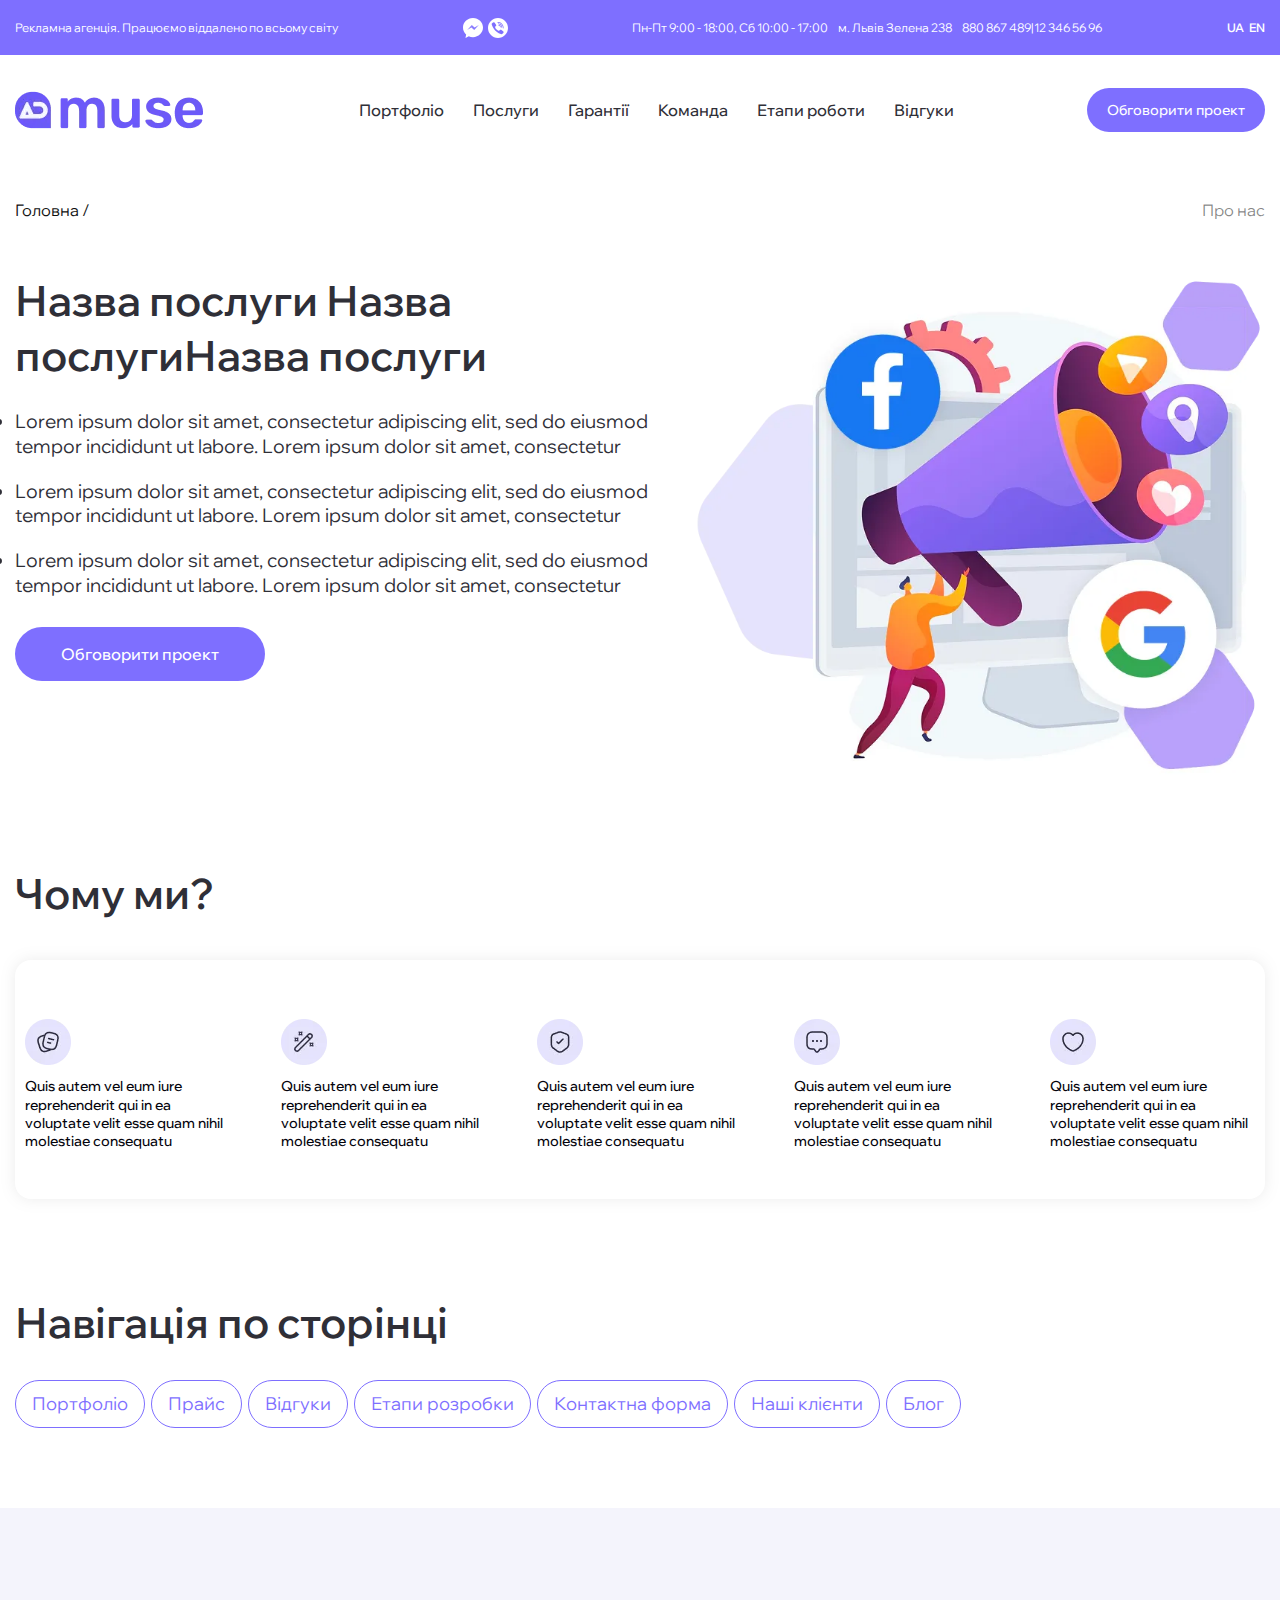
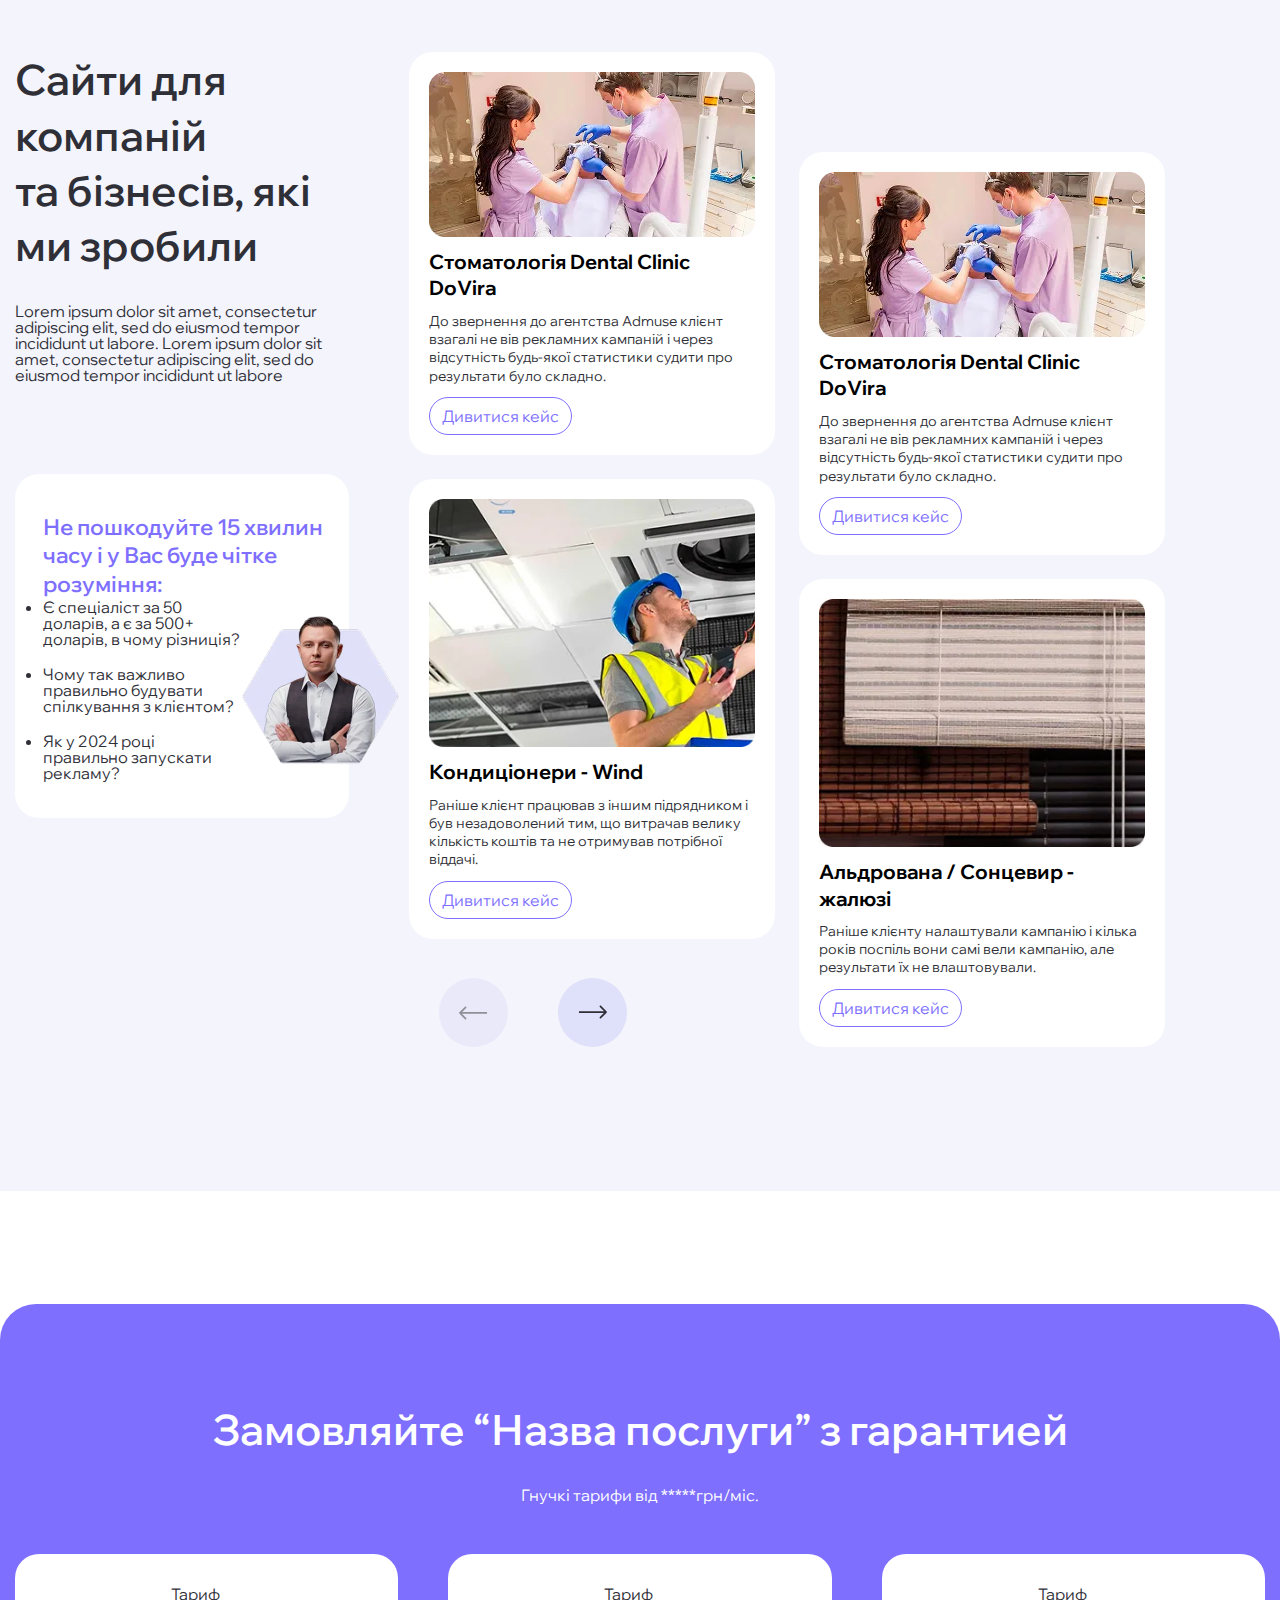
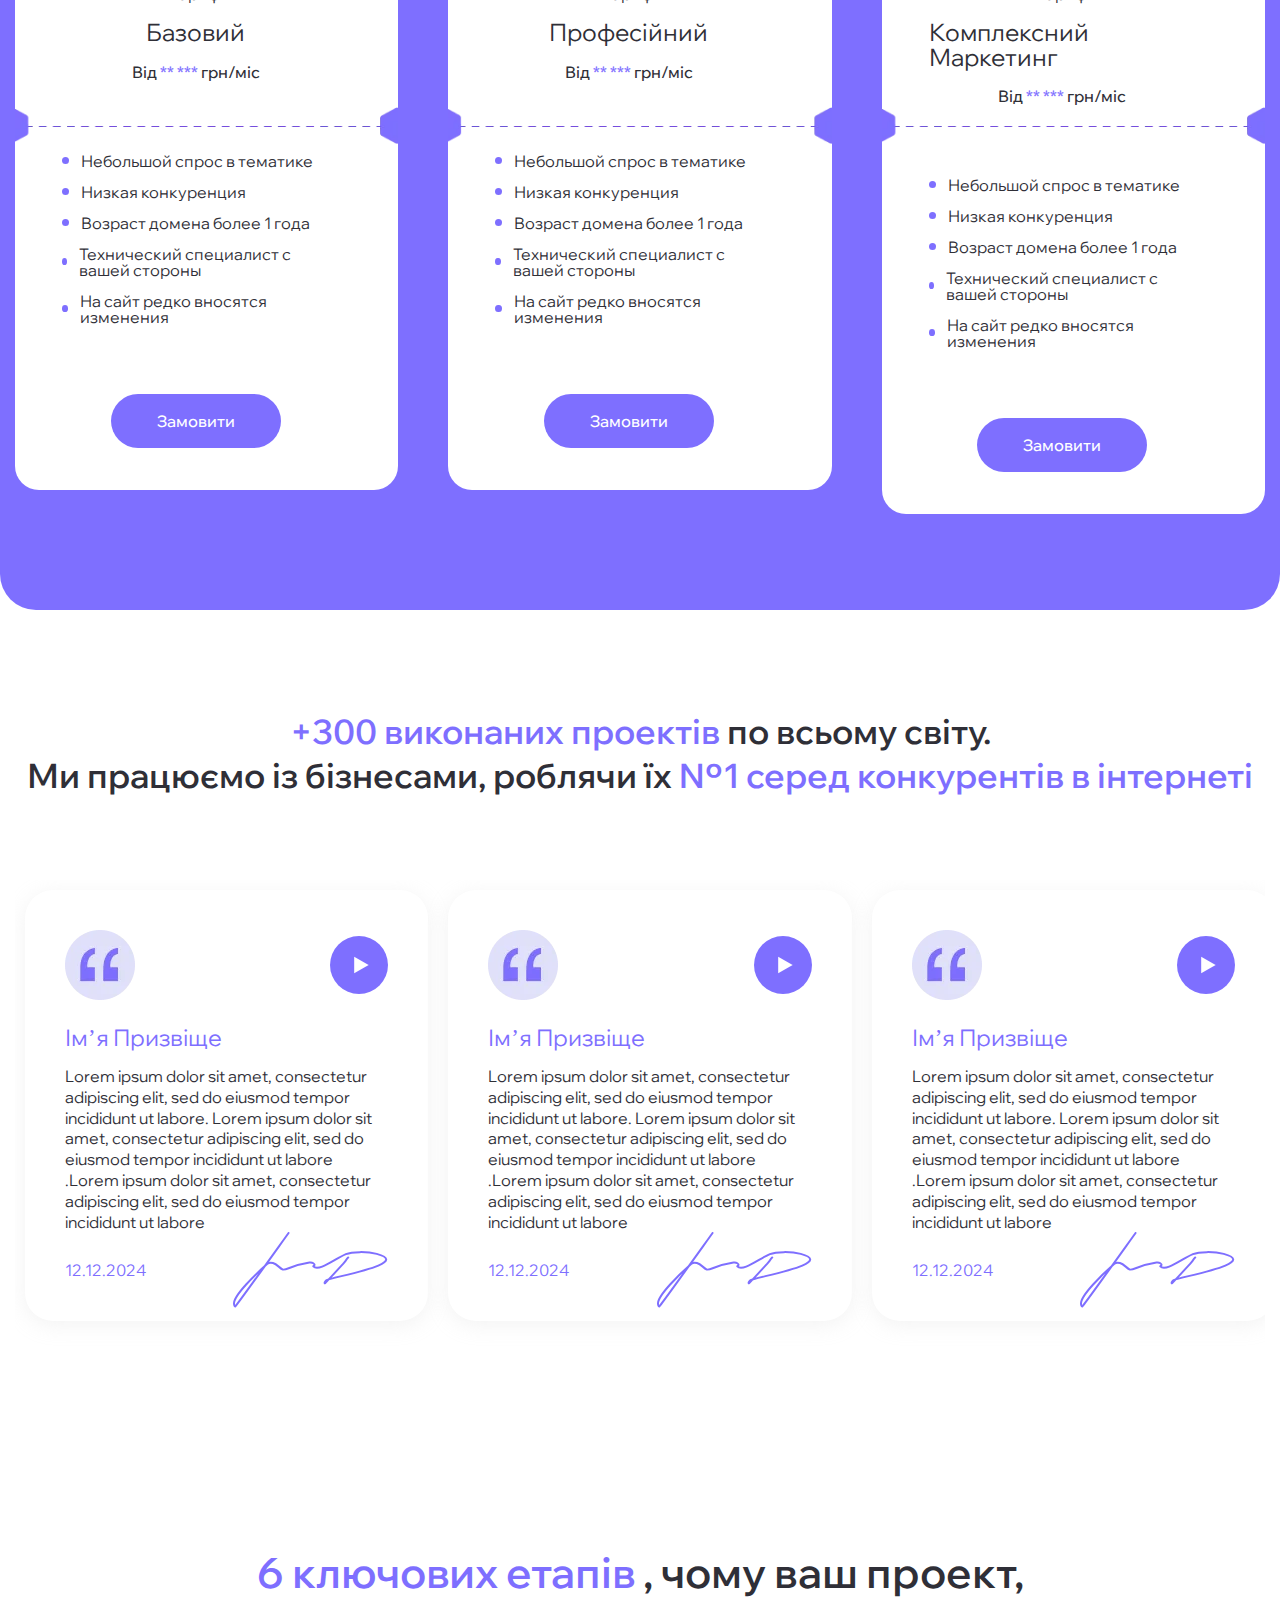
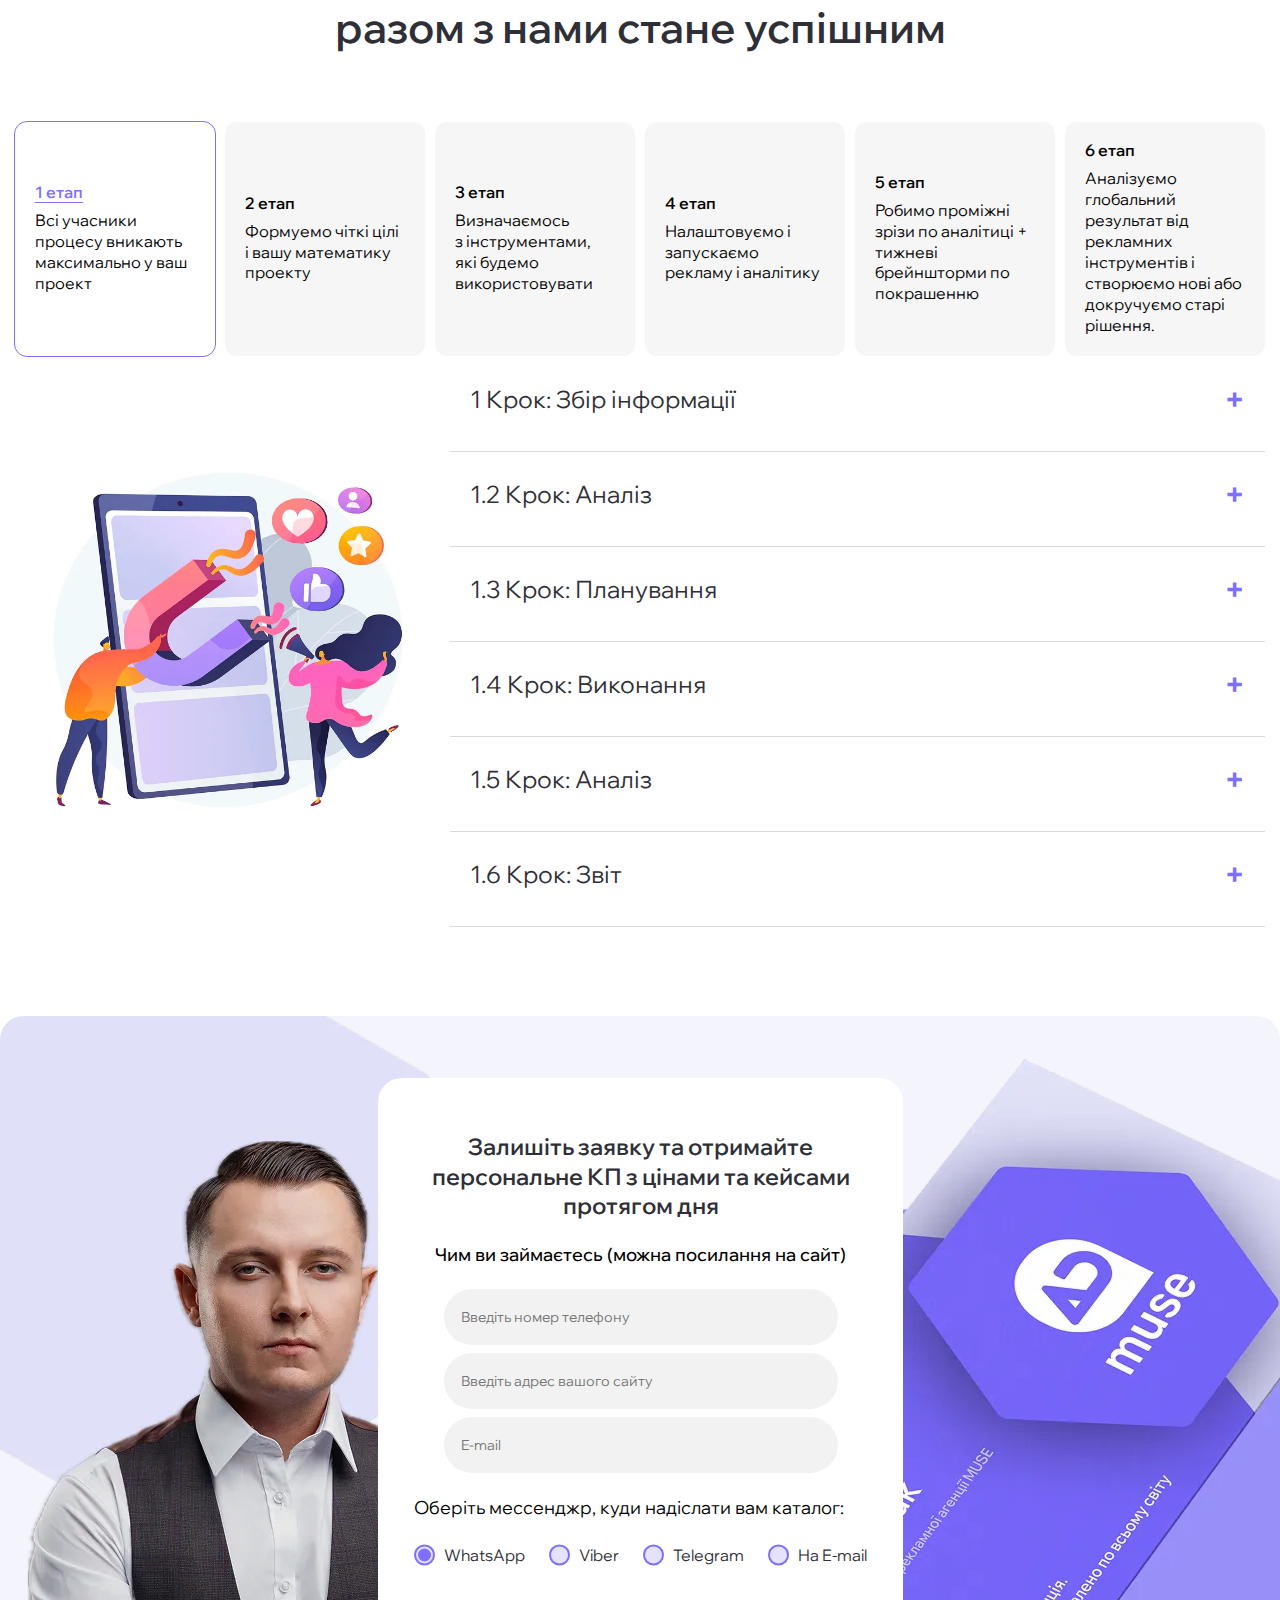
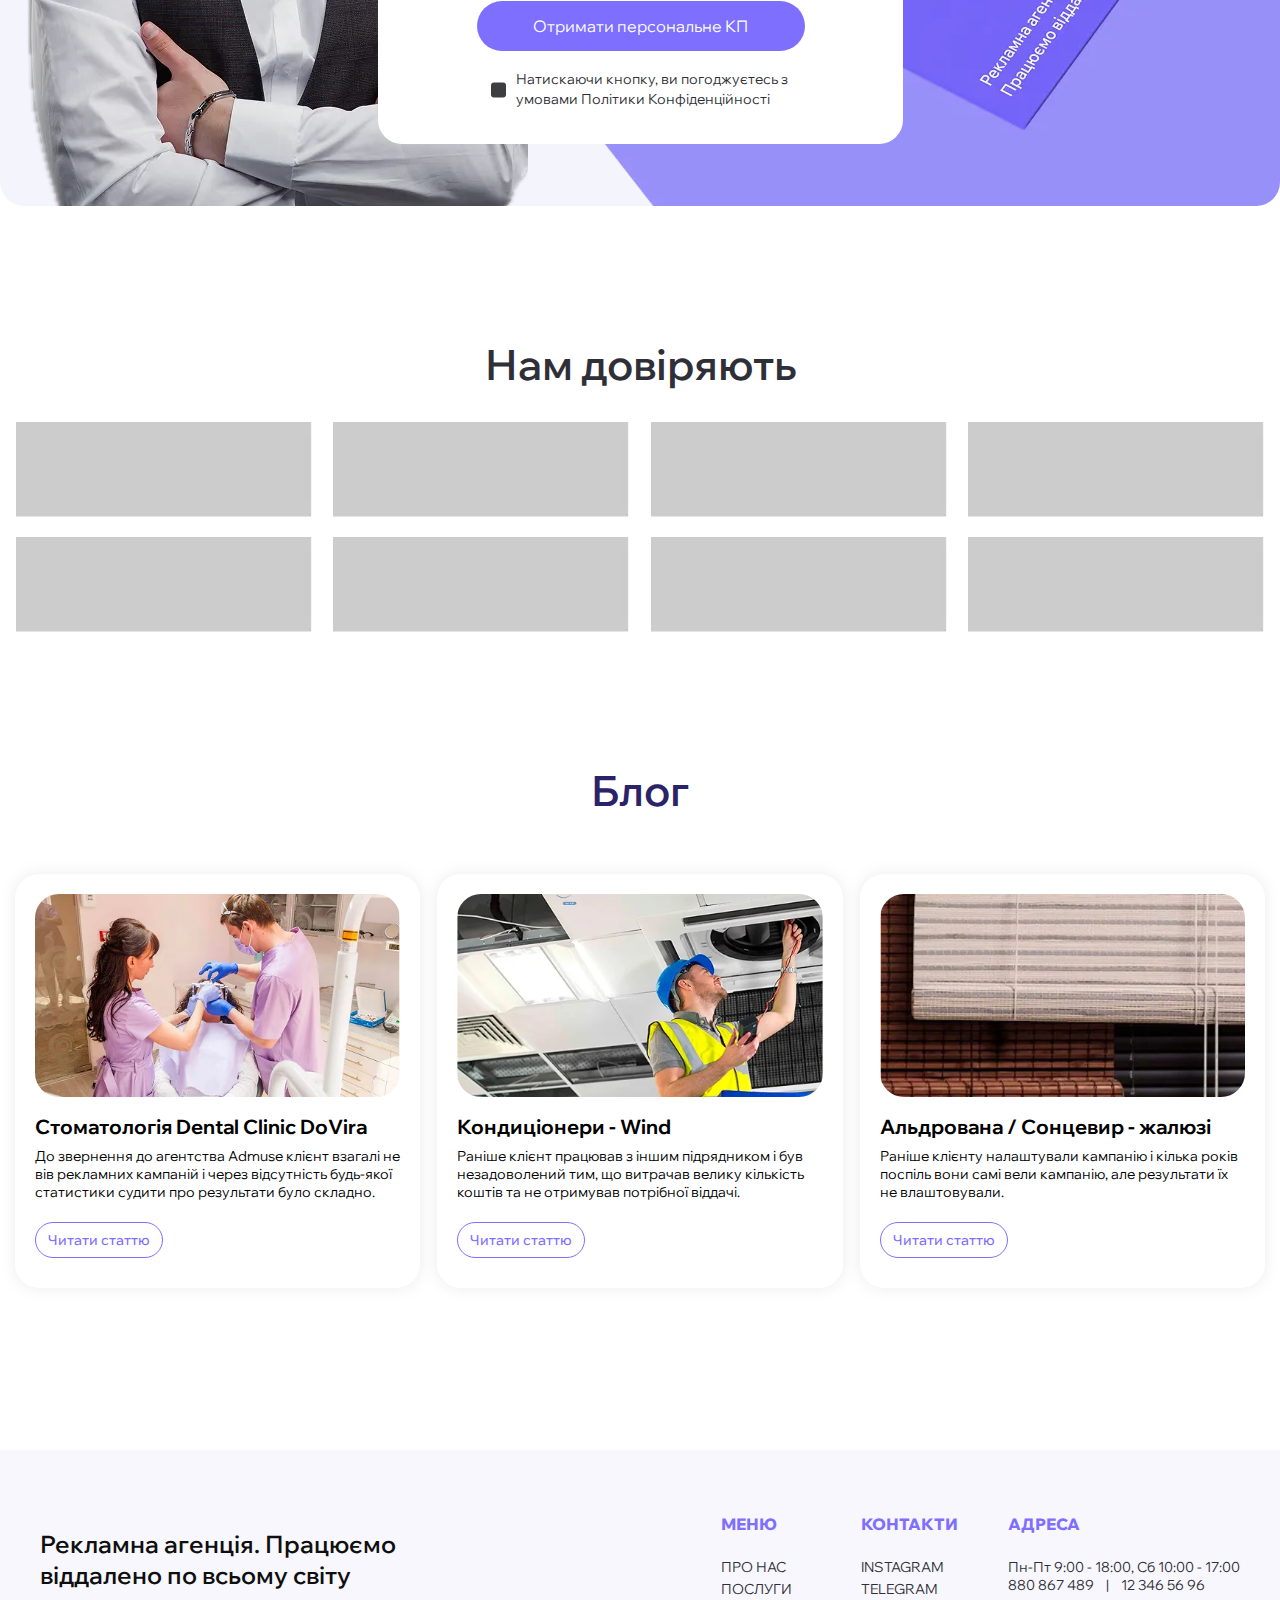
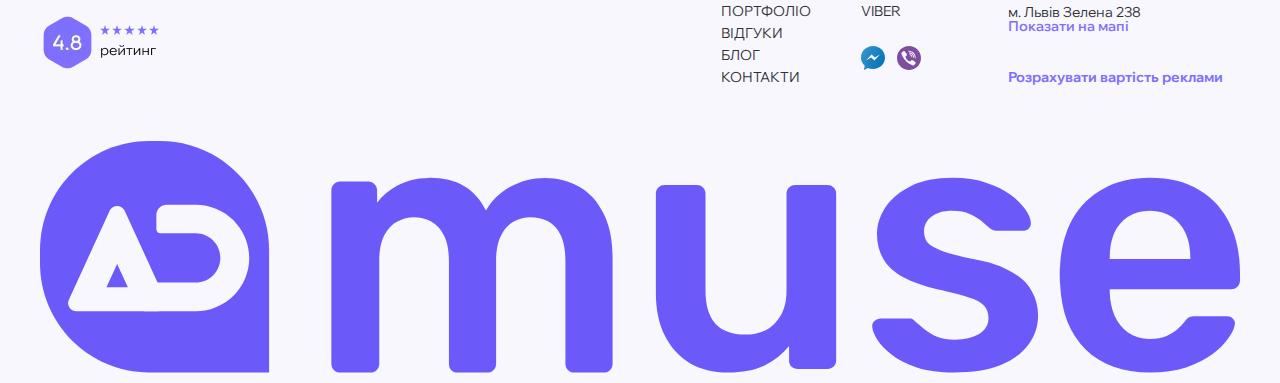
<file: service.html>
<!doctype html>
<html lang="uk">
	<head>
		<meta charset="UTF-8">
		<meta name="viewport" content="width=device-width, initial-scale=1.0">
		<link rel="preload" href="./assets/fonts/helvetica_regular.woff2" as="font" type="font/woff2" crossorigin="anonymous">
		<link rel="shortcut icon" href="assets/img/favicon.ico">
		<title>Service</title>
		<script type="module" crossorigin="" src="./js/service.min.js?v=1754380176163"></script>
		<link rel="modulepreload" crossorigin="" href="./js/app.min.js">
		<link rel="modulepreload" crossorigin="" href="./js/showmore.min.js">
		<link rel="stylesheet" crossorigin="" href="./css/app.min.css?v=1754380176163">
		<link rel="stylesheet" crossorigin="" href="./css/showmore.min.css?v=1754380176163">
	</head>
	<body>
		<div class="wrapper">
			<header data-fls-header="" class="header">
				<div class="header__top">
					<div class="header__top-wrapper">
						<div class="header__mark">
							<div class="header__score">4.8</div>
							<div class="header__stars">
								<img src="./assets/img/icons/star.svg" alt="*">
								<img src="./assets/img/icons/star.svg" alt="*">
								<img src="./assets/img/icons/star.svg" alt="*">
								<img src="./assets/img/icons/star.svg" alt="*">
								<img src="./assets/img/icons/star.svg" alt="*">
							</div>
						</div>
						<div class="header__desc">Рекламна агенція. Працюємо віддалено по всьому світу</div>
						<div class="header__social">
							<a href="#" class="header__link">
								<img src="./assets/img/icons/fbm.svg" alt="Facebook Messenger">
							</a>
							<a href="#" class="header__link">
								<img src="./assets/img/icons/vb.svg" alt="Viber">
							</a>
						</div>
						<div class="header__info">
							<div class="header__time">Пн-Пт 9:00 - 18:00, Сб 10:00 - 17:00</div>
							<div class="header__locate">м. Львів Зелена 238</div>
							<div class="header__call">
								<a href="tel:880867489">880 867 489</a>
								<a href="tel:12 346 56 96">12 346 56 96</a>
							</div>
						</div>
						<div class="header__langs">
							<a href="#" class="header__lang">UA</a>
							<a href="#" class="header__lang">EN</a>
						</div>
					</div>
				</div>
				<div class="header__container">
					<div class="header__bottom">
						<a href="#" class="header__logo">
							<picture>
								<img alt="AdMuse" src="./assets/img/logo.webp">
							</picture>
						</a>
						<a href="#" class="header__logo-mob">
							<img src="./assets/img/logo-mob.svg" alt="AdMuse">
						</a>
						<div class="header__menu menu">
							<div class="menu__btn">
								<button type="button" data-fls-menu="" class="menu__icon icon-menu">
									<span></span>
								</button>
							</div>
							<nav class="menu__body">
								<ul class="menu__list">
									<li class="menu__item">
										<a href="#" class="menu__link">Портфоліо</a>
									</li>
									<li class="menu__item">
										<a href="#" class="menu__link">Послуги</a>
									</li>
									<li class="menu__item">
										<a href="#" class="menu__link">Гарантії</a>
									</li>
									<li class="menu__item">
										<a href="#" class="menu__link">Koманда</a>
									</li>
									<li class="menu__item">
										<a href="#" class="menu__link">Етапи роботи</a>
									</li>
									<li class="menu__item">
										<a href="#" class="menu__link">Відгуки</a>
									</li>
								</ul>
								<div class="menu__langs">
									<a href="#" class="mob-menu__lang">UA</a>
									<a href="#" class="mob-menu__lang">RU</a>
									<a href="#" class="mob-menu__lang">EN</a>
								</div>
								<div class="menu__mob mob-menu">
									<div class="mob-menu__info">
										<div class="mob-menu__time">Пн-Пт 9:00 - 18:00, Сб 10:00 - 17:00</div>
										<div class="mob-menu__loc">м. Львів Зелена 238</div>
										<div class="mob-menu__phone">
											<a href="tel:880 867 489">880 867 489</a>
											<a href="tel:12 346 56 96">12 346 56 96</a>
										</div>
									</div>
									<div class="mob-menu__row">
										<div class="mob-menu__mark">
											<div class="mob-menu__score">4.8</div>
											<div class="mob-menu__stars">
												<img src="./assets/img/icons/star.svg" alt="*">
												<img src="./assets/img/icons/star.svg" alt="*">
												<img src="./assets/img/icons/star.svg" alt="*">
												<img src="./assets/img/icons/star.svg" alt="*">
												<img src="./assets/img/icons/star.svg" alt="*">
											</div>
										</div>
										<div class="mob-menu__social">
											<a href="#" class="mob-menu__link">
												<img src="./assets/img/icons/fbm.svg" alt="Facebook Messenger">
											</a>
											<a href="#" class="mob-menu__link">
												<img src="./assets/img/icons/vb.svg" alt="Viber">
											</a>
										</div>
									</div>
									<div class="mob-menu__desc">Рекламна агенція. Працюємо віддалено по всьому світу</div>
								</div>
							</nav>
						</div>
						<!--
<fetch url="@components/layout/menu/menu.json">
<each loop='item in response'>
</each>
</fetch>
-->
						<a href="#" class="header__button btn-primary">Обговорити проект</a>
					</div>
				</div>
			</header>
			<main class="page">
				<div class="page-nav">
					<div class="page-nav__container">
						<a href="index.html" class="page-nav__back">Головна /</a>
						<div class="page-nav__current">Про нас</div>
					</div>
				</div>
				<section class="page__hero-sample sample-hero">
					<div class="sample-hero__container">
						<div class="sample-hero__content">
							<h2 class="sample-hero__title title">Назва послуги Назва послугиНазва послуги</h2>
							<div class="sample-hero__list">
								<li>
									Lorem ipsum dolor sit amet, consectetur adipiscing elit, sed do eiusmod tempor incididunt ut
                        labore. Lorem ipsum dolor sit amet, consectetur
								</li>
								<li>
									Lorem ipsum dolor sit amet, consectetur adipiscing elit, sed do eiusmod tempor incididunt ut
                        labore. Lorem ipsum dolor sit amet, consectetur
								</li>
								<li>
									Lorem ipsum dolor sit amet, consectetur adipiscing elit, sed do eiusmod tempor incididunt ut
                        labore. Lorem ipsum dolor sit amet, consectetur
								</li>
							</div>
							<a href="#" class="sample-hero__button btn-page">Обговорити проект</a>
						</div>
						<div class="sample-hero__img">
							<picture>
								<source media="(max-width: 600px)" srcset="./assets/img/service/hero/service-600.webp" type="image/webp">
								<img alt="Image" src="./assets/img/service/hero/service.webp">
							</picture>
						</div>
					</div>
				</section>
				<section class="page__why why">
					<div class="why__container">
						<h2 class="why__title title">Чому ми?</h2>
						<div class="why__row">
							<div class="why__item">
								<div class="why__ico">
									<picture>
										<img alt="Image" src="./assets/img/service/why/01.webp">
									</picture>
								</div>
								<div class="why__text">
									Quis autem vel eum iure reprehenderit qui in ea voluptate velit esse quam nihil molestiae
                        consequatu
								</div>
							</div>
							<div class="why__item">
								<div class="why__ico">
									<picture>
										<img alt="Image" src="./assets/img/service/why/02.webp">
									</picture>
								</div>
								<div class="why__text">
									Quis autem vel eum iure reprehenderit qui in ea voluptate velit esse quam nihil molestiae
                        consequatu
								</div>
							</div>
							<div class="why__item">
								<div class="why__ico">
									<picture>
										<img alt="Image" src="./assets/img/service/why/03.webp">
									</picture>
								</div>
								<div class="why__text">
									Quis autem vel eum iure reprehenderit qui in ea voluptate velit esse quam nihil molestiae
                        consequatu
								</div>
							</div>
							<div class="why__item">
								<div class="why__ico">
									<picture>
										<img alt="Image" src="./assets/img/service/why/04.webp">
									</picture>
								</div>
								<div class="why__text">
									Quis autem vel eum iure reprehenderit qui in ea voluptate velit esse quam nihil molestiae
                        consequatu
								</div>
							</div>
							<div class="why__item">
								<div class="why__ico">
									<picture>
										<img alt="Image" src="./assets/img/service/why/05.webp">
									</picture>
								</div>
								<div class="why__text">
									Quis autem vel eum iure reprehenderit qui in ea voluptate velit esse quam nihil molestiae
                        consequatu
								</div>
							</div>
						</div>
					</div>
				</section>
				<section class="page__nav nav">
					<div class="nav__container">
						<h2 class="nav__title title">Навігація по сторінці</h2>
						<div class="nav__row">
							<button type="button" data-fls-scrollto=".examples" class="nav__button">Портфоліо</button>
							<button type="button" data-fls-scrollto=".order" class="nav__button">Прайс</button>
							<button type="button" data-fls-scrollto=".reviews-small" class="nav__button">Відгуки</button>
							<button type="button" data-fls-scrollto=".steps" class="nav__button">Етапи розробки</button>
							<button type="button" data-fls-scrollto=".form" class="nav__button">Контактна форма</button>
							<button type="button" data-fls-scrollto=".trust" class="nav__button">Наші клієнти</button>
							<button type="button" data-fls-scrollto=".blog" class="nav__button">Блог</button>
						</div>
					</div>
				</section>
				<section class="page__examples examples">
					<div class="examples__container">
						<div class="examples__info">
							<h2 class="examples__title title">Сайти для компаній та бізнесів, які ми зробили</h2>
							<div class="examples__labling">
								Lorem ipsum dolor sit amet, consectetur adipiscing elit, sed do eiusmod tempor incididunt ut labore.
                    Lorem ipsum dolor sit amet, consectetur adipiscing elit, sed do eiusmod tempor incididunt ut labore
							</div>
							<div class="examples__shortly shortly__banner">
								<div class="shortly__label">Не пошкодуйте 15 хвилин часу і у Вас буде чітке розуміння:</div>
								<div class="shortly__info">
									<div class="shortly__list">
										<li>Є спеціаліст за 50 доларів, а є за 500+ доларів, в чому різниція?</li>
										<li>Чому так важливо правильно будувати спілкування з клієнтом?</li>
										<li>Як у 2024 році правильно запускати рекламу?</li>
									</div>
									<div class="shortly__img img-ex">
										<picture>
											<img alt="Image" src="./assets/img/homepage/shortly/oleh.webp">
										</picture>
									</div>
								</div>
							</div>
						</div>
						<div data-fls-slider="" class="examples__slider swiper">
							<div class="examples__wrapper swiper-wrapper">
								<div class="examples__slide swiper-slide">
									<div class="examples__row">
										<div class="examples__left">
											<div class="examples__item">
												<div class="examples__img">
													<picture>
														<img alt="Image" src="./assets/img/service/examples/01.webp">
													</picture>
												</div>
												<h3 class="examples__label">Стоматологія Dental Clinic DoVira</h3>
												<div class="examples__text">
													До звернення до агентства Admuse клієнт взагалі не вів рекламних кампаній і
                                        через відсутність будь-якої статистики судити про результати було складно.
												</div>
												<a href="#" class="examples__btn">Дивитися кейс</a>
											</div>
											<div class="examples__item">
												<div class="examples__img">
													<picture>
														<img alt="Image" src="./assets/img/service/examples/02.webp">
													</picture>
												</div>
												<h3 class="examples__label">Кондиціонери - Wind</h3>
												<div class="examples__text">
													Раніше клієнт працював з іншим підрядником і був незадоволений тим, що витрачав
                                        велику кількість коштів та не отримував потрібної віддачі.
												</div>
												<a href="#" class="examples__btn">Дивитися кейс</a>
											</div>
										</div>
										<div class="examples__right">
											<div class="examples__item">
												<div class="examples__img">
													<picture>
														<img alt="Image" src="./assets/img/service/examples/01.webp">
													</picture>
												</div>
												<h3 class="examples__label">Стоматологія Dental Clinic DoVira</h3>
												<div class="examples__text">
													До звернення до агентства Admuse клієнт взагалі не вів рекламних кампаній і
                                        через відсутність будь-якої статистики судити про результати було складно.
												</div>
												<a href="#" class="examples__btn">Дивитися кейс</a>
											</div>
											<div class="examples__item">
												<div class="examples__img">
													<picture>
														<img alt="Image" src="./assets/img/service/examples/03.webp">
													</picture>
												</div>
												<h3 class="examples__label">Альдрована / Сонцевир - жалюзі</h3>
												<div class="examples__text">
													Раніше клієнту налаштували кампанію і кілька років поспіль вони самі вели
                                        кампанію, але результати їх не влаштовували.
												</div>
												<a href="#" class="examples__btn">Дивитися кейс</a>
											</div>
										</div>
									</div>
								</div>
								<div class="examples__slide swiper-slide">
									<div class="examples__row">
										<div class="examples__left">
											<div class="examples__item">
												<div class="examples__img">
													<picture>
														<img alt="Image" src="./assets/img/service/examples/01.webp">
													</picture>
												</div>
												<h3 class="examples__label">Стоматологія Dental Clinic DoVira</h3>
												<div class="examples__text">
													До звернення до агентства Admuse клієнт взагалі не вів рекламних кампаній і
                                        через відсутність будь-якої статистики судити про результати було складно.
												</div>
												<a href="#" class="examples__btn">Дивитися кейс</a>
											</div>
											<div class="examples__item">
												<div class="examples__img">
													<picture>
														<img alt="Image" src="./assets/img/service/examples/02.webp">
													</picture>
												</div>
												<h3 class="examples__label">Кондиціонери - Wind</h3>
												<div class="examples__text">
													Раніше клієнт працював з іншим підрядником і був незадоволений тим, що витрачав
                                        велику кількість коштів та не отримував потрібної віддачі.
												</div>
												<a href="#" class="examples__btn">Дивитися кейс</a>
											</div>
										</div>
										<div class="examples__right">
											<div class="examples__item">
												<div class="examples__img">
													<picture>
														<img alt="Image" src="./assets/img/service/examples/01.webp">
													</picture>
												</div>
												<h3 class="examples__label">Стоматологія Dental Clinic DoVira</h3>
												<div class="examples__text">
													До звернення до агентства Admuse клієнт взагалі не вів рекламних кампаній і
                                        через відсутність будь-якої статистики судити про результати було складно.
												</div>
												<a href="#" class="examples__btn">Дивитися кейс</a>
											</div>
											<div class="examples__item">
												<div class="examples__img">
													<picture>
														<img alt="Image" src="./assets/img/service/examples/03.webp">
													</picture>
												</div>
												<h3 class="examples__label">Альдрована / Сонцевир - жалюзі</h3>
												<div class="examples__text">
													Раніше клієнту налаштували кампанію і кілька років поспіль вони самі вели
                                        кампанію, але результати їх не влаштовували.
												</div>
												<a href="#" class="examples__btn">Дивитися кейс</a>
											</div>
										</div>
									</div>
								</div>
							</div>
							<div class="examples__nav">
								<button type="button" class="examples-swiper-button-prev">
									<img src="./assets/img/icons/arrow.svg" alt="Назад">
								</button>
								<button type="button" class="examples-swiper-button-next">
									<img src="./assets/img/icons/arrow.svg" alt="Вперед">
								</button>
							</div>
						</div>
						<div data-fls-showmore="items" class="examples__more">
							<div data-fls-showmore-content="3" class="examples__content">
								<div class="examples__item">
									<div class="examples__img">
										<picture>
											<img alt="Image" src="./assets/img/service/examples/01.webp">
										</picture>
									</div>
									<h3 class="examples__label">Стоматологія Dental Clinic DoVira</h3>
									<div class="examples__text">
										До звернення до агентства Admuse клієнт взагалі не вів рекламних кампаній і через
                            відсутність будь-якої статистики судити про результати було складно.
									</div>
									<a href="#" class="examples__btn">Дивитися кейс</a>
								</div>
								<div class="examples__item">
									<div class="examples__img">
										<picture>
											<img alt="Image" src="./assets/img/service/examples/02.webp">
										</picture>
									</div>
									<h3 class="examples__label">Кондиціонери - Wind</h3>
									<div class="examples__text">
										Раніше клієнт працював з іншим підрядником і був незадоволений тим, що витрачав велику
                            кількість коштів та не отримував потрібної віддачі.
									</div>
									<a href="#" class="examples__btn">Дивитися кейс</a>
								</div>
								<div class="examples__item">
									<div class="examples__img">
										<picture>
											<img alt="Image" src="./assets/img/service/examples/03.webp">
										</picture>
									</div>
									<h3 class="examples__label">Альдрована / Сонцевир - жалюзі</h3>
									<div class="examples__text">
										Раніше клієнту налаштували кампанію і кілька років поспіль вони самі вели кампанію, але
                            результати їх не влаштовували.
									</div>
									<a href="#" class="examples__btn">Дивитися кейс</a>
								</div>
								<div class="examples__item">
									<div class="examples__img">
										<picture>
											<img alt="Image" src="./assets/img/service/examples/01.webp">
										</picture>
									</div>
									<h3 class="examples__label">Стоматологія Dental Clinic DoVira</h3>
									<div class="examples__text">
										До звернення до агентства Admuse клієнт взагалі не вів рекламних кампаній і через
                            відсутність будь-якої статистики судити про результати було складно.
									</div>
									<a href="#" class="examples__btn">Дивитися кейс</a>
								</div>
								<div class="examples__item">
									<div class="examples__img">
										<picture>
											<img alt="Image" src="./assets/img/service/examples/02.webp">
										</picture>
									</div>
									<h3 class="examples__label">Кондиціонери - Wind</h3>
									<div class="examples__text">
										Раніше клієнт працював з іншим підрядником і був незадоволений тим, що витрачав велику
                            кількість коштів та не отримував потрібної віддачі.
									</div>
									<a href="#" class="examples__btn">Дивитися кейс</a>
								</div>
								<div class="examples__item">
									<div class="examples__img">
										<picture>
											<img alt="Image" src="./assets/img/service/examples/03.webp">
										</picture>
									</div>
									<h3 class="examples__label">Альдрована / Сонцевир - жалюзі</h3>
									<div class="examples__text">
										Раніше клієнту налаштували кампанію і кілька років поспіль вони самі вели кампанію, але
                            результати їх не влаштовували.
									</div>
									<a href="#" class="examples__btn">Дивитися кейс</a>
								</div>
							</div>
							<button hidden data-fls-showmore-button="" type="button" class="examples__show">
								<span>
									<img src="./assets/img/service/examples/download.svg" alt="Image">
									Завантажити ще
								</span>
								<span>Сховати</span>
							</button>
						</div>
					</div>
				</section>
				<section class="page__order order">
					<div class="order__container">
						<h2 class="order__title title">Замовляйте “Назва послуги” з гарантией</h2>
						<h3 class="order__caption">Гнучкі тарифи від *****грн/міс.</h3>
						<div class="order__row">
							<div class="order__column">
								<div class="order__item item-order">
									<div class="item-order__caption">Тариф</div>
									<h4 class="item-order__title">Базовий</h4>
									<div class="item-order__cost">
										Від
										<span>** ***</span>
										грн/міс
									</div>
									<ul class="item-order__benefits">
										<li>Небольшой спрос в тематике</li>
										<li>Низкая конкуренция</li>
										<li>Возраст домена более 1 года</li>
										<li>Технический специалист с вашей стороны</li>
										<li>На сайт редко вносятся изменения</li>
									</ul>
									<a href="#" class="item-order__btn btn-page">Замовити</a>
								</div>
							</div>
							<div class="order__column">
								<div class="order__item item-order">
									<div class="item-order__caption">Тариф</div>
									<h4 class="item-order__title">Професійний</h4>
									<div class="item-order__cost">
										Від
										<span>** ***</span>
										грн/міс
									</div>
									<ul class="item-order__benefits">
										<li>Небольшой спрос в тематике</li>
										<li>Низкая конкуренция</li>
										<li>Возраст домена более 1 года</li>
										<li>Технический специалист с вашей стороны</li>
										<li>На сайт редко вносятся изменения</li>
									</ul>
									<a href="#" class="item-order__btn btn-page">Замовити</a>
								</div>
							</div>
							<div class="order__column">
								<div class="order__item item-order">
									<div class="item-order__caption">Тариф</div>
									<h4 class="item-order__title">Комплексний Маркетинг</h4>
									<div class="item-order__cost">
										Від
										<span>** ***</span>
										грн/міс
									</div>
									<ul class="item-order__benefits">
										<li>Небольшой спрос в тематике</li>
										<li>Низкая конкуренция</li>
										<li>Возраст домена более 1 года</li>
										<li>Технический специалист с вашей стороны</li>
										<li>На сайт редко вносятся изменения</li>
									</ul>
									<a href="#" class="item-order__btn btn-page">Замовити</a>
								</div>
							</div>
						</div>
					</div>
				</section>
				<section class="page__small-reviews reviews-small">
					<div class="reviews-small__container">
						<h2 class="reviews-small__title title">
							<span>+300 виконаних проектів</span>
							по всьому світу.
							<br>
							Ми працюємо із бізнесами, роблячи їх
							<span>Nº1 серед конкурентів в інтернеті</span>
						</h2>
						<div data-fls-slider="" class="reviews-small__slider swiper">
							<div class="reviews-small__wrapper swiper-wrapper">
								<div class="reviews-small__slide swiper-slide">
									<div class="reviews-small__item">
										<div class="reviews-small__labling">
											<div class="reviews-small__ico">
												<picture>
													<img alt="Image" src="./assets/img/homepage/reviews-small/quote.webp">
												</picture>
											</div>
											<a href="#" class="reviews-small__video">
												<img src="./assets/img/icons/play.svg" alt="Дивитись">
											</a>
										</div>
										<div class="reviews-small__name">Імʼя Призвіще</div>
										<div class="reviews-small__text">
											Lorem ipsum dolor sit amet, consectetur adipiscing elit, sed do eiusmod tempor
                                incididunt ut labore. Lorem ipsum dolor sit amet, consectetur adipiscing elit, sed do
                                eiusmod tempor incididunt ut labore .Lorem ipsum dolor sit amet, consectetur adipiscing
                                elit, sed do eiusmod tempor incididunt ut labore
										</div>
										<div class="reviews-small__info">
											<div class="reviews-small__date">12.12.2024</div>
											<div class="reviews-small__img">
												<img src="./assets/img/homepage/reviews-small/01.svg" alt="Image">
											</div>
										</div>
									</div>
								</div>
								<div class="reviews-small__slide swiper-slide">
									<div class="reviews-small__item">
										<div class="reviews-small__labling">
											<div class="reviews-small__ico">
												<picture>
													<img alt="Image" src="./assets/img/homepage/reviews-small/quote.webp">
												</picture>
											</div>
											<a href="#" class="reviews-small__video">
												<img src="./assets/img/icons/play.svg" alt="Дивитись">
											</a>
										</div>
										<div class="reviews-small__name">Імʼя Призвіще</div>
										<div class="reviews-small__text">
											Lorem ipsum dolor sit amet, consectetur adipiscing elit, sed do eiusmod tempor
                                incididunt ut labore. Lorem ipsum dolor sit amet, consectetur adipiscing elit, sed do
                                eiusmod tempor incididunt ut labore .Lorem ipsum dolor sit amet, consectetur adipiscing
                                elit, sed do eiusmod tempor incididunt ut labore
										</div>
										<div class="reviews-small__info">
											<div class="reviews-small__date">12.12.2024</div>
											<div class="reviews-small__img">
												<img src="./assets/img/homepage/reviews-small/01.svg" alt="Image">
											</div>
										</div>
									</div>
								</div>
								<div class="reviews-small__slide swiper-slide">
									<div class="reviews-small__item">
										<div class="reviews-small__labling">
											<div class="reviews-small__ico">
												<picture>
													<img alt="Image" src="./assets/img/homepage/reviews-small/quote.webp">
												</picture>
											</div>
											<a href="#" class="reviews-small__video">
												<img src="./assets/img/icons/play.svg" alt="Дивитись">
											</a>
										</div>
										<div class="reviews-small__name">Імʼя Призвіще</div>
										<div class="reviews-small__text">
											Lorem ipsum dolor sit amet, consectetur adipiscing elit, sed do eiusmod tempor
                                incididunt ut labore. Lorem ipsum dolor sit amet, consectetur adipiscing elit, sed do
                                eiusmod tempor incididunt ut labore .Lorem ipsum dolor sit amet, consectetur adipiscing
                                elit, sed do eiusmod tempor incididunt ut labore
										</div>
										<div class="reviews-small__info">
											<div class="reviews-small__date">12.12.2024</div>
											<div class="reviews-small__img">
												<img src="./assets/img/homepage/reviews-small/01.svg" alt="Image">
											</div>
										</div>
									</div>
								</div>
							</div>
							<div class="reviews-small__nav">
								<button type="button" class="reviews-small-swiper-button-prev">
									<img src="./assets/img/icons/arrow.svg" alt="Назад">
								</button>
								<button type="button" class="reviews-small-swiper-button-next">
									<img src="./assets/img/icons/arrow.svg" alt="Вперед">
								</button>
							</div>
						</div>
					</div>
				</section>
				<section class="page__steps">
					<div class="steps__container">
						<h2 class="steps__labling title">
							<span>6 ключових етапів</span>
							, чому ваш проект, разом з нами стане успішним
						</h2>
						<div data-fls-tabs="" class="steps__tabs">
							<nav data-fls-tabs-titles="" class="steps__navigation">
								<button type="button" class="steps__title --tab-active">
									<span>1 етап</span>
									<div class="steps__desc">Всі учасники процесу вникають максимально у ваш проект</div>
								</button>
								<button type="button" class="steps__title">
									<span>2 етап</span>
									<div class="steps__desc">Формуемо чіткі цілі і вашу математику проекту</div>
								</button>
								<button type="button" class="steps__title">
									<span>3 етап</span>
									<div class="steps__desc">Визначаємось з інструментами, які будемо використовувати</div>
								</button>
								<button type="button" class="steps__title">
									<span>4 етап</span>
									<div class="steps__desc">Налаштовуємо і запускаємо рекламу і аналітику</div>
								</button>
								<button type="button" class="steps__title">
									<span>5 етап</span>
									<div class="steps__desc">Робимо проміжні зрізи по аналітиці + тижневі брейншторми по покрашенню</div>
								</button>
								<button type="button" class="steps__title">
									<span>6 етап</span>
									<div class="steps__desc">
										Аналізуємо глобальний результат від рекламних інструментів і створюємо нові або докручуємо
                            старі рішення.
									</div>
								</button>
							</nav>
							<div data-fls-tabs-body="" class="steps__content">
								<div class="steps__body">
									<div class="steps__img">
										<picture>
											<source media="(max-width: 600px)" srcset="./assets/img/homepage/steps/01-600.webp" type="image/webp">
											<img alt="Image" src="./assets/img/homepage/steps/01.webp">
										</picture>
									</div>
									<div data-fls-spollers="" class="steps__spollers">
										<details class="steps__item">
											<summary class="steps__label">1 Крок: Збір інформації</summary>
											<div class="steps__answerr">
												Ми спілкуємося з вами, щоб зрозуміти ваш бізнес, цілі та потреби. Ми запитуємо про
                                    ваші продукти або послуги, вашу цільову аудиторію, ваш бюджет і ваші маркетингові
                                    цілі.
											</div>
										</details>
										<details class="steps__item">
											<summary class="steps__label">1.2 Крок: Аналіз</summary>
											<div class="steps__answerr">
												Ми спілкуємося з вами, щоб зрозуміти ваш бізнес, цілі та потреби. Ми запитуємо про
                                    ваші продукти або послуги, вашу цільову аудиторію, ваш бюджет і ваші маркетингові
                                    цілі.
											</div>
										</details>
										<details class="steps__item">
											<summary class="steps__label">1.3 Крок: Планування</summary>
											<div class="steps__answerr">
												Ми спілкуємося з вами, щоб зрозуміти ваш бізнес, цілі та потреби. Ми запитуємо про
                                    ваші продукти або послуги, вашу цільову аудиторію, ваш бюджет і ваші маркетингові
                                    цілі.
											</div>
										</details>
										<details class="steps__item">
											<summary class="steps__label">1.4 Крок: Виконання</summary>
											<div class="steps__answerr">
												Ми спілкуємося з вами, щоб зрозуміти ваш бізнес, цілі та потреби. Ми запитуємо про
                                    ваші продукти або послуги, вашу цільову аудиторію, ваш бюджет і ваші маркетингові
                                    цілі.
											</div>
										</details>
										<details class="steps__item">
											<summary class="steps__label">1.5 Крок: Аналіз</summary>
											<div class="steps__answerr">
												Ми спілкуємося з вами, щоб зрозуміти ваш бізнес, цілі та потреби. Ми запитуємо про
                                    ваші продукти або послуги, вашу цільову аудиторію, ваш бюджет і ваші маркетингові
                                    цілі.
											</div>
										</details>
										<details class="steps__item">
											<summary class="steps__label">1.6 Крок: Звіт</summary>
											<div class="steps__answerr">
												Ми спілкуємося з вами, щоб зрозуміти ваш бізнес, цілі та потреби. Ми запитуємо про
                                    ваші продукти або послуги, вашу цільову аудиторію, ваш бюджет і ваші маркетингові
                                    цілі.
											</div>
										</details>
									</div>
								</div>
								<div class="steps__body">
									<div class="steps__img">
										<picture>
											<source media="(max-width: 600px)" srcset="./assets/img/homepage/steps/01-600.webp" type="image/webp">
											<img alt="Image" src="./assets/img/homepage/steps/01.webp">
										</picture>
									</div>
									<div data-fls-spollers="" class="steps__spollers">
										<details class="steps__item">
											<summary class="steps__label">1 Крок: Збір інформації</summary>
											<div class="steps__answerr">
												Ми спілкуємося з вами, щоб зрозуміти ваш бізнес, цілі та потреби. Ми запитуємо про
                                    ваші продукти або послуги, вашу цільову аудиторію, ваш бюджет і ваші маркетингові
                                    цілі.
											</div>
										</details>
										<details class="steps__item">
											<summary class="steps__label">1.2 Крок: Аналіз</summary>
											<div class="steps__answerr">
												Ми спілкуємося з вами, щоб зрозуміти ваш бізнес, цілі та потреби. Ми запитуємо про
                                    ваші продукти або послуги, вашу цільову аудиторію, ваш бюджет і ваші маркетингові
                                    цілі.
											</div>
										</details>
										<details class="steps__item">
											<summary class="steps__label">1.3 Крок: Планування</summary>
											<div class="steps__answerr">
												Ми спілкуємося з вами, щоб зрозуміти ваш бізнес, цілі та потреби. Ми запитуємо про
                                    ваші продукти або послуги, вашу цільову аудиторію, ваш бюджет і ваші маркетингові
                                    цілі.
											</div>
										</details>
										<details class="steps__item">
											<summary class="steps__label">1.4 Крок: Виконання</summary>
											<div class="steps__answerr">
												Ми спілкуємося з вами, щоб зрозуміти ваш бізнес, цілі та потреби. Ми запитуємо про
                                    ваші продукти або послуги, вашу цільову аудиторію, ваш бюджет і ваші маркетингові
                                    цілі.
											</div>
										</details>
										<details class="steps__item">
											<summary class="steps__label">1.5 Крок: Аналіз</summary>
											<div class="steps__answerr">
												Ми спілкуємося з вами, щоб зрозуміти ваш бізнес, цілі та потреби. Ми запитуємо про
                                    ваші продукти або послуги, вашу цільову аудиторію, ваш бюджет і ваші маркетингові
                                    цілі.
											</div>
										</details>
										<details class="steps__item">
											<summary class="steps__label">1.6 Крок: Звіт</summary>
											<div class="steps__answerr">
												Ми спілкуємося з вами, щоб зрозуміти ваш бізнес, цілі та потреби. Ми запитуємо про
                                    ваші продукти або послуги, вашу цільову аудиторію, ваш бюджет і ваші маркетингові
                                    цілі.
											</div>
										</details>
									</div>
								</div>
								<div class="steps__body">
									<div class="steps__img">
										<picture>
											<source media="(max-width: 600px)" srcset="./assets/img/homepage/steps/01-600.webp" type="image/webp">
											<img alt="Image" src="./assets/img/homepage/steps/01.webp">
										</picture>
									</div>
									<div data-fls-spollers="" class="steps__spollers">
										<details class="steps__item">
											<summary class="steps__label">1 Крок: Збір інформації</summary>
											<div class="steps__answerr">
												Ми спілкуємося з вами, щоб зрозуміти ваш бізнес, цілі та потреби. Ми запитуємо про
                                    ваші продукти або послуги, вашу цільову аудиторію, ваш бюджет і ваші маркетингові
                                    цілі.
											</div>
										</details>
										<details class="steps__item">
											<summary class="steps__label">1.2 Крок: Аналіз</summary>
											<div class="steps__answerr">
												Ми спілкуємося з вами, щоб зрозуміти ваш бізнес, цілі та потреби. Ми запитуємо про
                                    ваші продукти або послуги, вашу цільову аудиторію, ваш бюджет і ваші маркетингові
                                    цілі.
											</div>
										</details>
										<details class="steps__item">
											<summary class="steps__label">1.3 Крок: Планування</summary>
											<div class="steps__answerr">
												Ми спілкуємося з вами, щоб зрозуміти ваш бізнес, цілі та потреби. Ми запитуємо про
                                    ваші продукти або послуги, вашу цільову аудиторію, ваш бюджет і ваші маркетингові
                                    цілі.
											</div>
										</details>
										<details class="steps__item">
											<summary class="steps__label">1.4 Крок: Виконання</summary>
											<div class="steps__answerr">
												Ми спілкуємося з вами, щоб зрозуміти ваш бізнес, цілі та потреби. Ми запитуємо про
                                    ваші продукти або послуги, вашу цільову аудиторію, ваш бюджет і ваші маркетингові
                                    цілі.
											</div>
										</details>
										<details class="steps__item">
											<summary class="steps__label">1.5 Крок: Аналіз</summary>
											<div class="steps__answerr">
												Ми спілкуємося з вами, щоб зрозуміти ваш бізнес, цілі та потреби. Ми запитуємо про
                                    ваші продукти або послуги, вашу цільову аудиторію, ваш бюджет і ваші маркетингові
                                    цілі.
											</div>
										</details>
										<details class="steps__item">
											<summary class="steps__label">1.6 Крок: Звіт</summary>
											<div class="steps__answerr">
												Ми спілкуємося з вами, щоб зрозуміти ваш бізнес, цілі та потреби. Ми запитуємо про
                                    ваші продукти або послуги, вашу цільову аудиторію, ваш бюджет і ваші маркетингові
                                    цілі.
											</div>
										</details>
									</div>
								</div>
								<div class="steps__body">
									<div class="steps__img">
										<picture>
											<source media="(max-width: 600px)" srcset="./assets/img/homepage/steps/01-600.webp" type="image/webp">
											<img alt="Image" src="./assets/img/homepage/steps/01.webp">
										</picture>
									</div>
									<div data-fls-spollers="" class="steps__spollers">
										<details class="steps__item">
											<summary class="steps__label">1 Крок: Збір інформації</summary>
											<div class="steps__answerr">
												Ми спілкуємося з вами, щоб зрозуміти ваш бізнес, цілі та потреби. Ми запитуємо про
                                    ваші продукти або послуги, вашу цільову аудиторію, ваш бюджет і ваші маркетингові
                                    цілі.
											</div>
										</details>
										<details class="steps__item">
											<summary class="steps__label">1.2 Крок: Аналіз</summary>
											<div class="steps__answerr">
												Ми спілкуємося з вами, щоб зрозуміти ваш бізнес, цілі та потреби. Ми запитуємо про
                                    ваші продукти або послуги, вашу цільову аудиторію, ваш бюджет і ваші маркетингові
                                    цілі.
											</div>
										</details>
										<details class="steps__item">
											<summary class="steps__label">1.3 Крок: Планування</summary>
											<div class="steps__answerr">
												Ми спілкуємося з вами, щоб зрозуміти ваш бізнес, цілі та потреби. Ми запитуємо про
                                    ваші продукти або послуги, вашу цільову аудиторію, ваш бюджет і ваші маркетингові
                                    цілі.
											</div>
										</details>
										<details class="steps__item">
											<summary class="steps__label">1.4 Крок: Виконання</summary>
											<div class="steps__answerr">
												Ми спілкуємося з вами, щоб зрозуміти ваш бізнес, цілі та потреби. Ми запитуємо про
                                    ваші продукти або послуги, вашу цільову аудиторію, ваш бюджет і ваші маркетингові
                                    цілі.
											</div>
										</details>
										<details class="steps__item">
											<summary class="steps__label">1.5 Крок: Аналіз</summary>
											<div class="steps__answerr">
												Ми спілкуємося з вами, щоб зрозуміти ваш бізнес, цілі та потреби. Ми запитуємо про
                                    ваші продукти або послуги, вашу цільову аудиторію, ваш бюджет і ваші маркетингові
                                    цілі.
											</div>
										</details>
										<details class="steps__item">
											<summary class="steps__label">1.6 Крок: Звіт</summary>
											<div class="steps__answerr">
												Ми спілкуємося з вами, щоб зрозуміти ваш бізнес, цілі та потреби. Ми запитуємо про
                                    ваші продукти або послуги, вашу цільову аудиторію, ваш бюджет і ваші маркетингові
                                    цілі.
											</div>
										</details>
									</div>
								</div>
								<div class="steps__body">
									<div class="steps__img">
										<picture>
											<source media="(max-width: 600px)" srcset="./assets/img/homepage/steps/01-600.webp" type="image/webp">
											<img alt="Image" src="./assets/img/homepage/steps/01.webp">
										</picture>
									</div>
									<div data-fls-spollers="" class="steps__spollers">
										<details class="steps__item">
											<summary class="steps__label">1 Крок: Збір інформації</summary>
											<div class="steps__answerr">
												Ми спілкуємося з вами, щоб зрозуміти ваш бізнес, цілі та потреби. Ми запитуємо про
                                    ваші продукти або послуги, вашу цільову аудиторію, ваш бюджет і ваші маркетингові
                                    цілі.
											</div>
										</details>
										<details class="steps__item">
											<summary class="steps__label">1.2 Крок: Аналіз</summary>
											<div class="steps__answerr">
												Ми спілкуємося з вами, щоб зрозуміти ваш бізнес, цілі та потреби. Ми запитуємо про
                                    ваші продукти або послуги, вашу цільову аудиторію, ваш бюджет і ваші маркетингові
                                    цілі.
											</div>
										</details>
										<details class="steps__item">
											<summary class="steps__label">1.3 Крок: Планування</summary>
											<div class="steps__answerr">
												Ми спілкуємося з вами, щоб зрозуміти ваш бізнес, цілі та потреби. Ми запитуємо про
                                    ваші продукти або послуги, вашу цільову аудиторію, ваш бюджет і ваші маркетингові
                                    цілі.
											</div>
										</details>
										<details class="steps__item">
											<summary class="steps__label">1.4 Крок: Виконання</summary>
											<div class="steps__answerr">
												Ми спілкуємося з вами, щоб зрозуміти ваш бізнес, цілі та потреби. Ми запитуємо про
                                    ваші продукти або послуги, вашу цільову аудиторію, ваш бюджет і ваші маркетингові
                                    цілі.
											</div>
										</details>
										<details class="steps__item">
											<summary class="steps__label">1.5 Крок: Аналіз</summary>
											<div class="steps__answerr">
												Ми спілкуємося з вами, щоб зрозуміти ваш бізнес, цілі та потреби. Ми запитуємо про
                                    ваші продукти або послуги, вашу цільову аудиторію, ваш бюджет і ваші маркетингові
                                    цілі.
											</div>
										</details>
										<details class="steps__item">
											<summary class="steps__label">1.6 Крок: Звіт</summary>
											<div class="steps__answerr">
												Ми спілкуємося з вами, щоб зрозуміти ваш бізнес, цілі та потреби. Ми запитуємо про
                                    ваші продукти або послуги, вашу цільову аудиторію, ваш бюджет і ваші маркетингові
                                    цілі.
											</div>
										</details>
									</div>
								</div>
								<div class="steps__body">
									<div class="steps__img">
										<picture>
											<source media="(max-width: 600px)" srcset="./assets/img/homepage/steps/01-600.webp" type="image/webp">
											<img alt="Image" src="./assets/img/homepage/steps/01.webp">
										</picture>
									</div>
									<div data-fls-spollers="" class="steps__spollers">
										<details class="steps__item">
											<summary class="steps__label">1 Крок: Збір інформації</summary>
											<div class="steps__answerr">
												Ми спілкуємося з вами, щоб зрозуміти ваш бізнес, цілі та потреби. Ми запитуємо про
                                    ваші продукти або послуги, вашу цільову аудиторію, ваш бюджет і ваші маркетингові
                                    цілі.
											</div>
										</details>
										<details class="steps__item">
											<summary class="steps__label">1.2 Крок: Аналіз</summary>
											<div class="steps__answerr">
												Ми спілкуємося з вами, щоб зрозуміти ваш бізнес, цілі та потреби. Ми запитуємо про
                                    ваші продукти або послуги, вашу цільову аудиторію, ваш бюджет і ваші маркетингові
                                    цілі.
											</div>
										</details>
										<details class="steps__item">
											<summary class="steps__label">1.3 Крок: Планування</summary>
											<div class="steps__answerr">
												Ми спілкуємося з вами, щоб зрозуміти ваш бізнес, цілі та потреби. Ми запитуємо про
                                    ваші продукти або послуги, вашу цільову аудиторію, ваш бюджет і ваші маркетингові
                                    цілі.
											</div>
										</details>
										<details class="steps__item">
											<summary class="steps__label">1.4 Крок: Виконання</summary>
											<div class="steps__answerr">
												Ми спілкуємося з вами, щоб зрозуміти ваш бізнес, цілі та потреби. Ми запитуємо про
                                    ваші продукти або послуги, вашу цільову аудиторію, ваш бюджет і ваші маркетингові
                                    цілі.
											</div>
										</details>
										<details class="steps__item">
											<summary class="steps__label">1.5 Крок: Аналіз</summary>
											<div class="steps__answerr">
												Ми спілкуємося з вами, щоб зрозуміти ваш бізнес, цілі та потреби. Ми запитуємо про
                                    ваші продукти або послуги, вашу цільову аудиторію, ваш бюджет і ваші маркетингові
                                    цілі.
											</div>
										</details>
										<details class="steps__item">
											<summary class="steps__label">1.6 Крок: Звіт</summary>
											<div class="steps__answerr">
												Ми спілкуємося з вами, щоб зрозуміти ваш бізнес, цілі та потреби. Ми запитуємо про
                                    ваші продукти або послуги, вашу цільову аудиторію, ваш бюджет і ваші маркетингові
                                    цілі.
											</div>
										</details>
									</div>
								</div>
							</div>
						</div>
					</div>
				</section>
				<section class="page__form form">
					<div class="form__container">
						<div class="form__img-oleh">
							<picture>
								<img alt="Image" src="./assets/img/form/oleh.webp">
							</picture>
						</div>
						<form action="#" class="form__form">
							<h2 class="form__title title">Залишіть заявку та отримайте персональне КП з цінами та кейсами протягом дня</h2>
							<div class="form__caption">Чим ви займаєтесь (можна посилання на сайт)</div>
							<label class="form__item">
								<input required type="tel" name="tel" class="form__input" placeholder="Введіть номер телефону">
							</label>
							<label class="form__item">
								<input required type="text" name="url" class="form__input" placeholder="Введіть адрес вашого сайту">
							</label>
							<label class="form__item">
								<input required type="email" name="mail" class="form__input" placeholder="E-mail">
							</label>
							<div class="form__options">
								<div class="form__label">Оберіть мессенджр, куди надіслати вам каталог:</div>
								<div class="form__list">
									<label class="form__radio">
										<input checked type="radio" name="messanger" value="WhatsApp">
										<span>WhatsApp</span>
									</label>
									<label class="form__radio">
										<input type="radio" name="messanger" value="Viber">
										<span>Viber</span>
									</label>
									<label class="form__radio">
										<input type="radio" name="messanger" value="Telegram">
										<span>Telegram</span>
									</label>
									<label class="form__radio">
										<input type="radio" name="messanger" value="Ha E-mail">
										<span>Ha E-mail</span>
									</label>
								</div>
							</div>
							<button data-fls-button="" type="submit" class="form__button">Отримати персональне КП</button>
							<label class="form__agree">
								<input required type="radio" name="agree" value="згоден">
								<span>Натискаючи кнопку, ви погоджуєтесь з умовами Політики Конфіденційності</span>
							</label>
						</form>
						<div class="form__img-card">
							<picture>
								<source media="(max-width: 600px)" srcset="./assets/img/form/card-600.webp" type="image/webp">
								<img alt="Image" src="./assets/img/form/card.webp">
							</picture>
						</div>
					</div>
				</section>
				<section class="page__trust trust">
					<div class="trust__container">
						<h2 class="trust__title title">Нам довіряють</h2>
						<div class="trust__row">
							<div class="trust__item">
								<picture>
									<img alt="Image" src="./assets/img/about/trust/trust.webp">
								</picture>
							</div>
							<div class="trust__item">
								<picture>
									<img alt="Image" src="./assets/img/about/trust/trust.webp">
								</picture>
							</div>
							<div class="trust__item">
								<picture>
									<img alt="Image" src="./assets/img/about/trust/trust.webp">
								</picture>
							</div>
							<div class="trust__item">
								<picture>
									<img alt="Image" src="./assets/img/about/trust/trust.webp">
								</picture>
							</div>
							<div class="trust__item">
								<picture>
									<img alt="Image" src="./assets/img/about/trust/trust.webp">
								</picture>
							</div>
							<div class="trust__item">
								<picture>
									<img alt="Image" src="./assets/img/about/trust/trust.webp">
								</picture>
							</div>
							<div class="trust__item">
								<picture>
									<img alt="Image" src="./assets/img/about/trust/trust.webp">
								</picture>
							</div>
							<div class="trust__item">
								<picture>
									<img alt="Image" src="./assets/img/about/trust/trust.webp">
								</picture>
							</div>
						</div>
					</div>
				</section>
				<section class="page__blog blog">
					<div class="blog__container">
						<h2 class="blog__title title">Блог</h2>
						<div class="blog__row">
							<div class="blog__column">
								<div class="blog__item item-blog">
									<div class="item-blog__img">
										<picture>
											<img alt="Image" src="./assets/img/blog/01.webp">
										</picture>
									</div>
									<h3 class="item-blog__title">Стоматологія Dental Clinic DoVira</h3>
									<div class="item-blog__text">
										До звернення до агентства Admuse клієнт взагалі не вів рекламних кампаній і через
                            відсутність будь-якої статистики судити про результати було складно.
									</div>
									<a href="#" class="item-blog__btn">Читати статтю</a>
								</div>
							</div>
							<div class="blog__column">
								<div class="blog__item item-blog">
									<div class="item-blog__img">
										<picture>
											<img alt="Image" src="./assets/img/blog/02.webp">
										</picture>
									</div>
									<h3 class="item-blog__title">Кондиціонери - Wind</h3>
									<div class="item-blog__text">
										Раніше клієнт працював з іншим підрядником і був незадоволений тим, що витрачав велику
                            кількість коштів та не отримував потрібної віддачі.
									</div>
									<a href="#" class="item-blog__btn">Читати статтю</a>
								</div>
							</div>
							<div class="blog__column">
								<div class="blog__item item-blog">
									<div class="item-blog__img">
										<picture>
											<img alt="Image" src="./assets/img/blog/03.webp">
										</picture>
									</div>
									<h3 class="item-blog__title">Альдрована / Сонцевир - жалюзі</h3>
									<div class="item-blog__text">
										Раніше клієнту налаштували кампанію і кілька років поспіль вони самі вели кампанію, але

                            результати їх не влаштовували.
									</div>
									<a href="#" class="item-blog__btn">Читати статтю</a>
								</div>
							</div>
						</div>
					</div>
				</section>
			</main>
			<footer data-fls-footer="" class="footer">
				<div class="footer__container">
					<div class="footer__top">
						<div class="footer__info">
							<div class="footer__label">Рекламна агенція. Працюємо віддалено по всьому світу</div>
							<div class="footer__mark">
								<picture>
									<img alt="4.8/5" src="./assets/img/footer/rating.webp">
								</picture>
							</div>
						</div>
						<div class="footer__nav">
							<div class="footer__row">
								<div class="footer__caption">меню</div>
								<li class="footer__list">
									<a class="footer__link" href="#">Про нас</a>
									<a class="footer__link" href="#">Послуги</a>
									<a class="footer__link" href="#">Портфоліо</a>
									<a class="footer__link" href="#">Відгуки</a>
									<a class="footer__link" href="#">Блог</a>
									<a class="footer__link" href="#">Контакти</a>
								</li>
							</div>
							<div class="footer__row">
								<div class="footer__caption">Контакти</div>
								<li class="footer__list">
									<a class="footer__link" href="#">instagram</a>
									<a class="footer__link" href="#">telegram</a>
									<a class="footer__link" href="#">viber</a>
								</li>
								<div class="footer__social">
									<a href="#">
										<img src="./assets/img/footer/msg.svg" alt="Image">
									</a>
									<a href="#">
										<img src="./assets/img/footer/vb.svg" alt="Image">
									</a>
								</div>
							</div>
							<div class="footer__row">
								<div class="footer__caption">аДРЕСА</div>
								<div class="footer__sheulde">Пн-Пт 9:00 - 18:00, Сб 10:00 - 17:00</div>
								<div class="footer__numbers">
									<a href="tel:880 867 489" class="footer__number">880 867 489</a>
									<a href="tel:12 346 56 96" class="footer__number">12 346 56 96</a>
								</div>
								<div class="footer__adress">
									<span>м. Львів Зелена 238</span>
									<a href="">Показати на мапі</a>
								</div>
								<a href="#" class="footer__btn">Розрахувати вартість реклами</a>
							</div>
						</div>
					</div>
					<div class="footer__bottom">
						<img src="./assets/img/footer/logo.svg" alt="Admuse">
					</div>
				</div>
			</footer>
		</div>
	</body>
</html>
</file>
<file: css/app.min.css>
@import url("https://fonts.googleapis.com/css2?family=Wix%20Madefor%20Display:wght@400;500;600;700;800&display=swap");@import url("https://fonts.googleapis.com/css2?family=Manrope:wght@400;500&display=swap");@import url("https://fonts.googleapis.com/css2?family=Montserrat:wght@400;500;700&display=swap");*{border:0;margin:0;padding:0}*,:after,:before{box-sizing:border-box}:after,:before{display:inline-block}body,html{height:100%}body{line-height:1;scrollbar-gutter:stable;-ms-text-size-adjust:100%;-moz-text-size-adjust:100%;-webkit-text-size-adjust:100%;-webkit-font-smoothing:antialiased;-moz-osx-font-smoothing:grayscale}button,input,textarea{background-color:transparent;color:inherit;font-family:inherit;font-size:inherit;line-height:inherit}input,textarea{width:100%}label{display:inline-block}button,option,select{cursor:pointer}a{color:inherit;display:inline-block;text-decoration:none}ul li{list-style:none}img{height:auto;max-width:100%;vertical-align:middle}h1,h2,h3,h4,h5,h6{font-size:inherit;font-weight:inherit}@font-face{font-display:swap;font-family:helvetica_regular;font-style:normal;font-weight:400;src:url(../assets/fonts/helvetica_regular.woff2) format("woff2")}body{color:#2f2f37;font-family:Wix Madefor Display;font-size:1rem;min-width:20rem}[data-fls-scrolllock] body{overflow:hidden;overscroll-behavior:none;touch-action:none}.wrapper{display:flex;flex-direction:column;min-height:100%;overflow:clip}.wrapper>main{flex:1 1 auto}.wrapper>*{min-width:0}[class*=__container]{margin:0 auto;max-width:104.6875rem;padding-left:.9375rem;padding-right:.9375rem}.btn-primary{background-color:#7e6fff;border-radius:4rem;color:#fff;display:inline-block;font-size:.875rem;font-weight:500;padding:.9375rem 1.25rem;transition:all .3s}.title{font-weight:600;line-height:131%}.title span{color:#7e6fff}.btn-bd{border:.0625rem solid #7e6fff;border-radius:2.25rem;color:#7e6fff;padding:1.0625rem 1.03125rem;transition:all .3s}.btn-bd,.btn-page{display:inline-block;font-weight:500}.btn-page{background-color:#7e6fff;border-radius:4rem;color:#fff;overflow:hidden;padding:1.1875rem 2.875rem;position:relative}.btn-page:before{background:linear-gradient(130deg,hsla(0,0%,100%,.3),hsla(0,0%,100%,.6) 50%,hsla(0,0%,100%,.3));content:"";height:200%;left:-50%;pointer-events:none;position:absolute;top:-50%;transform:translateX(100%) rotate(25deg);transition:none;width:200%}.btn-page:hover:before{animation:shine .8s ease forwards}@keyframes shine{0%{transform:translateX(100%) rotate(25deg)}to{transform:translateX(-100%) rotate(25deg)}}.--tab-active{background-color:#fff!important;outline:.0625rem solid #7e6fff}.swiper-button-disabled{cursor:default;opacity:.5}.page-nav{margin-bottom:1.5rem}.page-nav__container{align-items:center;display:flex;justify-content:space-between}.page-nav__pages{align-items:center;display:flex;gap:.1875rem}.page-nav__back{color:#0f0f0f}.page-nav__current{color:hsla(0,0%,6%,.522)}.page-nav{margin-bottom:3.4375rem}.page-nav__search{align-items:center;display:flex;padding:1.875rem}.page-nav__input{border:.0625rem solid #7e6fff;border-radius:4rem;font-size:1.125rem;height:3.5rem;padding:1.03125rem 1.875rem;width:24.6875rem}.page-nav__input::placeholder{color:#7e6fff;font-size:1.125rem}.page-nav__submit{margin-left:-3.125rem}[data-fls-tabs-item][hidden]{display:none!important}.swiper{overflow:hidden}.swiper-initialized{touch-action:pan-y}.swiper-wrapper{box-sizing:content-box;display:flex;height:100%;position:relative;width:100%}.swiper-vertical .swiper-wrapper{flex-direction:column}.swiper-autoheight .swiper-wrapper{align-items:flex-start}.swiper-initialized .swiper-slide{flex-shrink:0}.swiper-android .swiper-slide,.swiper-android .swiper-wrapper{transform:translateZ(0)}.swiper-button-lock{display:none!important}.--showmore-active [data-fls-showmore-button] span,[data-fls-showmore-button] span:last-child{display:none}.--showmore-active [data-fls-showmore-button] span:last-child{display:block}.menu{align-items:center;display:flex}.menu__link{font-weight:500;transition:all .3s}.icon-menu{display:none}.menu__langs{align-items:center;display:flex;gap:1.5625rem;margin-bottom:4.25rem}.mob-menu{background-color:#7e6fff;bottom:0;color:#fff;left:0;padding:2.5rem 1.875rem 1.375rem 1.375rem;position:absolute;width:100%}.mob-menu__lang{font-size:1.125rem;font-weight:600}.mob-menu__info{display:flex;flex-direction:column;margin-bottom:2.1875rem;row-gap:.6875rem}.mob-menu__time{align-items:center;display:flex;gap:.625rem}.mob-menu__time:before{background:url(../assets/img/icons/clock.svg) 50%/cover no-repeat;content:"";height:1.5rem;width:1.5rem}.mob-menu__loc{align-items:center;display:flex;gap:.625rem}.mob-menu__loc:before{background:url(../assets/img/icons/lca.svg) 50%/cover no-repeat;content:"";height:1.5rem;width:1.5rem}.mob-menu__phone{align-items:center;display:flex;gap:.625rem}.mob-menu__phone:before{background:url(../assets/img/icons/call.svg) 50%/cover no-repeat;content:"";height:1.5rem;width:1.5rem}.mob-menu__phone a:not(:last-child){align-items:center;display:flex;gap:.625rem}.mob-menu__phone a:not(:last-child):after{content:"|"}.mob-menu__row{justify-content:space-between;margin-bottom:.9375rem}.mob-menu__mark,.mob-menu__row{align-items:center;display:flex}.mob-menu__score{background:url(../assets/img/header/mark_bg.webp) .3125rem 0 no-repeat;color:#7e6fff;font-size:.875rem;font-weight:700;padding:.75rem}.mob-menu__social{align-items:center;display:flex;gap:.875rem}.mob-menu__link img{height:3.125rem;width:3.125rem}.mob-menu__desc{line-height:1.31;max-width:18.125rem}.menu__btn{background-color:#fff;border-radius:.375rem;padding:.6875rem}.header{margin-bottom:4.375rem}.header__container{display:flex;flex-direction:column}.header__top{background-color:#7e6fff;color:#fff;font-size:.875rem;margin-bottom:2.0625rem}.header__top-wrapper{gap:.625rem;justify-content:space-between;margin:0 auto;max-width:104.6875rem;min-height:3.4375rem;padding-left:.9375rem;padding-right:.9375rem}.header__mark,.header__top-wrapper{align-items:center;display:flex}.header__score{background:url(../assets/img/header/mark_bg.webp) .3125rem 0 no-repeat;color:#7e6fff;font-size:.875rem;font-weight:700;padding:.75rem}.header__social{align-items:center;display:flex}.header__link{transition:all .3s}.header__info,.header__time{align-items:center;display:flex}.header__time:before{background:url(../assets/img/icons/clock.svg) 50%/cover no-repeat;content:"";height:1.5rem;width:1.5rem}.header__locate{align-items:center;display:flex}.header__locate:before{background:url(../assets/img/icons/lca.svg) 50%/cover no-repeat;content:"";height:1.5rem;width:1.5rem}.header__call{align-items:center;display:flex}.header__call:before{background:url(../assets/img/icons/call.svg) 50%/cover no-repeat;content:"";height:1.5rem;width:1.5rem}.header__call a:not(:last-child){align-items:center;display:flex}.header__call a:not(:last-child):after{content:"|"}.header__langs{align-items:center;display:flex}.header__lang{font-size:1.125rem;font-weight:600}.header__bottom{align-items:center;display:flex;justify-content:space-between}.footer{background-color:#f7f7fd}.footer__container{align-items:start;display:flex;flex-direction:column;row-gap:3.5625rem}.footer__top{align-items:center;display:flex;justify-content:space-between;width:100%}.footer__label{color:#0f0f0f;font-size:1.5rem;font-weight:600;line-height:1.31;margin-bottom:1.5rem;max-width:22.4375rem}.footer__nav{display:flex;gap:3.125rem;row-gap:2.1875rem}.footer__row{display:flex;flex-direction:column}.footer__caption{color:#7e6fff;font-weight:800;margin-bottom:1.75rem;text-transform:uppercase}.footer__list{display:flex;flex-direction:column}.footer__list:not(:last-child){margin-bottom:1.75rem}.footer__link{font-size:.875rem;text-transform:uppercase}.footer__link:not(:last-child){margin-bottom:.5rem}.footer__social{align-items:center;display:flex;gap:.75rem}.footer__sheulde{font-size:.875rem;margin-bottom:.25rem}.footer__numbers{align-items:center;display:flex;gap:.75rem;margin-bottom:.8125rem}.footer__number{align-items:center;display:inline-flex;font-size:.875rem;gap:.75rem}.footer__number:not(:last-child):after{content:"|"}.footer__adress{display:flex;flex-direction:column;font-size:.875rem;margin-bottom:2.3125rem}.footer__adress a{color:#7e6fff;font-weight:600}.footer__btn{color:#7e6fff;font-size:.875rem;font-weight:700}.button{display:inline-flex;padding:0}.button--fw{width:100%}.page__calc{background-color:#f4f4fc}.hero__container{align-items:center;display:flex;gap:4rem}.hero__text,.hero__title{max-width:48.8125rem}.hero__text{font-size:1.375rem;line-height:1.31}.hero__results{align-items:center;display:flex;gap:1.3125rem}.hero__column{background-color:#f8f8f8;border-radius:1rem;box-shadow:0 0 .75rem hsla(0,0%,49%,.294);padding:.75rem .375rem .75rem 1.1875rem}.hero__result{color:#7e6fff;font-size:3.625rem;font-weight:600;margin-bottom:.3125rem}.hero__desc{align-items:center;color:#7e6fff;display:flex;line-height:1.31;max-width:13.9375rem}.hero__desc a{transition:all .3s}.calc__title{text-align:center}.calc__title span{color:#2f2f37;font-weight:700}.calc__subtitle{line-height:1.21;margin-bottom:6.25rem;text-align:center}.quiz__asks{align-items:center;cursor:default;display:flex;flex-wrap:wrap}.quiz__ask{color:#7e6fff;padding:.625rem 1.5rem}.quiz__ask.act{border-bottom:.0625rem solid #7e6fff}.quiz__title{font-weight:600;overflow-wrap:break-word;white-space:normal;word-break:break-word}.quiz__row{display:grid;gap:1.875rem;grid-template-columns:repeat(4,1fr);margin-bottom:1.6875rem}.quiz__var{background-color:#fff;border-radius:1rem;cursor:pointer;display:flex;flex-direction:column;font-size:.9375rem;line-height:1.4;padding:.9375rem .9375rem .5625rem .875rem}.quiz__var input[type=radio]{appearance:none;-webkit-appearance:none;-moz-appearance:none;opacity:0;pointer-events:none;position:absolute}.quiz__var img{margin-bottom:2.5625rem}.quiz .quiz__var:has(input[type=radio]:checked){outline:.0625rem solid #7e6fff}.quiz__business{background-color:#fff;border-radius:.875rem;color:#000;font-size:.9375rem;height:3rem;margin-bottom:.625rem;max-width:28.125rem;padding:.875rem .75rem}.quiz__business::placeholder{color:#000}.quiz__msg{color:red;font-size:.75rem}.quiz__row-radio{margin-bottom:2.8125rem}.quiz .quiz__var-radio{align-items:center;cursor:pointer;display:flex;font-size:1rem;gap:.5rem;line-height:1.3;padding-left:1.3125rem;position:relative;user-select:none}.quiz .quiz__var-radio:before{background-color:#e5e3fc;border:.0625rem solid #7e6fff;border-radius:50%;box-sizing:border-box;content:"";height:.8125rem;left:0;position:absolute;top:50%;transform:translateY(-50%);width:.8125rem}.quiz .quiz__var-radio span{position:relative}.quiz .quiz__var-radio span:before{background-color:#7e6fff;border-radius:50%;content:"";height:.4375rem;left:-1.125rem;opacity:0;position:absolute;top:50%;transform:translateY(-50%);transition:opacity .2s;width:.4375rem}.quiz .quiz__var-radio>.quiz__input-radio{cursor:pointer;height:0;margin:0;opacity:0;padding:0;position:absolute;width:0;z-index:2}.quiz .quiz__var-radio>.quiz__input-radio:checked+span:before{opacity:1}.quiz .quiz__var-check input{opacity:0;position:absolute}.quiz .quiz__var-check:before{background:#e5e3fc}.quiz .quiz__var-check:has(input:checked):after{opacity:1}.quiz .quiz__var-check span{color:#7e6fff}.quiz__row-check{display:grid;grid-template-columns:repeat(2,1fr);margin-bottom:2.8125rem}.quiz .quiz__var-check{align-items:center;cursor:pointer;display:flex;font-size:1rem;gap:.5rem;line-height:1.3;padding-left:1.5rem;position:relative;user-select:none}.quiz .quiz__var-check .quiz__input-check{cursor:pointer;height:0;margin:0;opacity:0;padding:0;position:absolute;width:0;z-index:2}.quiz .quiz__var-check:before{background-color:#e5e3fc;border:.0625rem solid #7e6fff;border-radius:.1875rem;box-sizing:border-box;content:"";height:.8125rem;left:0;position:absolute;top:50%;transform:translateY(-50%);transition:background-color .2s,border-color .2s;width:.8125rem}.quiz .quiz__var-check:after{border-bottom:.125rem solid #7e6fff;border-right:.125rem solid #7e6fff;content:"";height:.5625rem;left:.25rem;opacity:0;position:absolute;top:50%;transform:translateY(-50%) rotate(45deg);transition:opacity .2s;width:.3125rem}.quiz__input-check:checked+.quiz .quiz__var-check:after{opacity:1}.quiz__next{background-color:#7e6fff;border-radius:4rem;box-shadow:0 .3125rem .3125rem #2a2367;color:#fff;font-family:Manrope;padding:.625rem 2.125rem;transition:all .3s}.quiz__next:disabled{cursor:default;opacity:.5}.quiz__final{align-items:end;background-color:#7e6fff;border-radius:1.25rem;color:#fff;display:flex!important;padding:6.6875rem 5.3125rem}.quiz__final-title{font-weight:600;text-wrap:nowrap}.quiz__final-subtitle{font-weight:500;max-width:32.5rem}.quiz__item-inp{display:flex;flex-direction:column}.quiz__item-inp:not(:last-child){margin-bottom:1rem}.quiz__item-inp span{font-size:.875rem;margin-bottom:.3125rem;padding-left:1.125rem}.quiz__inp{background-color:none;border:.0625rem solid #fff;border-radius:3rem;color:#fff;height:3.625rem;padding:.9375rem 1.25rem;width:21.75rem}.quiz__inp::placeholder{color:#fff}.quiz__item-agree{align-items:center;cursor:pointer;display:flex;font-size:1rem;gap:.5rem;margin-bottom:2.5rem;max-width:21.75rem;padding-left:1.5rem;position:relative;user-select:none}.quiz__item-agree_inp{height:0;opacity:0;position:absolute;width:0}.quiz__item-agree:before{background-color:#e5e3fc;border:.0625rem solid #7e6fff;border-radius:.1875rem;box-sizing:border-box;content:"";height:1rem;left:0;position:absolute;top:50%;transform:translateY(-50%);transition:background-color .2s,border-color .2s;width:1rem}.quiz__item-agree:after{border-bottom:.125rem solid #7e6fff;border-right:.125rem solid #7e6fff;content:"";height:.5625rem;left:.25rem;opacity:0;position:absolute;top:50%;transform:translateY(-50%) rotate(45deg);transition:opacity .2s;width:.3125rem}.quiz__item-agree:has(.quiz__item-agree_inp:checked):after{opacity:1}.quiz__item-button{background-color:#fff;border-radius:4rem;box-shadow:0 .3125rem .3125rem rgba(0,0,0,.3);color:#7e6fff;display:inline-block;font-family:Manrope;font-weight:500;padding:.875rem 2.125rem;transition:all .3s}.info-calc{background-color:#fff;border-radius:1.5rem;box-shadow:0 0 .3125rem hsla(0,0%,82%,.25);padding:0 1.625rem 2.875rem}.info-calc__img{margin-bottom:1.8125rem;text-align:center}.info-calc__text{color:#000;line-height:1.4;margin-bottom:2.5rem;max-width:29.8125rem;text-align:center}.info-calc__text p:not(:last-child){margin-bottom:1.25rem}.info-calc__item{align-items:center;display:flex;gap:1.25rem}.info-calc__item:not(:last-child){margin-bottom:1.5rem}.info-calc__icon{border-radius:100%;box-shadow:0 0 .3125rem rgba(0,0,0,.3)}.info-calc__heading{font-weight:600;max-width:15.875rem}.info-calc__heading,.info-calc__subheading{color:#000;font-size:.875rem;margin-bottom:.625rem}.info-calc__subheading{line-height:1.21;max-width:17.25rem}.info-calc__btn{color:#7e6fff;font-size:.875rem;font-weight:600;text-decoration:underline}.portfolio-small__container{display:flex;flex-direction:column}.portfolio-small__title{align-self:center;font-weight:500;margin-bottom:3.75rem;max-width:87.5rem;text-align:center}.portfolio-small__btns{align-items:center;display:flex;gap:.5rem;justify-content:center}.portfolio-small__more{border:.0625rem solid #7e6fff;color:#7e6fff}.portfolio-small__button,.portfolio-small__more{align-items:start;border-radius:4rem;display:inline-block;font-size:.875rem;font-weight:500;padding:.625rem .75rem;transition:all .3s}.portfolio-small__button{background-color:#7e6fff;color:#fff}.portfolio__row{display:flex;flex-wrap:wrap;gap:1.0625rem}.portfolio__column{flex:0 1 calc(33.33333% - 0.70833rem);padding:.5rem}.portfolio__item{align-items:start;background-color:#fff;border-radius:1.5rem;box-shadow:0 0 .375rem rgba(0,0,0,.25);display:flex;flex-direction:column;min-height:100%;padding:1.25rem}.portfolio__pagination{align-items:center;display:flex;gap:.9375rem;justify-content:center}.portfolio__pag{color:#7e6fff;font-size:1.125rem;font-weight:500}.item-portfolio__img{margin-bottom:1.25rem;position:relative}.item-portfolio__img img{border-radius:1rem}.item-portfolio__tags{align-items:center;display:flex;gap:.5rem;position:absolute;right:.625rem;top:.625rem}.item-portfolio__tag{background-color:#7e6fff;border-radius:2.5rem;color:#fff;font-weight:600;padding:.625rem}.item-portfolio__title{font-size:1.25rem;font-weight:700;margin-bottom:.625rem}.item-portfolio__description{font-size:.875rem;line-height:1.31;margin-bottom:1.25rem;max-width:30.9375rem}.item-portfolio__btn{align-items:start;border:.0625rem solid #7e6fff;border-radius:4rem;color:#7e6fff;display:inline-block;font-size:.875rem;font-weight:500;padding:.625rem .75rem;transition:all .3s}.decissions__subtitle{font-size:2.25rem;font-weight:500;line-height:1.35;margin-bottom:4.1875rem;max-width:38.1875rem}.decissions__subtitle span{color:#7e6fff}.decissions__navigation{display:grid;gap:.5rem;grid-template-columns:repeat(5,1fr);grid-template-columns:minmax(9.375rem,1fr) minmax(9.375rem,1fr) minmax(9.375rem,1fr) minmax(9.375rem,1fr) minmax(9.375rem,1fr)}.decissions__title{align-items:start;background-color:#f6f6f6;border-radius:.75rem;display:flex;flex-direction:column;height:7.5625rem;line-height:1.31;max-width:21.75rem;padding:1.0625rem 1.25rem 1.4375rem;text-align:left}.decissions__title img{height:1.5rem;margin-bottom:.3125rem;width:1.5rem}.item-decissions{align-items:center;display:flex;gap:1rem;justify-content:space-between}.item-decissions__content{height:22.6875rem;overflow:auto;padding-right:6.25rem}.item-decissions__content::-webkit-scrollbar{width:.5rem}.item-decissions__content::-webkit-scrollbar-thumb{background-color:#7e6fff;border-radius:.25rem}.item-decissions__content::-webkit-scrollbar-track{background-color:#d9d9d9;border-radius:.25rem}.item-decissions__title{color:#7e6fff;font-size:1.375rem;font-weight:500;line-height:1.31;max-width:21.8125rem}.item-decissions__label{font-size:1.25rem;font-weight:600;margin-bottom:.4375rem}.item-decissions__text{line-height:1.31;max-width:34.5rem}.item-decissions__image{background:url(../assets/img/homepage/decissions/bg.webp) 50%/cover no-repeat;height:48.8125rem;text-align:center;width:58.0625rem}.item-decissions__image img{max-width:100%}.banner__container{align-items:center;background-color:#7e6fff;border-radius:1.75rem;display:flex;gap:2.5rem;padding:.625rem}.banner__title{color:#fff;font-weight:500;line-height:1.35;margin-bottom:2rem;max-width:62.25rem;text-align:center}.form-banner{color:#fff;display:flex;flex-direction:column;row-gap:1.625rem}.form-banner__top{align-items:end;display:flex;gap:1.875rem}.form-banner__inputs{align-items:center;display:flex;gap:.5rem}.form-banner__agree{height:0;opacity:0;position:absolute;text-align:left;width:0}.form-banner__radio{align-items:center;cursor:pointer;display:inline-flex;font-size:1rem;gap:.1875rem;padding-left:1.5rem;position:relative;text-align:left;user-select:none}.form-banner__radio a{text-decoration:underline}.form-banner__radio:before{background-color:#e5e3fc;border:.0625rem solid #7e6fff;border-radius:.1875rem;content:"";height:1rem;left:0;position:absolute;top:50%;transform:translateY(-50%);transition:background-color .2s,border-color .2s;width:1rem}.form-banner__radio:after{border-bottom:.125rem solid #7e6fff;border-right:.125rem solid #7e6fff;content:"";height:.5625rem;left:.25rem;opacity:0;position:absolute;top:50%;transform:translateY(-50%) rotate(45deg);transition:opacity .2s;width:.3125rem}.form-banner__radio:has(.form-banner__agree:checked):after{opacity:1}.form-banner__label{display:flex;flex-direction:column;row-gap:.3125rem}.form-banner__label input{border:.0625rem solid #fff;border-radius:3rem;color:#fff;height:3.625rem;padding:1.25rem .9375rem;width:19.875rem}.form-banner__label input::placeholder{color:#fff}.form-banner__label span{padding-left:.5rem}.form-banner__button{background-color:#fff;border-radius:4rem;box-shadow:0 .3125rem .3125rem rgba(0,0,0,.3);color:#7e6fff;display:inline-block;font-weight:500;padding:1.1875rem 2.875rem;transition:all .3s}.services__title{text-align:center}.services__row{display:grid;gap:.8125rem;grid-template-columns:repeat(3,1fr);row-gap:1rem}.services__column{align-items:start;background-color:#fff;border-radius:1.75rem;box-shadow:0 0 .3125rem rgba(0,0,0,.212);display:flex;flex-direction:column;max-width:33.625rem;padding:1.625rem 5.625rem 1.875rem 1.875rem}.services__img{margin-bottom:2.125rem}.services__img img{filter:drop-shadow(0 0 .3125rem rgba(0,0,0,.534))}.services__label{font-weight:600;line-height:1.31;max-width:26.125rem}.info__title{font-weight:500;margin:0 auto;max-width:60.625rem;text-align:center}.info__buttons{align-items:center;display:flex;gap:1.625rem;justify-content:center;margin-bottom:4.0625rem}.info__btn{padding:1.1875rem 2.375rem}.info__wrapper{align-items:center;display:flex;gap:12rem;justify-content:center;row-gap:2.3125rem}.info__labling{line-height:1.31;max-width:31.6875rem}.info__heading{font-weight:600}.info__text{line-height:1.31;max-width:41.375rem}.info__nav{align-items:center;display:flex;gap:3.4375rem;row-gap:2.75rem}.info__kp{padding:.9375rem 3.34375rem}.info__video{align-items:center;display:flex;gap:1rem;line-height:1.31;max-width:20.375rem;text-align:left}.info__video img{transition:all .3s}.team__title{text-align:center}.team__slider{padding:1.875rem}.team__wrapper{margin-bottom:3.125rem}.team__column{background-color:#fff;border-radius:1.5rem;box-shadow:0 .3125rem .3125rem rgba(42,35,103,.2);padding:1.0625rem 2.1875rem 1.6875rem 1.375rem}.team__count{color:#7e6fff;font-weight:600}.team__text{line-height:1.31;max-width:31.5rem}.team__img{position:relative}.team__img img{border-radius:1.5rem;height:100%}.team__info{bottom:1.5rem;color:#fff;left:1.5rem;position:absolute}.team__name{margin-bottom:.5rem}.team__name,.team__role{font-weight:600}.team__nav{align-items:center;display:flex;gap:3.125rem;justify-content:center}.swiper-button-next-team{transform:rotate(-180deg)}.process__container{align-items:center;display:flex;gap:.625rem;justify-content:space-between;row-gap:2.75rem}.process__title{margin-bottom:.75srem}.process__label{font-size:1.25rem;font-weight:500;margin-bottom:.75rem}.process__text{line-height:1.31;max-width:32.9375rem}.process__watch{align-items:center;display:flex;gap:1.0625rem}.process__watch img{transition:all .3s}.process__imgs{align-items:start;display:flex;gap:.625rem}.process__img img{border-radius:1.5rem}.shortly__container{align-items:center;display:flex;gap:3.125rem;justify-content:space-between}.shortly__banner{background-color:#f6f6f6;border-radius:1.5rem;padding:2.4375rem 0 2.3125rem 1.75rem}.shortly__label{color:#7e6fff;font-size:1.375rem;font-weight:600;line-height:1.31;max-width:23.375rem}.shortly__info{align-items:center;display:flex}.shortly__list li{max-width:23.375rem}.shortly__list li:not(:last-child){margin-bottom:1.1875rem}.shortly__img{margin-right:-3.125rem}.shortly__img img{min-width:100%}.shortly__video iframe{border-radius:1.5rem;height:29.3125rem;max-width:100%;width:58.75rem}.shortly__title{margin-bottom:1.5625rem;max-width:41.1875rem}.steps__container{align-items:center;display:flex;flex-direction:column;justify-content:center}.steps__labling{max-width:55.1875rem;text-align:center}.steps__navigation{display:flex;gap:.625rem;padding-bottom:.0625rem}.steps__title{background-color:#f6f6f6;border-radius:.75rem;min-height:100%;padding:1.25rem;text-align:left}.steps__title span{color:#000;font-weight:600}.steps__title.--tab-active span{border-bottom:.0625rem solid #7e6fff;color:#7e6fff}.steps__desc{color:#000;line-height:1.31;margin-top:.625rem;max-width:15.375rem}.steps__body{align-items:center;display:flex}.steps__item{border-bottom:.0625rem solid #d9d9d9;cursor:pointer;max-width:100%;padding:1.625rem 1.25rem;width:50.9375rem}.steps__label{align-items:center;display:flex;font-size:1.5rem;justify-content:space-between;list-style:none;margin-bottom:.625rem}.steps__label:after{color:#7e6fff;content:"+";font-size:2rem;font-weight:700}.steps__label.--spoller-active:after{content:"-"}.steps__answer{font-size:1rem;line-height:1.31}.true__container{background-color:#f4f4fc;border-radius:1.5rem;padding:6.875rem}.true__title{text-align:center}.true__row{display:grid;grid-template-columns:repeat(3,17.375rem);justify-content:center}.true__item{align-items:center;display:flex;flex-direction:column;text-align:center}.true__icon{margin-bottom:1.25rem}.true__text{font-weight:500;line-height:1.31}.reviews-small__title{margin:0 auto;max-width:85.375rem;text-align:center}.reviews-small__wrapper{margin-bottom:2.875rem;padding:.625rem}.reviews-small__item{background-color:#fff;border-radius:1.75rem;box-shadow:0 .25rem 1.25rem hsla(0,0%,82%,.25);padding:2.5rem 2.5rem .8125rem}.reviews-small__labling{align-items:center;display:flex;justify-content:space-between}.reviews-small__video{transition:all .3s}.reviews-small__name{color:#7e6fff;margin-bottom:1rem}.reviews-small__text{line-height:1.3;max-width:26.1875rem}.reviews-small__info{align-items:center;display:flex;justify-content:space-between}.reviews-small__date{color:#7e6fff}.reviews-small__nav{align-items:center;display:flex;gap:3.125rem;justify-content:center}.reviews-small-swiper-button-next{transform:rotate(-180deg)}.own__title{max-width:48.6875rem}.own__content{align-items:center;display:flex;justify-content:space-between;row-gap:1.5rem;gap:.625rem}.own__row{display:grid;gap:4.125rem;grid-template-columns:repeat(2,minmax(12.5rem,25rem));row-gap:2.5rem}.own__info{align-items:center;display:flex;gap:.875rem;margin-bottom:.875rem}.own__label span{color:#7e6fff}.form__container{display:flex;overflow:hidden}.form__img-oleh{left:0;position:absolute;top:0}.form__form{align-items:center;background-color:#fff;border-radius:1.5rem;display:flex;flex-direction:column;justify-content:center;max-width:32.8125rem;padding:3.375rem 1.0625rem 2.1875rem 1.125rem}.form__caption,.form__title{margin-bottom:1.5625rem;text-align:center}.form__caption{color:#000;font-size:1.125rem;font-weight:500}.form__item{max-width:100%;width:24.625rem}.form__item:not(:last-child){margin-bottom:.5rem}.form__input{background-color:#f2f2f2;border-radius:3rem;font-size:.875rem;padding:1.1875rem 1.0625rem}.form__input::placeholder{font-size:.875rem}.form__label{color:#000;font-size:1.125rem}.form__list{align-items:center;display:flex;gap:1.5rem;justify-content:center}.form .form__radio{align-items:center;cursor:pointer;display:inline-flex;font-size:1rem;gap:.5rem}.form .form__radio input[type=radio]{display:none}.form .form__radio span{cursor:pointer;padding-left:1.875rem;position:relative}.form .form__radio span:before{background:#e5e3fc;border:.125rem solid #7e6fff;box-sizing:border-box;height:1.3125rem;left:0;width:1.3125rem}.form .form__radio span:after,.form .form__radio span:before{border-radius:50%;content:"";position:absolute;top:50%;transform:translateY(-50%)}.form .form__radio span:after{background:#7e6fff;height:.8125rem;left:.25rem;opacity:0;transition:opacity .2s ease;width:.8125rem}.form .form__radio input[type=radio]:checked+span:after{opacity:1}.form__button{background-color:#7e6fff;border-radius:4rem;color:#fff;padding:1.0625rem 3.53125rem;transition:all .3s}.form .form__agree{align-items:center;cursor:pointer;display:flex;font-size:.875rem;gap:.625rem;line-height:1.4;max-width:18.75rem}.form .form__agree input[type=radio]{display:none}.form .form__agree span{cursor:pointer;padding-left:1.5625rem;position:relative}.form .form__agree span:before{background:#3d3e40;border-radius:.1875rem;box-sizing:border-box;content:"";height:.9375rem;left:0;position:absolute;top:50%;transform:translateY(-50%);width:.9375rem}.form .form__agree span:after{border-bottom:.125rem solid #fff;border-right:.125rem solid #fff;content:"";height:.5625rem;left:.3125rem;opacity:0;position:absolute;top:50%;transform:translateY(-50%) rotate(45deg);transition:opacity .2s ease;width:.3125rem}.form .form__agree input[type=radio]:checked+span:after{opacity:1}.sample-hero__container{align-items:start;display:flex;justify-content:space-between}.sample-hero__title{max-width:55.25rem}.sample-hero__text{line-height:1.31;max-width:45.5rem}.sample-hero__list{max-width:48.3125rem}.sample-hero__list li{line-height:1.31;max-width:45.5rem}.sample-hero__list li:not(:last-child){margin-bottom:1.25rem}.about-examples__container{background-color:#f4f4fc;border-radius:2.25rem;padding:5.3125rem 6.1875rem 5rem 5rem}.about-examples__title{margin-bottom:1.875rem;max-width:42.5rem}.about-examples__text{line-height:1.3;max-width:42.5rem}.about-examples__text p:not(:last-child){margin-bottom:1.25rem}.about-examples__wrapper{align-items:end;display:flex;gap:.625rem;justify-content:space-between;row-gap:3.0625rem}.results__container{align-items:stretch;display:flex;gap:.625rem;justify-content:center;justify-content:space-between}.results__column{background-color:#fff;border-radius:1rem;box-shadow:0 0 .9375rem hsla(0,0%,49%,.15);color:#7e6fff;max-width:32.1875rem;min-height:100%;padding:1.0625rem 2.125rem 1.8125rem 2.1875rem;position:relative}.results__result{font-size:3.625rem;font-weight:600;margin-bottom:1.25rem}.results__desc{align-items:center;color:#7e6fff;display:flex;line-height:1.31;max-width:28.9375rem}.results__desc a{bottom:1.875rem;position:absolute;right:1.875rem;transition:all .3s}.trust__title{margin-bottom:1.875rem;text-align:center}.trust__row{align-items:center;display:grid;grid-template-columns:repeat(4,1fr);justify-items:center;row-gap:2rem;gap:1.25rem}.trust__row,.why__row{justify-content:center}.why__row{align-items:start;background-color:#fff;border-radius:1rem;box-shadow:0 0 .9375rem hsla(0,0%,49%,.15);display:flex;gap:3.1875rem;padding:3.6875rem .625rem 3rem}.why__item{max-width:15.9375rem}.why__ico{margin-bottom:.75rem}.why__text{color:#04030b;font-size:.875rem;font-weight:500;line-height:1.31}.page__nav{margin-bottom:5rem}.nav__title{margin-bottom:1.875rem}.nav__row{align-items:center;display:flex;flex-wrap:wrap;gap:.375rem}.nav__button{border:.0625rem solid #7e6fff;border-radius:4rem;color:#7e6fff;font-size:1.125rem;padding:.875rem 1rem;transition:all .3s}.page__examples{background-color:#f4f4fc}.examples{padding-bottom:9rem;padding-top:9rem}.examples__container{display:flex;gap:3.75rem;justify-content:space-between}.examples__title{margin-bottom:1.875rem;max-width:45rem}.examples__labling{max-width:45rem}.examples__shortly{background-color:#fff;border-radius:1.5rem;display:inline-block}.examples__slider{max-width:53.5rem;position:relative}.examples__wrapper{padding-top:6.25rem}.examples__row{align-items:start;display:flex;gap:1.5rem}.examples__left{margin-top:-6.25rem;row-gap:1.5rem}.examples__item,.examples__left{display:flex;flex-direction:column}.examples__item{background-color:#fff;border-radius:1.5rem;max-width:22.875rem;padding:1.25rem}.examples__img{margin-bottom:.75rem}.examples__label{color:#000;font-size:1.25rem;font-weight:700;line-height:1.31;margin-bottom:.625rem}.examples__text{font-size:.875rem;line-height:1.31;margin-bottom:.75rem}.examples__btn{align-self:start;border:.0625rem solid #7e6fff;border-radius:4rem;color:#7e6fff;padding:.625rem .75rem;transition:all .3s}.examples__right{display:flex;flex-direction:column;row-gap:1.5rem}.examples__nav{align-items:center;bottom:0;display:flex;gap:3.125rem;left:1.875rem;position:absolute}.examples-swiper-button-next{transform:rotate(-180deg)}.examples__content{display:flex;flex-direction:column;row-gap:1.25rem}.examples__show{align-items:center;border-radius:4rem;display:flex;font-size:1.125rem;gap:.625rem;margin:2.75rem auto 0;padding:.65625rem 1.25rem}.examples__show,.order__container{background-color:#7e6fff;color:#fff}.order__container{border-radius:2.25rem}.order__title{margin-bottom:1.875rem}.order__caption,.order__title{text-align:center}.order__row{align-items:start;gap:3.125rem}.order__item,.order__row{display:flex;justify-content:center}.order__item{align-items:center;background-color:#fff;color:#2f2f37;flex-direction:column;padding:2rem 4.3125rem 2.625rem 2.9375rem}.item-order{border-radius:1.5rem;position:relative}.item-order:before{background:url(../assets/img/service/order/line.webp) 50%/cover no-repeat;content:"";height:2.6875rem;left:0;position:absolute;top:9.375rem;width:100%}.item-order__caption{margin-bottom:1.125rem}.item-order__title{margin-bottom:1.1875rem}.item-order__cost{font-weight:500;margin-bottom:4.5625rem}.item-order__cost span{color:#7e6fff}.item-order__benefits{margin-bottom:4.3125rem}.item-order__benefits li{align-items:center;display:flex;gap:.75rem}.item-order__benefits li:not(:last-child){margin-bottom:.9375rem}.item-order__benefits li:before{background-color:#7e6fff;border-radius:100%;content:"";height:.4375rem;width:.4375rem}.blog__title{color:#2a2367;text-align:center}.blog__row{display:grid;gap:1.0625rem;grid-template-columns:repeat(3,1fr)}.blog__item{display:flex;flex-direction:column;min-height:100%}.item-blog{background-color:#fff;border-radius:1.5rem;box-shadow:0 0 .9375rem hsla(0,0%,49%,.15);padding:1.25rem 1.25rem 1.875rem}.item-blog__img{margin-bottom:1.25rem}.item-blog__img img{border-radius:1.5rem}.item-blog__title{color:#000;font-size:1.25rem;font-weight:700;margin-bottom:.625rem}.item-blog__text{color:#000;font-size:.875rem;line-height:1.31;margin-bottom:1.25rem;max-width:30.9375rem}.item-blog__btn{align-self:start;border:.0625rem solid #7e6fff;border-radius:4rem;color:#7e6fff;font-size:.875rem;font-weight:500;padding:.625rem .75rem;transition:all .3s}.blog__nav{justify-content:space-between}.blog__buttons,.blog__nav{align-items:center;display:flex}.blog__buttons{gap:.625rem}.blog__btn{border:.0625rem solid #7e6fff;border-radius:4rem;color:#7e6fff;font-size:1.125rem;padding:.875rem 1rem;transition:all .3s}.blog__select{border:.0625rem solid #bdbdbd;padding:.75rem .5rem}.blog__pagination{align-items:center;display:flex;gap:.625rem;justify-content:center}.blog__pag{color:#7e6fff;font-size:1.125rem;font-weight:500}.title_blog-page{margin-bottom:2.0625rem;text-align:left}.answers__title{text-align:center}.answers__row{display:grid;gap:.8125rem;grid-template-columns:repeat(3,1fr)}.answers__item{position:relative}.answers__tag{background-color:#dfe0f9;border-radius:2.5rem;font-weight:600;left:.75rem;padding:.625rem;position:absolute;top:.75rem;z-index:2}.answers__info,.answers__video iframe{border-radius:1.5rem;width:100%}.answers__info{background-color:#dfe0f9;bottom:0;font-family:Helvetica;left:0;padding:1.25rem 1.6875rem;position:absolute}.answers__wrapper{margin-bottom:1.25rem}.answers__nav{align-items:center;display:flex;gap:1.25rem;justify-content:center}.answers-swiper-button-next{transform:rotate(-180deg)}.page__hero-article{margin-bottom:2.375rem}.article-hero__img img{border-radius:2.25rem}.article-hero__info{align-items:start;display:flex;gap:1.25rem;justify-content:space-between}.article-hero__content{max-width:62.25rem}.article-hero__item:not(:last-child){margin-bottom:2.5rem}.article-hero__label{color:#000;font-weight:500}.article-hero__text{color:rgba(0,0,0,.663);line-height:1.31}.article-hero__text p:not(:last-child){margin-bottom:1.25rem}.article-hero__list li{color:rgba(0,0,0,.663);line-height:1.31;margin-left:1.25rem}.article-hero__list li:not(:last-child){margin-bottom:.3125rem}.sidebar-article{background-color:#f4f4fc;border-radius:1rem;padding:2.5rem 1.75rem 2rem 1.25rem}.sidebar-article__item:not(:last-child){border-bottom:.0625rem solid #424858;margin-bottom:3.0625rem;padding-bottom:3.0625rem}.sidebar-article__title{color:#424858;font-size:1.625rem;font-weight:500;margin-bottom:.8125rem}.sidebar-article__list{display:flex;flex-direction:column}.sidebar-article__link{align-items:center;color:rgba(0,0,0,.663);display:flex;gap:.3125rem}.sidebar-article__link:before{content:"| "}.sidebar-article__categories{display:grid;gap:.625rem;grid-template-columns:repeat(2,1fr);row-gap:.875rem}.sidebar-article__category{border:.0625rem solid #424858;border-radius:.375rem;color:#424858;padding:.3125rem 1.0625rem;text-align:center;transition:all .3s}.page__article-end{margin-bottom:3.75rem}.end-article__container{align-items:start;display:flex;gap:3.1875rem}.end-article__img img{border-radius:1.5rem}.end-article__quote,.end-article__text{margin-bottom:2.1875rem}.end-article__text{border-bottom:.0625rem solid rgba(0,0,0,.616);border-top:.0625rem solid rgba(0,0,0,.616);color:rgba(0,0,0,.616);line-height:1.35;max-width:35.125rem;padding-bottom:1.125rem;padding-top:1.125rem}.end-article__share{align-items:center;display:flex;gap:1.5625rem}.end-article__title{color:#424858;font-size:1.625rem}.end-article__social{align-items:center;display:flex;gap:2.375rem}.end-article__link{transition:all .3s}.title_blog-article{margin-bottom:2.125rem;text-align:left}.contacts__row{align-items:start;display:flex;gap:.625rem;justify-content:space-between}.contacts__item{max-width:17.875rem}.contacts__ico,.contacts__label{margin-bottom:.75rem}.contacts__label{color:#424858;font-size:1.375rem}.contacts__text{color:rgba(0,0,0,.631);line-height:1.3}.contacts__text a{display:block}.contacts__labling{color:#424858;font-size:1.375rem;font-weight:600;margin-bottom:.75rem}.contacts__msgs{align-items:center;display:flex;gap:.75rem}.contacts__msg{transition:all .3s}.social__row{display:grid;grid-template-columns:repeat(3,1fr)}.social__item{position:relative}.social__img img{border-radius:2.0625rem}.social__link{position:absolute;right:10%;top:10%;transition:all .3s}.banner-contacts img{border-radius:2.0625rem}.hero-reviews{padding:0 .625rem}.hero-reviews__container{align-items:center;background-color:#9990f9;border-radius:2.375rem;color:#fff;display:flex;justify-content:space-between;padding-bottom:1.6875rem;padding-top:3.3125rem}.hero-reviews__info{align-items:center;display:flex;gap:3.0625rem}.hero-reviews__rate{background-color:#fff;border-radius:.9375rem;color:#424858;min-width:11.25rem;padding:1rem}.hero-reviews__mark{align-items:center;display:flex;gap:1.875rem;margin-bottom:.5rem}.hero-reviews__rating{font-weight:600}.hero-reviews__wrapper{align-items:center;display:flex;gap:.25rem}.hero-reviews__labling{align-items:center;display:flex;font-size:1.25rem;gap:.9375rem;max-width:21.875rem}.hero-reviews__labling span{font-size:4rem;font-weight:600}.reviews__navigation{display:inline-flex;gap:.625rem;margin-bottom:2.25rem}.reviews__title{border:.0625rem solid #424858;border-radius:4rem;padding:.625rem 3.125rem}.reviews__title.--tab-active{background-color:#6e3bff!important;border:.0625rem solid #6e3bff;color:#fff}.reviews__row{display:grid;gap:1.0625rem;grid-template-columns:repeat(3,1fr);margin-bottom:3.125rem}.reviews__review{position:relative}.reviews__review iframe{border-radius:1.75rem;width:100%}.reviews__tag{border-radius:2.5rem;left:2%;padding:.625rem;top:2%}.reviews__info,.reviews__tag{background-color:#dfe0f9;color:#2f2f37;position:absolute}.reviews__info{border-radius:1.75rem;bottom:0;font-family:Helvetica;left:0;padding:1.8125rem 1.6875rem;width:100%}.reviews__pagination{align-items:center;display:flex;gap:.9375rem;justify-content:center}.reviews__pag{color:#7e6fff;font-size:1.125rem;font-weight:500}.seo__title{color:#424858;font-size:1.375rem}.seo__text{color:#424858;line-height:1.33;max-width:53.0625rem}.seo__text p:not(:last-child){margin-bottom:.625rem}.seo__label{font-weight:500}.seo__list{margin-bottom:.875rem}.seo__list li{align-items:center;display:flex;gap:.3125rem}.seo__list li:not(:last-child){margin-bottom:.3125rem}.seo__list li:before{background-color:#424858;border-radius:100%;content:"";height:.1875rem;width:.1875rem}.trust-swiper-button-next{transform:rotate(-180deg)}.trust__buttons{align-items:center;display:flex;gap:1.875rem;justify-content:center}.trust__wrapper{margin-bottom:1.875rem}.trust__slide,.trust__slide img{width:100%}.page__hero-case{margin-bottom:1.875rem}.case-hero__container{background-color:#f4f4fc;border-radius:1.5rem;display:flex;justify-content:space-between;row-gap:1.25rem}.case-hero__brand{margin-bottom:2rem}.case-hero__title{line-height:1.3;margin-bottom:1.875rem;max-width:41.875rem}.case-hero__caption{font-size:1.25rem;line-height:1.31}.case-hero__buttons{align-items:center;display:flex;gap:.5rem}.case-hero__button-tg{border:.0625rem solid #25223c;color:#25223c;gap:.375rem;padding:.8125rem 1rem}.case-hero__button-tg,.case-hero__results{align-items:center;display:flex;justify-content:center}.case-hero__results{position:relative}.case-hero__laptop{display:inline-block;max-width:100%;position:relative}.case-hero__laptop-img{display:block;height:auto;width:100%}.case-hero__screen{height:68.8%;left:11.9%;overflow:hidden;position:absolute;top:14.9%;width:75.97%}.case-hero__screen img{height:100%;object-fit:cover;width:100%}.page__goals{margin-bottom:1.3125rem}.goals__container{color:#fff;display:grid;gap:1.25rem;grid-template-columns:repeat(2,1fr)}.goals__goal{background-color:#9a8eff;border-radius:1.875rem;padding:2.625rem;position:relative}.goals__title{font-weight:600}.goals__text{line-height:1.3;max-width:28.3125rem}.goals__list{position:relative;z-index:2}.goals__list li{line-height:1.2;list-style-type:disc;margin-left:1.25rem;max-width:28.3125rem}.goals__problem{background-color:#3d3866;border-radius:1.875rem;padding:2.625rem;position:relative}.client__container{background-color:#f4f4fc;border-radius:1.875rem;display:flex;gap:2.1875rem;justify-content:space-between;padding:1.875rem}.client__content{display:flex;flex-direction:column;max-width:45.875rem}.client__title{margin-bottom:1rem}.client__text{flex:1 1 auto;line-height:1.2;margin-bottom:1.375rem;max-width:45.875rem}.client__info{gap:.875rem}.client__info,.client__item{align-items:center;display:flex}.client__item{border:.0625rem solid #7e6fff;border-radius:3.125rem;gap:.25rem;padding:.625rem}.client__ico{align-items:center;color:#7e6fff;display:flex;gap:.8125rem}.strategy__title{color:#7e6fff;font-weight:500;line-height:1.28;max-width:91.75rem;text-align:center}.strategy__block{background-color:#f4f4fc;border-radius:1.875rem;padding:4.3125rem 3.5625rem;position:relative}.strategy__caption{color:#2f2f37;font-weight:600;line-height:1.21;max-width:18.6875rem}.strategy__line{margin-bottom:.9375rem;position:relative;text-align:right}.strategy__line img{position:relative;z-index:2}.strategy__line:before{background:url(../assets/img/case/strategy/line.webp) 50%/cover no-repeat;bottom:0;content:"";height:100%;left:0;position:absolute;width:100%}.strategy__list{display:flex;display:grid;grid-template-columns:repeat(5,1fr);justify-content:space-between;row-gap:2.0625rem}.strategy__item{line-height:1.31;max-width:25rem;position:relative}.strategy__item:after{background-color:#000;content:"";height:.0625rem;left:3.125rem;position:absolute;top:1.875rem;width:100%}.strategy__count{align-items:center;background-color:#3d3866;border-radius:100%;color:#fff;display:flex;font-size:2.1875rem;font-weight:600;height:3.4375rem;justify-content:center;margin-bottom:.625rem;position:relative;text-align:center;width:3.4375rem;z-index:2}.ba__container{display:grid;gap:1.3125rem;grid-template-columns:repeat(2,1fr)}.ba__info{background-color:#f3f6fb;border-radius:1.5rem;padding:1.25rem 2.6875rem}.ba__title{color:#2a2367;font-weight:600}.ba__row{display:grid;gap:.875rem;grid-template-columns:repeat(2,1fr)}.ba__before{border-radius:1.25rem 1.25rem 0 0;min-height:12.5rem;padding:.6875rem 1.1875rem}.ba__see{align-items:center;display:flex;justify-content:space-between;margin-bottom:.3125rem}.ba__label{color:#7e6fff;font-weight:500}.ba__labling{color:#7e6fff;font-weight:700}.ba__num{color:#7e6fff;margin-bottom:1.8125rem;text-align:right}.ba__after{border-radius:0 0 1.25rem 1.25rem;min-height:12.5rem;padding:1.8125rem 1.1875rem .6875rem}.ba__res{margin-bottom:.625rem}.ba__res,.ba__stats{align-items:center;display:flex;justify-content:space-between}.ba__percents{background-color:#7e6fff;border-radius:2.5rem;color:#fff;padding:.625rem 1.25rem}.ba-1 .ba__before{background-color:#e7f0ff}.ba-1 .ba__before .ba__label,.ba-1 .ba__before .ba__labling,.ba-1 .ba__before .ba__num{color:#6077b5}.ba-1 .ba__after{background-color:#e7f0ff}.ba-1 .ba__after .ba__label,.ba-1 .ba__after .ba__labling,.ba-1 .ba__after .ba__num{color:#6077b5}.ba-1 .ba__after{background-color:#bfd2f2}.ba-2 .ba__before{background-color:#efedff}.ba-2 .ba__after{background-color:#dcd9ff}.ba-3 .ba__before{background-color:#f9effc}.ba-3 .ba__after{background-color:#ecd0f4}.ba-4 .ba__before{background-color:#f1f1f1}.ba-4 .ba__after{background-color:#e3e3e3}.case-text__container{align-items:center;display:flex;gap:1.875rem;justify-content:space-between}.case-text__content{gap:1.875rem}.case-text__text{line-height:1.3;max-width:44.4375rem}.case-text__img img{border-radius:1.5rem}.gallery__outer{left:50%;margin-left:-50vw;margin-right:-50vw;position:relative;right:50%;width:100vw}.gallery__slider{margin-bottom:1.875rem;overflow:visible}.gallery__slide{transition:transform .4s ease;width:clamp(15.625rem,30vw,25rem)}.gallery__slide img{border-radius:.625rem;object-fit:cover;width:100%}.case-end__container{align-items:center;background-color:#f3f6fb;border-radius:1.5rem;display:flex;gap:1.6875rem;justify-content:space-between;padding:1.5rem 1.875rem}.case-end__title{margin-bottom:1rem}.case-end__text{line-height:1.3;max-width:54.8125rem}.case-end__label{font-weight:600;margin-bottom:.75rem}.case-end__list li{line-height:1.3;list-style-type:disc;margin-left:1.25rem}.case-end__list li:not(:last-child){margin-bottom:.375rem}body:after{background-color:rgba(0,0,0,.5);content:"";height:100%;left:0;opacity:0;pointer-events:none;position:fixed;top:0;transition:opacity .8s ease 0s;width:100%;z-index:149}[data-fls-popup-open] body:after{opacity:1}[data-fls-popup]{bottom:0;left:0;pointer-events:none;position:fixed;right:0;top:0;transition:visibility .8s ease 0s;visibility:hidden}[data-fls-popup][data-fls-popup-active]{overflow:auto;pointer-events:auto;visibility:visible;z-index:150000000000}[data-fls-popup-active] [data-fls-popup-body]{transform:scale(1);visibility:visible}[data-fls-popup-wrapper]{align-items:center;display:flex;flex:1 1 auto;flex-direction:column;justify-content:center;min-height:100%;width:100%}[data-fls-popup-body]{background-color:#eee;border-radius:1.25rem;display:flex;flex-direction:column;max-width:75rem;padding:1.25rem;transform:scale(0);transition:transform .3s ease 0s,visibility .3s ease 0s;visibility:hidden;width:100%}[data-fls-popup-youtube-place] iframe{aspect-ratio:16/9;width:100%}.popup__close{align-self:end;margin-bottom:1.25rem}.form-pop{margin-bottom:0}@media (max-width:93.75em){.header__mark{display:none}.header__link img{width:1.5rem}.header__call:before,.header__locate:before,.header__time:before{display:none}}@media (max-width:90.625em){.header__social{gap:.3125rem}.header__info{gap:.625rem}.header__call,.header__call a:not(:last-child),.header__locate,.header__time{gap:6.25e-8rem}.header__langs{gap:.3125rem}}@media (max-width:81.25em){.header__top{font-size:.75rem}.header__link img{width:1.25rem}.header__lang{font-size:.75rem}}@media (max-width:75em){.process__imgs{flex-direction:column}.shortly__video iframe{width:100%}.steps__item{width:37.5rem}.examples__container{align-items:center;flex-direction:column;justify-content:center}.examples__slider{display:none}.contacts__row{display:grid}.contacts__row,.reviews__row{grid-template-columns:repeat(2,1fr)}}@media (max-width:62.5em){.true__row{gap:3.125rem}}@media (max-width:61.99875em) and (min-width:29.99875em){.quiz__var{min-height:15.625rem;min-width:11.0625rem}}@media (max-width:61.99875em) and (any-hover:none){.icon-menu{cursor:default}}@media (max-width:61.99875em){.page-nav__container{align-items:start;flex-direction:column;row-gap:1.625rem}.page-nav__search{padding:0}.page-nav__input{max-width:100%}.menu__body{background-color:#fff;height:100%;left:-100%;overflow:auto;padding:3.125rem .9375rem 1.875rem;position:fixed;top:0;transition:left .3s;width:100%;z-index:10000}[data-fls-menu-open] .menu__body,[data-fls-menu-open] .menu__body:before{left:0}.menu__list{margin-bottom:2.4375rem}.menu__item:not(:last-child){margin-bottom:2.125rem}.icon-menu{display:block;height:1.3125rem;position:relative;width:1.5rem;z-index:100005}.icon-menu span,.icon-menu:after,.icon-menu:before{background-color:#7e6fff;border-radius:.375rem;content:"";height:.1875rem;position:absolute;right:0;transition:all .3s ease 0s;width:100%}.icon-menu:before{top:0}.icon-menu:after{bottom:0}.icon-menu span{top:calc(50% - .0625rem)}[data-fls-menu-open] .icon-menu span{width:0}[data-fls-menu-open] .icon-menu:before{top:calc(50% - .0625rem);transform:rotate(-45deg)}[data-fls-menu-open] .icon-menu:after{bottom:calc(50% - .0625rem);transform:rotate(45deg)}.header{padding-top:1.125rem}.header__top{display:none}.header__bottom{background-color:#7e6fff;border-radius:.5rem;padding:.3125rem .875rem}.header__button,.header__logo{display:none}.footer__container{padding-bottom:1.5625rem;padding-top:3.75rem}.footer__top{align-items:start;flex-direction:column;row-gap:2.0625rem}.footer__nav{display:grid;gap:0;grid-template-columns:repeat(2,1fr)}.footer__row{flex:0 1 50%}.footer__link:not(:last-child){margin-bottom:1.75rem}.hero__container{flex-direction:column;text-align:center}.calc__subtitle{margin-bottom:2rem}.quiz__ask{padding:.625rem}.quiz__title{font-weight:500;text-align:center}.quiz__final{flex-direction:column}.info-calc{display:none}.portfolio__column{flex:0 1 calc(50% - 0.70833rem)}.page__decissions{margin-bottom:5rem}.decissions__navigation{margin-bottom:1rem}.banner__container,.item-decissions{flex-direction:column}.banner__img{margin-bottom:1.25rem;margin-top:-6.25rem}.banner__form{display:flex;justify-content:center;text-align:center}.banner__form,.form-banner__top{align-items:center;flex-direction:column}.form-banner__inputs{flex-direction:column}.form-banner__input{width:100%}.services__row{grid-template-columns:repeat(2,1fr)}.services__column{padding:1.625rem 1.1875rem 1.875rem 1.375rem}.info{text-align:center}.info__buttons{flex-direction:column}.info__btn{text-align:center;width:100%}.info__wrapper{flex-direction:column}.info__content{order:0}.info__labling{max-width:none}.info__nav{flex-direction:column}.info__img{order:1}.team__slide{align-items:center;display:flex;flex-direction:column;row-gap:1.875rem}.team__column{order:1;width:100%}.team__img img{width:100%}.team__img{order:0;width:100%}.process__container{align-items:center;flex-direction:column;text-align:center}.process__watch{justify-content:center}.process__imgs{align-items:center}.shortly__container{flex-direction:column}.steps__navigation{display:grid;grid-template-columns:repeat(2,1fr)}.steps__body{flex-direction:column}.steps__item,.steps__spollers{width:100%}.true__container{padding:5rem}.true__row{grid-template-columns:1fr}.own__title{margin-bottom:2.375rem}.own__content{flex-direction:column}.own__row{grid-template-columns:1fr}.form__container{align-items:center;flex-direction:column}.form__img-oleh{display:none}.form__list{display:grid;grid-template-columns:repeat(2,6.5625rem)}.sample-hero__container{align-items:center;flex-direction:column;justify-content:center;text-align:center}.about-examples__container{display:flex;padding:2.6875rem 1rem 2.875rem}.about-examples__container,.about-examples__wrapper{align-items:start;flex-direction:column}.results__container{align-items:stretch;flex-direction:column;width:100%}.results__column{max-width:100%;width:100%}.results__desc a{bottom:3.125rem}.trust__row{grid-template-columns:repeat(3,1fr)}.why__row{align-items:center;flex-direction:column;justify-content:center;text-align:center}.why__item,.why__row{max-width:100%;width:100%}.examples__info{margin-bottom:1.25rem}.order__row{align-items:center;flex-direction:column}.blog__row{grid-template-columns:repeat(2,1fr)}.blog__nav{align-items:start;flex-direction:column;row-gap:1.875rem}.blog__buttons{flex-wrap:wrap}.blog__label{align-self:end}.answers__row{grid-template-columns:repeat(2,1fr)}.sidebar-article{display:none}.social__row{grid-template-columns:repeat(2,1fr)}.hero-reviews__container{align-items:start}.hero-reviews__stars img{width:1.125rem}.hero-reviews__info{gap:.875rem}.hero-reviews__mark{gap:.3125rem}.hero-reviews__mark img{width:.8125rem}.hero-reviews__caption{font-size:.75rem}.hero-reviews__labling{align-items:start;flex-direction:column;font-size:.75rem}.hero-reviews__labling span{font-size:1.5rem}.case-hero__container{align-items:center;flex-direction:column;justify-content:center;text-align:center}.goals__container{grid-template-columns:1fr}.goals__list{margin-bottom:.625rem}.goals__img{text-align:right}.goals__problem{padding:1.875rem .8125rem}.client__container{flex-direction:column}.strategy__block{padding:2.5rem 1.875rem}.strategy__caption{margin-bottom:2.1875rem}.strategy__line{position:absolute;right:.625rem;top:.625rem}.strategy__line img{width:2.8125rem}.strategy__line:before{display:none}.strategy__list{display:grid;grid-template-columns:1fr}.strategy__item:last-child:after{content:"";display:none}.strategy__item:after{height:100%;left:1.875rem;top:3.125rem;width:.0625rem}.strategy__item{align-items:center;display:flex;font-size:.875rem;gap:.4375rem}.strategy__count{min-height:3.4375rem;min-width:3.4375rem}.ba__container{grid-template-columns:1fr}.ba__info{padding-left:1.1875rem}}@media (max-width:61.9375rem){.decissions__navigation{grid-template-columns:repeat(auto-fit,minmax(12.5rem,1fr))}}@media (max-width:61.9375em){.info-calc__text{font-size:.875rem}}@media (max-width:47.99875em){.hero__results{flex-direction:column}.hero__column{align-items:center;background-color:#fff;display:flex;flex-direction:column;justify-content:center;position:relative;text-align:center;width:100%}.hero__desc a{position:absolute;right:1.875rem;top:50%}.quiz__row{grid-template-columns:repeat(2,1fr)}.quiz__row-check{grid-template-columns:1fr}.quiz__final{padding:4.1875rem .75rem;text-align:center}.quiz__final-title{text-wrap:wrap}.quiz__inp{width:100%}.item-decissions__image{max-width:100%}.team__slide{align-items:start}.trust__row{grid-template-columns:repeat(2,1fr)}.why__row{text-align:left}.img-ex{margin-bottom:-6.25rem;margin-right:0}.blog__row{align-items:center;justify-content:center;justify-items:center}.answers__row,.blog__row{grid-template-columns:1fr}.end-article__container{flex-direction:column}.social__row{grid-template-columns:1fr}.social__img img{width:100%}.reviews__row{grid-template-columns:1fr}.case-hero__brand{display:none}.case-hero__buttons{align-items:center;flex-direction:column;justify-content:center}.case-hero__button,.case-hero__button-tg{width:100%}.goals__goal{padding:2.25rem .8125rem}.client__info{align-items:stretch;display:inline-flex;flex-direction:column}.client__item{width:60%}.ba__row{grid-template-columns:1fr}.case-end__container,.case-text__container{flex-direction:column}}@media (max-width:34.375em){.portfolio__column{flex:0 1 calc(100% - 0.70833rem)}}@media (max-width:29.99875em){.page-nav__input{width:20rem}.quiz__item-button{width:100%}.services__row{grid-template-columns:1fr}.process__container{align-items:start;text-align:left}.process__watch{justify-content:start}.process__imgs{align-items:start}.form__item{width:100%}.trust__row{grid-template-columns:1fr}.img-ex{margin-bottom:-12.5rem}.end-article__share{align-items:start;flex-direction:column}.contacts__row{grid-template-columns:1fr}}@media (max-width:25em){.hero-reviews__container{flex-direction:column;row-gap:1.25rem}}@media (max-width:20em){.title{font-size:1.75rem}.page__hero{margin-bottom:5.1875rem}.page__calc{margin-bottom:4rem;padding-bottom:4.25rem;padding-top:4.25rem}.hero__title{margin-bottom:.6875rem}.hero__text{margin-bottom:1.5rem}.hero__btn{margin-bottom:2.125rem}.calc__title{margin-bottom:.6875rem}.calc__subtitle{font-size:.875rem}.quiz__asks{margin-bottom:1.375rem}.quiz__title{font-size:1.125rem;margin-bottom:1.375rem}.quiz__msg{margin-bottom:1.75rem}.quiz__final-title{font-size:2rem;margin-bottom:1.0625rem}.quiz__final-subtitle{font-size:1rem;margin-bottom:1.875rem}.quiz__item-agree{font-size:.875rem}.page__small-portfolio{margin-bottom:5rem}.portfolio-small__title{font-size:1.75rem}.portfolio-small__row{margin-bottom:3.375rem}.decissions__label{margin-bottom:1.0625rem}.item-decissions__text,.item-decissions__title{margin-bottom:1.25rem}.item-decissions__text p:not(:last-child){margin-bottom:.625rem}.banner{margin-bottom:5rem}.banner__title{font-size:1.375rem}.page__services{margin-bottom:5rem}.services__title{margin-bottom:2.3125rem}.services__label{font-size:1.25rem}.page__info{margin-bottom:2.875rem}.info__title{font-size:1.75rem;margin-bottom:2.25rem}.info__labling{font-size:1.5rem;margin-bottom:1.875rem}.info__heading{font-size:1.25rem;margin-bottom:.75rem}.info__text{font-size:1rem;margin-bottom:1.125rem;margin-bottom:2.25rem}.page__team{margin-bottom:5rem}.team__title{margin-bottom:2.625rem}.team__count{font-size:2.5rem;margin-bottom:.25rem}.team__text{font-size:1rem}.team__name{font-size:1.5rem}.team__role{font-size:1.125rem}.page__process{margin-bottom:5.375rem}.process__caption{margin-bottom:1.5rem}.process__text{margin-bottom:1.25rem}.page__shortly{margin-bottom:5.375rem}.shortly__title{font-size:1.75rem}.page__steps{margin-bottom:4.3125rem}.steps__labling{margin-bottom:2.1875rem}.page__true{margin-bottom:5rem}.true__title{margin-bottom:3.75rem}.page__small-reviews{margin-bottom:4.625rem}.reviews-small__title{font-size:1.75rem;margin-bottom:1.75rem}.reviews-small__labling{margin-bottom:1.1875rem}.reviews-small__name{font-size:1.25rem}.page__own{margin-bottom:4.625rem}.page__form{margin-bottom:3.6875rem}.form__title{font-size:1.25rem}.form__options{margin-bottom:1.625rem;margin-top:.6875rem}.form__label{margin-bottom:1.25rem}.form__button{margin-bottom:.6875rem}.page__hero-sample{margin-bottom:.9375rem}.sample-hero__title{margin-bottom:.6875rem}.sample-hero__list,.sample-hero__text{margin-bottom:1.5rem}.sample-hero__list li{font-size:1rem}.page__examples-about{margin-bottom:1.8125rem}.about-examples__text{font-size:1rem}.page__results{margin-bottom:5rem}.results__desc{font-size:1rem}.page__trust{margin-bottom:5.1875rem}.page__why{margin-bottom:4.4375rem}.why__title{margin-bottom:2.1875rem}.page__examples{margin-bottom:3.5625rem}.examples__labling{margin-bottom:2.5rem}.page__order{margin-bottom:5rem}.order__container{padding-bottom:1.875rem;padding-top:3.4375rem}.order__caption{margin-bottom:1.875rem}.item-order__title{font-size:1.25rem}.blog{margin-bottom:7.375rem}.blog__title{margin-bottom:1.875rem}.blog__nav{margin-bottom:1.9375rem}.blog__pagination{margin-top:1.5625rem}.answers{margin-bottom:6.25rem}.answers__title{margin-bottom:2.75rem}.answers__info{font-size:1rem}.article-hero__img{margin-bottom:2.25rem}.article-hero__title{margin-bottom:2rem}.article-hero__label{font-size:1.625rem;margin-bottom:1.125rem}.article-hero__list li,.article-hero__text,.end-article__text{font-size:1rem}.page__contacts{margin-bottom:2.25rem}.contacts{margin-top:6.25e-8rem}.contacts__title{margin-bottom:1.6875rem}.contacts__text{font-size:1rem}.page__social{margin-bottom:3.3125rem}.banner-contacts img{margin-bottom:7.125rem}.page__reviews-hero{margin-bottom:1.125rem}.hero-reviews__container{padding-left:1.875rem;padding-right:1.875rem}.hero-reviews__stars{margin-bottom:1rem}.hero-reviews__title{margin-bottom:3.5rem}.hero-reviews__rating{font-size:1.25rem}.page__reviews{margin-bottom:3.0625rem}.reviews__info{font-size:1rem}.page__seo,.seo__item:not(:last-child),.seo__title{margin-bottom:1.25rem}.seo__label{margin-bottom:.9375rem}.case-hero__container{padding:1.875rem}.case-hero__caption{margin-bottom:1.3125rem}.goals__title{font-size:1.125rem;margin-bottom:.5rem}.goals__text{font-size:.875rem;margin-bottom:.5rem}.page__client{margin-bottom:2.875rem}.client__content{padding-top:6.25e-8rem}.client__text{font-size:.875rem}.page__strategy{margin-bottom:1.0625rem}.strategy__title{margin-bottom:3.75rem}.strategy__caption,.strategy__title{font-size:1.75rem}.page__ba{margin-bottom:5rem}.ba__info{padding-top:1.1875rem}.ba__title{font-size:1.75rem;margin-bottom:.6875rem}.ba__caption{font-size:.875rem;margin-bottom:.75rem}.ba__label{font-size:3.375rem}.ba__labling{font-size:1rem}.ba__num{font-size:3.375rem}.ba__percents{font-size:1.25rem}.case-text{margin-bottom:5.375rem}.case-text__title{margin-bottom:1rem}.gallery{margin-bottom:5rem}.page__end-case{margin-bottom:1.25rem}.case-end__text{font-size:.875rem;margin-bottom:1.5rem}.case-end__label{font-size:1.125rem}.case-end__list li{font-size:.875rem}}@media (min-width:20em) and (max-width:104.6875em){.title{font-size:clamp(1.75rem,1.45479704796875rem + 1.4760147601vw,3rem)}.page__hero{margin-bottom:clamp(5.1875rem,4.62661439114375rem + 2.8044280443vw,7.5625rem)}.page__calc{margin-bottom:clamp(4rem,2.9815498155rem + 5.0922509225vw,8.3125rem);padding-bottom:clamp(4.25rem,3.65959409594375rem + 2.9520295203vw,6.75rem);padding-top:clamp(4.25rem,3.33487084870625rem + 4.5756457565vw,8.125rem)}.hero__title{margin-bottom:clamp(.6875rem,.3184963099625rem + 1.8450184502vw,2.25rem)}.hero__text{margin-bottom:clamp(1.5rem,1.32287822878125rem + .8856088561vw,2.25rem)}.hero__btn{margin-bottom:clamp(2.125rem,.899907749075rem + 6.1254612546vw,7.3125rem)}.calc__title{margin-bottom:clamp(.6875rem,.48085793358125rem + 1.0332103321vw,1.5625rem)}.calc__subtitle{font-size:clamp(.875rem,.7273985239875rem + .7380073801vw,1.5rem)}.quiz__asks{margin-bottom:clamp(1.375rem,.78459409594375rem + 2.9520295203vw,3.875rem)}.quiz__title{font-size:clamp(1.125rem,1.0069188191875rem + .5904059041vw,1.625rem);margin-bottom:clamp(1.375rem,1.16835793358125rem + 1.0332103321vw,2.25rem)}.quiz__msg{margin-bottom:clamp(1.75rem,1.42527675276875rem + 1.6236162362vw,3.125rem)}.quiz__final-title{font-size:clamp(2rem,1.763837638375rem + 1.1808118081vw,3rem);margin-bottom:clamp(1.0625rem,.97393911439375rem + .442804428vw,1.4375rem)}.quiz__final-subtitle{font-size:clamp(1rem,.8819188191875rem + .5904059041vw,1.5rem);margin-bottom:clamp(1.875rem,1.69787822878125rem + .8856088561vw,2.625rem)}.quiz__item-agree{font-size:clamp(.875rem,.8454797048rem + .147601476vw,1rem)}.page__small-portfolio{margin-bottom:clamp(5rem,4.261992619925rem + 3.6900369004vw,8.125rem)}.portfolio-small__title{font-size:clamp(1.75rem,1.513837638375rem + 1.1808118081vw,2.75rem)}.portfolio-small__row{margin-bottom:clamp(3.375rem,3.28643911439375rem + .442804428vw,3.75rem)}.decissions__label{margin-bottom:clamp(1.0625rem,.85585793358125rem + 1.0332103321vw,1.9375rem)}.item-decissions__text,.item-decissions__title{margin-bottom:clamp(1.25rem,1.08763837638125rem + .8118081181vw,1.9375rem)}.item-decissions__text p:not(:last-child){margin-bottom:clamp(.625rem,.4773985239875rem + .7380073801vw,1.25rem)}.banner{margin-bottom:clamp(5rem,4.261992619925rem + 3.6900369004vw,8.125rem)}.banner__title{font-size:clamp(1.375rem,1.19787822878125rem + .8856088561vw,2.125rem)}.page__services{margin-bottom:clamp(5rem,4.261992619925rem + 3.6900369004vw,8.125rem)}.services__title{margin-bottom:clamp(2.3125rem,1.82541512915rem + 2.4354243542vw,4.375rem)}.services__label{font-size:clamp(1.25rem,1.16143911439375rem + .442804428vw,1.625rem)}.page__info{margin-bottom:clamp(2.875rem,1.4875461254625rem + 6.9372693727vw,8.75rem)}.info__title{font-size:clamp(1.75rem,1.45479704796875rem + 1.4760147601vw,3rem);margin-bottom:clamp(2.25rem,2.1319188191875rem + .5904059041vw,2.75rem)}.info__labling{font-size:clamp(1.5rem,1.3819188191875rem + .5904059041vw,2rem);margin-bottom:clamp(1.875rem,1.7273985239875rem + .7380073801vw,2.5rem)}.info__heading{font-size:clamp(1.25rem,1.16143911439375rem + .442804428vw,1.625rem);margin-bottom:clamp(.75rem,.69095940959375rem + .295202952vw,1rem)}.info__text{font-size:clamp(1rem,.94095940959375rem + .295202952vw,1.25rem);margin-bottom:clamp(1.125rem,1.03643911439375rem + .442804428vw,1.5rem);margin-bottom:clamp(2.25rem,2.1171586715875rem + .6642066421vw,2.8125rem)}.page__team{margin-bottom:clamp(5rem,3.0221402214rem + 9.889298893vw,13.375rem)}.team__title{margin-bottom:clamp(2.625rem,2.44787822878125rem + .8856088561vw,3.375rem)}.team__count{font-size:clamp(2.5rem,2.02767527675rem + 2.3616236162vw,4.5rem);margin-bottom:clamp(.25rem,-1.019372693725rem + 6.3468634686vw,5.625rem)}.team__text{font-size:clamp(1rem,.94095940959375rem + .295202952vw,1.25rem)}.team__name{font-size:clamp(1.5rem,1.3671586715875rem + .6642066421vw,2.0625rem)}.team__role{font-size:clamp(1.125rem,1.03643911439375rem + .442804428vw,1.5rem)}.page__process{margin-bottom:clamp(5.375rem,4.7255535055375rem + 3.2472324723vw,8.125rem)}.process__caption{margin-bottom:clamp(1.5rem,1.3966789667875rem + .5166051661vw,1.9375rem)}.process__text{margin-bottom:clamp(1.25rem,.77767527675rem + 2.3616236162vw,3.25rem)}.page__shortly{margin-bottom:clamp(5.375rem,4.7255535055375rem + 3.2472324723vw,8.125rem)}.shortly__title{font-size:clamp(1.75rem,1.6319188191875rem + .5904059041vw,2.25rem)}.page__steps{margin-bottom:clamp(4.3125rem,3.89921586715625rem + 2.0664206642vw,6.0625rem)}.steps__labling{margin-bottom:clamp(2.1875rem,1.52329335793125rem + 3.3210332103vw,5rem)}.page__true{margin-bottom:clamp(5rem,4.261992619925rem + 3.6900369004vw,8.125rem)}.true__title{margin-bottom:clamp(3.75rem,3.41051660516875rem + 1.6974169742vw,5.1875rem)}.page__small-reviews{margin-bottom:clamp(4.625rem,2.67666051660625rem + 9.741697417vw,12.875rem)}.reviews-small__title{font-size:clamp(1.75rem,1.6319188191875rem + .5904059041vw,2.25rem);margin-bottom:clamp(1.75rem,.5987084870875rem + 5.7564575646vw,6.625rem)}.reviews-small__labling{margin-bottom:clamp(1.1875rem,1.02513837638125rem + .8118081181vw,1.875rem)}.reviews-small__name{font-size:clamp(1.25rem,1.19095940959375rem + .295202952vw,1.5rem)}.page__own{margin-bottom:clamp(4.625rem,2.67666051660625rem + 9.741697417vw,12.875rem)}.page__form{margin-bottom:clamp(3.6875rem,2.19672509225rem + 7.4538745387vw,10rem)}.form__title{font-size:clamp(1.25rem,1.19095940959375rem + .295202952vw,1.5rem)}.form__options{margin-bottom:clamp(1.625rem,1.374077490775rem + 1.2546125461vw,2.6875rem);margin-top:clamp(.6875rem,.5546586715875rem + .6642066421vw,1.25rem)}.form__label{margin-bottom:clamp(1.25rem,1.028597785975rem + 1.1070110701vw,2.1875rem)}.form__button{margin-bottom:clamp(.6875rem,.52513837638125rem + .8118081181vw,1.375rem)}.page__hero-sample{margin-bottom:clamp(.9375rem,-.4647140221375rem + 7.0110701107vw,6.875rem)}.sample-hero__title{margin-bottom:clamp(.6875rem,.37753690036875rem + 1.5498154982vw,2rem)}.sample-hero__list,.sample-hero__text{margin-bottom:clamp(1.5rem,1.3819188191875rem + .5904059041vw,2rem)}.sample-hero__list li{font-size:clamp(1rem,.94095940959375rem + .295202952vw,1.25rem)}.page__examples-about{margin-bottom:clamp(1.8125rem,1.65013837638125rem + .8118081181vw,2.5rem)}.about-examples__text{font-size:clamp(1rem,.94095940959375rem + .295202952vw,1.25rem)}.page__results{margin-bottom:clamp(5rem,4.57195571955625rem + 2.1402214022vw,6.8125rem)}.results__desc{font-size:clamp(1rem,.79335793358125rem + 1.0332103321vw,1.875rem)}.page__trust{margin-bottom:clamp(5.1875rem,4.1985701107rem + 4.9446494465vw,9.375rem)}.page__why{margin-bottom:clamp(4.4375rem,3.90613468634375rem + 2.6568265683vw,6.6875rem)}.why__title{margin-bottom:clamp(2.1875rem,2.11369926199375rem + .36900369vw,2.5rem)}.page__examples{margin-bottom:clamp(3.5625rem,2.39644833948125rem + 5.8302583026vw,8.5rem)}.examples__labling{margin-bottom:clamp(2.5rem,1.45202952029375rem + 5.2398523985vw,6.9375rem)}.page__order{margin-bottom:clamp(5rem,4.6162361623625rem + 1.9188191882vw,6.625rem)}.order__container{padding-bottom:clamp(1.875rem,.4875461254625rem + 6.9372693727vw,7.75rem);padding-top:clamp(3.4375rem,2.5371309963125rem + 4.5018450185vw,7.25rem)}.order__caption{margin-bottom:clamp(1.875rem,1.43219557195625rem + 2.2140221402vw,3.75rem)}.item-order__title{font-size:clamp(1.25rem,1.16143911439375rem + .442804428vw,1.625rem)}.blog{margin-bottom:clamp(7.375rem,6.45987084870625rem + 4.5756457565vw,11.25rem)}.blog__title{margin-bottom:clamp(1.875rem,1.32887453874375rem + 2.7306273063vw,4.1875rem)}.blog__nav{margin-bottom:clamp(1.9375rem,1.214252767525rem + 3.6162361624vw,5rem)}.blog__pagination{margin-top:clamp(1.5625rem,1.1934963099625rem + 1.8450184502vw,3.125rem)}.answers{margin-bottom:clamp(6.25rem,4.70018450184375rem + 7.7490774908vw,12.8125rem)}.answers__title{margin-bottom:clamp(2.75rem,2.3957564575625rem + 1.7712177122vw,4.25rem)}.answers__info{font-size:clamp(1rem,.8819188191875rem + .5904059041vw,1.5rem)}.article-hero__img{margin-bottom:clamp(2.25rem,1.45295202951875rem + 3.9852398524vw,5.625rem)}.article-hero__title{margin-bottom:clamp(2rem,1.54243542435625rem + 2.2878228782vw,3.9375rem)}.article-hero__label{font-size:clamp(1.625rem,1.56595940959375rem + .295202952vw,1.875rem);margin-bottom:clamp(1.125rem,1.03643911439375rem + .442804428vw,1.5rem)}.article-hero__list li,.article-hero__text{font-size:clamp(1rem,.9704797048rem + .147601476vw,1.125rem)}.end-article__text{font-size:clamp(1rem,.94095940959375rem + .295202952vw,1.25rem)}.page__contacts{margin-bottom:clamp(2.25rem,1.55627306273125rem + 3.4686346863vw,5.1875rem)}.contacts{margin-top:clamp(6.25e-8rem,-.66420656480625rem + 3.3210331365vw,2.8125rem)}.contacts__title{margin-bottom:clamp(1.6875rem,.964252767525rem + 3.6162361624vw,4.75rem)}.contacts__text{font-size:clamp(1rem,.91143911439375rem + .442804428vw,1.375rem)}.page__social{margin-bottom:clamp(3.3125rem,2.73685424354375rem + 2.8782287823vw,5.75rem)}.banner-contacts img{margin-bottom:clamp(6.1875rem,7.346402214025rem + -1.1070110701vw,7.125rem)}.page__reviews-hero{margin-bottom:clamp(1.125rem,.1508302583rem + 4.8708487085vw,5.25rem)}.hero-reviews__container{padding-left:clamp(1.875rem,1.43219557195625rem + 2.2140221402vw,3.75rem);padding-right:clamp(1.875rem,1.43219557195625rem + 2.2140221402vw,3.75rem)}.hero-reviews__stars{margin-bottom:clamp(1rem,.66051660516875rem + 1.6974169742vw,2.4375rem)}.hero-reviews__title{margin-bottom:clamp(3.5rem,3.42619926199375rem + .36900369vw,3.8125rem)}.hero-reviews__rating{font-size:clamp(1.25rem,1.1023985239875rem + .7380073801vw,1.875rem)}.page__reviews{margin-bottom:clamp(3.0625rem,2.339252767525rem + 3.6162361624vw,6.125rem)}.reviews__info{font-size:clamp(1rem,.8819188191875rem + .5904059041vw,1.5rem)}.page__seo{margin-bottom:clamp(1.25rem,-.21125461254375rem + 7.3062730627vw,7.4375rem)}.seo__item:not(:last-child){margin-bottom:clamp(1.25rem,.83671586715625rem + 2.0664206642vw,3rem)}.seo__title{margin-bottom:clamp(1.25rem,1.1319188191875rem + .5904059041vw,1.75rem)}.seo__label{margin-bottom:clamp(.9375rem,.84893911439375rem + .442804428vw,1.3125rem)}.case-hero__container{padding:clamp(1.875rem,1.43219557195625rem + 2.2140221402vw,3.75rem)}.case-hero__caption{margin-bottom:clamp(1.3125rem,.78113468634375rem + 2.6568265683vw,3.5625rem)}.goals__title{font-size:clamp(1.125rem,.874077490775rem + 1.2546125461vw,2.1875rem);margin-bottom:clamp(.5rem,.263837638375rem + 1.1808118081vw,1.5rem)}.goals__text{font-size:clamp(.875rem,.78643911439375rem + .442804428vw,1.25rem);margin-bottom:clamp(.5rem,.278597785975rem + 1.1070110701vw,1.4375rem)}.page__client{margin-bottom:clamp(2.875rem,1.70894833948125rem + 5.8302583026vw,7.8125rem)}.client__content{padding-top:clamp(6.25e-8rem,-2.4501844245875rem + 12.2509224354vw,10.375rem)}.client__text{font-size:clamp(.875rem,.78643911439375rem + .442804428vw,1.25rem)}.page__strategy{margin-bottom:clamp(1.0625rem,.25069188191875rem + 4.0590405904vw,4.5rem)}.strategy__title{font-size:clamp(1.75rem,1.15959409594375rem + 2.9520295203vw,4.25rem);margin-bottom:clamp(3.75rem,3.57287822878125rem + .8856088561vw,4.5rem)}.strategy__caption{font-size:clamp(1.75rem,1.45479704796875rem + 1.4760147601vw,3rem)}.page__ba{margin-bottom:clamp(5rem,4.70479704796875rem + 1.4760147601vw,6.25rem)}.ba__info{padding-top:clamp(1.1875rem,.64137453874375rem + 2.7306273063vw,3.5rem)}.ba__title{font-size:clamp(1.75rem,1.30719557195625rem + 2.2140221402vw,3.625rem);margin-bottom:clamp(.6875rem,.5694188191875rem + .5904059041vw,1.1875rem)}.ba__caption{font-size:clamp(.875rem,.78643911439375rem + .442804428vw,1.25rem);margin-bottom:clamp(.75rem,.44003690036875rem + 1.5498154982vw,2.0625rem)}.ba__label{font-size:clamp(3.375rem,3.2273985239875rem + .7380073801vw,4rem)}.ba__labling{font-size:clamp(1rem,.94095940959375rem + .295202952vw,1.25rem)}.ba__num{font-size:clamp(3.375rem,3.2273985239875rem + .7380073801vw,4rem)}.ba__percents{font-size:clamp(1.25rem,1.17619926199375rem + .36900369vw,1.5625rem)}.case-text{margin-bottom:clamp(5.375rem,4.84363468634375rem + 2.6568265683vw,7.625rem)}.case-text__title{margin-bottom:clamp(1rem,.94095940959375rem + .295202952vw,1.25rem)}.gallery{margin-bottom:clamp(5rem,4.3948339483375rem + 3.0258302583vw,7.5625rem)}.page__end-case{margin-bottom:clamp(1.25rem,-.66881918819375rem + 9.594095941vw,9.375rem)}.case-end__text{font-size:clamp(.875rem,.8454797048rem + .147601476vw,1rem);margin-bottom:clamp(1.5rem,1.1457564575625rem + 1.7712177122vw,3rem)}.case-end__label{font-size:clamp(1.125rem,1.03643911439375rem + .442804428vw,1.5rem)}.case-end__list li{font-size:clamp(.875rem,.8454797048rem + .147601476vw,1rem)}}@media (min-width:47.99875em){.item-decissions__image{height:48.8125rem;width:58.0625rem}}@media (min-width:61.9375em) and (max-width:75em){.info-calc__text{font-size:clamp(.875rem,-.3104066985625rem + 1.9138755981vw,1.125rem)}}@media (min-width:61.99875em) and (min-width:87.5em){.menu__list{gap:2.125rem}}@media (min-width:61.99875em) and (min-width:75em){.calc__content{gap:6.4375rem}}@media (min-width:61.99875em) and (min-width:62em) and (max-width:87.5em){.menu__list{gap:clamp(1.0625rem,-1.52083333333125rem + 4.1666666667vw,2.125rem)}}@media (min-width:61.99875em) and (min-width:61.9375em) and (max-width:75em){.calc__content{gap:clamp(.625rem,-26.935705741625rem + 44.4976076555vw,6.4375rem)}}@media (min-width:61.99875em) and (max-width:62em){.menu__list{gap:1.0625rem}}@media (min-width:61.99875em) and (max-width:61.9375em){.calc__content{gap:.625rem}}@media (min-width:61.99875em){.menu__list{align-items:center;display:flex}.header .header__logo-mob,.menu__langs,.menu__mob{display:none}.footer__container{padding:4.125rem 2.5rem .625rem}.calc__content{align-items:end;display:flex}.quiz{max-width:62.75rem}.banner__container{height:22.75rem}.team__slide{align-items:center;display:grid;gap:1.25rem;grid-template-columns:1fr 29.6875rem 1fr;grid-template-rows:auto auto;row-gap:1.25rem}.team__column:first-child{grid-column:1;grid-row:1}.team__column:nth-child(3){grid-column:1;grid-row:2}.team__column:nth-child(4){grid-column:3;grid-row:1}.team__column:nth-child(5){grid-column:3;grid-row:2}.team__img{grid-column:2;grid-row:1/3;height:100%;width:100%}.reviews-small__nav{display:none}.form__container{background-color:#f4f4fc;border-radius:1.5rem;padding:3.875rem 6.125rem;position:relative}.form__form{margin:0 auto;position:relative;z-index:3}.form__img-card{bottom:0;position:absolute;right:0}.goals__img{bottom:1.875rem;position:absolute;right:1.875rem}.strategy__line{height:14.8125rem}.strategy__item{max-width:16.1875rem}}@media (min-width:62.5em) and (max-width:75em){.true__row{gap:clamp(3.125rem,-29.6875rem + 52.5vw,9.6875rem)}}@media (min-width:69.375em){.info-calc__img{margin-top:-6.25rem}}@media (min-width:75em){.info-calc__text{font-size:1.125rem}.true__row{gap:9.6875rem}.examples__more{display:none}}@media (min-width:90.625em) and (max-width:93.75em){.header__social{gap:clamp(.3125rem,-8.75rem + 10vw,.625rem)}.header__info{gap:clamp(.625rem,-41.0625rem + 46vw,2.0625rem)}.header__call,.header__call a:not(:last-child),.header__locate,.header__time{gap:clamp(6.25e-8rem,-18.124998125rem + 19.999998vw,.625rem)}.header__langs{gap:clamp(.3125rem,-26.875rem + 30vw,1.25rem)}}@media (min-width:93.75em){.header__social{gap:.625rem}.header__info{gap:2.0625rem}.header__call,.header__call a:not(:last-child),.header__locate,.header__time{gap:.625rem}.header__langs{gap:1.25rem}}@media (min-width:104.6875em){.title{font-size:3rem}.page__hero{margin-bottom:7.5625rem}.page__calc{margin-bottom:8.3125rem;padding-bottom:6.75rem;padding-top:8.125rem}.hero__text,.hero__title{margin-bottom:2.25rem}.hero__btn{margin-bottom:7.3125rem}.calc__title{margin-bottom:1.5625rem}.calc__subtitle{font-size:1.5rem}.quiz__asks{margin-bottom:3.875rem}.quiz__title{font-size:1.625rem;margin-bottom:2.25rem}.quiz__msg{margin-bottom:3.125rem}.quiz__final-title{font-size:3rem;margin-bottom:1.4375rem}.quiz__final-subtitle{font-size:1.5rem;margin-bottom:2.625rem}.quiz__item-agree{font-size:1rem}.page__small-portfolio{margin-bottom:8.125rem}.portfolio-small__title{font-size:2.75rem}.portfolio-small__row{margin-bottom:3.75rem}.decissions__label,.item-decissions__text,.item-decissions__title{margin-bottom:1.9375rem}.item-decissions__text p:not(:last-child){margin-bottom:1.25rem}.banner{margin-bottom:8.125rem}.banner__title{font-size:2.125rem}.page__services{margin-bottom:8.125rem}.services__title{margin-bottom:4.375rem}.services__label{font-size:1.625rem}.page__info{margin-bottom:8.75rem}.info__title{font-size:3rem;margin-bottom:2.75rem}.info__labling{font-size:2rem;margin-bottom:2.5rem}.info__heading{font-size:1.625rem;margin-bottom:1rem}.info__text{font-size:1.25rem;margin-bottom:1.5rem;margin-bottom:2.8125rem}.page__team{margin-bottom:13.375rem}.team__title{margin-bottom:3.375rem}.team__count{font-size:4.5rem;margin-bottom:5.625rem}.team__text{font-size:1.25rem}.team__name{font-size:2.0625rem}.team__role{font-size:1.5rem}.page__process{margin-bottom:8.125rem}.process__caption{margin-bottom:1.9375rem}.process__text{margin-bottom:3.25rem}.page__shortly{margin-bottom:8.125rem}.shortly__title{font-size:2.25rem}.page__steps{margin-bottom:6.0625rem}.steps__labling{margin-bottom:5rem}.page__true{margin-bottom:8.125rem}.true__title{margin-bottom:5.1875rem}.page__small-reviews{margin-bottom:12.875rem}.reviews-small__title{font-size:2.25rem;margin-bottom:6.625rem}.reviews-small__labling{margin-bottom:1.875rem}.reviews-small__name{font-size:1.5rem}.page__own{margin-bottom:12.875rem}.page__form{margin-bottom:10rem}.form__title{font-size:1.5rem}.form__options{margin-bottom:2.6875rem;margin-top:1.25rem}.form__label{margin-bottom:2.1875rem}.form__button{margin-bottom:1.375rem}.page__hero-sample{margin-bottom:6.875rem}.sample-hero__list,.sample-hero__text,.sample-hero__title{margin-bottom:2rem}.sample-hero__list li{font-size:1.25rem}.page__examples-about{margin-bottom:2.5rem}.about-examples__text{font-size:1.25rem}.page__results{margin-bottom:6.8125rem}.results__desc{font-size:1.875rem}.page__trust{margin-bottom:9.375rem}.page__why{margin-bottom:6.6875rem}.why__title{margin-bottom:2.5rem}.page__examples{margin-bottom:8.5rem}.examples__labling{margin-bottom:6.9375rem}.page__order{margin-bottom:6.625rem}.order__container{padding-bottom:7.75rem;padding-top:7.25rem}.order__caption{margin-bottom:3.75rem}.item-order__title{font-size:1.625rem}.blog{margin-bottom:11.25rem}.blog__title{margin-bottom:4.1875rem}.blog__nav{margin-bottom:5rem}.blog__pagination{margin-top:3.125rem}.answers{margin-bottom:12.8125rem}.answers__title{margin-bottom:4.25rem}.answers__info{font-size:1.5rem}.article-hero__img{margin-bottom:5.625rem}.article-hero__title{margin-bottom:3.9375rem}.article-hero__label{font-size:1.875rem;margin-bottom:1.5rem}.article-hero__list li,.article-hero__text{font-size:1.125rem}.end-article__text{font-size:1.25rem}.page__contacts{margin-bottom:5.1875rem}.contacts{margin-top:2.8125rem}.contacts__title{margin-bottom:4.75rem}.contacts__text{font-size:1.375rem}.page__social{margin-bottom:5.75rem}.banner-contacts img{margin-bottom:6.1875rem}.page__reviews-hero{margin-bottom:5.25rem}.hero-reviews__container{padding-left:3.75rem;padding-right:3.75rem}.hero-reviews__stars{margin-bottom:2.4375rem}.hero-reviews__title{margin-bottom:3.8125rem}.hero-reviews__rating{font-size:1.875rem}.page__reviews{margin-bottom:6.125rem}.reviews__info{font-size:1.5rem}.page__seo{margin-bottom:7.4375rem}.seo__item:not(:last-child){margin-bottom:3rem}.seo__title{margin-bottom:1.75rem}.seo__label{margin-bottom:1.3125rem}.case-hero__container{padding:3.75rem}.case-hero__caption{margin-bottom:3.5625rem}.goals__title{font-size:2.1875rem;margin-bottom:1.5rem}.goals__text{font-size:1.25rem;margin-bottom:1.4375rem}.page__client{margin-bottom:7.8125rem}.client__content{padding-top:10.375rem}.client__text{font-size:1.25rem}.page__strategy{margin-bottom:4.5rem}.strategy__title{font-size:4.25rem;margin-bottom:4.5rem}.strategy__caption{font-size:3rem}.page__ba{margin-bottom:6.25rem}.ba__info{padding-top:3.5rem}.ba__title{font-size:3.625rem;margin-bottom:1.1875rem}.ba__caption{font-size:1.25rem;margin-bottom:2.0625rem}.ba__label{font-size:4rem}.ba__labling{font-size:1.25rem}.ba__num{font-size:4rem}.ba__percents{font-size:1.5625rem}.case-text{margin-bottom:7.625rem}.case-text__title{margin-bottom:1.25rem}.gallery{margin-bottom:7.5625rem}.page__end-case{margin-bottom:9.375rem}.case-end__text{font-size:1rem;margin-bottom:3rem}.case-end__label{font-size:1.5rem}.case-end__list li{font-size:1rem}}@media (any-hover:hover){.btn-primary:hover{box-shadow:0 .25rem .25rem #2a2367}.btn-bd:hover{background-color:#7e6fff;color:#fff}.page-nav__back:hover{text-decoration:underline}.menu__link:hover{color:#7e6fff}.header__link:hover{transform:scale(1.1)}.footer__adress a:hover,.footer__btn:hover,.footer__link:hover,.footer__number:hover,.header__call a:hover,.header__lang:hover{text-decoration:underline}.hero__desc a:hover{transform:scale(1.1)}.quiz__item-button:hover,.quiz__next:hover{box-shadow:none}.info-calc__btn:hover{text-decoration:none}.portfolio-small__more:hover{background-color:#7e6fff;color:#fff}.portfolio-small__button:hover{background-color:#fff;color:#7e6fff;outline:.0625rem solid #7e6fff}.item-portfolio__btn:hover{background-color:#7e6fff;color:#fff}.form-banner__radio a:hover{text-decoration:none}.form-banner__button:hover{box-shadow:none}.info__video:hover img{transform:scale(1.05)}.process__watch:hover img,.reviews-small__video:hover{transform:scale(1.1)}.form__button:hover{background-color:#e5e3fc;color:#7e6fff}.results__desc a:hover{transform:scale(1.1)}.blog__btn:hover,.examples__btn:hover,.item-blog__btn:hover,.nav__button:hover{background-color:#7e6fff;color:#fff}.sidebar-article__link:hover{text-decoration:underline}.sidebar-article__category:hover{background-color:#424858;color:#fff}.end-article__link:hover{transform:scale(1.1)}.contacts__text a:hover{text-decoration:underline}.contacts__msg:hover,.social__link:hover{transform:scale(1.1)}.reviews__pag:hover{text-decoration:underline}.case-hero__button-tg:hover{background-color:#25223c;color:#fff}}
</file>
<file: css/showmore.min.css>
@import url("https://fonts.googleapis.com/css2?family=Wix%20Madefor%20Display:wght@400;500;600;700;800&display=swap");@import url("https://fonts.googleapis.com/css2?family=Manrope:wght@400;500&display=swap");@import url("https://fonts.googleapis.com/css2?family=Montserrat:wght@400;500;700&display=swap");.tabs__navigation{display:flex}.tabs__title{border:.0625rem solid #eee;border-radius:.3125rem;padding:.625rem .9375rem}.tabs__title.--tab-active{border:.0625rem solid #000}.tabs__content{border:.0625rem solid #eee;padding:.625rem .9375rem}[data-fls-tabs-item][hidden]{display:none!important}.--showmore-active [data-fls-showmore-button] span,[data-fls-showmore-button] span:last-child{display:none}.--showmore-active [data-fls-showmore-button] span:last-child{display:block}
</file>
<file: css/slider.min.css>
@import url("https://fonts.googleapis.com/css2?family=Wix%20Madefor%20Display:wght@400;500;600;700;800&display=swap");@import url("https://fonts.googleapis.com/css2?family=Manrope:wght@400;500&display=swap");@import url("https://fonts.googleapis.com/css2?family=Montserrat:wght@400;500;700&display=swap");.swiper{overflow:hidden}.swiper-initialized{touch-action:pan-y}.swiper-wrapper{box-sizing:content-box;display:flex;height:100%;position:relative;width:100%}.swiper-vertical .swiper-wrapper{flex-direction:column}.swiper-autoheight .swiper-wrapper{align-items:flex-start}.swiper-initialized .swiper-slide{flex-shrink:0}.swiper-android .swiper-slide,.swiper-android .swiper-wrapper{transform:translateZ(0)}.swiper-button-lock{display:none!important}
</file>
<file: css/tabs.min.css>
@import url("https://fonts.googleapis.com/css2?family=Wix%20Madefor%20Display:wght@400;500;600;700;800&display=swap");@import url("https://fonts.googleapis.com/css2?family=Manrope:wght@400;500&display=swap");@import url("https://fonts.googleapis.com/css2?family=Montserrat:wght@400;500;700&display=swap");[data-fls-tabs-item][hidden]{display:none!important}
</file>
